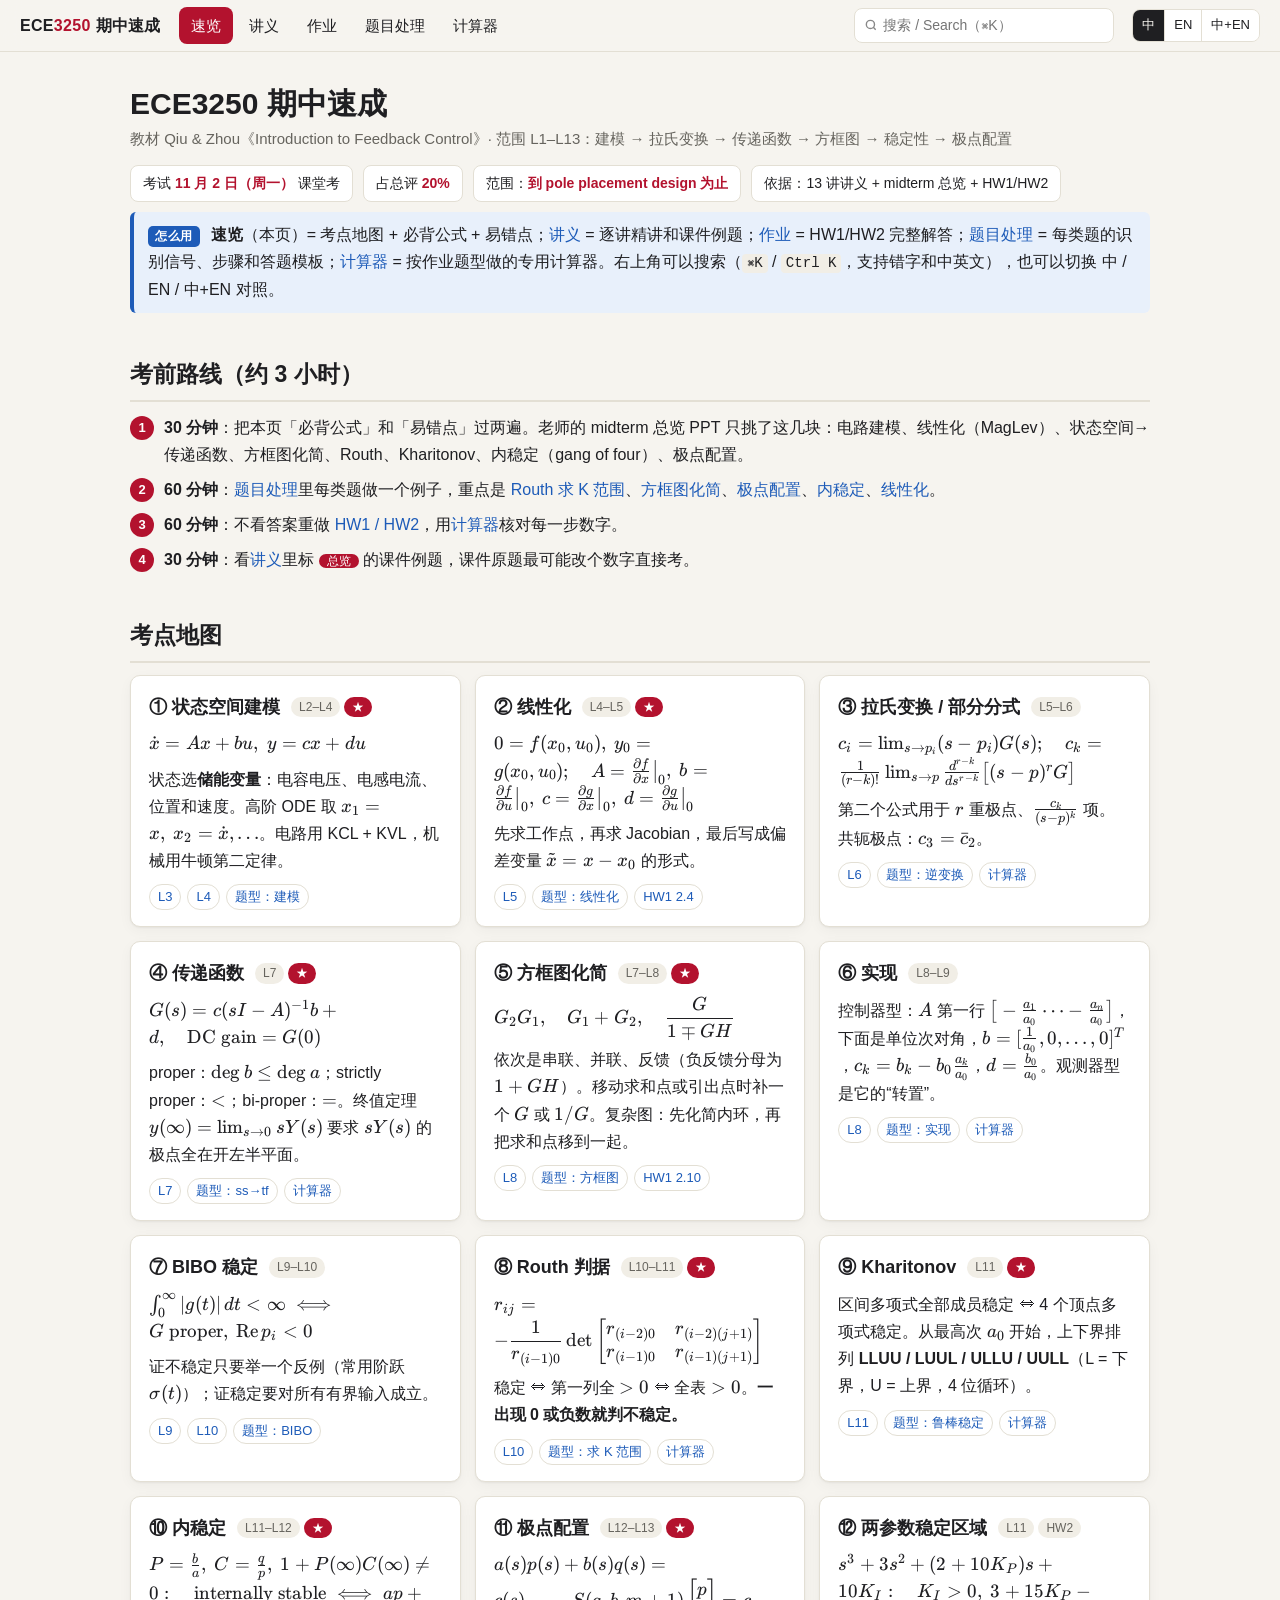
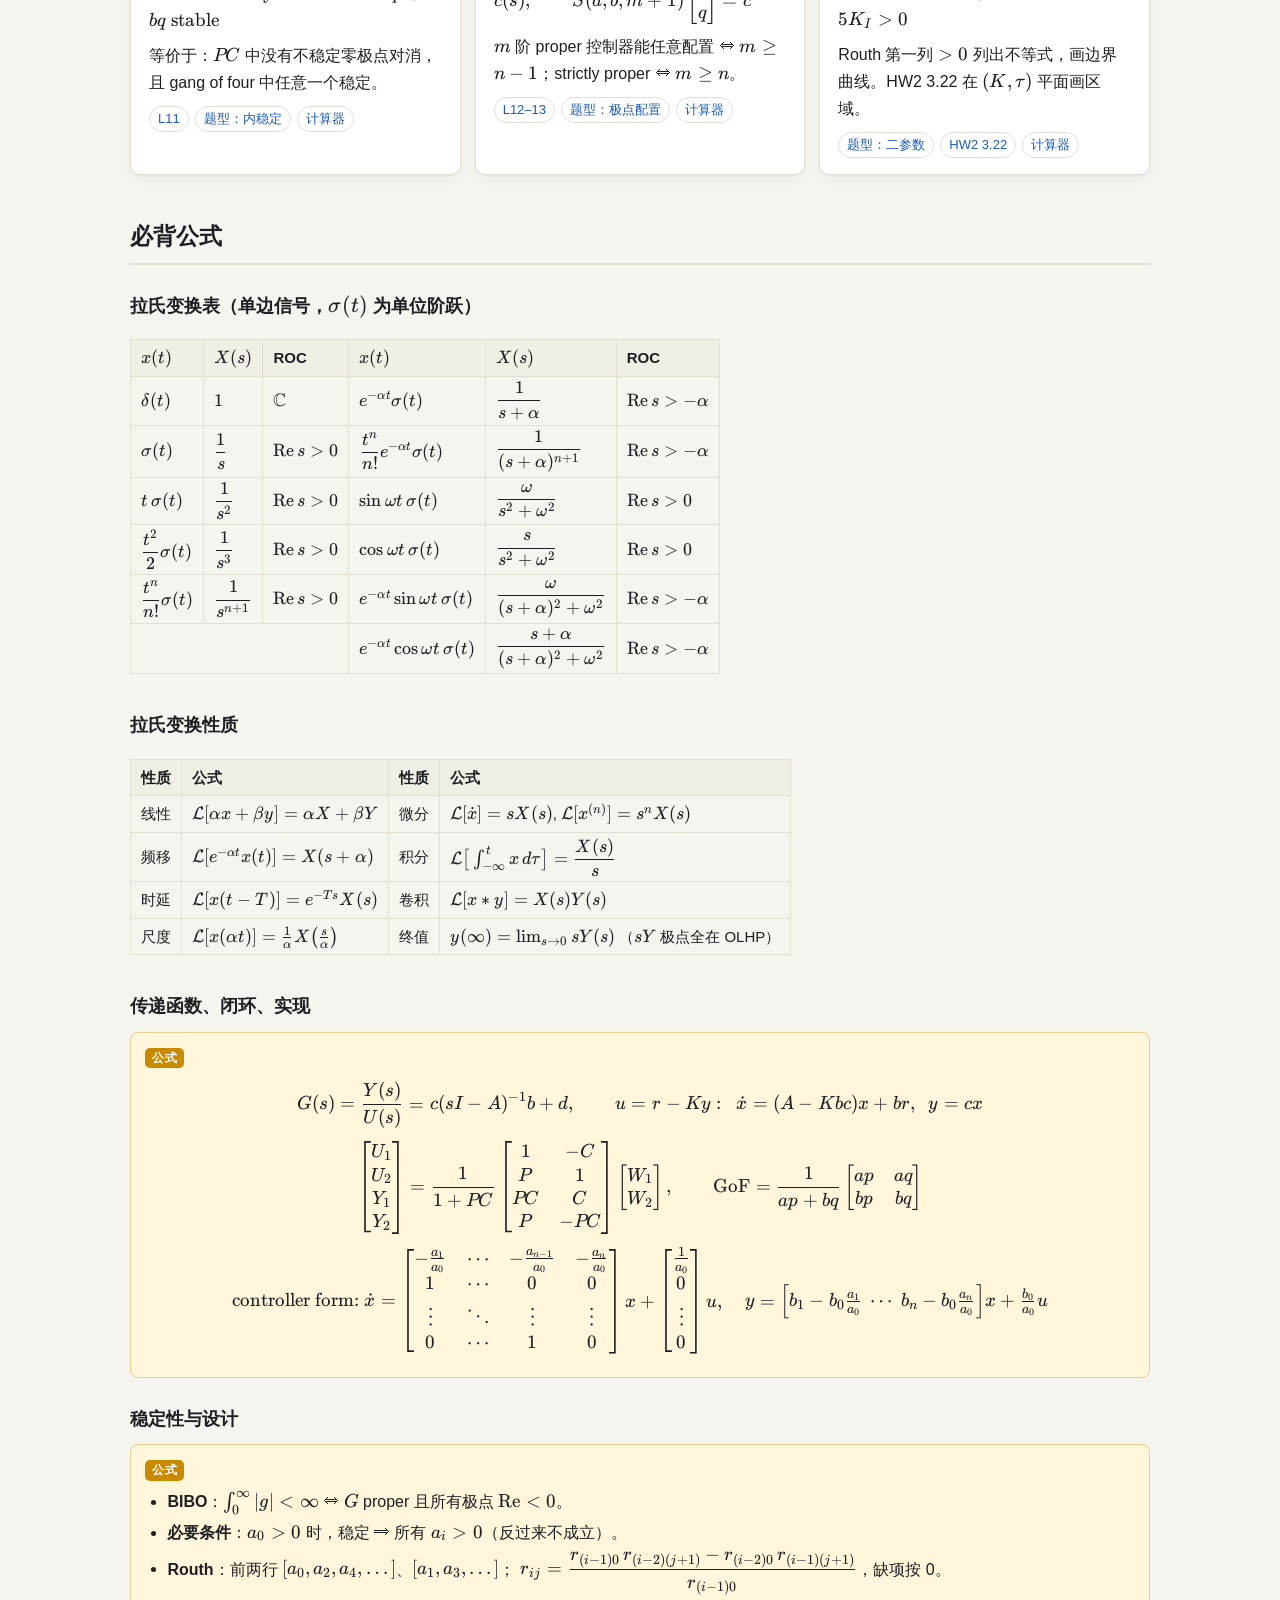
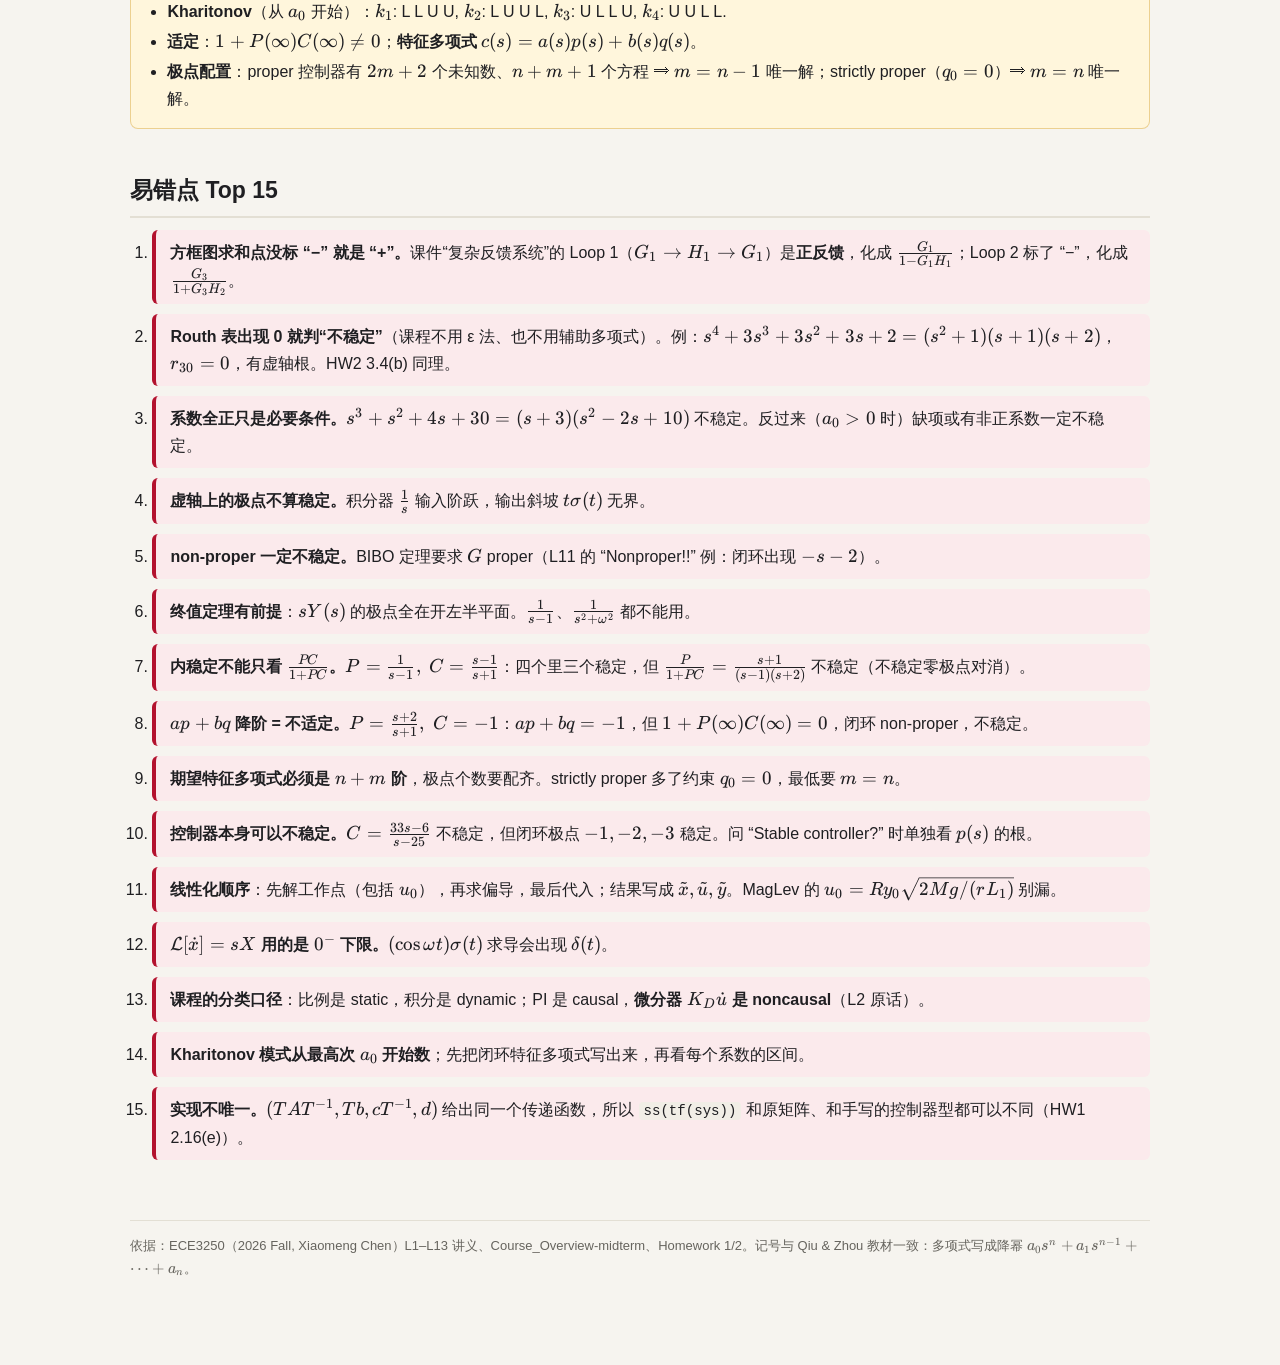
<file: index.html>
<!doctype html>
<html lang="zh-CN">
<head>
<meta charset="utf-8">
<meta name="viewport" content="width=device-width, initial-scale=1">
<title>速览 Overview · ECE3250 期中速成</title>
<script>try{document.documentElement.className='L-'+(localStorage.getItem('ece3250-lang')||'zh')}catch(e){}</script>
<link rel="stylesheet" href="assets/vendor/katex/katex.min.css">
<link rel="stylesheet" href="assets/style.css?v=4">
<script defer src="assets/vendor/katex/katex.min.js"></script>
<script defer src="assets/vendor/katex/auto-render.min.js"></script>
<script defer src="assets/search-index.js?v=4"></script>
<script defer src="assets/ui.js?v=4"></script>
</head>
<body>
<header id="topnav"></header>
<main class="wrap">

<h1><span class="zh">ECE3250 期中速成</span><span class="en">ECE3250 Midterm Crash Review</span>
<small><span class="zh">教材 Qiu &amp; Zhou《Introduction to Feedback Control》· 范围 L1–L13：建模 → 拉氏变换 → 传递函数 → 方框图 → 稳定性 → 极点配置</span><span class="en">Textbook: Qiu &amp; Zhou, <i>Introduction to Feedback Control</i> · Scope L1–L13: modeling → Laplace → transfer functions → block diagrams → stability → pole placement</span></small></h1>
<div class="hero"><div class="facts">
  <span class="fact"><span class="zh">考试 <b>11 月 2 日（周一）</b> 课堂考</span><span class="en">In-class exam <b>Mon, Nov 2</b></span></span>
  <span class="fact"><span class="zh">占总评 <b>20%</b></span><span class="en">Weight <b>20%</b></span></span>
  <span class="fact"><span class="zh">范围：<b>到 pole placement design 为止</b></span><span class="en">Covers <b>everything up to pole placement design</b></span></span>
  <span class="fact"><span class="zh">依据：13 讲讲义 + midterm 总览 + HW1/HW2</span><span class="en">Sources: L1–L13 slides, midterm overview deck, HW1/HW2</span></span>
</div></div>

<div class="tip"><span class="lbl"><span class="zh">怎么用</span><span class="en">How to use</span></span>
<span class="zh"><b>速览</b>（本页）= 考点地图 + 必背公式 + 易错点；<a href="lectures.html">讲义</a> = 逐讲精讲和课件例题；<a href="homework.html">作业</a> = HW1/HW2 完整解答；<a href="methods.html">题目处理</a> = 每类题的识别信号、步骤和答题模板；<a href="calc.html">计算器</a> = 按作业题型做的专用计算器。右上角可以搜索（<kbd>⌘K</kbd> / <kbd>Ctrl K</kbd>，支持错字和中英文），也可以切换 中 / EN / 中+EN 对照。</span>
<span class="en"><b>Overview</b> (this page) = topic map + must-know formulas + common traps; <a href="lectures.html">Lectures</a> = lecture-by-lecture notes with slide examples; <a href="homework.html">Homework</a> = full HW1/HW2 solutions; <a href="methods.html">Problem types</a> = how to recognize and solve each problem type; <a href="calc.html">Calculators</a> = calculators for the homework problem types. Use the search box (<kbd>⌘K</kbd> / <kbd>Ctrl K</kbd>, typo-tolerant, English or Chinese) and the 中 / EN / 中+EN switch at the top right.</span>
</div>

<h2 id="plan" data-kw="plan schedule 复习计划 路线"><span class="zh">考前路线（约 3 小时）</span><span class="en">Last-day plan (~3 hours)</span></h2>
<ol class="steps">
  <li><span class="zh"><b>30 分钟</b>：把本页「必背公式」和「易错点」过两遍。老师的 midterm 总览 PPT 只挑了这几块：电路建模、线性化（MagLev）、状态空间→传递函数、方框图化简、Routh、Kharitonov、内稳定（gang of four）、极点配置。</span><span class="en"><b>30 min</b>: read the must-know formulas and the traps on this page twice. The instructor's midterm overview deck covers exactly: circuit modeling, linearization (MagLev), state space → transfer function, block-diagram reduction, Routh, Kharitonov, internal stability (gang of four), and pole placement.</span></li>
  <li><span class="zh"><b>60 分钟</b>：<a href="methods.html">题目处理</a>里每类题做一个例子，重点是 <a href="methods.html#t-routh-k">Routh 求 K 范围</a>、<a href="methods.html#t-block">方框图化简</a>、<a href="methods.html#t-pole">极点配置</a>、<a href="methods.html#t-internal">内稳定</a>、<a href="methods.html#t-linear">线性化</a>。</span><span class="en"><b>60 min</b>: do one example of each <a href="methods.html">problem type</a>, especially <a href="methods.html#t-routh-k">Routh K-range</a>, <a href="methods.html#t-block">block diagrams</a>, <a href="methods.html#t-pole">pole placement</a>, <a href="methods.html#t-internal">internal stability</a> and <a href="methods.html#t-linear">linearization</a>.</span></li>
  <li><span class="zh"><b>60 分钟</b>：不看答案重做 <a href="homework.html">HW1 / HW2</a>，用<a href="calc.html">计算器</a>核对每一步数字。</span><span class="en"><b>60 min</b>: redo <a href="homework.html">HW1 / HW2</a> without looking, then check every number with the <a href="calc.html">calculators</a>.</span></li>
  <li><span class="zh"><b>30 分钟</b>：看<a href="lectures.html">讲义</a>里标 <span class="tag hot">总览</span> 的课件例题，课件原题最可能改个数字直接考。</span><span class="en"><b>30 min</b>: review the slide examples tagged <span class="tag hot">overview</span> in the <a href="lectures.html">lectures</a> — they are the likeliest to reappear with new numbers.</span></li>
</ol>

<h2 id="map" data-kw="topic map 考点 地图"><span class="zh">考点地图</span><span class="en">Topic map</span></h2>
<div class="grid">
  <div class="card">
    <h3><span class="zh">① 状态空间建模</span><span class="en">① State-space modeling</span> <span class="tags"><span class="tag">L2–L4</span><span class="tag hot">★</span></span></h3>
    <p>$\dot x = Ax+bu,\ y=cx+du$</p>
    <p class="zh">状态选<b>储能变量</b>：电容电压、电感电流、位置和速度。高阶 ODE 取 $x_1=x,\ x_2=\dot x,\dots$。电路用 KCL + KVL，机械用牛顿第二定律。</p>
    <p class="en">Choose <b>energy-storage variables</b> as states: capacitor voltages, inductor currents, positions and velocities. For an $n$-th order ODE take $x_1=x,\ x_2=\dot x,\dots$. Circuits: KCL + KVL; mechanics: Newton's second law.</p>
    <div class="links"><a href="lectures.html#L3">L3</a><a href="lectures.html#L4">L4</a><a href="methods.html#t-model"><span class="zh">题型：建模</span><span class="en">Type: modeling</span></a></div>
  </div>
  <div class="card">
    <h3><span class="zh">② 线性化</span><span class="en">② Linearization</span> <span class="tags"><span class="tag">L4–L5</span><span class="tag hot">★</span></span></h3>
    <p>$0=f(x_0,u_0),\ y_0=g(x_0,u_0);\quad A=\frac{\partial f}{\partial x}\big|_0,\ b=\frac{\partial f}{\partial u}\big|_0,\ c=\frac{\partial g}{\partial x}\big|_0,\ d=\frac{\partial g}{\partial u}\big|_0$</p>
    <p class="zh">先求工作点，再求 Jacobian，最后写成偏差变量 $\tilde x=x-x_0$ 的形式。</p>
    <p class="en">Find the operating point first, then the Jacobians, and write the model in deviation variables $\tilde x=x-x_0$.</p>
    <div class="links"><a href="lectures.html#L5">L5</a><a href="methods.html#t-linear"><span class="zh">题型：线性化</span><span class="en">Type: linearization</span></a><a href="homework.html#hw1-24">HW1 2.4</a></div>
  </div>
  <div class="card">
    <h3><span class="zh">③ 拉氏变换 / 部分分式</span><span class="en">③ Laplace / partial fractions</span> <span class="tags"><span class="tag">L5–L6</span></span></h3>
    <p>$c_i=\lim_{s\to p_i}(s-p_i)G(s);\quad c_k=\frac{1}{(r-k)!}\lim_{s\to p}\frac{d^{r-k}}{ds^{r-k}}\big[(s-p)^rG\big]$</p>
    <p class="zh">第二个公式用于 $r$ 重极点、$\frac{c_k}{(s-p)^k}$ 项。共轭极点：$c_3=\bar c_2$。</p>
    <p class="en">The second formula is for an $r$-fold pole (coefficient of $\frac{1}{(s-p)^k}$). Conjugate poles: $c_3=\bar c_2$.</p>
    <div class="links"><a href="lectures.html#L6">L6</a><a href="methods.html#t-pf"><span class="zh">题型：逆变换</span><span class="en">Type: inverse Laplace</span></a><a href="calc.html#pf"><span class="zh">计算器</span><span class="en">Calculator</span></a></div>
  </div>
  <div class="card">
    <h3><span class="zh">④ 传递函数</span><span class="en">④ Transfer functions</span> <span class="tags"><span class="tag">L7</span><span class="tag hot">★</span></span></h3>
    <p>$G(s)=c(sI-A)^{-1}b+d,\quad \text{DC gain}=G(0)$</p>
    <p class="zh">proper：$\deg b\le\deg a$；strictly proper：$\lt $；bi-proper：$=$。终值定理 $y(\infty)=\lim_{s\to0}sY(s)$ 要求 $sY(s)$ 的极点全在开左半平面。</p>
    <p class="en">Proper: $\deg b\le\deg a$; strictly proper: $\lt $; bi-proper: $=$. FVT $y(\infty)=\lim_{s\to0}sY(s)$ needs all poles of $sY(s)$ in the open left half-plane.</p>
    <div class="links"><a href="lectures.html#L7">L7</a><a href="methods.html#t-ss2tf"><span class="zh">题型：ss→tf</span><span class="en">Type: ss→tf</span></a><a href="calc.html#ss"><span class="zh">计算器</span><span class="en">Calculator</span></a></div>
  </div>
  <div class="card">
    <h3><span class="zh">⑤ 方框图化简</span><span class="en">⑤ Block-diagram reduction</span> <span class="tags"><span class="tag">L7–L8</span><span class="tag hot">★</span></span></h3>
    <p>$G_2G_1,\quad G_1+G_2,\quad \dfrac{G}{1\mp GH}$</p>
    <p class="zh">依次是串联、并联、反馈（负反馈分母为 $1+GH$）。移动求和点或引出点时补一个 $G$ 或 $1/G$。复杂图：先化简内环，再把求和点移到一起。</p>
    <p class="en">Series, parallel, feedback (negative feedback → denominator $1+GH$). Moving a summing or pickoff point inserts a $G$ or $1/G$. For big diagrams: close inner loops first, then merge summing junctions.</p>
    <div class="links"><a href="lectures.html#L8">L8</a><a href="methods.html#t-block"><span class="zh">题型：方框图</span><span class="en">Type: block diagram</span></a><a href="homework.html#hw1-210">HW1 2.10</a></div>
  </div>
  <div class="card">
    <h3><span class="zh">⑥ 实现</span><span class="en">⑥ Realization</span> <span class="tags"><span class="tag">L8–L9</span></span></h3>
    <p class="zh">控制器型：$A$ 第一行 $\big[-\tfrac{a_1}{a_0}\cdots-\tfrac{a_n}{a_0}\big]$，下面是单位次对角，$b=[\tfrac1{a_0},0,\dots,0]^T$，$c_k=b_k-b_0\tfrac{a_k}{a_0}$，$d=\tfrac{b_0}{a_0}$。观测器型是它的“转置”。</p>
    <p class="en">Controller form: first row of $A$ is $\big[-\tfrac{a_1}{a_0}\cdots-\tfrac{a_n}{a_0}\big]$, ones on the subdiagonal, $b=[\tfrac1{a_0},0,\dots,0]^T$, $c_k=b_k-b_0\tfrac{a_k}{a_0}$, $d=\tfrac{b_0}{a_0}$. Observer form is its “transpose”.</p>
    <div class="links"><a href="lectures.html#L8-real">L8</a><a href="methods.html#t-real"><span class="zh">题型：实现</span><span class="en">Type: realization</span></a><a href="calc.html#ss"><span class="zh">计算器</span><span class="en">Calculator</span></a></div>
  </div>
  <div class="card">
    <h3><span class="zh">⑦ BIBO 稳定</span><span class="en">⑦ BIBO stability</span> <span class="tags"><span class="tag">L9–L10</span></span></h3>
    <p>$\int_0^\infty|g(t)|\,dt\lt \infty\iff G\text{ proper},\ \operatorname{Re}p_i\lt 0$</p>
    <p class="zh">证不稳定只要举一个反例（常用阶跃 $\sigma(t)$）；证稳定要对所有有界输入成立。</p>
    <p class="en">To show instability give one counterexample (usually the step $\sigma(t)$); stability must hold for every bounded input.</p>
    <div class="links"><a href="lectures.html#L9">L9</a><a href="lectures.html#L10">L10</a><a href="methods.html#t-bibo"><span class="zh">题型：BIBO</span><span class="en">Type: BIBO</span></a></div>
  </div>
  <div class="card">
    <h3><span class="zh">⑧ Routh 判据</span><span class="en">⑧ Routh criterion</span> <span class="tags"><span class="tag">L10–L11</span><span class="tag hot">★</span></span></h3>
    <p>$r_{ij}=-\dfrac{1}{r_{(i-1)0}}\det\begin{bmatrix}r_{(i-2)0}&r_{(i-2)(j+1)}\\ r_{(i-1)0}&r_{(i-1)(j+1)}\end{bmatrix}$</p>
    <p class="zh">稳定 ⟺ 第一列全 $>0$ ⟺ 全表 $>0$。<b>一出现 0 或负数就判不稳定。</b></p>
    <p class="en">Stable ⟺ first column all $>0$ ⟺ whole table $>0$. <b>Any zero or negative entry ⟹ not stable.</b></p>
    <div class="links"><a href="lectures.html#L10">L10</a><a href="methods.html#t-routh-k"><span class="zh">题型：求 K 范围</span><span class="en">Type: K range</span></a><a href="calc.html#routh"><span class="zh">计算器</span><span class="en">Calculator</span></a></div>
  </div>
  <div class="card">
    <h3><span class="zh">⑨ Kharitonov</span><span class="en">⑨ Kharitonov</span> <span class="tags"><span class="tag">L11</span><span class="tag hot">★</span></span></h3>
    <p class="zh">区间多项式全部成员稳定 ⟺ 4 个顶点多项式稳定。从最高次 $a_0$ 开始，上下界排列 <b>LLUU / LUUL / ULLU / UULL</b>（L = 下界，U = 上界，4 位循环）。</p>
    <p class="en">Every member of an interval polynomial is stable ⟺ four vertex polynomials are stable. Starting from $a_0$, bounds follow <b>LLUU / LUUL / ULLU / UULL</b> (L = lower, U = upper, period 4).</p>
    <div class="links"><a href="lectures.html#L11-kh">L11</a><a href="methods.html#t-khar"><span class="zh">题型：鲁棒稳定</span><span class="en">Type: robust stability</span></a><a href="calc.html#khar"><span class="zh">计算器</span><span class="en">Calculator</span></a></div>
  </div>
  <div class="card">
    <h3><span class="zh">⑩ 内稳定</span><span class="en">⑩ Internal stability</span> <span class="tags"><span class="tag">L11–L12</span><span class="tag hot">★</span></span></h3>
    <p>$P=\tfrac{b}{a},\ C=\tfrac{q}{p},\ 1+P(\infty)C(\infty)\ne0:\quad \text{internally stable}\iff ap+bq \text{ stable}$</p>
    <p class="zh">等价于：$PC$ 中没有不稳定零极点对消，且 gang of four 中任意一个稳定。</p>
    <p class="en">Equivalently: no unstable pole/zero cancellation in $PC$ and any one of the gang of four is stable.</p>
    <div class="links"><a href="lectures.html#L11-int">L11</a><a href="methods.html#t-internal"><span class="zh">题型：内稳定</span><span class="en">Type: internal stability</span></a><a href="calc.html#internal"><span class="zh">计算器</span><span class="en">Calculator</span></a></div>
  </div>
  <div class="card">
    <h3><span class="zh">⑪ 极点配置</span><span class="en">⑪ Pole placement</span> <span class="tags"><span class="tag">L12–L13</span><span class="tag hot">★</span></span></h3>
    <p>$a(s)p(s)+b(s)q(s)=c(s),\qquad S(a,b,m+1)\begin{bmatrix}p\\q\end{bmatrix}=c$</p>
    <p class="zh">$m$ 阶 proper 控制器能任意配置 ⟺ $m\ge n-1$；strictly proper ⟺ $m\ge n$。</p>
    <p class="en">An $m$-th order proper controller can assign all closed-loop poles ⟺ $m\ge n-1$; strictly proper ⟺ $m\ge n$.</p>
    <div class="links"><a href="lectures.html#L12">L12–13</a><a href="methods.html#t-pole"><span class="zh">题型：极点配置</span><span class="en">Type: pole placement</span></a><a href="calc.html#pole"><span class="zh">计算器</span><span class="en">Calculator</span></a></div>
  </div>
  <div class="card">
    <h3><span class="zh">⑫ 两参数稳定区域</span><span class="en">⑫ Two-parameter stability region</span> <span class="tags"><span class="tag">L11</span><span class="tag">HW2</span></span></h3>
    <p>$s^3+3s^2+(2+10K_P)s+10K_I:\quad K_I>0,\ 3+15K_P-5K_I>0$</p>
    <p class="zh">Routh 第一列 $>0$ 列出不等式，画边界曲线。HW2 3.22 在 $(K,\tau)$ 平面画区域。</p>
    <p class="en">Write the Routh first-column inequalities and draw the boundary curves. HW2 3.22 asks for the region in the $(K,\tau)$ plane.</p>
    <div class="links"><a href="methods.html#t-region"><span class="zh">题型：二参数</span><span class="en">Type: 2-parameter</span></a><a href="homework.html#hw2-322">HW2 3.22</a><a href="calc.html#region"><span class="zh">计算器</span><span class="en">Calculator</span></a></div>
  </div>
</div>

<h2 id="formulas" data-kw="formula sheet cheat sheet 公式 拉氏变换表 laplace table properties"><span class="zh">必背公式</span><span class="en">Must-know formulas</span></h2>

<h3 id="f-laplace" data-kw="laplace table 拉普拉斯 变换表"><span class="zh">拉氏变换表（单边信号，$\sigma(t)$ 为单位阶跃）</span><span class="en">Laplace transform table (one-sided signals, $\sigma(t)$ = unit step)</span></h3>
<div class="tbl-wrap"><table>
<tr><th>$x(t)$</th><th>$X(s)$</th><th>ROC</th><th>$x(t)$</th><th>$X(s)$</th><th>ROC</th></tr>
<tr><td>$\delta(t)$</td><td>$1$</td><td>$\mathbb C$</td><td>$e^{-\alpha t}\sigma(t)$</td><td>$\dfrac{1}{s+\alpha}$</td><td>$\operatorname{Re}s>-\alpha$</td></tr>
<tr><td>$\sigma(t)$</td><td>$\dfrac1s$</td><td>$\operatorname{Re}s>0$</td><td>$\dfrac{t^n}{n!}e^{-\alpha t}\sigma(t)$</td><td>$\dfrac{1}{(s+\alpha)^{n+1}}$</td><td>$\operatorname{Re}s>-\alpha$</td></tr>
<tr><td>$t\,\sigma(t)$</td><td>$\dfrac1{s^2}$</td><td>$\operatorname{Re}s>0$</td><td>$\sin\omega t\,\sigma(t)$</td><td>$\dfrac{\omega}{s^2+\omega^2}$</td><td>$\operatorname{Re}s>0$</td></tr>
<tr><td>$\dfrac{t^2}{2}\sigma(t)$</td><td>$\dfrac1{s^3}$</td><td>$\operatorname{Re}s>0$</td><td>$\cos\omega t\,\sigma(t)$</td><td>$\dfrac{s}{s^2+\omega^2}$</td><td>$\operatorname{Re}s>0$</td></tr>
<tr><td>$\dfrac{t^n}{n!}\sigma(t)$</td><td>$\dfrac1{s^{n+1}}$</td><td>$\operatorname{Re}s>0$</td><td>$e^{-\alpha t}\sin\omega t\,\sigma(t)$</td><td>$\dfrac{\omega}{(s+\alpha)^2+\omega^2}$</td><td>$\operatorname{Re}s>-\alpha$</td></tr>
<tr><td colspan="3"></td><td>$e^{-\alpha t}\cos\omega t\,\sigma(t)$</td><td>$\dfrac{s+\alpha}{(s+\alpha)^2+\omega^2}$</td><td>$\operatorname{Re}s>-\alpha$</td></tr>
</table></div>

<h3 id="f-props" data-kw="laplace properties 性质 微分 积分 卷积 时延 频移 final value"><span class="zh">拉氏变换性质</span><span class="en">Laplace transform properties</span></h3>
<div class="tbl-wrap"><table>
<tr><th><span class="zh">性质</span><span class="en">Property</span></th><th><span class="zh">公式</span><span class="en">Formula</span></th><th><span class="zh">性质</span><span class="en">Property</span></th><th><span class="zh">公式</span><span class="en">Formula</span></th></tr>
<tr><td><span class="zh">线性</span><span class="en">Linearity</span></td><td>$\L[\alpha x+\beta y]=\alpha X+\beta Y$</td><td><span class="zh">微分</span><span class="en">Derivative</span></td><td>$\L[\dot x]=sX(s)$, $\L[x^{(n)}]=s^nX(s)$</td></tr>
<tr><td><span class="zh">频移</span><span class="en">Frequency shift</span></td><td>$\L[e^{-\alpha t}x(t)]=X(s+\alpha)$</td><td><span class="zh">积分</span><span class="en">Integration</span></td><td>$\L\big[\int_{-\infty}^t x\,d\tau\big]=\dfrac{X(s)}{s}$</td></tr>
<tr><td><span class="zh">时延</span><span class="en">Time delay</span></td><td>$\L[x(t-T)]=e^{-Ts}X(s)$</td><td><span class="zh">卷积</span><span class="en">Convolution</span></td><td>$\L[x*y]=X(s)Y(s)$</td></tr>
<tr><td><span class="zh">尺度</span><span class="en">Scaling</span></td><td>$\L[x(\alpha t)]=\frac1\alpha X\!\left(\frac s\alpha\right)$</td><td><span class="zh">终值</span><span class="en">Final value</span></td><td>$y(\infty)=\lim_{s\to0}sY(s)$ <span class="zh">（$sY$ 极点全在 OLHP）</span><span class="en">(poles of $sY$ in OLHP)</span></td></tr>
</table></div>

<h3 id="f-tf" data-kw="transfer function closed loop gang of four controller form 闭环 传递函数 实现"><span class="zh">传递函数、闭环、实现</span><span class="en">Transfer functions, closed loop, realization</span></h3>
<div class="key"><span class="lbl"><span class="zh">公式</span><span class="en">Formula</span></span>
$$G(s)=\frac{Y(s)}{U(s)}=c(sI-A)^{-1}b+d,\qquad u=r-Ky:\ \ \dot x=(A-Kbc)x+br,\ \ y=cx$$
$$\begin{bmatrix}U_1\\U_2\\Y_1\\Y_2\end{bmatrix}=\frac{1}{1+PC}\begin{bmatrix}1&-C\\P&1\\PC&C\\P&-PC\end{bmatrix}\begin{bmatrix}W_1\\W_2\end{bmatrix},\qquad
\text{GoF}=\frac{1}{ap+bq}\begin{bmatrix}ap&aq\\bp&bq\end{bmatrix}$$
$$\text{controller form: }\dot x=\begin{bmatrix}-\frac{a_1}{a_0}&\cdots&-\frac{a_{n-1}}{a_0}&-\frac{a_n}{a_0}\\1&\cdots&0&0\\ \vdots&\ddots&\vdots&\vdots\\0&\cdots&1&0\end{bmatrix}x+\begin{bmatrix}\frac1{a_0}\\0\\ \vdots\\0\end{bmatrix}u,\quad y=\Big[b_1-b_0\tfrac{a_1}{a_0}\ \cdots\ b_n-b_0\tfrac{a_n}{a_0}\Big]x+\tfrac{b_0}{a_0}u$$
</div>

<h3 id="f-stab" data-kw="stability routh kharitonov pole placement well posed 稳定 判据"><span class="zh">稳定性与设计</span><span class="en">Stability and design</span></h3>
<div class="key"><span class="lbl"><span class="zh">公式</span><span class="en">Formula</span></span>
<ul>
<li><span class="zh"><b>BIBO</b>：$\int_0^\infty|g|\lt \infty$ ⟺ $G$ proper 且所有极点 $\operatorname{Re}\lt 0$。</span><span class="en"><b>BIBO</b>: $\int_0^\infty|g|\lt \infty$ ⟺ $G$ proper and all poles have $\operatorname{Re}\lt 0$.</span></li>
<li><span class="zh"><b>必要条件</b>：$a_0>0$ 时，稳定 ⟹ 所有 $a_i>0$（反过来不成立）。</span><span class="en"><b>Necessary condition</b>: with $a_0>0$, stable ⟹ all $a_i>0$ (not conversely).</span></li>
<li><span class="zh"><b>Routh</b>：前两行 $[a_0,a_2,a_4,\dots]$、$[a_1,a_3,\dots]$；</span><span class="en"><b>Routh</b>: first rows $[a_0,a_2,a_4,\dots]$, $[a_1,a_3,\dots]$;</span> $r_{ij}=\dfrac{r_{(i-1)0}\,r_{(i-2)(j+1)}-r_{(i-2)0}\,r_{(i-1)(j+1)}}{r_{(i-1)0}}$<span class="zh">，缺项按 0。</span><span class="en">, missing entries = 0.</span></li>
<li><span class="zh"><b>Kharitonov</b>（从 $a_0$ 开始）：</span><span class="en"><b>Kharitonov</b> (from $a_0$): </span>$k_1$: L L U U, $k_2$: L U U L, $k_3$: U L L U, $k_4$: U U L L.</li>
<li><span class="zh"><b>适定</b>：$1+P(\infty)C(\infty)\neq0$；<b>特征多项式</b> $c(s)=a(s)p(s)+b(s)q(s)$。</span><span class="en"><b>Well-posed</b>: $1+P(\infty)C(\infty)\neq0$; <b>characteristic polynomial</b> $c(s)=a(s)p(s)+b(s)q(s)$.</span></li>
<li><span class="zh"><b>极点配置</b>：proper 控制器有 $2m+2$ 个未知数、$n+m+1$ 个方程 ⟹ $m=n-1$ 唯一解；strictly proper（$q_0=0$）⟹ $m=n$ 唯一解。</span><span class="en"><b>Pole placement</b>: a proper controller has $2m+2$ unknowns and $n+m+1$ equations ⟹ unique solution at $m=n-1$; strictly proper ($q_0=0$) ⟹ unique at $m=n$.</span></li>
</ul>
</div>

<h2 id="traps" data-kw="traps pitfalls mistakes 易错 陷阱 注意"><span class="zh">易错点 Top 15</span><span class="en">Top 15 traps</span></h2>
<ol>
<li class="trap"><span class="zh"><b>方框图求和点没标 “−” 就是 “+”。</b>课件“复杂反馈系统”的 Loop 1（$G_1\to H_1\to G_1$）是<b>正反馈</b>，化成 $\frac{G_1}{1-G_1H_1}$；Loop 2 标了 “−”，化成 $\frac{G_3}{1+G_3H_2}$。</span><span class="en"><b>An unmarked summing input is “+”.</b> In the slide's “complicated feedback system”, Loop 1 ($G_1\to H_1\to G_1$) is <b>positive feedback</b>: $\frac{G_1}{1-G_1H_1}$; Loop 2 has a “−”: $\frac{G_3}{1+G_3H_2}$.</span></li>
<li class="trap"><span class="zh"><b>Routh 表出现 0 就判“不稳定”</b>（课程不用 ε 法、也不用辅助多项式）。例：$s^4+3s^3+3s^2+3s+2=(s^2+1)(s+1)(s+2)$，$r_{30}=0$，有虚轴根。HW2 3.4(b) 同理。</span><span class="en"><b>A zero in the Routh table means “not stable”</b> (no ε-trick or auxiliary polynomial in this course). E.g. $s^4+3s^3+3s^2+3s+2=(s^2+1)(s+1)(s+2)$ gives $r_{30}=0$: imaginary-axis roots. Same for HW2 3.4(b).</span></li>
<li class="trap"><span class="zh"><b>系数全正只是必要条件。</b>$s^3+s^2+4s+30=(s+3)(s^2-2s+10)$ 不稳定。反过来（$a_0>0$ 时）缺项或有非正系数一定不稳定。</span><span class="en"><b>All-positive coefficients are only necessary.</b> $s^3+s^2+4s+30=(s+3)(s^2-2s+10)$ is unstable. Conversely (with $a_0>0$) a missing or non-positive coefficient guarantees instability.</span></li>
<li class="trap"><span class="zh"><b>虚轴上的极点不算稳定。</b>积分器 $\frac1s$ 输入阶跃，输出斜坡 $t\sigma(t)$ 无界。</span><span class="en"><b>Poles on the imaginary axis are not stable.</b> The integrator $\frac1s$ maps a step to the unbounded ramp $t\sigma(t)$.</span></li>
<li class="trap"><span class="zh"><b>non-proper 一定不稳定。</b>BIBO 定理要求 $G$ proper（L11 的 “Nonproper!!” 例：闭环出现 $-s-2$）。</span><span class="en"><b>Non-proper means unstable.</b> The BIBO theorem requires $G$ proper (L11 “Nonproper!!” example: closed loop $-s-2$).</span></li>
<li class="trap"><span class="zh"><b>终值定理有前提</b>：$sY(s)$ 的极点全在开左半平面。$\frac1{s-1}$、$\frac{1}{s^2+\omega^2}$ 都不能用。</span><span class="en"><b>FVT has a precondition</b>: all poles of $sY(s)$ in the OLHP. It fails for $\frac1{s-1}$ and $\frac{1}{s^2+\omega^2}$.</span></li>
<li class="trap"><span class="zh"><b>内稳定不能只看 $\frac{PC}{1+PC}$。</b>$P=\frac1{s-1},\ C=\frac{s-1}{s+1}$：四个里三个稳定，但 $\frac{P}{1+PC}=\frac{s+1}{(s-1)(s+2)}$ 不稳定（不稳定零极点对消）。</span><span class="en"><b>Don't check only $\frac{PC}{1+PC}$.</b> $P=\frac1{s-1},\ C=\frac{s-1}{s+1}$: three of four are stable but $\frac{P}{1+PC}=\frac{s+1}{(s-1)(s+2)}$ is not (unstable pole/zero cancellation).</span></li>
<li class="trap"><span class="zh"><b>$ap+bq$ 降阶 = 不适定。</b>$P=\frac{s+2}{s+1},\ C=-1$：$ap+bq=-1$，但 $1+P(\infty)C(\infty)=0$，闭环 non-proper，不稳定。</span><span class="en"><b>Degree drop in $ap+bq$ = ill-posed.</b> $P=\frac{s+2}{s+1},\ C=-1$: $ap+bq=-1$ but $1+P(\infty)C(\infty)=0$, closed loop non-proper, unstable.</span></li>
<li class="trap"><span class="zh"><b>期望特征多项式必须是 $n+m$ 阶</b>，极点个数要配齐。strictly proper 多了约束 $q_0=0$，最低要 $m=n$。</span><span class="en"><b>The desired polynomial must have degree $n+m$</b> (count the poles). Strictly proper adds $q_0=0$, so the minimum is $m=n$.</span></li>
<li class="trap"><span class="zh"><b>控制器本身可以不稳定。</b>$C=\frac{33s-6}{s-25}$ 不稳定，但闭环极点 $-1,-2,-3$ 稳定。问 “Stable controller?” 时单独看 $p(s)$ 的根。</span><span class="en"><b>The controller itself may be unstable.</b> $C=\frac{33s-6}{s-25}$ is unstable while the closed loop ($-1,-2,-3$) is stable. For “Stable controller?” check the roots of $p(s)$.</span></li>
<li class="trap"><span class="zh"><b>线性化顺序</b>：先解工作点（包括 $u_0$），再求偏导，最后代入；结果写成 $\tilde x,\tilde u,\tilde y$。MagLev 的 $u_0=Ry_0\sqrt{2Mg/(rL_1)}$ 别漏。</span><span class="en"><b>Linearization order</b>: solve the operating point (including $u_0$), differentiate, then substitute; write the result in $\tilde x,\tilde u,\tilde y$. Don't forget $u_0=Ry_0\sqrt{2Mg/(rL_1)}$ for MagLev.</span></li>
<li class="trap"><span class="zh"><b>$\L[\dot x]=sX$ 用的是 $0^-$ 下限。</b>$(\cos\omega t)\sigma(t)$ 求导会出现 $\delta(t)$。</span><span class="en"><b>$\L[\dot x]=sX$ uses the $0^-$ lower limit.</b> Differentiating $(\cos\omega t)\sigma(t)$ produces a $\delta(t)$.</span></li>
<li class="trap"><span class="zh"><b>课程的分类口径</b>：比例是 static，积分是 dynamic；PI 是 causal，<b>微分器 $K_D\dot u$ 是 noncausal</b>（L2 原话）。</span><span class="en"><b>Course conventions</b>: proportional = static, integral = dynamic; PI is causal, <b>the differentiator $K_D\dot u$ is noncausal</b> (as stated in L2).</span></li>
<li class="trap"><span class="zh"><b>Kharitonov 模式从最高次 $a_0$ 开始数</b>；先把闭环特征多项式写出来，再看每个系数的区间。</span><span class="en"><b>Kharitonov patterns start at the leading coefficient $a_0$</b>; write the closed-loop characteristic polynomial first, then read each coefficient's interval.</span></li>
<li class="trap"><span class="zh"><b>实现不唯一。</b>$(TAT^{-1},Tb,cT^{-1},d)$ 给出同一个传递函数，所以 <code>ss(tf(sys))</code> 和原矩阵、和手写的控制器型都可以不同（HW1 2.16(e)）。</span><span class="en"><b>Realizations are not unique.</b> $(TAT^{-1},Tb,cT^{-1},d)$ has the same transfer function, so <code>ss(tf(sys))</code>, the original matrices and your controller form can all differ (HW1 2.16(e)).</span></li>
</ol>

<div class="foot"><span class="zh">依据：ECE3250（2026 Fall, Xiaomeng Chen）L1–L13 讲义、Course_Overview-midterm、Homework 1/2。记号与 Qiu &amp; Zhou 教材一致：多项式写成降幂 $a_0s^n+a_1s^{n-1}+\dots+a_n$。</span><span class="en">Sources: ECE3250 (Fall 2026, Xiaomeng Chen) slides L1–L13, Course_Overview-midterm, Homework 1/2. Notation follows Qiu &amp; Zhou: polynomials in descending powers $a_0s^n+a_1s^{n-1}+\dots+a_n$.</span></div>
</main>
</body>
</html>
</file>
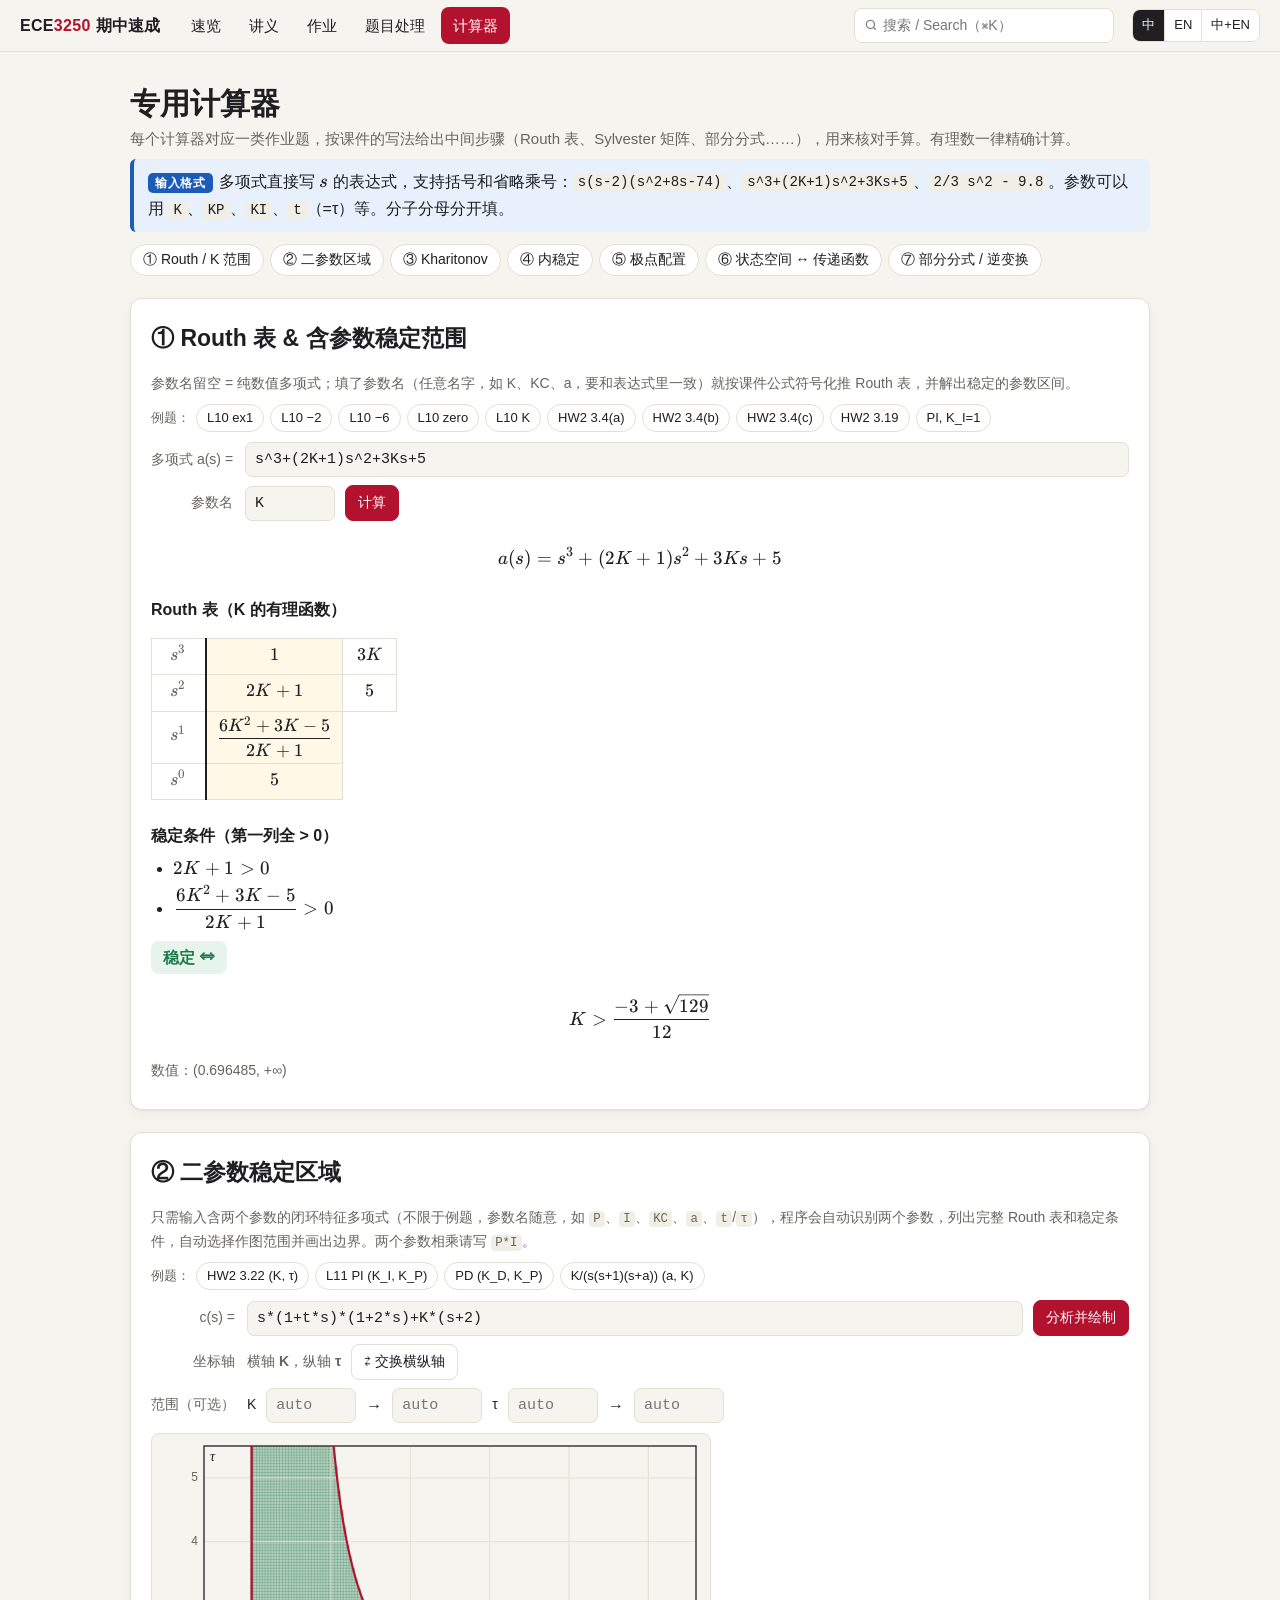
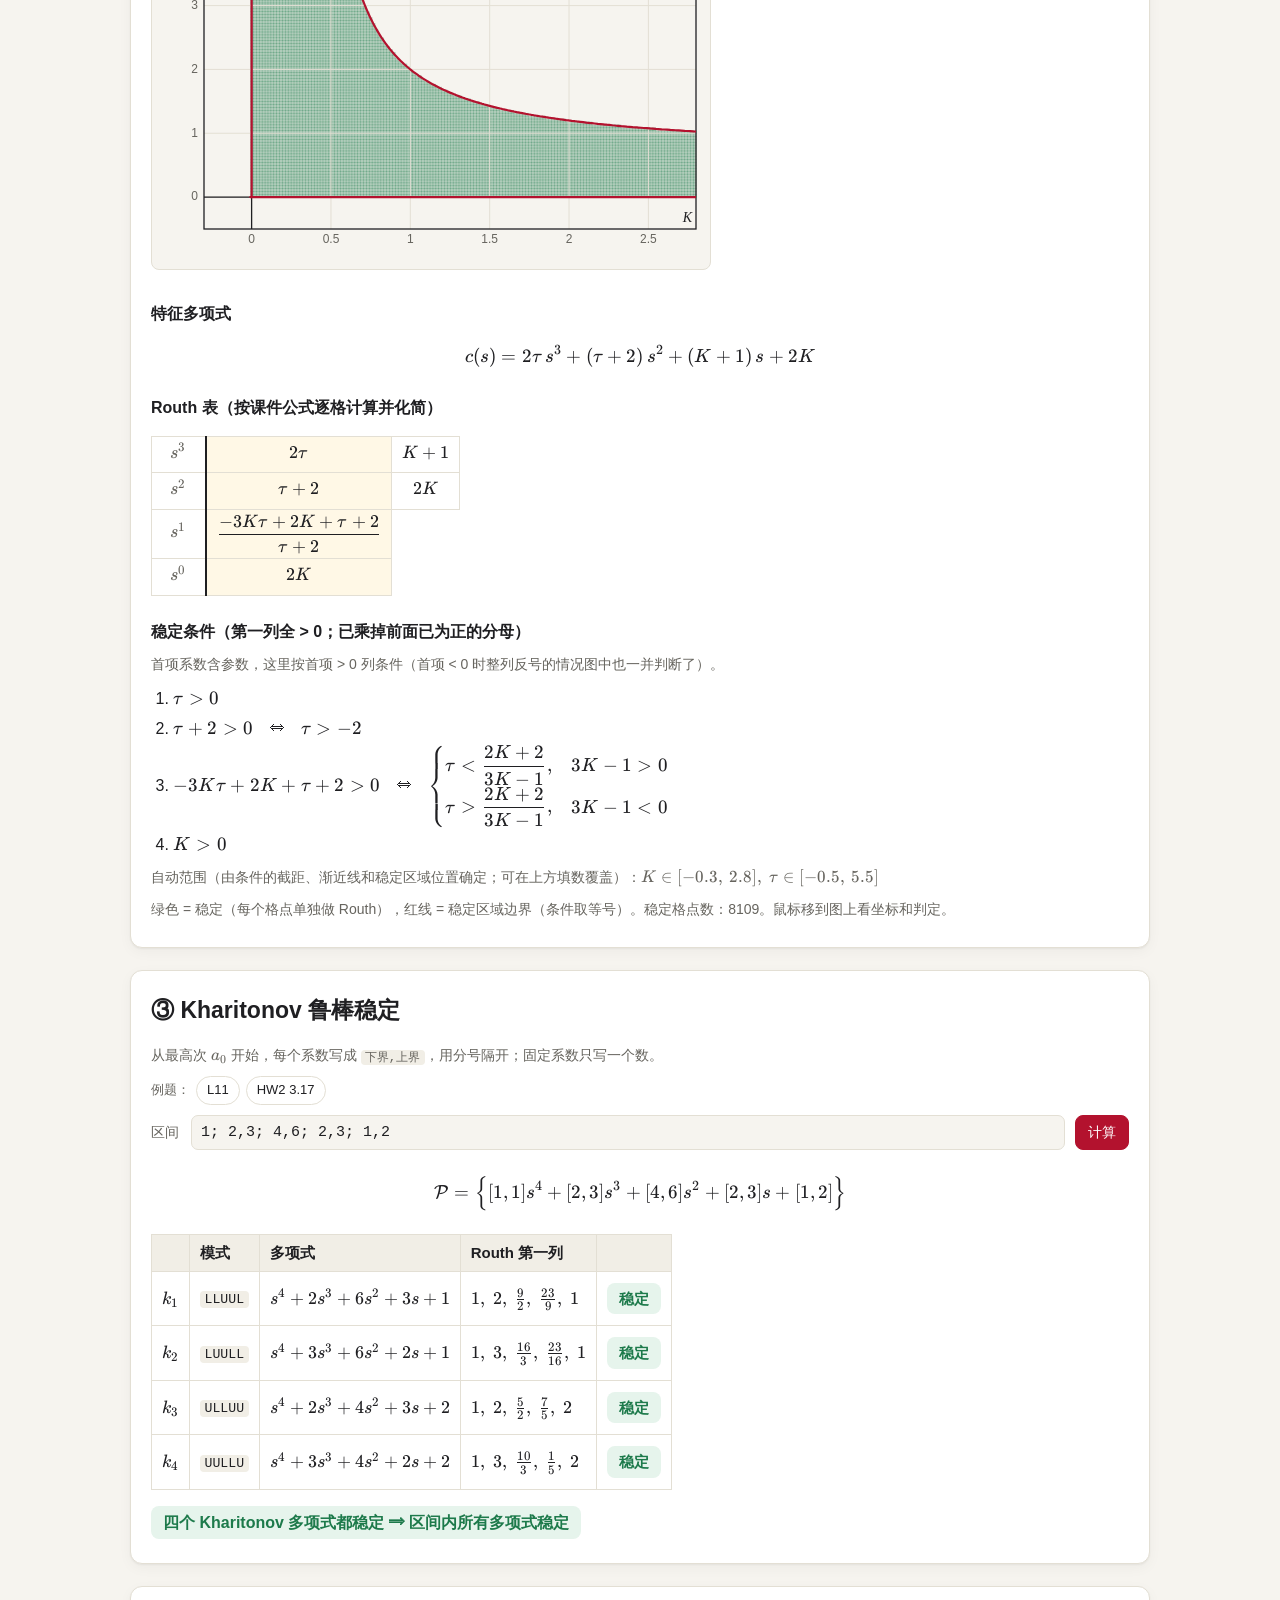
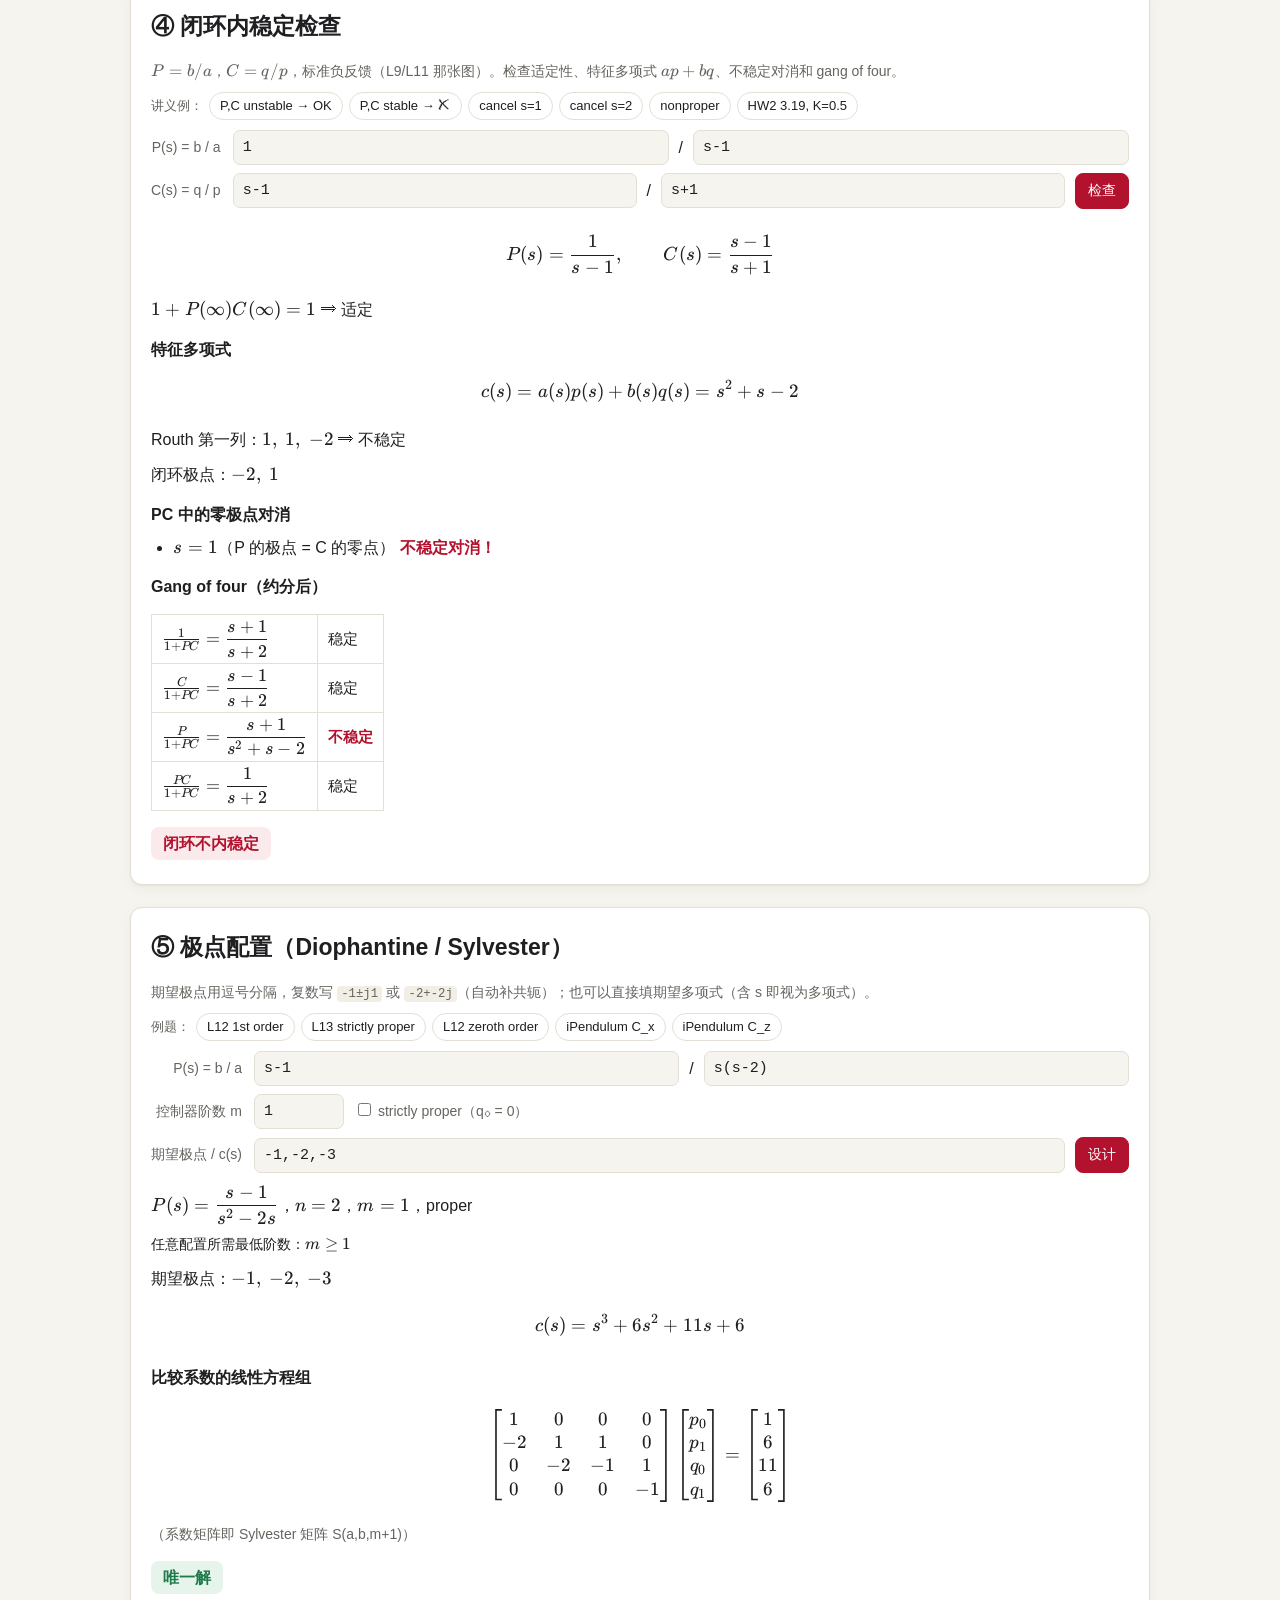
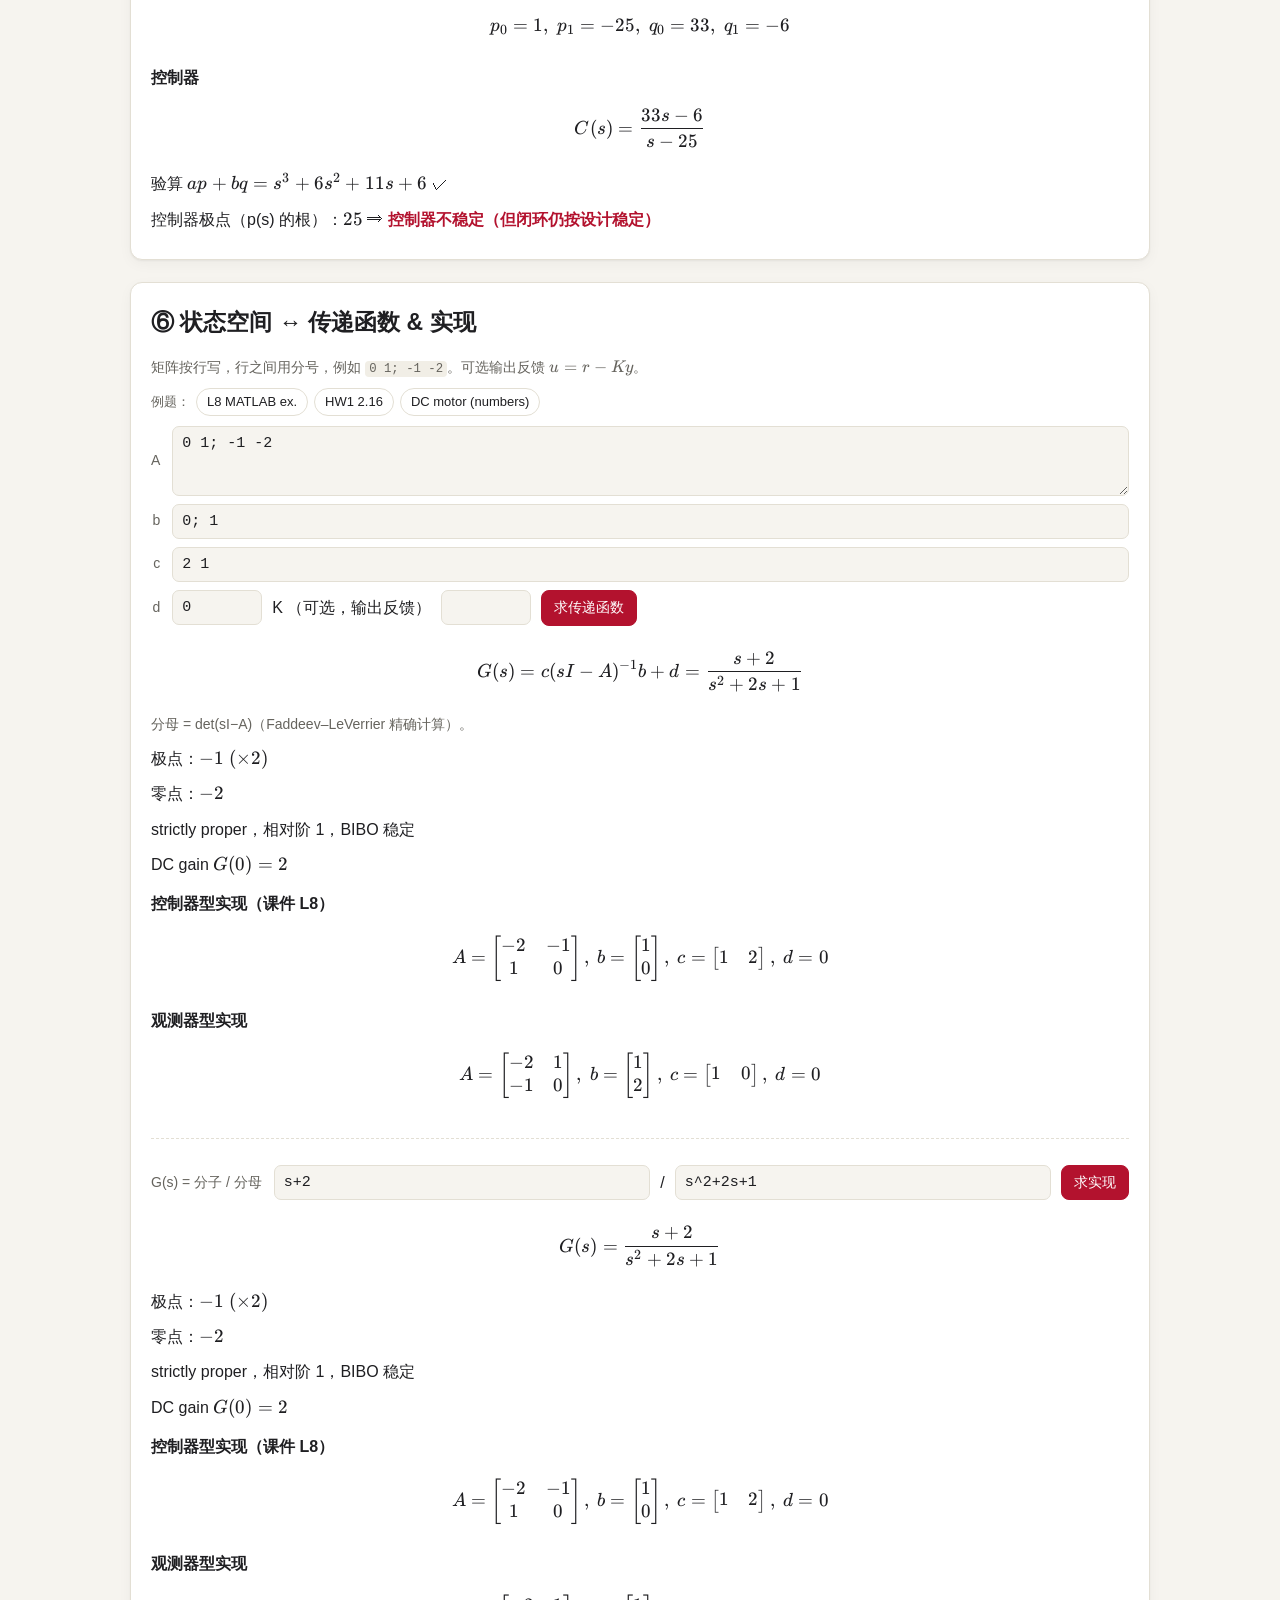
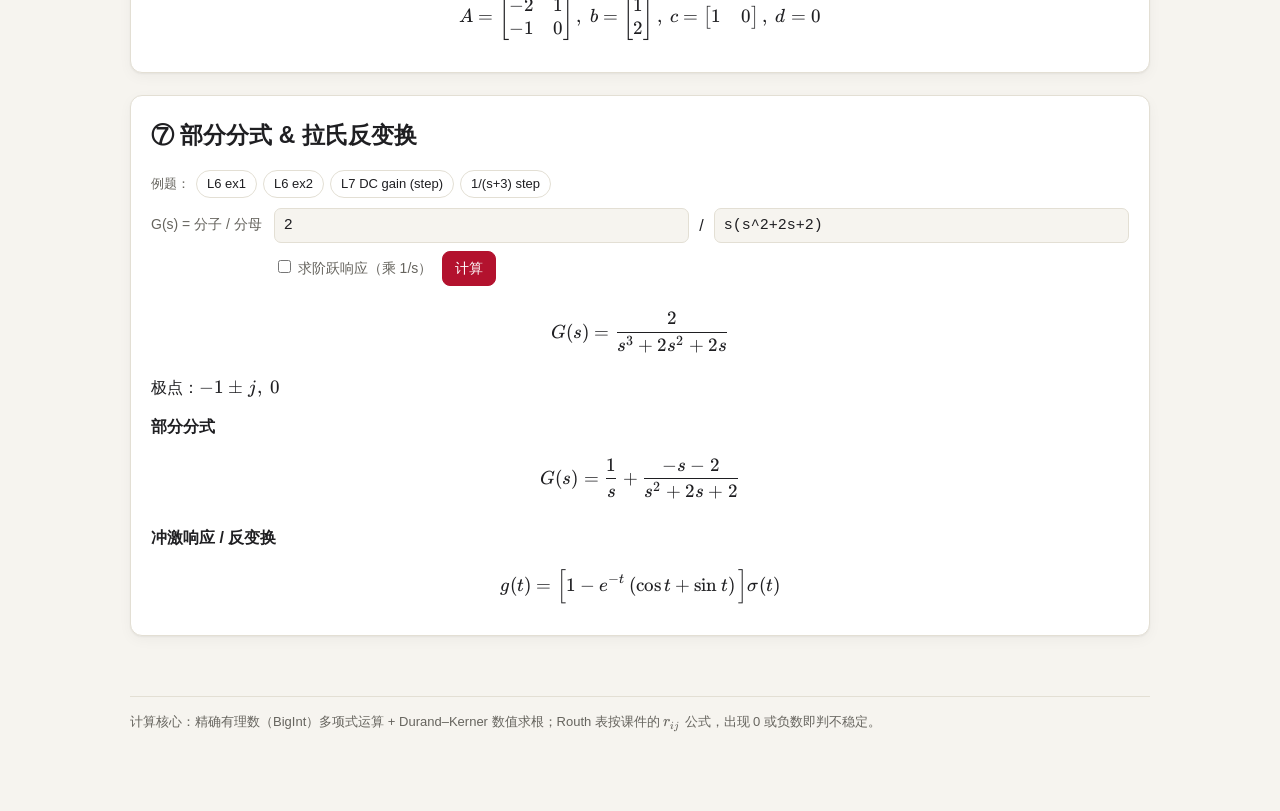
<file: calc.html>
<!doctype html>
<html lang="zh-CN">
<head>
<meta charset="utf-8">
<meta name="viewport" content="width=device-width, initial-scale=1">
<title>计算器 Calculators · ECE3250 期中速成</title>
<script>try{document.documentElement.className='L-'+(localStorage.getItem('ece3250-lang')||'zh')}catch(e){}</script>
<link rel="stylesheet" href="assets/vendor/katex/katex.min.css">
<link rel="stylesheet" href="assets/style.css?v=4">
<script defer src="assets/vendor/katex/katex.min.js"></script>
<script defer src="assets/vendor/katex/auto-render.min.js"></script>
<script defer src="assets/search-index.js?v=4"></script>
<script defer src="assets/cmath.js?v=4"></script>
<script defer src="assets/ui.js?v=4"></script>
<script defer src="assets/calc.js?v=5"></script>
</head>
<body>
<header id="topnav"></header>
<main class="wrap">
<h1><span class="zh">专用计算器</span><span class="en">Problem-type calculators</span>
<small><span class="zh">每个计算器对应一类作业题，按课件的写法给出中间步骤（Routh 表、Sylvester 矩阵、部分分式……），用来核对手算。有理数一律精确计算。</span><span class="en">Each calculator matches one homework problem type and shows the intermediate steps in the slides' notation (Routh table, Sylvester matrix, partial fractions…) so you can check hand calculations. Rational arithmetic is exact.</span></small></h1>
<div class="tip"><span class="lbl"><span class="zh">输入格式</span><span class="en">Input syntax</span></span><span class="zh">多项式直接写 $s$ 的表达式，支持括号和省略乘号：<code>s(s-2)(s^2+8s-74)</code>、<code>s^3+(2K+1)s^2+3Ks+5</code>、<code>2/3 s^2 - 9.8</code>。参数可以用 <code>K</code>、<code>KP</code>、<code>KI</code>、<code>t</code>（=τ）等。分子分母分开填。</span><span class="en">Type polynomials as expressions in $s$ with parentheses and implicit multiplication: <code>s(s-2)(s^2+8s-74)</code>, <code>s^3+(2K+1)s^2+3Ks+5</code>, <code>2/3 s^2 - 9.8</code>. Parameters may be <code>K</code>, <code>KP</code>, <code>KI</code>, <code>t</code> (=τ), etc. Enter numerators and denominators separately.</span></div>
<nav class="calc-nav">
  <a href="#routh">① Routh / <span class="zh">K 范围</span><span class="en">K range</span></a>
  <a href="#region">② <span class="zh">二参数区域</span><span class="en">2-param region</span></a>
  <a href="#khar">③ Kharitonov</a>
  <a href="#internal">④ <span class="zh">内稳定</span><span class="en">Internal stability</span></a>
  <a href="#pole">⑤ <span class="zh">极点配置</span><span class="en">Pole placement</span></a>
  <a href="#ss">⑥ <span class="zh">状态空间 ↔ 传递函数</span><span class="en">SS ↔ TF</span></a>
  <a href="#pf">⑦ <span class="zh">部分分式 / 逆变换</span><span class="en">Partial fractions</span></a>
</nav>

<!-- ① Routh -->
<section class="calc" id="routh-sec">
<h2 id="routh" data-kw="routh table calculator parameter K range stability polynomial">① <span class="zh">Routh 表 &amp; 含参数稳定范围</span><span class="en">Routh table &amp; parametric stability range</span></h2>
<p class="muted small"><span class="zh">参数名留空 = 纯数值多项式；填了参数名（任意名字，如 K、KC、a，要和表达式里一致）就按课件公式符号化推 Routh 表，并解出稳定的参数区间。</span><span class="en">Leave the parameter blank for a numeric polynomial; with a parameter name (any name such as K, KC or a, matching the expression) the table is built symbolically and the stable parameter intervals are solved.</span></p>
<div class="presets"><span><span class="zh">例题：</span><span class="en">Examples:</span></span>
<button data-routh="s^4+10s^3+35s^2+50s+24|">L10 ex1</button>
<button data-routh="s^3+2s^2+3s+10|">L10 −2</button>
<button data-routh="s^5+10s^4+35s^3+50s^2+24s+300|">L10 −6</button>
<button data-routh="s^4+3s^3+3s^2+3s+2|">L10 zero</button>
<button data-routh="s^4+2s^3+4s^2+4s+K|K">L10 K</button>
<button data-routh="s^4+2s^3+9s^2+2s+5|">HW2 3.4(a)</button>
<button data-routh="s^5+5s^4+12s^3+24s^2+32s+16|">HW2 3.4(b)</button>
<button data-routh="s^3+(2K+1)s^2+3Ks+5|K">HW2 3.4(c)</button>
<button data-routh="s^3+s^2+10s+5+K(s^2+15)|K">HW2 3.19</button>
<button data-routh="s^3+3s^2+(2+10KP)s+10|KP">PI, K_I=1</button>
</div>
<div class="form">
<label for="routh-in"><span class="zh">多项式</span><span class="en">Polynomial</span> a(s) =</label><input type="text" id="routh-in" value="s^3+(2K+1)s^2+3Ks+5">
<label for="routh-param"><span class="zh">参数名</span><span class="en">Parameter</span></label><div class="row"><input type="text" id="routh-param" class="short" value="K"><button class="primary" id="routh-go"><span class="zh">计算</span><span class="en">Compute</span></button></div>
</div>
<div class="out" id="routh-out"></div>
</section>

<!-- ② region -->
<section class="calc" id="region-sec">
<h2 id="region" data-kw="two parameter stability region plot pi controller tau K plane">② <span class="zh">二参数稳定区域</span><span class="en">Two-parameter stability region</span></h2>
<p class="muted small"><span class="zh">只需输入含两个参数的闭环特征多项式（不限于例题，参数名随意，如 <code>P</code>、<code>I</code>、<code>KC</code>、<code>a</code>、<code>t</code>/<code>τ</code>），程序会自动识别两个参数，列出完整 Routh 表和稳定条件，自动选择作图范围并画出边界。两个参数相乘请写 <code>P*I</code>。</span><span class="en">Just type the closed-loop characteristic polynomial with two parameters (any names such as <code>P</code>, <code>I</code>, <code>KC</code>, <code>a</code>, <code>t</code>/<code>τ</code>). The parameters are detected automatically; the full Routh table, the stability conditions, the plot range and the boundary are all derived for you. Write products of two parameters as <code>P*I</code>.</span></p>
<div class="presets"><span><span class="zh">例题：</span><span class="en">Examples:</span></span><button data-region="hw322">HW2 3.22 (K, τ)</button><button data-region="pi">L11 PI (K_I, K_P)</button><button data-region="pd">PD (K_D, K_P)</button><button data-region="ka">K/(s(s+1)(s+a)) (a, K)</button></div>
<div class="form">
<label for="rg-in">c(s) =</label><div class="row"><input type="text" id="rg-in" value="s*(1+t*s)*(1+2*s)+K*(s+2)"><button class="primary" id="rg-go"><span class="zh">分析并绘制</span><span class="en">Analyze &amp; plot</span></button></div>
<label><span class="zh">坐标轴</span><span class="en">Axes</span></label><div class="row"><span id="rg-axes" class="muted small"><span class="zh">（自动识别）</span><span class="en">(auto)</span></span><button id="rg-swap"><span class="zh">⇄ 交换横纵轴</span><span class="en">⇄ Swap axes</span></button></div>
<label><span class="zh">范围（可选）</span><span class="en">Range (optional)</span></label><div class="row"><span id="rg-xl" class="small">x</span><input type="text" id="rg-x0" class="short" placeholder="auto"><span>→</span><input type="text" id="rg-x1" class="short" placeholder="auto"><span id="rg-yl" class="small">y</span><input type="text" id="rg-y0" class="short" placeholder="auto"><span>→</span><input type="text" id="rg-y1" class="short" placeholder="auto"></div>
</div>
<canvas class="region" id="rg-canvas"></canvas>
<div class="readout" id="rg-read"></div>
<div class="out" id="rg-out"></div>
</section>

<!-- ③ Kharitonov -->
<section class="calc" id="khar-sec">
<h2 id="khar" data-kw="kharitonov interval polynomial robust stability calculator">③ <span class="zh">Kharitonov 鲁棒稳定</span><span class="en">Kharitonov robust stability</span></h2>
<p class="muted small"><span class="zh">从最高次 $a_0$ 开始，每个系数写成 <code>下界,上界</code>，用分号隔开；固定系数只写一个数。</span><span class="en">From the leading coefficient $a_0$, write each coefficient as <code>lower,upper</code> separated by semicolons; a fixed coefficient is a single number.</span></p>
<div class="presets"><span><span class="zh">例题：</span><span class="en">Examples:</span></span><button data-kh="1; 3,4; 3,4; 2,3; 0.5,1">L11</button><button data-kh="1; 2,3; 4,6; 2,3; 1,2">HW2 3.17</button></div>
<div class="form">
<label for="kh-in"><span class="zh">区间</span><span class="en">Intervals</span></label><div class="row"><input type="text" id="kh-in" value="1; 2,3; 4,6; 2,3; 1,2"><button class="primary" id="kh-go"><span class="zh">计算</span><span class="en">Compute</span></button></div>
</div>
<div class="out" id="kh-out"></div>
</section>

<!-- ④ internal -->
<section class="calc" id="internal-sec">
<h2 id="internal" data-kw="internal stability gang of four characteristic polynomial pole zero cancellation well posed calculator">④ <span class="zh">闭环内稳定检查</span><span class="en">Internal stability check</span></h2>
<p class="muted small"><span class="zh">$P=b/a$，$C=q/p$，标准负反馈（L9/L11 那张图）。检查适定性、特征多项式 $ap+bq$、不稳定对消和 gang of four。</span><span class="en">$P=b/a$, $C=q/p$ in the standard negative-feedback loop (L9/L11). Checks well-posedness, $ap+bq$, unstable cancellations and the gang of four.</span></p>
<div class="presets"><span><span class="zh">讲义例：</span><span class="en">Slide examples:</span></span>
<button data-int="s-1|s(s-2)|33s-6|s-25">P,C unstable → OK</button>
<button data-int="1|(s+1)^3|10|1">P,C stable → ✗</button>
<button data-int="1|s-1|s-1|s+1">cancel s=1</button>
<button data-int="s-2|s+1|1|s-2">cancel s=2</button>
<button data-int="s+2|s+1|-1|1">nonproper</button>
<button data-int="s^2+15|s^3+s^2+10s+5|0.5|1">HW2 3.19, K=0.5</button>
</div>
<div class="form">
<label>P(s) = b / a</label><div class="row"><input type="text" id="int-b" value="1"><span>/</span><input type="text" id="int-a" value="s-1"></div>
<label>C(s) = q / p</label><div class="row"><input type="text" id="int-q" value="s-1"><span>/</span><input type="text" id="int-p" value="s+1"><button class="primary" id="int-go"><span class="zh">检查</span><span class="en">Check</span></button></div>
</div>
<div class="out" id="int-out"></div>
</section>

<!-- ⑤ pole placement -->
<section class="calc" id="pole-sec">
<h2 id="pole" data-kw="pole placement diophantine sylvester controller design calculator desired poles">⑤ <span class="zh">极点配置（Diophantine / Sylvester）</span><span class="en">Pole placement (Diophantine / Sylvester)</span></h2>
<p class="muted small"><span class="zh">期望极点用逗号分隔，复数写 <code>-1±j1</code> 或 <code>-2+-2j</code>（自动补共轭）；也可以直接填期望多项式（含 s 即视为多项式）。</span><span class="en">Desired poles separated by commas; complex pairs as <code>-1±j1</code> or <code>-2+-2j</code> (conjugate added); or type the desired polynomial directly (anything containing s).</span></p>
<div class="presets"><span><span class="zh">例题：</span><span class="en">Examples:</span></span>
<button data-pole="s-1|s(s-2)|1|0|-1,-2,-3">L12 1st order</button>
<button data-pole="s-1|s(s-2)|2|1|-1±j1, -2±j2">L13 strictly proper</button>
<button data-pole="1|s(s+2)|0|0|-1,-1">L12 zeroth order</button>
<button data-pole="2/3 s^2-9.8|s^2(s^2-3*9.8)|3|0|-6, -0.5±j4, -2±j2.5, -8.5±j4.5">iPendulum C_x</button>
<button data-pole="-(1/3 s^2+9.8)|s^2(s^2-3*9.8)|3|0|-6, -0.5±j4, -2±j2.5, -8.5±j4.5">iPendulum C_z</button>
</div>
<div class="form">
<label>P(s) = b / a</label><div class="row"><input type="text" id="pp-b" value="s-1"><span>/</span><input type="text" id="pp-a" value="s(s-2)"></div>
<label><span class="zh">控制器阶数</span><span class="en">Controller order</span> m</label><div class="row"><input type="text" id="pp-m" class="short" value="1"><label style="text-align:left"><input type="checkbox" id="pp-strict"> strictly proper（q₀ = 0）</label></div>
<label><span class="zh">期望极点 / c(s)</span><span class="en">Desired poles / c(s)</span></label><div class="row"><input type="text" id="pp-c" value="-1,-2,-3"><button class="primary" id="pp-go"><span class="zh">设计</span><span class="en">Design</span></button></div>
</div>
<div class="out" id="pp-out"></div>
</section>

<!-- ⑥ SS <-> TF -->
<section class="calc" id="ss-sec">
<h2 id="ss" data-kw="state space transfer function ss2tf realization controller form observer form poles zeros dc gain matlab calculator">⑥ <span class="zh">状态空间 ↔ 传递函数 &amp; 实现</span><span class="en">State space ↔ transfer function &amp; realizations</span></h2>
<p class="muted small"><span class="zh">矩阵按行写，行之间用分号，例如 <code>0 1; -1 -2</code>。可选输出反馈 $u=r-Ky$。</span><span class="en">Matrices row by row, rows separated by semicolons, e.g. <code>0 1; -1 -2</code>. Optional output feedback $u=r-Ky$.</span></p>
<div class="presets"><span><span class="zh">例题：</span><span class="en">Examples:</span></span><button data-ss="L8">L8 MATLAB ex.</button><button data-ss="hw216">HW1 2.16</button><button data-ss="motor">DC motor (numbers)</button></div>
<div class="form">
<label>A</label><textarea id="ss-A">0 1; -1 -2</textarea>
<label>b</label><input type="text" id="ss-B" value="0; 1">
<label>c</label><input type="text" id="ss-C" value="2 1">
<label>d</label><div class="row"><input type="text" id="ss-D" class="short" value="0"><span>K <span class="zh">（可选，输出反馈）</span><span class="en">(optional, output feedback)</span></span><input type="text" id="ss-K" class="short" value=""><button class="primary" id="ss-go"><span class="zh">求传递函数</span><span class="en">To TF</span></button></div>
</div>
<div class="out" id="ss-out"></div>
<hr>
<div class="form">
<label>G(s) = <span class="zh">分子 / 分母</span><span class="en">num / den</span></label><div class="row"><input type="text" id="tf-n" value="s+2"><span>/</span><input type="text" id="tf-d" value="s^2+2s+1"><button class="primary" id="tf-go"><span class="zh">求实现</span><span class="en">Realize</span></button></div>
</div>
<div class="out" id="tf-out"></div>
</section>

<!-- ⑦ partial fractions -->
<section class="calc" id="pf-sec">
<h2 id="pf" data-kw="partial fraction inverse laplace transform impulse response step response residue final value dc gain calculator">⑦ <span class="zh">部分分式 &amp; 拉氏反变换</span><span class="en">Partial fractions &amp; inverse Laplace</span></h2>
<div class="presets"><span><span class="zh">例题：</span><span class="en">Examples:</span></span>
<button data-pf="2|s(s^2+2s+2)|0">L6 ex1</button>
<button data-pf="1|(s+1)^2 s^3|0">L6 ex2</button>
<button data-pf="s^2+5s+3|s^3+4s^2+2s+5|1">L7 DC gain (step)</button>
<button data-pf="1|s+3|1">1/(s+3) step</button>
</div>
<div class="form">
<label>G(s) = <span class="zh">分子 / 分母</span><span class="en">num / den</span></label><div class="row"><input type="text" id="pf-n" value="2"><span>/</span><input type="text" id="pf-d" value="s(s^2+2s+2)"></div>
<label></label><div class="row"><label style="text-align:left"><input type="checkbox" id="pf-step"> <span class="zh">求阶跃响应（乘 1/s）</span><span class="en">Step response (multiply by 1/s)</span></label><button class="primary" id="pf-go"><span class="zh">计算</span><span class="en">Compute</span></button></div>
</div>
<div class="out" id="pf-out"></div>
</section>

<div class="foot"><span class="zh">计算核心：精确有理数（BigInt）多项式运算 + Durand–Kerner 数值求根；Routh 表按课件的 $r_{ij}$ 公式，出现 0 或负数即判不稳定。</span><span class="en">Engine: exact rational (BigInt) polynomial arithmetic + Durand–Kerner root finding; Routh follows the slides' $r_{ij}$ formula and stops at the first zero or negative entry.</span></div>
</main>
</body>
</html>
</file>
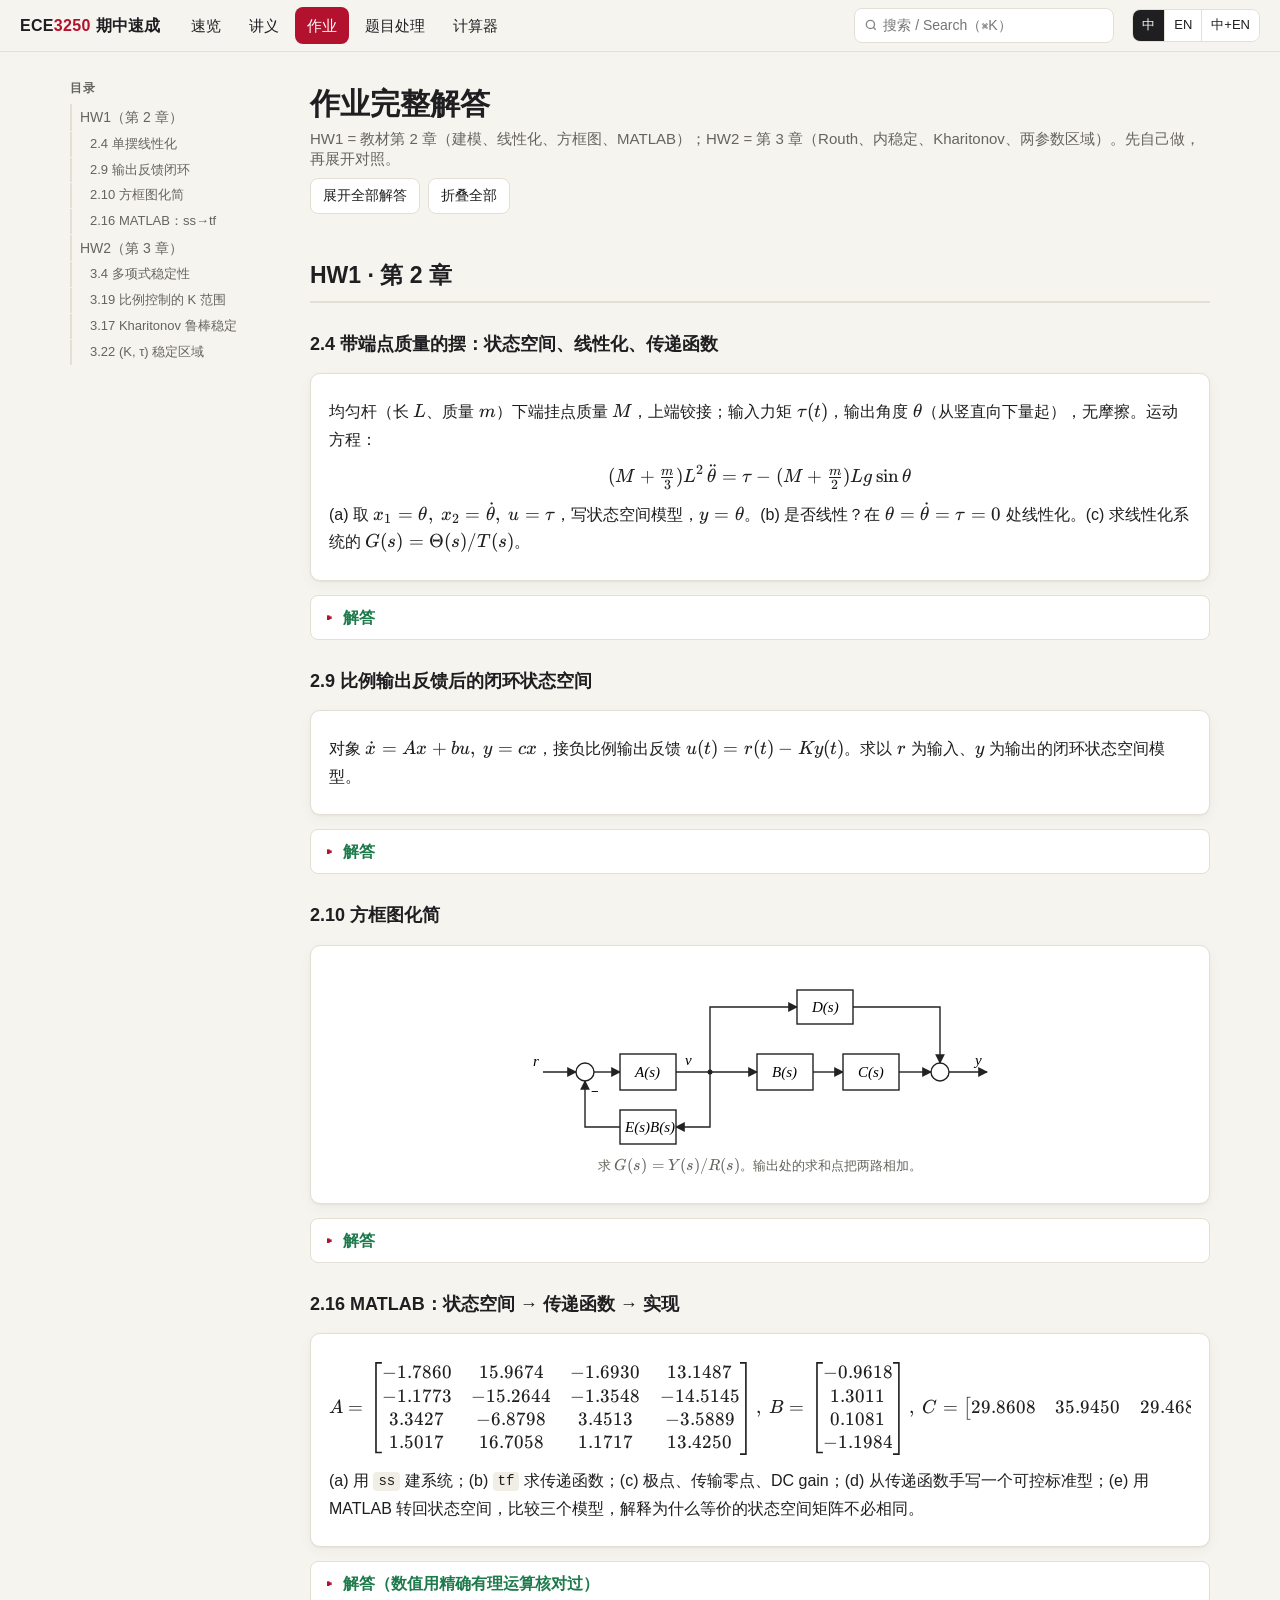
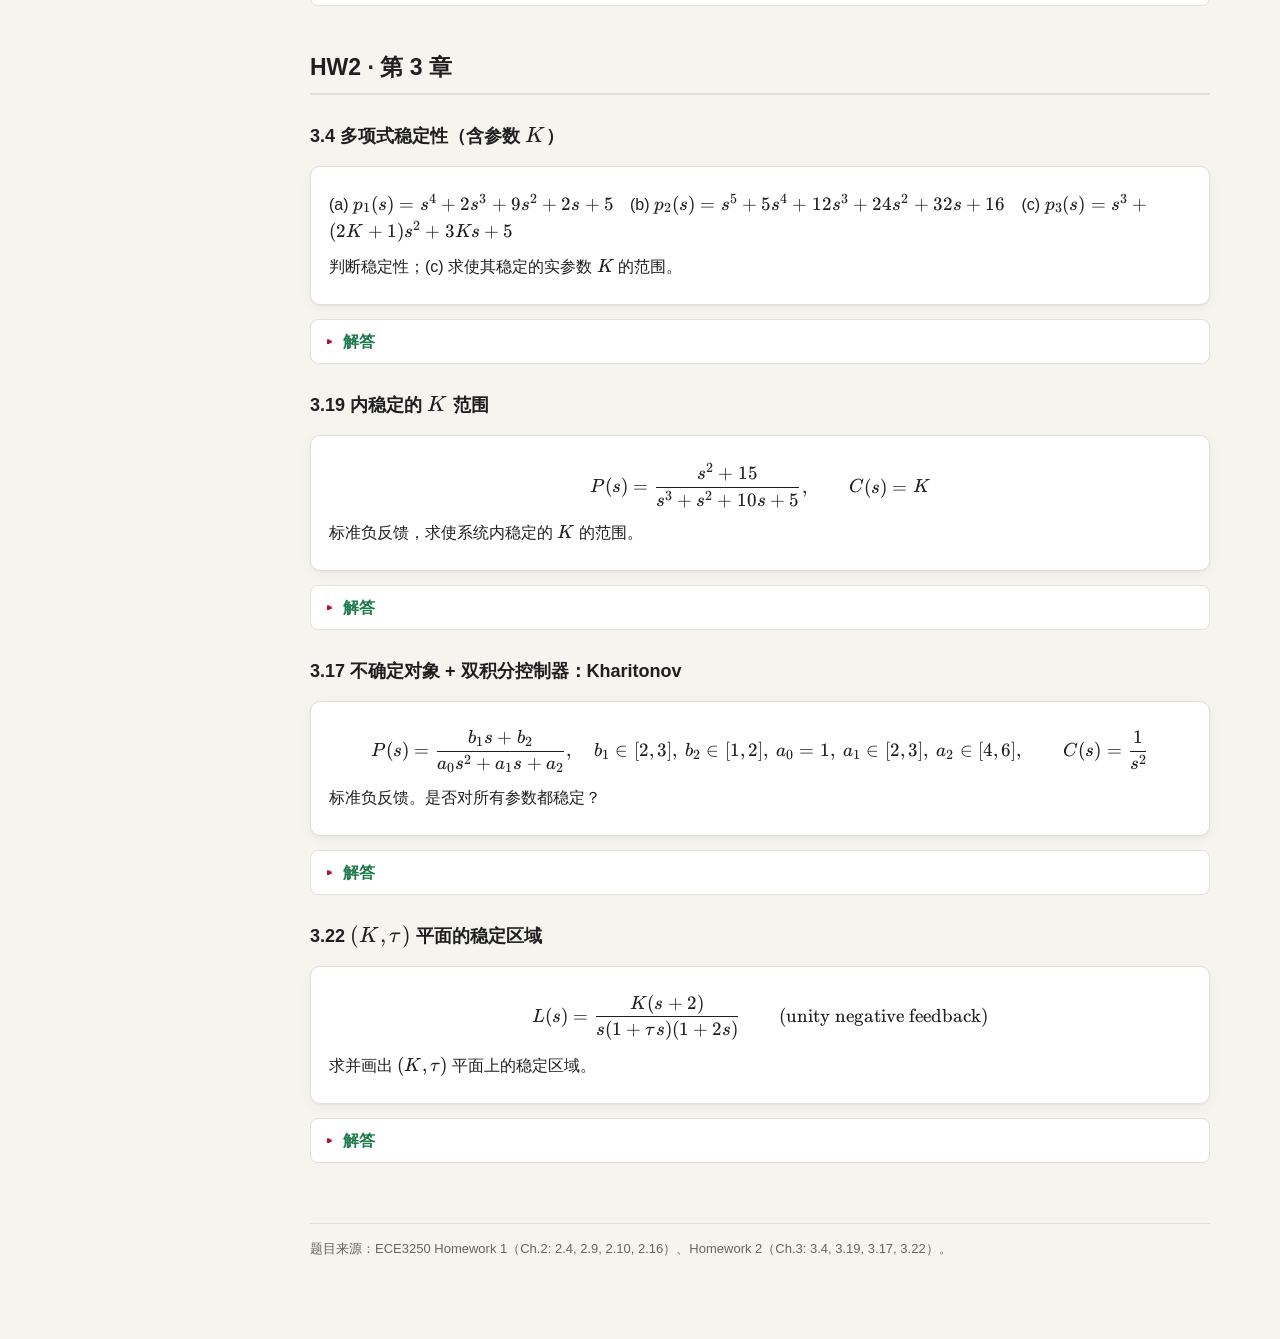
<file: homework.html>
<!doctype html>
<html lang="zh-CN">
<head>
<meta charset="utf-8">
<meta name="viewport" content="width=device-width, initial-scale=1">
<title>作业 Homework · ECE3250 期中速成</title>
<script>try{document.documentElement.className='L-'+(localStorage.getItem('ece3250-lang')||'zh')}catch(e){}</script>
<link rel="stylesheet" href="assets/vendor/katex/katex.min.css">
<link rel="stylesheet" href="assets/style.css?v=4">
<script defer src="assets/vendor/katex/katex.min.js"></script>
<script defer src="assets/vendor/katex/auto-render.min.js"></script>
<script defer src="assets/search-index.js?v=4"></script>
<script defer src="assets/cmath.js?v=4"></script>
<script defer src="assets/ui.js?v=4"></script>
</head>
<body>
<header id="topnav"></header>
<div class="wrap with-toc">
<aside class="toc" data-auto></aside>
<main>
<h1><span class="zh">作业完整解答</span><span class="en">Homework solutions</span>
<small><span class="zh">HW1 = 教材第 2 章（建模、线性化、方框图、MATLAB）；HW2 = 第 3 章（Routh、内稳定、Kharitonov、两参数区域）。先自己做，再展开对照。</span><span class="en">HW1 = Chapter 2 (modeling, linearization, block diagrams, MATLAB); HW2 = Chapter 3 (Routh, internal stability, Kharitonov, 2-parameter regions). Try first, then expand the solutions.</span></small></h1>
<div class="toolbar"><button data-expand="open"><span class="zh">展开全部解答</span><span class="en">Expand all</span></button><button data-expand="close"><span class="zh">折叠全部</span><span class="en">Collapse all</span></button></div>

<!-- ================= HW1 ================= -->
<h2 id="hw1" data-zh="HW1（第 2 章）" data-en="HW1 (Ch. 2)" data-kw="homework 1 chapter 2"><span class="zh">HW1 · 第 2 章</span><span class="en">HW1 · Chapter 2</span></h2>

<h3 id="hw1-24" data-toc data-zh="2.4 单摆线性化" data-en="2.4 Pendulum linearization" data-kw="pendulum linearization state space transfer function rod point mass torque">2.4 <span class="zh">带端点质量的摆：状态空间、线性化、传递函数</span><span class="en">Pendulum with a tip mass: state space, linearization, transfer function</span></h3>
<div class="card">
<p class="zh">均匀杆（长 $L$、质量 $m$）下端挂点质量 $M$，上端铰接；输入力矩 $\tau(t)$，输出角度 $\theta$（从竖直向下量起），无摩擦。运动方程：</p>
<p class="en">A uniform rod (length $L$, mass $m$) with a point mass $M$ at its lower end, pivoted at the top; input torque $\tau(t)$, output angle $\theta$ measured from the downward vertical, no friction:</p>
$$(M+\tfrac m3)L^2\,\ddot\theta=\tau-(M+\tfrac m2)Lg\sin\theta$$
<p class="zh">(a) 取 $x_1=\theta,\ x_2=\dot\theta,\ u=\tau$，写状态空间模型，$y=\theta$。(b) 是否线性？在 $\theta=\dot\theta=\tau=0$ 处线性化。(c) 求线性化系统的 $G(s)=\Theta(s)/T(s)$。</p>
<p class="en">(a) With $x_1=\theta,\ x_2=\dot\theta,\ u=\tau$, write a state-space model with $y=\theta$. (b) Is it linear? Linearize about $\theta=\dot\theta=\tau=0$. (c) Find $G(s)=\Theta(s)/T(s)$ of the linearized system.</p>
</div>
<details class="sol"><summary><span class="zh">解答</span><span class="en">Solution</span></summary><div class="body">
<p><b>(a)</b></p>
$$\dot x_1=x_2,\qquad \dot x_2=\frac{u-(M+\frac m2)Lg\sin x_1}{(M+\frac m3)L^2},\qquad y=x_1$$
<p><b>(b)</b> <span class="zh">因为有 $\sin x_1$，所以<b>不是线性系统</b>。检查工作点：$f(0,0)=\big[0,\ 0\big]^T$，$(x_0,u_0)=(0,0)$ 是平衡点。求 Jacobian：</span><span class="en">Because of $\sin x_1$ the system is <b>nonlinear</b>. Check the operating point: $f(0,0)=[0,\ 0]^T$, so $(x_0,u_0)=(0,0)$ is an equilibrium. Jacobians:</span></p>
$$\frac{\partial f_2}{\partial x_1}=-\frac{(M+\frac m2)g\cos x_1}{(M+\frac m3)L}\Big|_0=-\frac{(M+\frac m2)g}{(M+\frac m3)L},\qquad \frac{\partial f_2}{\partial x_2}=0,\qquad \frac{\partial f_2}{\partial u}=\frac{1}{(M+\frac m3)L^2}$$
$$\dot{\tilde x}=\underbrace{\begin{bmatrix}0&1\\-\omega_0^2&0\end{bmatrix}}_{A}\tilde x+\underbrace{\begin{bmatrix}0\\ \frac{1}{(M+\frac m3)L^2}\end{bmatrix}}_{b}\tilde u,\qquad \tilde y=\underbrace{[1\ \ 0]}_{c}\tilde x,\ d=0,\qquad \omega_0^2=\frac{(M+\frac m2)g}{(M+\frac m3)L}=\frac{3(2M+m)g}{2(3M+m)L}$$
<p><b>(c)</b></p>
$$G(s)=c(sI-A)^{-1}b=\frac{1/[(M+\frac m3)L^2]}{s^2+\omega_0^2}=\frac{1}{(M+\frac m3)L^2s^2+(M+\frac m2)gL}$$
<p class="zh small muted">自检：$m=0$ 时退化成点质量摆 $\frac{1}{ML^2s^2+MgL}$；极点 $\pm j\omega_0$ 在虚轴上（无摩擦，临界，不是 BIBO 稳定）。</p>
<p class="en small muted">Sanity check: $m=0$ gives the point-mass pendulum $\frac{1}{ML^2s^2+MgL}$; poles $\pm j\omega_0$ lie on the imaginary axis (frictionless, not BIBO stable).</p>
</div></details>

<h3 id="hw1-29" data-toc data-zh="2.9 输出反馈闭环" data-en="2.9 Output feedback" data-kw="output feedback closed loop state space proportional gain">2.9 <span class="zh">比例输出反馈后的闭环状态空间</span><span class="en">Closed-loop state space under proportional output feedback</span></h3>
<div class="card">
<p class="zh">对象 $\dot x=Ax+bu,\ y=cx$，接负比例输出反馈 $u(t)=r(t)-Ky(t)$。求以 $r$ 为输入、$y$ 为输出的闭环状态空间模型。</p>
<p class="en">The plant $\dot x=Ax+bu,\ y=cx$ is connected in negative proportional output feedback $u(t)=r(t)-Ky(t)$. Obtain the closed-loop state-space model from $r$ to $y$.</p>
</div>
<details class="sol"><summary><span class="zh">解答</span><span class="en">Solution</span></summary><div class="body">
<p class="zh">把 $u=r-Kcx$ 代入状态方程：</p><p class="en">Substitute $u=r-Kcx$ into the state equation:</p>
$$\dot x=Ax+b(r-Kcx)=(A-Kbc)\,x+b\,r,\qquad y=cx$$
<p class="zh">即闭环矩阵 $(A_{cl},b_{cl},c_{cl},d_{cl})=(A-Kbc,\ b,\ c,\ 0)$。传递函数验证：$c(sI-A+Kbc)^{-1}b=\dfrac{G}{1+KG}$，其中 $G=c(sI-A)^{-1}b$，和方框图公式一致。</p>
<p class="en">So $(A_{cl},b_{cl},c_{cl},d_{cl})=(A-Kbc,\ b,\ c,\ 0)$. Check with transfer functions: $c(sI-A+Kbc)^{-1}b=\dfrac{G}{1+KG}$ with $G=c(sI-A)^{-1}b$, matching the block-diagram formula.</p>
<div class="tip"><span class="lbl"><span class="zh">变形</span><span class="en">Variant</span></span><span class="zh">若 $y=cx+du$ 且 $d\ne0$：$u=\frac{r-Kcx}{1+Kd}$ ⟹ $A_{cl}=A-\frac{K}{1+Kd}bc$，$b_{cl}=\frac{b}{1+Kd}$，$c_{cl}=\frac{c}{1+Kd}$，$d_{cl}=\frac{d}{1+Kd}$（需要 $1+Kd\ne0$，即适定）。</span><span class="en">If $y=cx+du$ with $d\ne0$: $u=\frac{r-Kcx}{1+Kd}$ ⟹ $A_{cl}=A-\frac{K}{1+Kd}bc$, $b_{cl}=\frac{b}{1+Kd}$, $c_{cl}=\frac{c}{1+Kd}$, $d_{cl}=\frac{d}{1+Kd}$ (requires $1+Kd\ne0$, i.e. well-posedness).</span></div>
</div></details>

<h3 id="hw1-210" data-toc data-zh="2.10 方框图化简" data-en="2.10 Block diagram" data-kw="block diagram reduction closed loop transfer function algebraic elimination">2.10 <span class="zh">方框图化简</span><span class="en">Block-diagram reduction</span></h3>
<div class="card">
<figure>
<svg class="bd" viewBox="0 0 470 175" width="470">
<defs><marker id="arw" viewBox="0 0 10 10" refX="9" refY="5" markerWidth="7" markerHeight="7" orient="auto-start-reverse"><path d="M0,0 L10,5 L0,10 z" fill="#222"/></marker></defs>
<text x="8" y="94">r</text><path class="w" d="M18,100 H51"/>
<circle class="sum" cx="60" cy="100" r="9"/>
<path class="w" d="M69,100 H95"/><rect class="blk" x="95" y="82" width="56" height="36"/><text x="110" y="105">A(s)</text>
<path class="w" d="M151,100 H232"/><circle class="dot" cx="185" cy="100" r="2.5"/><text x="160" y="93">v</text>
<rect class="blk" x="232" y="82" width="56" height="36"/><text x="247" y="105">B(s)</text>
<path class="w" d="M288,100 H318"/><rect class="blk" x="318" y="82" width="56" height="36"/><text x="333" y="105">C(s)</text>
<path class="w" d="M374,100 H406"/><circle class="sum" cx="415" cy="100" r="9"/><path class="w" d="M424,100 H462"/><text x="450" y="93">y</text>
<path class="w" d="M185,100 V35 H272"/><rect class="blk" x="272" y="18" width="56" height="34"/><text x="287" y="40">D(s)</text>
<path class="w" d="M328,35 H415 V91"/>
<path class="w" d="M185,100 V155 H151"/><rect class="blk" x="95" y="138" width="56" height="34"/><text x="100" y="160">E(s)B(s)</text>
<path class="w" d="M95,155 H60 V109"/><text class="up" x="66" y="124">−</text>
</svg>
<figcaption><span class="zh">求 $G(s)=Y(s)/R(s)$。输出处的求和点把两路相加。</span><span class="en">Find $G(s)=Y(s)/R(s)$. The output summing junction adds its two inputs.</span></figcaption>
</figure>
</div>
<details class="sol"><summary><span class="zh">解答</span><span class="en">Solution</span></summary><div class="body">
<p class="zh"><b>代数消元</b>：设 $A$ 的输出（引出点）为 $v$。</p><p class="en"><b>Algebraic elimination</b>: let $v$ be the output of $A$ (the pickoff point).</p>
$$v=A\,(r-EBv)\ \Rightarrow\ v=\frac{A}{1+ABE}\,r,\qquad y=BCv+Dv=(BC+D)\,v$$
$$\boxed{G(s)=\frac{Y}{R}=\frac{A(s)\big[B(s)C(s)+D(s)\big]}{1+A(s)B(s)E(s)}}$$
<p class="zh"><b>方框图化简</b>：(1) 内环：前向 $A$，反馈 $EB$，负反馈 ⟹ $\frac{A}{1+AEB}$；(2) 引出点之后的两条支路 $BC$ 和 $D$ 并联 ⟹ $BC+D$；(3) 两者串联。</p>
<p class="en"><b>Diagram reduction</b>: (1) inner loop, forward $A$, feedback $EB$, negative ⟹ $\frac{A}{1+AEB}$; (2) after the pickoff, branches $BC$ and $D$ are in parallel ⟹ $BC+D$; (3) cascade the two.</p>
<div class="trap"><span class="lbl"><span class="zh">注意</span><span class="en">Watch out</span></span><span class="zh">反馈通路是 $E(s)B(s)$，不是 $E(s)$；引出点在 $A$ 后、$B$ 前，所以 $D$ 支路不经过 $B$。</span><span class="en">The feedback path is $E(s)B(s)$, not $E(s)$; the pickoff is after $A$ and before $B$, so the $D$ branch bypasses $B$.</span></div>
</div></details>

<h3 id="hw1-216" data-toc data-zh="2.16 MATLAB：ss→tf" data-en="2.16 MATLAB ss→tf" data-kw="matlab ss tf zpk pole zero dcgain controllable canonical form realization similarity transformation">2.16 <span class="zh">MATLAB：状态空间 → 传递函数 → 实现</span><span class="en">MATLAB: state space → transfer function → realization</span></h3>
<div class="card">
$$A=\begin{bmatrix}-1.7860&15.9674&-1.6930&13.1487\\-1.1773&-15.2644&-1.3548&-14.5145\\3.3427&-6.8798&3.4513&-3.5889\\1.5017&16.7058&1.1717&13.4250\end{bmatrix},\ B=\begin{bmatrix}-0.9618\\1.3011\\0.1081\\-1.1984\end{bmatrix},\ C=\begin{bmatrix}29.8608&35.9450&29.4689&17.7162\end{bmatrix},\ D=0$$
<p class="zh">(a) 用 <code>ss</code> 建系统；(b) <code>tf</code> 求传递函数；(c) 极点、传输零点、DC gain；(d) 从传递函数手写一个可控标准型；(e) 用 MATLAB 转回状态空间，比较三个模型，解释为什么等价的状态空间矩阵不必相同。</p>
<p class="en">(a) Build the system with <code>ss</code>; (b) get the transfer function with <code>tf</code>; (c) poles, transmission zeros, DC gain; (d) write a controllable canonical realization from the TF; (e) convert back with MATLAB, compare the three models and explain why equivalent state-space matrices need not be identical.</p>
</div>
<details class="sol"><summary><span class="zh">解答（数值用精确有理运算核对过）</span><span class="en">Solution (numbers verified with exact rational arithmetic)</span></summary><div class="body">
<pre><code>A=[-1.7860 15.9674 -1.6930 13.1487; -1.1773 -15.2644 -1.3548 -14.5145;
    3.3427 -6.8798 3.4513 -3.5889;  1.5017 16.7058 1.1717 13.4250];
B=[-0.9618; 1.3011; 0.1081; -1.1984];  C=[29.8608 35.9450 29.4689 17.7162];  D=0;
sys=ss(A,B,C,D);  G=tf(sys)
pole(sys), zero(sys), dcgain(sys), zpk(sys)
sys2=ss(G)</code></pre>
<p><b>(b)</b></p>
$$G(s)=\frac{0.002416s^3-1.634s^2+0.2485s+43.98}{s^4+0.1741s^3+27.92s^2+0.02582s+0.002138}$$
<p><b>(c)</b> <span class="zh">极点</span><span class="en">Poles</span>：$-0.08659\pm5.2833j,\ \ -0.000462\pm0.008739j$；<span class="zh">零点</span><span class="en">zeros</span>：$676.1,\ 5.2856,\ -5.0936$；DC gain $=\dfrac{43.978}{0.0021384}\approx2.0566\times10^{4}$.</p>
<p class="zh small muted">分子 $s^3$ 系数只有 0.0024，所以出现一个很远的零点 676，这很可能是题目矩阵只保留 4 位小数造成的；考试只需照 MATLAB 结果写。四个极点都在左半平面（但很靠近虚轴），所以 DC gain 有意义。</p>
<p class="en small muted">The $s^3$ numerator coefficient is only 0.0024, which creates the far-away zero at 676 — probably an artifact of the 4-decimal matrix entries; just report MATLAB's numbers. All poles are in the LHP (barely), so the DC gain is meaningful.</p>
<p><b>(d)</b> <span class="zh">按课件的控制器型（$a_0=1$，$b_0=0$）：</span><span class="en">Controller (controllable canonical) form from the slides ($a_0=1$, $b_0=0$):</span></p>
$$A_c=\begin{bmatrix}-0.1741&-27.92&-0.02582&-0.002138\\1&0&0&0\\0&1&0&0\\0&0&1&0\end{bmatrix},\ b_c=\begin{bmatrix}1\\0\\0\\0\end{bmatrix},\ c_c=\begin{bmatrix}0.002416&-1.634&0.2485&43.98\end{bmatrix},\ d_c=0$$
<p><b>(e)</b> <span class="zh"><code>ss(G)</code> 也给出一种伴随型实现，但 MATLAB 会做数值缩放，所以元素和 (d) 不一样，和原来的 $A,B,C$ 更不一样。原因：对任意可逆矩阵 $T$，令 $\hat x=Tx$，则 $(TAT^{-1},\,TB,\,CT^{-1},\,D)$ 的传递函数是</span><span class="en"><code>ss(G)</code> also returns a companion-type realization, but MATLAB scales it numerically, so its entries differ from (d) and even more from the original $A,B,C$. Reason: for any invertible $T$ with $\hat x=Tx$, the model $(TAT^{-1},\,TB,\,CT^{-1},\,D)$ has transfer function</span></p>
$$CT^{-1}(sI-TAT^{-1})^{-1}TB+D=C(sI-A)^{-1}B+D$$
<p class="zh">传递函数只描述输入输出关系；状态坐标的选择不唯一，所以等价的状态空间矩阵不必相同（相似变换），极点（$A$ 的特征值）和传递函数不变。</p>
<p class="en">The transfer function only captures the input–output map; the choice of state coordinates is not unique, so equivalent realizations differ by a similarity transform while poles (eigenvalues of $A$) and the TF stay the same.</p>
<a class="btn calc" href="calc.html?preset=hw216#ss"><span class="zh">计算器复算</span><span class="en">Recompute</span></a>
</div></details>

<!-- ================= HW2 ================= -->
<h2 id="hw2" data-zh="HW2（第 3 章）" data-en="HW2 (Ch. 3)" data-kw="homework 2 chapter 3 stability"><span class="zh">HW2 · 第 3 章</span><span class="en">HW2 · Chapter 3</span></h2>

<h3 id="hw2-34" data-toc data-zh="3.4 多项式稳定性" data-en="3.4 Polynomial stability" data-kw="routh polynomial stability parameter K range">3.4 <span class="zh">多项式稳定性（含参数 $K$）</span><span class="en">Polynomial stability (with parameter $K$)</span></h3>
<div class="card">
<p>(a) $p_1(s)=s^4+2s^3+9s^2+2s+5$　(b) $p_2(s)=s^5+5s^4+12s^3+24s^2+32s+16$　(c) $p_3(s)=s^3+(2K+1)s^2+3Ks+5$</p>
<p class="zh">判断稳定性；(c) 求使其稳定的实参数 $K$ 的范围。</p><p class="en">Check stability; for (c) find the range of real $K$ for which it is stable.</p>
</div>
<details class="sol"><summary><span class="zh">解答</span><span class="en">Solution</span></summary><div class="body">
<p><b>(a)</b></p>
<div class="tbl-wrap"><table class="routh"><tr><td class="row-h">$s^4$</td><td>1</td><td>9</td><td>5</td></tr><tr><td class="row-h">$s^3$</td><td>2</td><td>2</td><td></td></tr><tr><td class="row-h">$s^2$</td><td>$\frac{2\cdot9-1\cdot2}{2}=8$</td><td>$\frac{2\cdot5-0}{2}=5$</td><td></td></tr><tr><td class="row-h">$s^1$</td><td>$\frac{8\cdot2-2\cdot5}{8}=\frac34$</td><td></td><td></td></tr><tr><td class="row-h">$s^0$</td><td>5</td><td></td><td></td></tr></table></div>
<p class="zh">第一列 $1,2,8,\frac34,5$ 全正 ⟹ <b>稳定</b>。</p><p class="en">First column $1,2,8,\frac34,5$ all positive ⟹ <b>stable</b>.</p>
<p><b>(b)</b></p>
<div class="tbl-wrap"><table class="routh"><tr><td class="row-h">$s^5$</td><td>1</td><td>12</td><td>32</td></tr><tr><td class="row-h">$s^4$</td><td>5</td><td>24</td><td>16</td></tr><tr><td class="row-h">$s^3$</td><td>$\frac{60-24}{5}=\frac{36}{5}$</td><td>$\frac{160-16}{5}=\frac{144}{5}$</td><td></td></tr><tr><td class="row-h">$s^2$</td><td>$\frac{\frac{36}5\cdot24-5\cdot\frac{144}5}{\frac{36}5}=4$</td><td>$16$</td><td></td></tr><tr><td class="row-h">$s^1$</td><td class="badcell">$\frac{4\cdot\frac{144}5-\frac{36}5\cdot16}{4}=0$</td><td></td><td></td></tr></table></div>
<p class="zh">出现 0，$s^0$ 行无法计算 ⟹ <b>不稳定</b>。实际上 $p_2=(s^2+4)(s+1)(s+2)^2$，有虚轴根 $\pm2j$。</p>
<p class="en">A zero appears and the $s^0$ row cannot be computed ⟹ <b>not stable</b>. Indeed $p_2=(s^2+4)(s+1)(s+2)^2$ has roots $\pm2j$ on the imaginary axis.</p>
<p><b>(c)</b></p>
<div class="tbl-wrap"><table class="routh"><tr><td class="row-h">$s^3$</td><td>1</td><td>$3K$</td></tr><tr><td class="row-h">$s^2$</td><td>$2K+1$</td><td>5</td></tr><tr><td class="row-h">$s^1$</td><td>$\dfrac{3K(2K+1)-5}{2K+1}=\dfrac{6K^2+3K-5}{2K+1}$</td><td></td></tr><tr><td class="row-h">$s^0$</td><td>5</td><td></td></tr></table></div>
<p class="zh">需要 $2K+1>0$ 且 $6K^2+3K-5>0$。后者的根 $K=\frac{-3\pm\sqrt{129}}{12}$，即 $K\lt -1.1965$ 或 $K>0.6965$。与 $K>-\frac12$ 取交集：</p>
<p class="en">Need $2K+1>0$ and $6K^2+3K-5>0$. The roots of the latter are $K=\frac{-3\pm\sqrt{129}}{12}$, i.e. $K\lt -1.1965$ or $K>0.6965$. Intersect with $K>-\frac12$:</p>
$$\boxed{K>\frac{-3+\sqrt{129}}{12}\approx0.6965}$$
<a class="btn calc" href="calc.html?routh=s%5E3%2B(2K%2B1)s%5E2%2B3Ks%2B5&param=K#routh"><span class="zh">计算器：含参 Routh</span><span class="en">Calculator: parametric Routh</span></a>
</div></details>

<h3 id="hw2-319" data-toc data-zh="3.19 比例控制的 K 范围" data-en="3.19 Range of K" data-kw="internal stability proportional controller gain range routh feedback">3.19 <span class="zh">内稳定的 $K$ 范围</span><span class="en">Range of $K$ for internal stability</span></h3>
<div class="card">
$$P(s)=\frac{s^2+15}{s^3+s^2+10s+5},\qquad C(s)=K$$
<p class="zh">标准负反馈，求使系统内稳定的 $K$ 的范围。</p><p class="en">Standard negative feedback; find the range of $K$ for internal stability.</p>
</div>
<details class="sol"><summary><span class="zh">解答</span><span class="en">Solution</span></summary><div class="body">
<ol class="steps">
<li><span class="zh"><b>前提</b>：$P$ strictly proper，$C$ proper ⟹ $1+P(\infty)C(\infty)=1\ne0$，适定。$b=s^2+15$ 的根 $\pm j\sqrt{15}$ 代入 $a(s)$ 得 $-10-5\sqrt{15}j\ne0$ ⟹ $a,b$ 互质。</span><span class="en"><b>Preconditions</b>: $P$ strictly proper, $C$ proper ⟹ $1+P(\infty)C(\infty)=1\ne0$, well-posed. Plugging the roots $\pm j\sqrt{15}$ of $b$ into $a$ gives $-10-5\sqrt{15}j\ne0$ ⟹ $a,b$ coprime.</span></li>
<li><span class="zh"><b>特征多项式</b>（$p=1,\ q=K$）：</span><span class="en"><b>Characteristic polynomial</b> ($p=1,\ q=K$):</span> $c(s)=s^3+s^2+10s+5+K(s^2+15)=s^3+(1+K)s^2+10s+(5+15K)$</li>
<li><b>Routh</b>：$s^3$: $1,\ 10$；$s^2$: $1+K,\ 5+15K$；$s^1$: $\dfrac{10(1+K)-(5+15K)}{1+K}=\dfrac{5(1-K)}{1+K}$；$s^0$: $5+15K$。</li>
<li><span class="zh"><b>条件</b>：$1+K>0$，$1-K>0$，$5+15K>0$ ⟹</span><span class="en"><b>Conditions</b>: $1+K>0$, $1-K>0$, $5+15K>0$ ⟹</span> $$\boxed{-\tfrac13\lt K\lt 1}$$</li>
</ol>
<a class="btn calc" href="calc.html?routh=s%5E3%2Bs%5E2%2B10s%2B5%2BK(s%5E2%2B15)&param=K#routh"><span class="zh">计算器验证</span><span class="en">Verify</span></a>
</div></details>

<h3 id="hw2-317" data-toc data-zh="3.17 Kharitonov 鲁棒稳定" data-en="3.17 Kharitonov" data-kw="kharitonov robust stability interval polynomial uncertain plant double integrator">3.17 <span class="zh">不确定对象 + 双积分控制器：Kharitonov</span><span class="en">Uncertain plant + double integrator: Kharitonov</span></h3>
<div class="card">
$$P(s)=\frac{b_1s+b_2}{a_0s^2+a_1s+a_2},\quad b_1\in[2,3],\ b_2\in[1,2],\ a_0=1,\ a_1\in[2,3],\ a_2\in[4,6],\qquad C(s)=\frac1{s^2}$$
<p class="zh">标准负反馈。是否对所有参数都稳定？</p><p class="en">Standard negative feedback. Is the system stable for all plant parameters?</p>
</div>
<details class="sol"><summary><span class="zh">解答</span><span class="en">Solution</span></summary><div class="body">
<p class="zh"><b>闭环特征多项式</b>（$p=s^2$，$q=1$）：</p><p class="en"><b>Closed-loop characteristic polynomial</b> ($p=s^2$, $q=1$):</p>
$$c(s)=s^2(s^2+a_1s+a_2)+b_1s+b_2=s^4+a_1s^3+a_2s^2+b_1s+b_2$$
<p class="zh">各系数独立变化，是区间多项式：$[1,1],[2,3],[4,6],[2,3],[1,2]$。Kharitonov 四个多项式（从 $s^4$ 开始，LLUU / LUUL / ULLU / UULL）：</p>
<p class="en">The coefficients vary independently, so this is an interval polynomial: $[1,1],[2,3],[4,6],[2,3],[1,2]$. The four Kharitonov polynomials (from $s^4$, LLUU / LUUL / ULLU / UULL):</p>
<div class="tbl-wrap"><table>
<tr><th></th><th><span class="zh">多项式</span><span class="en">Polynomial</span></th><th><span class="zh">Routh 第一列</span><span class="en">Routh first column</span></th></tr>
<tr><td>$k_1$</td><td>$s^4+2s^3+6s^2+3s+1$</td><td>$1,\ 2,\ \tfrac92,\ \tfrac{23}9,\ 1$</td></tr>
<tr><td>$k_2$</td><td>$s^4+3s^3+6s^2+2s+1$</td><td>$1,\ 3,\ \tfrac{16}3,\ \tfrac{23}{16},\ 1$</td></tr>
<tr><td>$k_3$</td><td>$s^4+2s^3+4s^2+3s+2$</td><td>$1,\ 2,\ \tfrac52,\ \tfrac75,\ 2$</td></tr>
<tr><td>$k_4$</td><td>$s^4+3s^3+4s^2+2s+2$</td><td>$1,\ 3,\ \tfrac{10}3,\ \tfrac15,\ 2$</td></tr>
</table></div>
<p class="zh">四个都稳定 ⟹ 特征多项式对所有参数稳定。再检查没有不稳定对消：$C$ 的极点在 0，而 $P$ 的零点 $-b_2/b_1\in[-1,-\frac13]$；$P$ 的极点是 $s^2+a_1s+a_2$ 的根，在左半平面。$P$ proper、$C$ strictly proper ⟹ 适定。<b>结论：对所有参数都（内）稳定。</b></p>
<p class="en">All four are stable ⟹ the characteristic polynomial is stable for every parameter. No unstable cancellation: $C$ has poles at 0 while the zero of $P$ is $-b_2/b_1\in[-1,-\frac13]$, and the poles of $P$ (roots of $s^2+a_1s+a_2$) are in the LHP. $P$ proper, $C$ strictly proper ⟹ well-posed. <b>Answer: yes, (internally) stable for all parameters.</b></p>
<div class="trap"><span class="lbl"><span class="zh">易错</span><span class="en">Trap</span></span><span class="zh">$k_4$ 的 $s^1$ 行只有 $\frac15$，比较小，算错一个数就会得出错误结论，Routh 最好写成分数算。</span><span class="en">The $s^1$ entry of $k_4$ is only $\frac15$ — one arithmetic slip flips the conclusion, so keep fractions exact.</span></div>
<a class="btn calc" href="calc.html?kh=1,1;2,3;4,6;2,3;1,2#khar"><span class="zh">计算器验证</span><span class="en">Verify</span></a>
</div></details>

<h3 id="hw2-322" data-toc data-zh="3.22 (K, τ) 稳定区域" data-en="3.22 (K, τ) region" data-kw="stability region two parameters K tau plane unity feedback plot">3.22 <span class="zh">$(K,\tau)$ 平面的稳定区域</span><span class="en">Stability region in the $(K,\tau)$ plane</span></h3>
<div class="card">
$$L(s)=\frac{K(s+2)}{s(1+\tau s)(1+2s)}\qquad(\text{unity negative feedback})$$
<p class="zh">求并画出 $(K,\tau)$ 平面上的稳定区域。</p><p class="en">Determine and plot the region of stability in the $(K,\tau)$ plane.</p>
</div>
<details class="sol"><summary><span class="zh">解答</span><span class="en">Solution</span></summary><div class="body">
<p class="zh"><b>特征多项式</b>：$s(1+\tau s)(1+2s)+K(s+2)=0$，展开 $s(1+\tau s)(1+2s)=2\tau s^3+(\tau+2)s^2+s$：</p>
<p class="en"><b>Characteristic polynomial</b>: $s(1+\tau s)(1+2s)+K(s+2)=0$ with $s(1+\tau s)(1+2s)=2\tau s^3+(\tau+2)s^2+s$:</p>
$$c(s)=2\tau s^3+(\tau+2)s^2+(1+K)s+2K$$
<div class="tbl-wrap"><table class="routh"><tr><td class="row-h">$s^3$</td><td>$2\tau$</td><td>$1+K$</td></tr><tr><td class="row-h">$s^2$</td><td>$\tau+2$</td><td>$2K$</td></tr><tr><td class="row-h">$s^1$</td><td>$\dfrac{(\tau+2)(1+K)-4\tau K}{\tau+2}$</td><td></td></tr><tr><td class="row-h">$s^0$</td><td>$2K$</td><td></td></tr></table></div>
<p class="zh">（$\tau$ 是时间常数，取 $\tau>0$；可以验证 $\tau\lt 0$ 时第一列不可能同号。）条件：</p>
<p class="en">($\tau$ is a time constant, so $\tau>0$; one can check that for $\tau\lt 0$ the first column can never have a single sign.) Conditions:</p>
$$\tau>0,\qquad K>0,\qquad (\tau+2)(1+K)-4\tau K>0\iff \tau(1-3K)+2(1+K)>0$$
<ul>
<li class="zh">$0\lt K\le\frac13$：对所有 $\tau>0$ 都稳定。</li><li class="en">$0\lt K\le\frac13$: stable for every $\tau>0$.</li>
<li class="zh">$K>\frac13$：$\tau\lt \dfrac{2(1+K)}{3K-1}$。边界曲线过 $(1,2)$、$(2,1.2)$、$(3,1)$，$K\to\frac13^+$ 时 $\tau\to\infty$，$K\to\infty$ 时 $\tau\to\frac23$。</li>
<li class="en">$K>\frac13$: $\tau\lt \dfrac{2(1+K)}{3K-1}$. The boundary passes through $(1,2)$, $(2,1.2)$, $(3,1)$, with $\tau\to\infty$ as $K\to\frac13^+$ and $\tau\to\frac23$ as $K\to\infty$.</li>
<li class="zh">等价写法：$\tau\le\frac23$ 时只需 $K>0$；$\tau>\frac23$ 时 $0\lt K\lt \dfrac{\tau+2}{3\tau-2}$。</li>
<li class="en">Equivalently: for $\tau\le\frac23$ only $K>0$ is needed; for $\tau>\frac23$, $0\lt K\lt \dfrac{\tau+2}{3\tau-2}$.</li>
</ul>
<canvas class="region" id="hw322plot"></canvas>
<div class="readout" id="hw322read"></div>
<p class="small muted"><span class="zh">绿色 = 稳定（逐点用 Routh 判定）；红色虚线 = 解析边界 $\tau=\frac{2(1+K)}{3K-1}$。鼠标移到图上看坐标。</span><span class="en">Green = stable (Routh test at each grid point); red dashed = analytic boundary $\tau=\frac{2(1+K)}{3K-1}$. Hover to read coordinates.</span></p>
<a class="btn calc" href="calc.html?preset=hw322#region"><span class="zh">在计算器中调整</span><span class="en">Open in calculator</span></a>
</div></details>

<div class="foot"><span class="zh">题目来源：ECE3250 Homework 1（Ch.2: 2.4, 2.9, 2.10, 2.16）、Homework 2（Ch.3: 3.4, 3.19, 3.17, 3.22）。</span><span class="en">Problems: ECE3250 Homework 1 (Ch. 2: 2.4, 2.9, 2.10, 2.16) and Homework 2 (Ch. 3: 3.4, 3.19, 3.17, 3.22).</span></div>
</main>
</div>
<script>
document.addEventListener('DOMContentLoaded', () => {
  const cv = document.getElementById('hw322plot');
  const draw = () => {
    if (!cv.offsetParent) return;
    const sys = CM.compileNum('s*(1+t*s)*(1+2*s)+K*(s+2)', ['K', 't']);
    UI.regionPlot(cv, {
      xr: [0, 5], yr: [0, 6], xl: 'K', yl: 'τ', readout: document.getElementById('hw322read'),
      f: (K, t) => t > 0 && CM.routhFloat(sys.f({ K, t })),
      curves: [{ f: (K) => (K > 1 / 3 ? 2 * (1 + K) / (3 * K - 1) : NaN) }],
    });
  };
  const det = cv.closest('details');
  det.addEventListener('toggle', draw);
  window.addEventListener('resize', draw);
  draw();
});
</script>
</body>
</html>
</file>
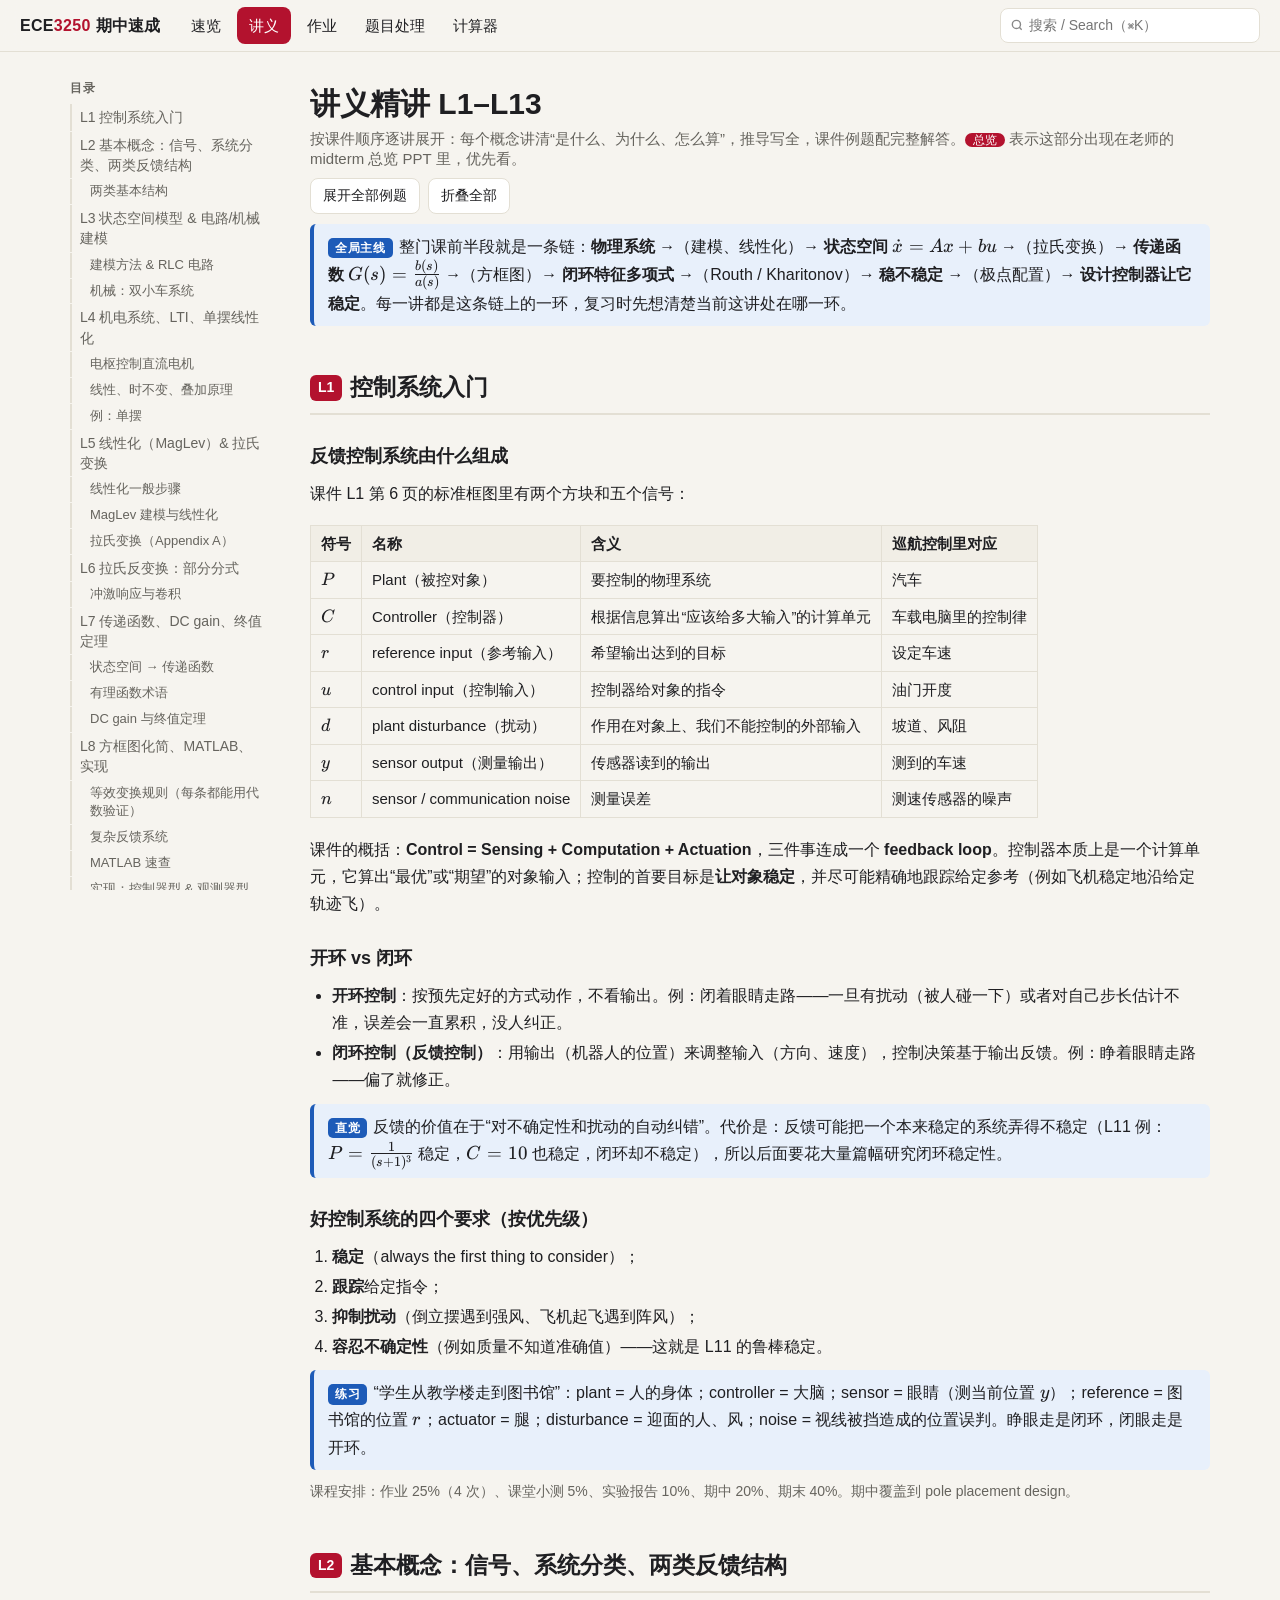
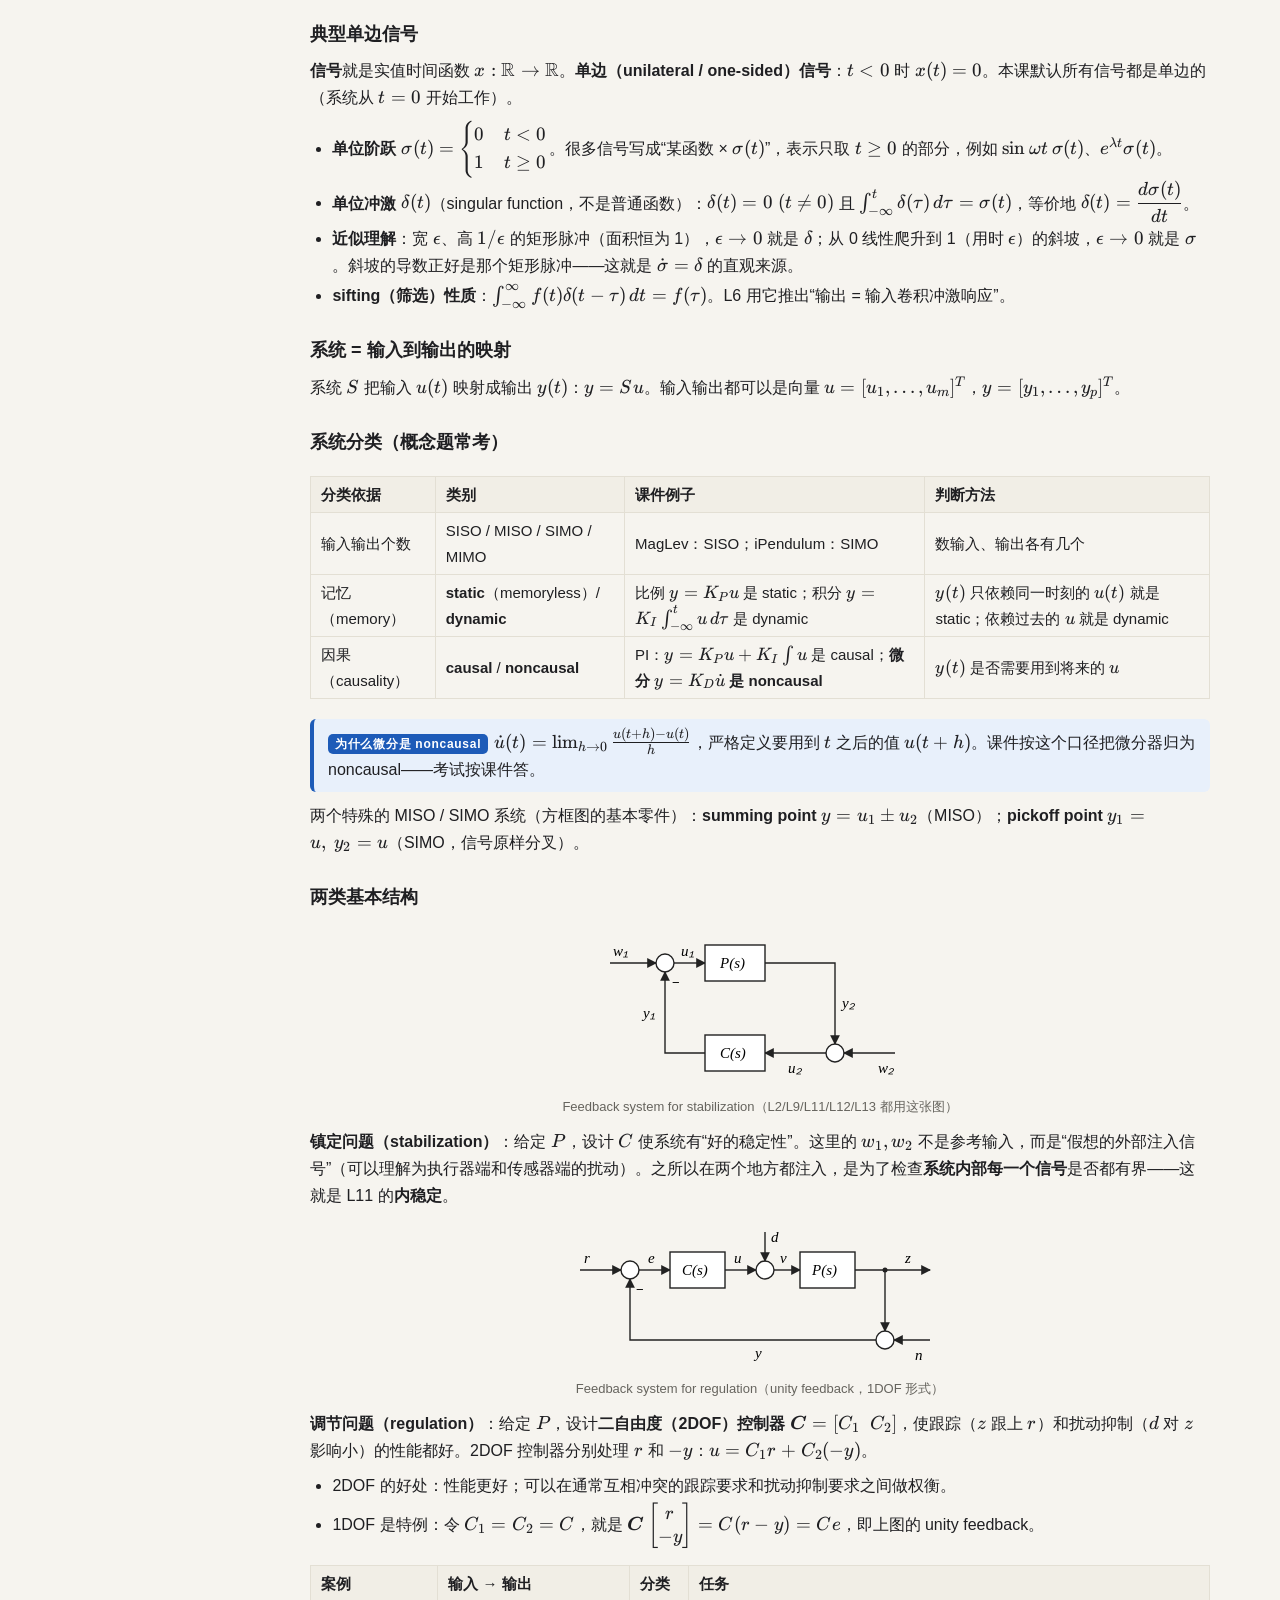
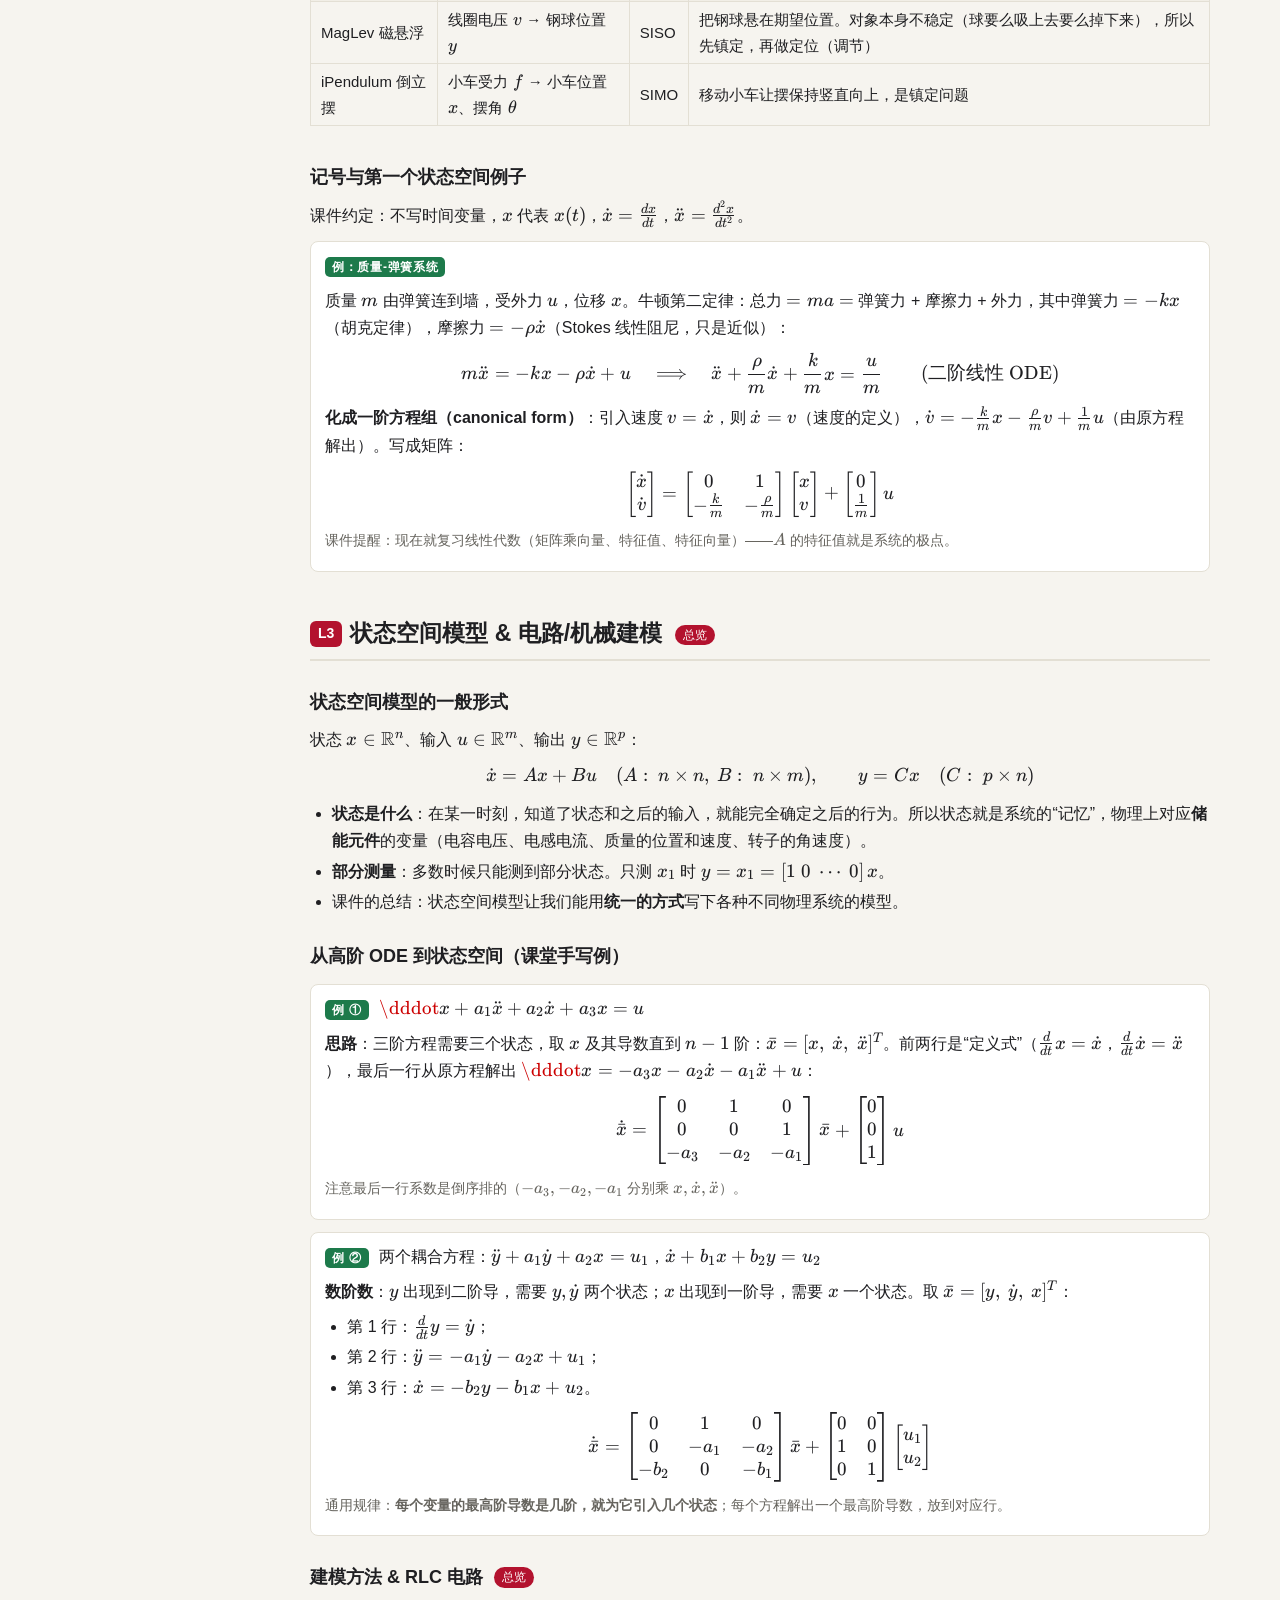
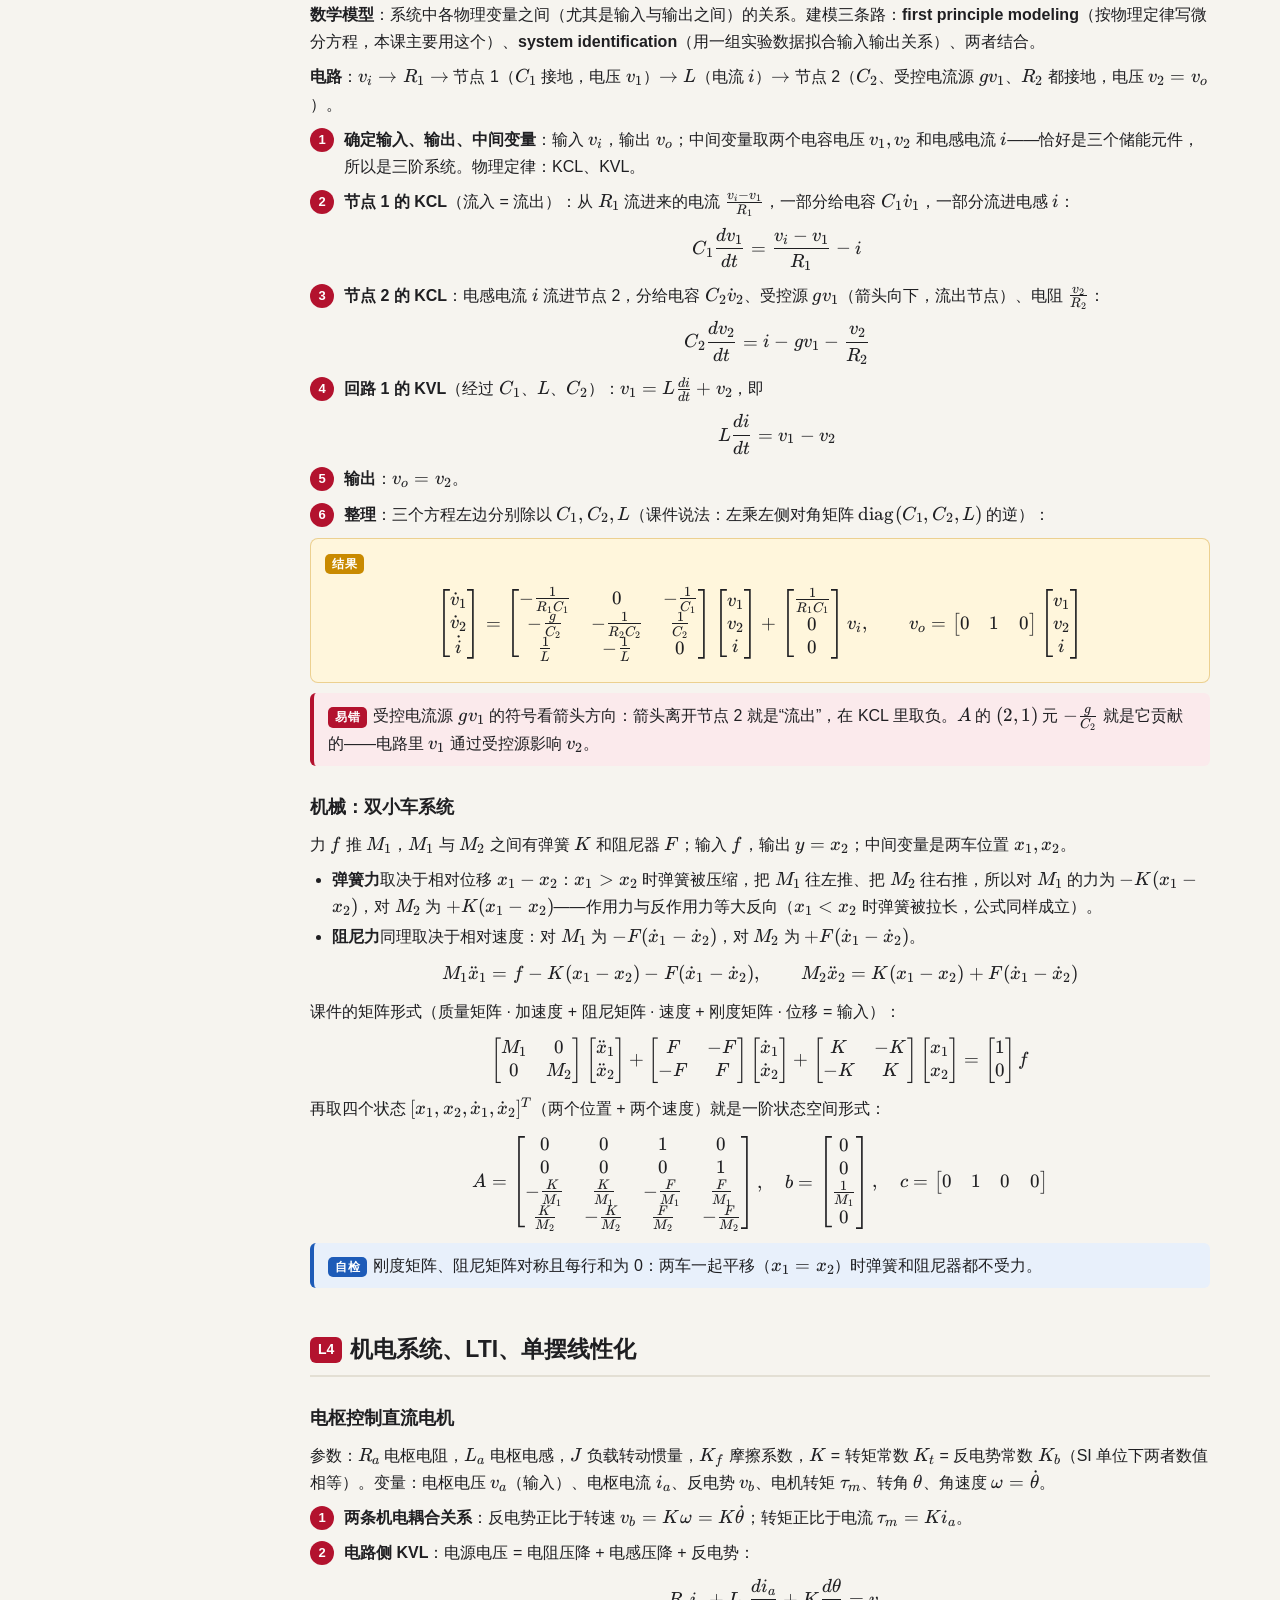
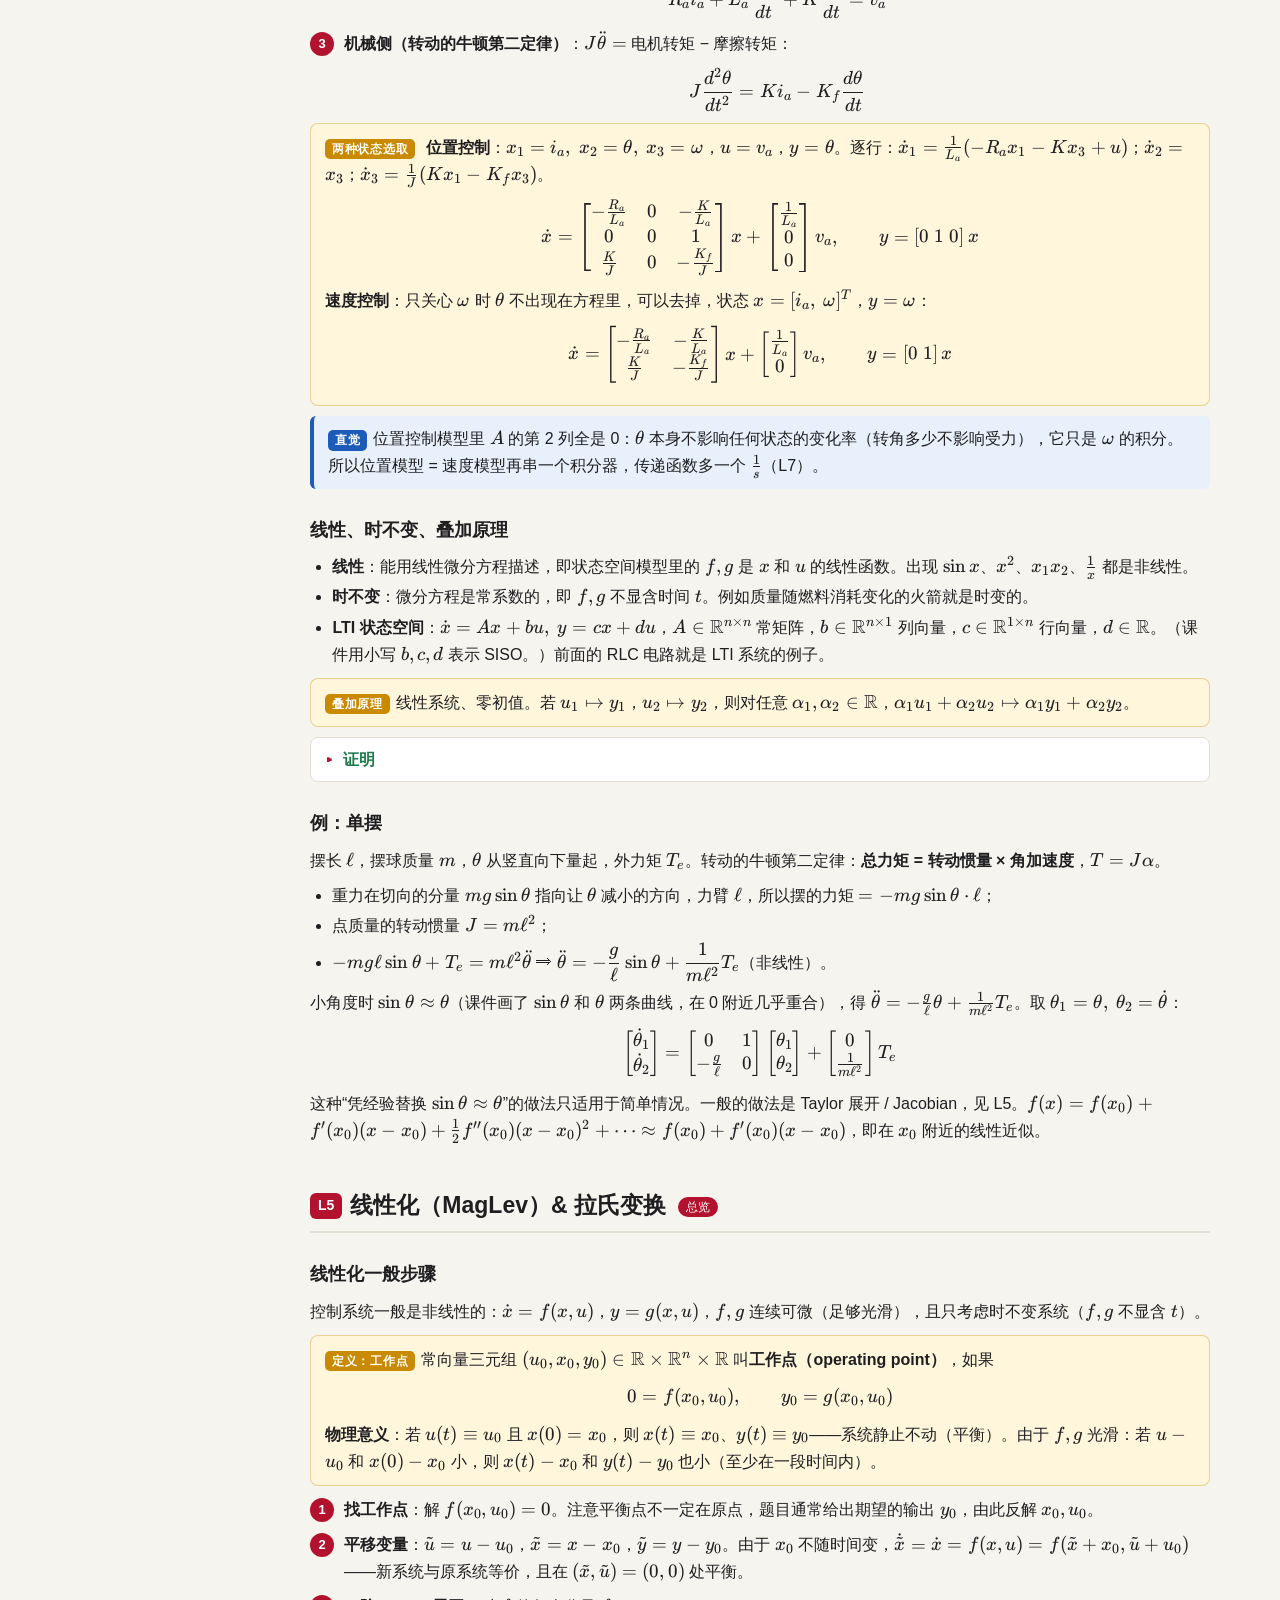
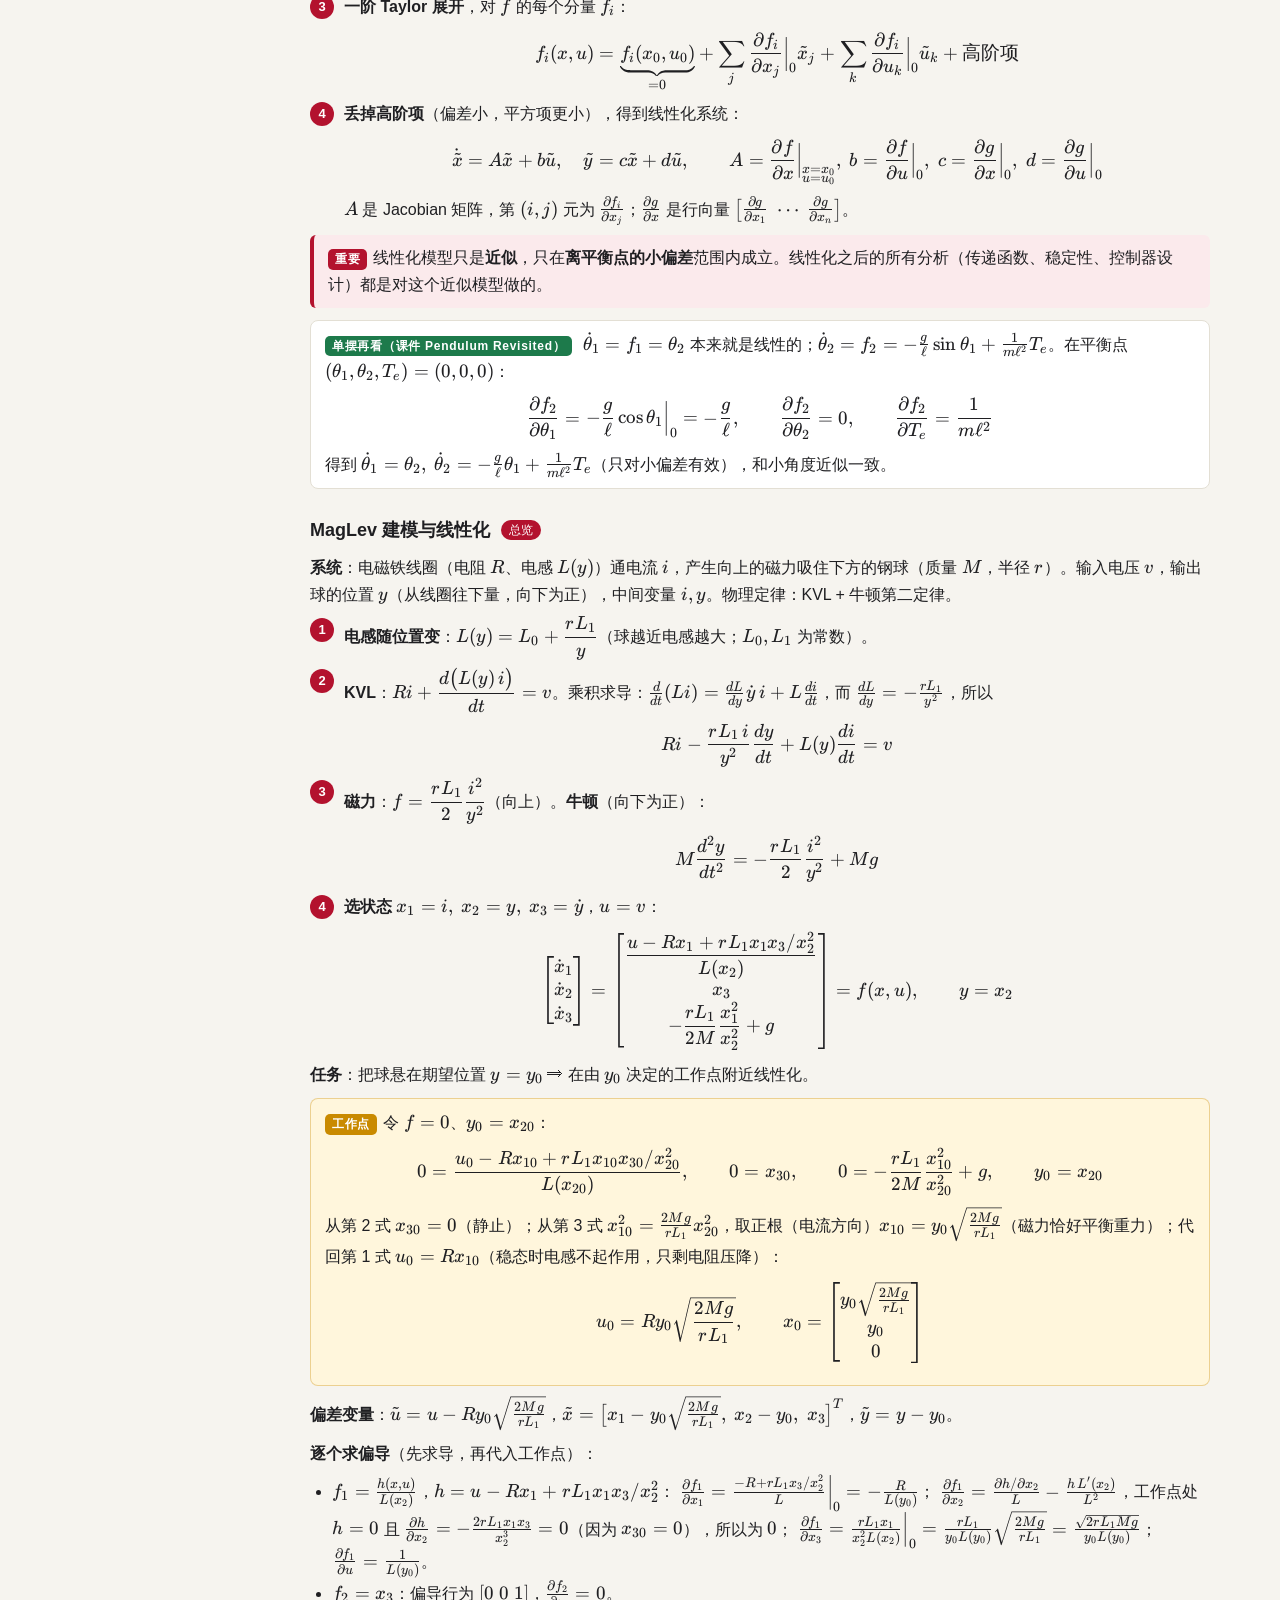
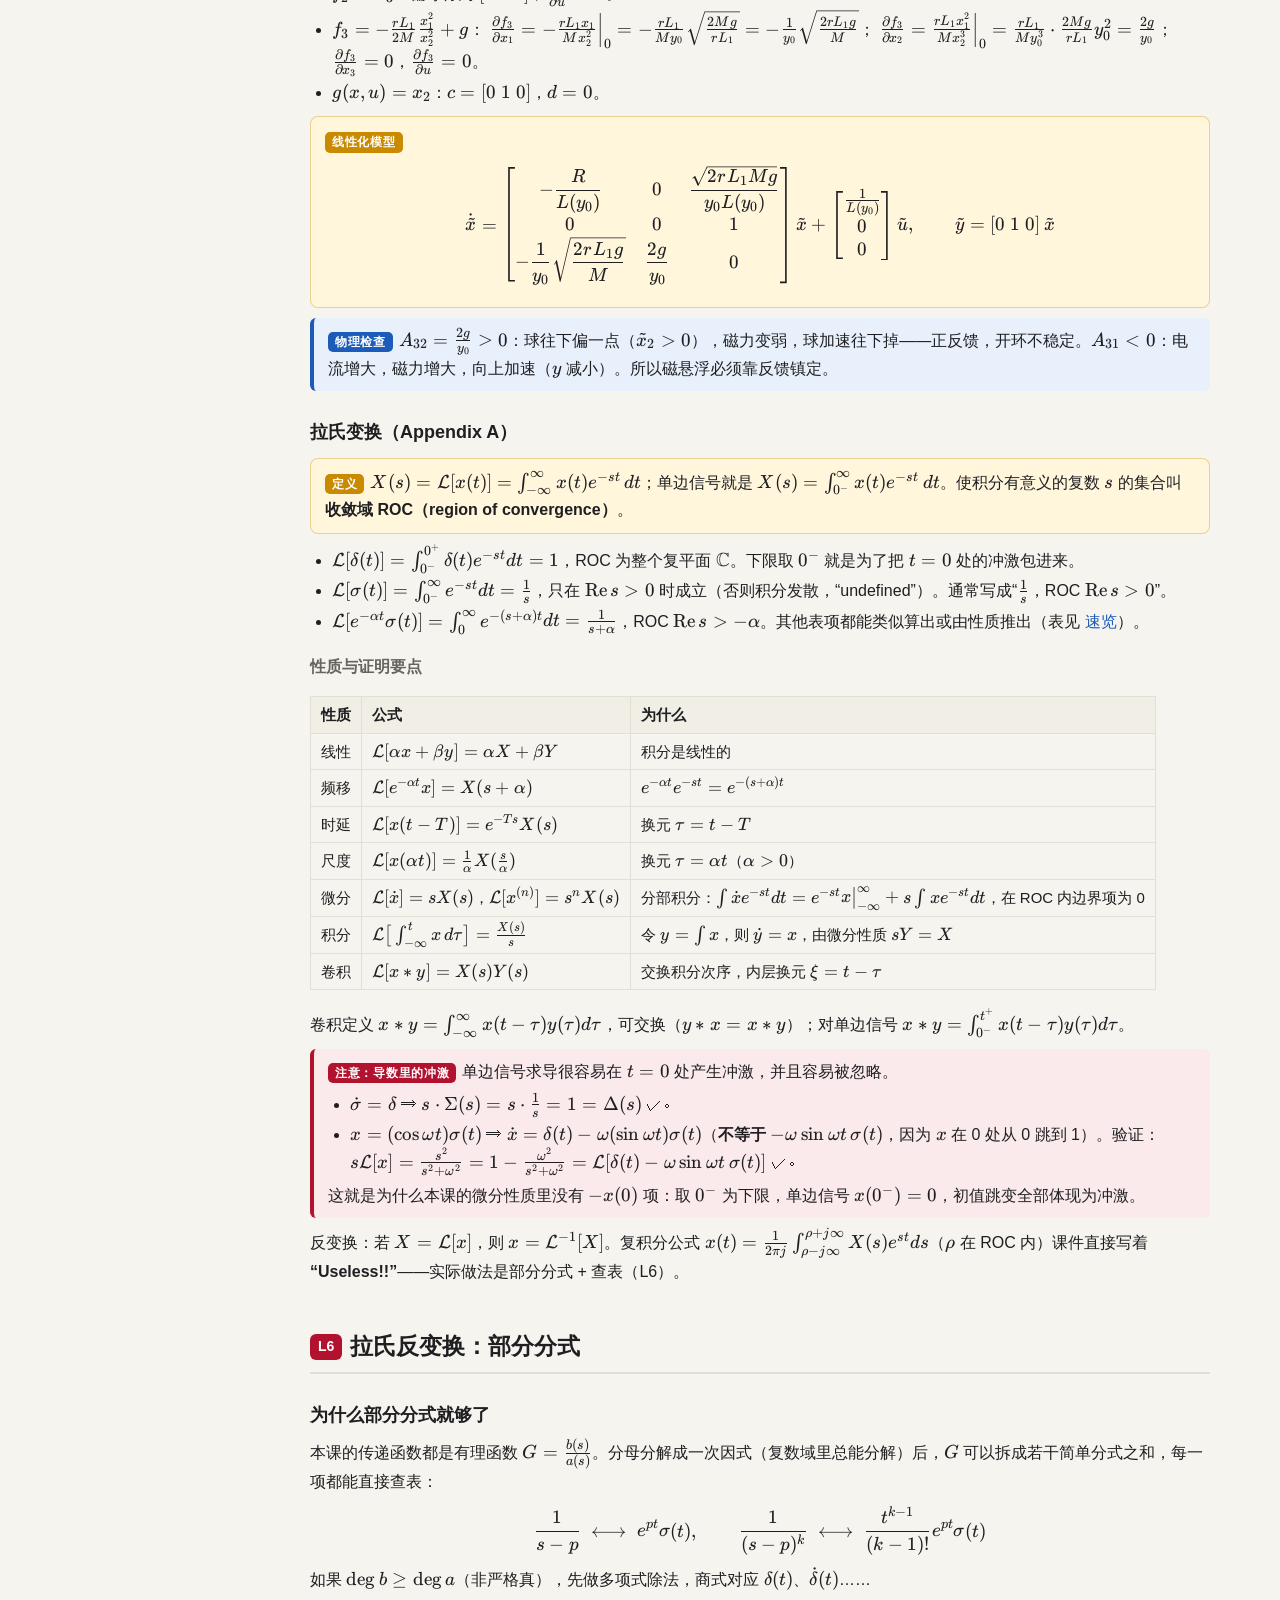
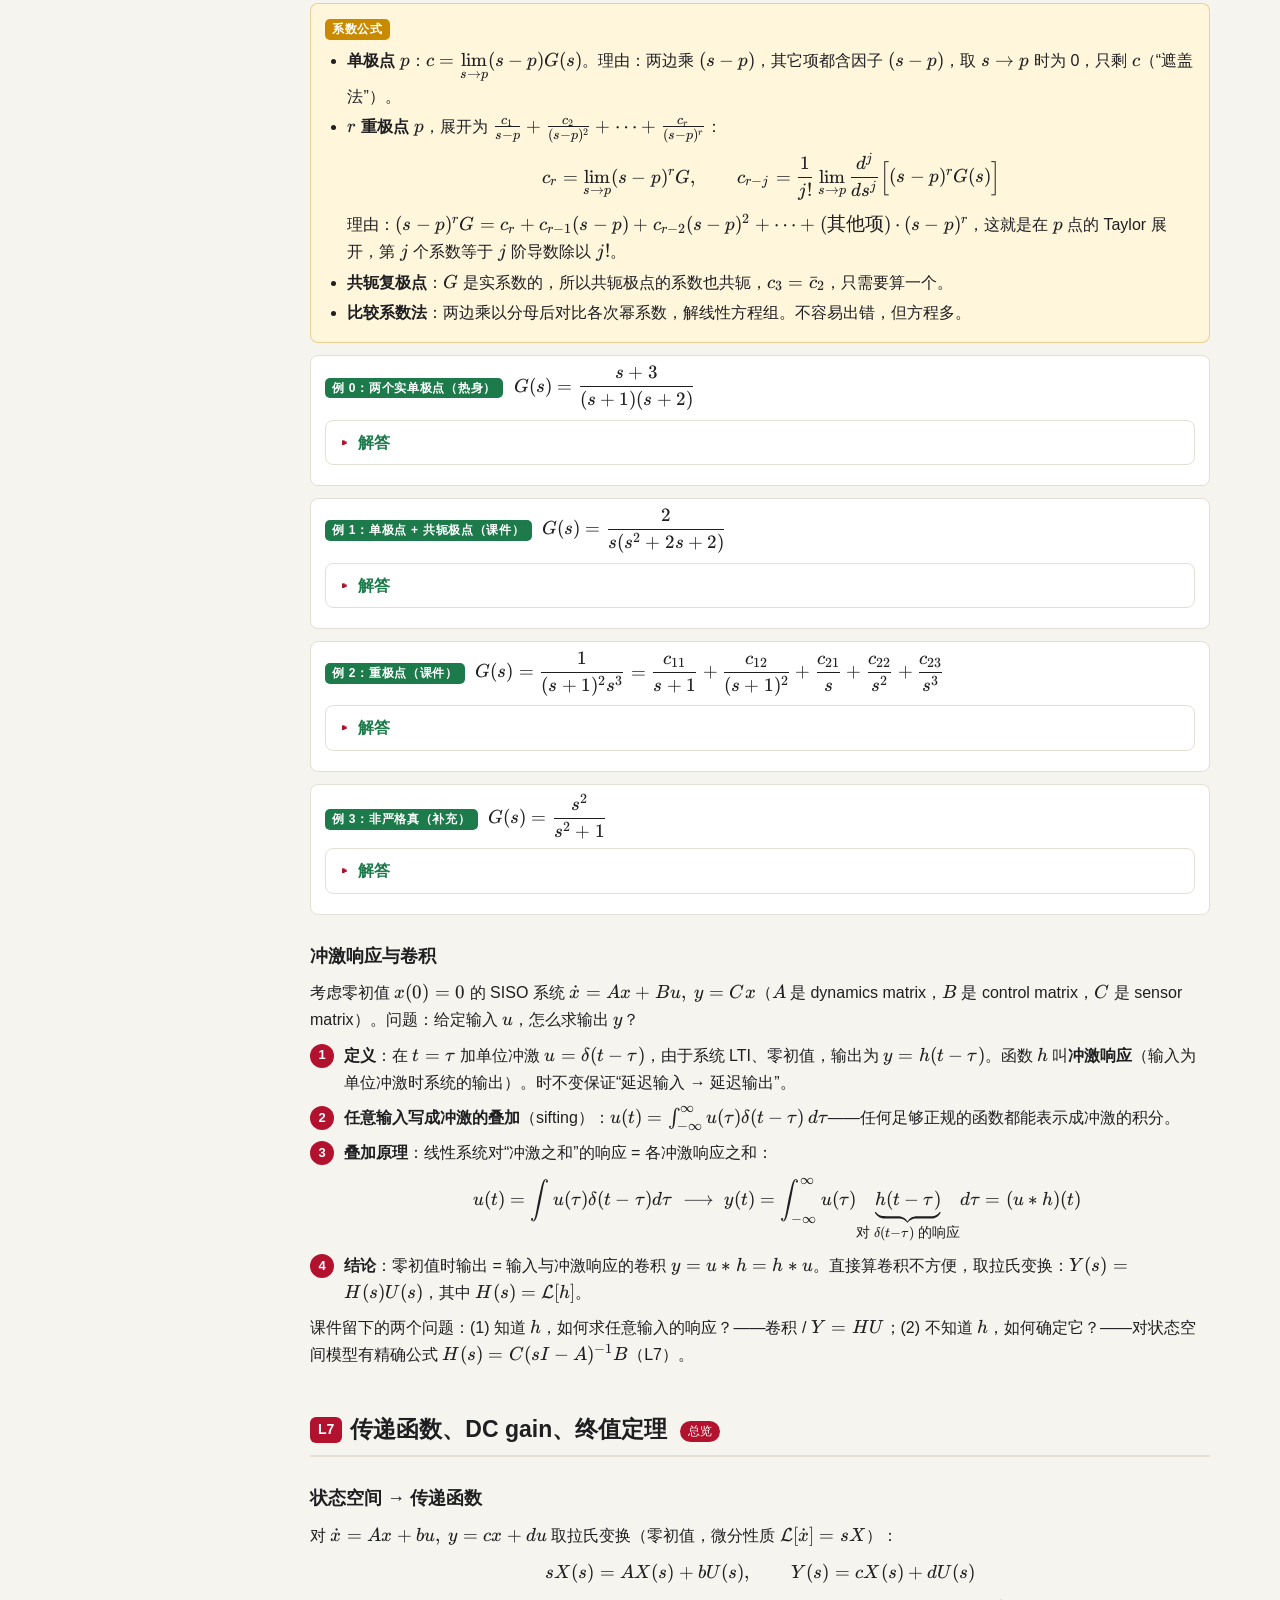
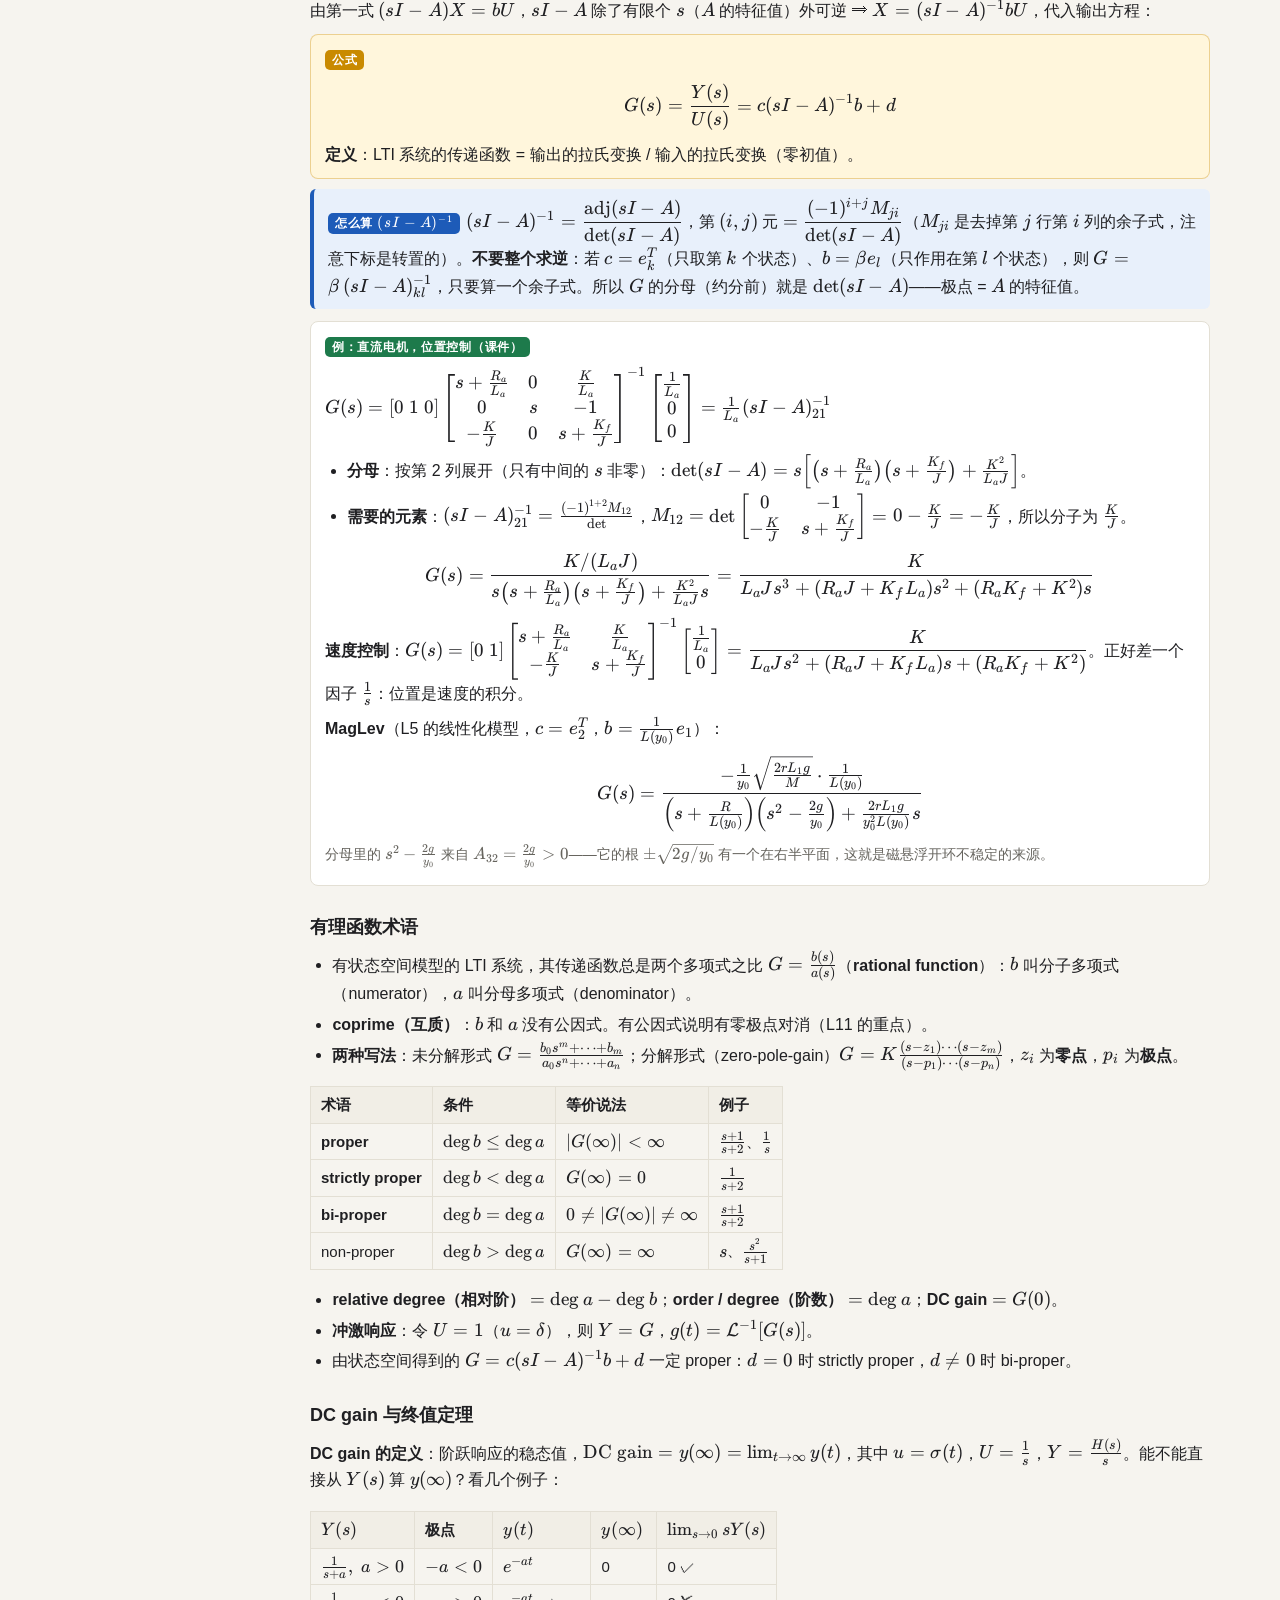
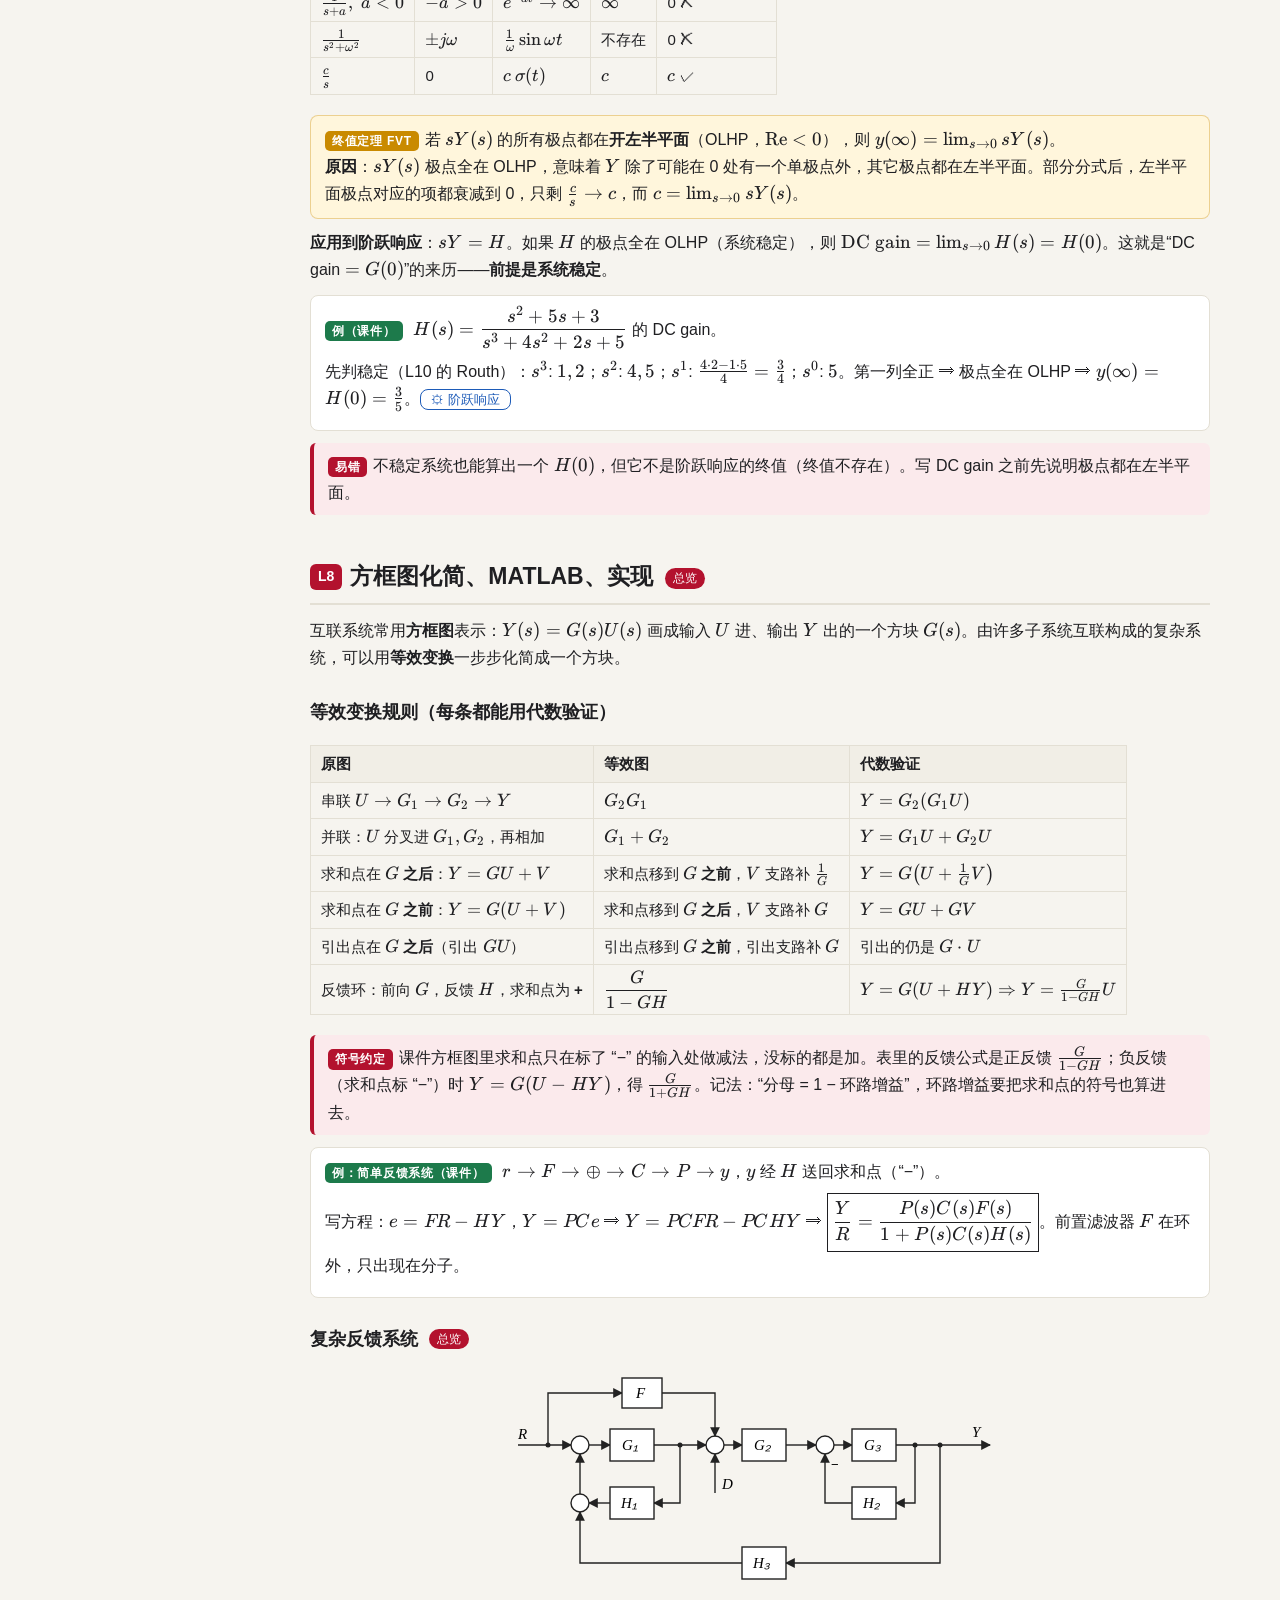
<file: lectures.html>
<!doctype html>
<html lang="zh-CN">
<head>
<meta charset="utf-8">
<meta name="viewport" content="width=device-width, initial-scale=1">
<title>讲义 · ECE3250 期中速成</title>
<script>try{document.documentElement.className='L-'+(localStorage.getItem('ece3250-lang')||'zh')}catch(e){}</script>
<link rel="stylesheet" href="assets/vendor/katex/katex.min.css">
<link rel="stylesheet" href="assets/style.css?v=4">
<script defer src="assets/vendor/katex/katex.min.js"></script>
<script defer src="assets/vendor/katex/auto-render.min.js"></script>
<script defer src="assets/search-index.js?v=4"></script>
<script defer src="assets/ui.js?v=4"></script>
</head>
<body data-zh-only>
<header id="topnav"></header>
<div class="wrap with-toc">
<aside class="toc" data-auto></aside>
<main>
<h1>讲义精讲 L1–L13 <small>按课件顺序逐讲展开：每个概念讲清“是什么、为什么、怎么算”，推导写全，课件例题配完整解答。<span class="tag hot">总览</span> 表示这部分出现在老师的 midterm 总览 PPT 里，优先看。</small></h1>
<div class="toolbar"><button data-expand="open">展开全部例题</button><button data-expand="close">折叠全部</button></div>

<div class="tip"><span class="lbl">全局主线</span>整门课前半段就是一条链：<b>物理系统</b> →（建模、线性化）→ <b>状态空间 $\dot x=Ax+bu$</b> →（拉氏变换）→ <b>传递函数 $G(s)=\frac{b(s)}{a(s)}$</b> →（方框图）→ <b>闭环特征多项式</b> →（Routh / Kharitonov）→ <b>稳不稳定</b> →（极点配置）→ <b>设计控制器让它稳定</b>。每一讲都是这条链上的一环，复习时先想清楚当前这讲处在哪一环。</div>

<!-- ============ L1 ============ -->
<h2 id="L1" data-kw="introduction feedback control system plant controller reference disturbance noise open loop closed loop"><span class="lno">L1</span>控制系统入门</h2>
<h3>反馈控制系统由什么组成</h3>
<p>课件 L1 第 6 页的标准框图里有两个方块和五个信号：</p>
<div class="tbl-wrap"><table>
<tr><th>符号</th><th>名称</th><th>含义</th><th>巡航控制里对应</th></tr>
<tr><td>$P$</td><td>Plant（被控对象）</td><td>要控制的物理系统</td><td>汽车</td></tr>
<tr><td>$C$</td><td>Controller（控制器）</td><td>根据信息算出“应该给多大输入”的计算单元</td><td>车载电脑里的控制律</td></tr>
<tr><td>$r$</td><td>reference input（参考输入）</td><td>希望输出达到的目标</td><td>设定车速</td></tr>
<tr><td>$u$</td><td>control input（控制输入）</td><td>控制器给对象的指令</td><td>油门开度</td></tr>
<tr><td>$d$</td><td>plant disturbance（扰动）</td><td>作用在对象上、我们不能控制的外部输入</td><td>坡道、风阻</td></tr>
<tr><td>$y$</td><td>sensor output（测量输出）</td><td>传感器读到的输出</td><td>测到的车速</td></tr>
<tr><td>$n$</td><td>sensor / communication noise</td><td>测量误差</td><td>测速传感器的噪声</td></tr>
</table></div>
<p>课件的概括：<b>Control = Sensing + Computation + Actuation</b>，三件事连成一个 <b>feedback loop</b>。控制器本质上是一个计算单元，它算出“最优”或“期望”的对象输入；控制的首要目标是<b>让对象稳定</b>，并尽可能精确地跟踪给定参考（例如飞机稳定地沿给定轨迹飞）。</p>
<h3>开环 vs 闭环</h3>
<ul>
<li><b>开环控制</b>：按预先定好的方式动作，不看输出。例：闭着眼睛走路——一旦有扰动（被人碰一下）或者对自己步长估计不准，误差会一直累积，没人纠正。</li>
<li><b>闭环控制（反馈控制）</b>：用输出（机器人的位置）来调整输入（方向、速度），控制决策基于输出反馈。例：睁着眼睛走路——偏了就修正。</li>
</ul>
<div class="tip"><span class="lbl">直觉</span>反馈的价值在于“对不确定性和扰动的自动纠错”。代价是：反馈可能把一个本来稳定的系统弄得不稳定（L11 例：$P=\frac1{(s+1)^3}$ 稳定，$C=10$ 也稳定，闭环却不稳定），所以后面要花大量篇幅研究闭环稳定性。</div>
<h3>好控制系统的四个要求（按优先级）</h3>
<ol>
<li><b>稳定</b>（always the first thing to consider）；</li>
<li><b>跟踪</b>给定指令；</li>
<li><b>抑制扰动</b>（倒立摆遇到强风、飞机起飞遇到阵风）；</li>
<li><b>容忍不确定性</b>（例如质量不知道准确值）——这就是 L11 的鲁棒稳定。</li>
</ol>
<div class="tip"><span class="lbl">练习</span>“学生从教学楼走到图书馆”：plant = 人的身体；controller = 大脑；sensor = 眼睛（测当前位置 $y$）；reference = 图书馆的位置 $r$；actuator = 腿；disturbance = 迎面的人、风；noise = 视线被挡造成的位置误判。睁眼走是闭环，闭眼走是开环。</div>
<p class="small muted">课程安排：作业 25%（4 次）、课堂小测 5%、实验报告 10%、期中 20%、期末 40%。期中覆盖到 pole placement design。</p>

<!-- ============ L2 ============ -->
<h2 id="L2" data-kw="basic concepts unilateral signals unit step impulse system classification siso miso simo mimo static dynamic causal noncausal maglev ipendulum"><span class="lno">L2</span>基本概念：信号、系统分类、两类反馈结构</h2>
<h3>典型单边信号</h3>
<p><b>信号</b>就是实值时间函数 $x:\R\to\R$。<b>单边（unilateral / one-sided）信号</b>：$t\lt 0$ 时 $x(t)=0$。本课默认所有信号都是单边的（系统从 $t=0$ 开始工作）。</p>
<ul>
<li><b>单位阶跃</b> $\sigma(t)=\begin{cases}0&t\lt 0\\1&t\ge0\end{cases}$。很多信号写成“某函数 × $\sigma(t)$”，表示只取 $t\ge0$ 的部分，例如 $\sin\omega t\,\sigma(t)$、$e^{\lambda t}\sigma(t)$。</li>
<li><b>单位冲激</b> $\delta(t)$（singular function，不是普通函数）：$\delta(t)=0\ (t\ne0)$ 且 $\int_{-\infty}^t\delta(\tau)\,d\tau=\sigma(t)$，等价地 $\delta(t)=\dfrac{d\sigma(t)}{dt}$。</li>
<li><b>近似理解</b>：宽 $\epsilon$、高 $1/\epsilon$ 的矩形脉冲（面积恒为 1），$\epsilon\to0$ 就是 $\delta$；从 0 线性爬升到 1（用时 $\epsilon$）的斜坡，$\epsilon\to0$ 就是 $\sigma$。斜坡的导数正好是那个矩形脉冲——这就是 $\dot\sigma=\delta$ 的直观来源。</li>
<li><b>sifting（筛选）性质</b>：$\int_{-\infty}^{\infty}f(t)\delta(t-\tau)\,dt=f(\tau)$。L6 用它推出“输出 = 输入卷积冲激响应”。</li>
</ul>
<h3>系统 = 输入到输出的映射</h3>
<p>系统 $S$ 把输入 $u(t)$ 映射成输出 $y(t)$：$y=Su$。输入输出都可以是向量 $u=[u_1,\dots,u_m]^T$，$y=[y_1,\dots,y_p]^T$。</p>
<h3>系统分类（概念题常考）</h3>
<div class="tbl-wrap"><table>
<tr><th>分类依据</th><th>类别</th><th>课件例子</th><th>判断方法</th></tr>
<tr><td>输入输出个数</td><td>SISO / MISO / SIMO / MIMO</td><td>MagLev：SISO；iPendulum：SIMO</td><td>数输入、输出各有几个</td></tr>
<tr><td>记忆（memory）</td><td><b>static</b>（memoryless）/ <b>dynamic</b></td><td>比例 $y=K_Pu$ 是 static；积分 $y=K_I\int_{-\infty}^tu\,d\tau$ 是 dynamic</td><td>$y(t)$ 只依赖同一时刻的 $u(t)$ 就是 static；依赖过去的 $u$ 就是 dynamic</td></tr>
<tr><td>因果（causality）</td><td><b>causal</b> / <b>noncausal</b></td><td>PI：$y=K_Pu+K_I\int u$ 是 causal；<b>微分 $y=K_D\dot u$ 是 noncausal</b></td><td>$y(t)$ 是否需要用到将来的 $u$</td></tr>
</table></div>
<div class="tip"><span class="lbl">为什么微分是 noncausal</span>$\dot u(t)=\lim_{h\to0}\frac{u(t+h)-u(t)}{h}$，严格定义要用到 $t$ 之后的值 $u(t+h)$。课件按这个口径把微分器归为 noncausal——考试按课件答。</div>
<p>两个特殊的 MISO / SIMO 系统（方框图的基本零件）：<b>summing point</b> $y=u_1\pm u_2$（MISO）；<b>pickoff point</b> $y_1=u,\ y_2=u$（SIMO，信号原样分叉）。</p>

<h3 id="L2-struct" data-toc data-short="两类基本结构" data-kw="stabilization regulation 2dof controller unity feedback structure">两类基本结构</h3>
<figure>
<svg class="bd" viewBox="0 0 330 165" width="330">
<defs><marker id="arw" viewBox="0 0 10 10" refX="9" refY="5" markerWidth="7" markerHeight="7" orient="auto-start-reverse"><path d="M0,0 L10,5 L0,10 z" fill="#222"/></marker></defs>
<path class="w" d="M15,40 H61"/><text x="18" y="33">w₁</text>
<circle class="sum" cx="70" cy="40" r="9"/>
<path class="w" d="M79,40 H110"/><text x="86" y="33">u₁</text>
<rect class="blk" x="110" y="22" width="60" height="36"/><text x="125" y="45">P(s)</text>
<path class="w" d="M170,40 H240 V121"/><text x="247" y="85">y₂</text>
<circle class="sum" cx="240" cy="130" r="9"/>
<path class="w" d="M300,130 H249"/><text x="283" y="150">w₂</text>
<path class="w" d="M231,130 H170"/><text x="193" y="150">u₂</text>
<rect class="blk" x="110" y="112" width="60" height="36"/><text x="125" y="135">C(s)</text>
<path class="w" d="M110,130 H70 V49"/><text x="48" y="95">y₁</text><text class="up" x="77" y="64">−</text>
</svg>
<figcaption>Feedback system for stabilization（L2/L9/L11/L12/L13 都用这张图）</figcaption>
</figure>
<p><b>镇定问题（stabilization）</b>：给定 $P$，设计 $C$ 使系统有“好的稳定性”。这里的 $w_1,w_2$ 不是参考输入，而是“假想的外部注入信号”（可以理解为执行器端和传感器端的扰动）。之所以在两个地方都注入，是为了检查<b>系统内部每一个信号</b>是否都有界——这就是 L11 的<b>内稳定</b>。</p>
<figure>
<svg class="bd" viewBox="0 0 380 150" width="380">
<defs><marker id="arw" viewBox="0 0 10 10" refX="9" refY="5" markerWidth="7" markerHeight="7" orient="auto-start-reverse"><path d="M0,0 L10,5 L0,10 z" fill="#222"/></marker></defs>
<path class="w" d="M10,50 H51"/><text x="14" y="43">r</text>
<circle class="sum" cx="60" cy="50" r="9"/>
<path class="w" d="M69,50 H100"/><text x="78" y="43">e</text>
<rect class="blk" x="100" y="32" width="55" height="36"/><text x="112" y="55">C(s)</text>
<path class="w" d="M155,50 H186"/><text x="164" y="43">u</text>
<circle class="sum" cx="195" cy="50" r="9"/>
<path class="w" d="M195,12 V41"/><text x="201" y="22">d</text>
<path class="w" d="M204,50 H230"/><text x="210" y="43">v</text>
<rect class="blk" x="230" y="32" width="55" height="36"/><text x="242" y="55">P(s)</text>
<path class="w" d="M285,50 H360"/><text x="335" y="43">z</text><circle class="dot" cx="315" cy="50" r="2.5"/>
<path class="w" d="M315,50 V111"/>
<circle class="sum" cx="315" cy="120" r="9"/>
<path class="w" d="M360,120 H324"/><text x="345" y="140">n</text>
<path class="w" d="M306,120 H60 V59"/><text x="185" y="138">y</text><text class="up" x="66" y="74">−</text>
</svg>
<figcaption>Feedback system for regulation（unity feedback，1DOF 形式）</figcaption>
</figure>
<p><b>调节问题（regulation）</b>：给定 $P$，设计<b>二自由度（2DOF）控制器</b> $\boldsymbol C=[C_1\ \ C_2]$，使跟踪（$z$ 跟上 $r$）和扰动抑制（$d$ 对 $z$ 影响小）的性能都好。2DOF 控制器分别处理 $r$ 和 $-y$：$u=C_1r+C_2(-y)$。</p>
<ul>
<li>2DOF 的好处：性能更好；可以在通常互相冲突的跟踪要求和扰动抑制要求之间做权衡。</li>
<li>1DOF 是特例：令 $C_1=C_2=C$，就是 $\boldsymbol C\begin{bmatrix}r\\-y\end{bmatrix}=C(r-y)=Ce$，即上图的 unity feedback。</li>
</ul>
<div class="tbl-wrap"><table>
<tr><th>案例</th><th>输入 → 输出</th><th>分类</th><th>任务</th></tr>
<tr><td>MagLev 磁悬浮</td><td>线圈电压 $v$ → 钢球位置 $y$</td><td>SISO</td><td>把钢球悬在期望位置。对象本身不稳定（球要么吸上去要么掉下来），所以先镇定，再做定位（调节）</td></tr>
<tr><td>iPendulum 倒立摆</td><td>小车受力 $f$ → 小车位置 $x$、摆角 $\theta$</td><td>SIMO</td><td>移动小车让摆保持竖直向上，是镇定问题</td></tr>
</table></div>
<h3>记号与第一个状态空间例子</h3>
<p>课件约定：不写时间变量，$x$ 代表 $x(t)$，$\dot x=\frac{dx}{dt}$，$\ddot x=\frac{d^2x}{dt^2}$。</p>
<div class="ex"><span class="lbl">例：质量-弹簧系统</span>
<p>质量 $m$ 由弹簧连到墙，受外力 $u$，位移 $x$。牛顿第二定律：总力 $=ma=$ 弹簧力 + 摩擦力 + 外力，其中弹簧力 $=-kx$（胡克定律），摩擦力 $=-\rho\dot x$（Stokes 线性阻尼，只是近似）：</p>
$$m\ddot x=-kx-\rho\dot x+u\quad\Longrightarrow\quad \ddot x+\frac{\rho}{m}\dot x+\frac km x=\frac um\qquad(\text{二阶线性 ODE})$$
<p><b>化成一阶方程组（canonical form）</b>：引入速度 $v=\dot x$，则 $\dot x=v$（速度的定义），$\dot v=-\frac km x-\frac\rho m v+\frac1m u$（由原方程解出）。写成矩阵：</p>
$$\begin{bmatrix}\dot x\\ \dot v\end{bmatrix}=\begin{bmatrix}0&1\\-\frac km&-\frac\rho m\end{bmatrix}\begin{bmatrix}x\\ v\end{bmatrix}+\begin{bmatrix}0\\ \frac1m\end{bmatrix}u$$
<p class="small muted">课件提醒：现在就复习线性代数（矩阵乘向量、特征值、特征向量）——$A$ 的特征值就是系统的极点。</p></div>

<!-- ============ L3 ============ -->
<h2 id="L3" data-kw="state space model modeling first principle system identification"><span class="lno">L3</span>状态空间模型 &amp; 电路/机械建模 <span class="tags"><span class="tag hot">总览</span></span></h2>
<h3>状态空间模型的一般形式</h3>
<p>状态 $x\in\R^n$、输入 $u\in\R^m$、输出 $y\in\R^p$：</p>
$$\dot x=Ax+Bu\quad(A:\ n\times n,\ B:\ n\times m),\qquad y=Cx\quad(C:\ p\times n)$$
<ul>
<li><b>状态是什么</b>：在某一时刻，知道了状态和之后的输入，就能完全确定之后的行为。所以状态就是系统的“记忆”，物理上对应<b>储能元件</b>的变量（电容电压、电感电流、质量的位置和速度、转子的角速度）。</li>
<li><b>部分测量</b>：多数时候只能测到部分状态。只测 $x_1$ 时 $y=x_1=[1\ 0\ \cdots\ 0]\,x$。</li>
<li>课件的总结：状态空间模型让我们能用<b>统一的方式</b>写下各种不同物理系统的模型。</li>
</ul>
<h3>从高阶 ODE 到状态空间（课堂手写例）</h3>
<div class="ex"><span class="lbl">例 ①</span> $\dddot x+a_1\ddot x+a_2\dot x+a_3x=u$
<p><b>思路</b>：三阶方程需要三个状态，取 $x$ 及其导数直到 $n-1$ 阶：$\bar x=[x,\ \dot x,\ \ddot x]^T$。前两行是“定义式”（$\frac{d}{dt}x=\dot x$，$\frac{d}{dt}\dot x=\ddot x$），最后一行从原方程解出 $\dddot x=-a_3x-a_2\dot x-a_1\ddot x+u$：</p>
$$\dot{\bar x}=\begin{bmatrix}0&1&0\\0&0&1\\-a_3&-a_2&-a_1\end{bmatrix}\bar x+\begin{bmatrix}0\\0\\1\end{bmatrix}u$$
<p class="small muted">注意最后一行系数是倒序排的（$-a_3,-a_2,-a_1$ 分别乘 $x,\dot x,\ddot x$）。</p></div>
<div class="ex"><span class="lbl">例 ②</span> 两个耦合方程：$\ddot y+a_1\dot y+a_2x=u_1$，$\dot x+b_1x+b_2y=u_2$
<p><b>数阶数</b>：$y$ 出现到二阶导，需要 $y,\dot y$ 两个状态；$x$ 出现到一阶导，需要 $x$ 一个状态。取 $\bar x=[y,\ \dot y,\ x]^T$：</p>
<ul><li>第 1 行：$\frac{d}{dt}y=\dot y$；</li><li>第 2 行：$\ddot y=-a_1\dot y-a_2x+u_1$；</li><li>第 3 行：$\dot x=-b_2y-b_1x+u_2$。</li></ul>
$$\dot{\bar x}=\begin{bmatrix}0&1&0\\0&-a_1&-a_2\\-b_2&0&-b_1\end{bmatrix}\bar x+\begin{bmatrix}0&0\\1&0\\0&1\end{bmatrix}\begin{bmatrix}u_1\\u_2\end{bmatrix}$$
<p class="small muted">通用规律：<b>每个变量的最高阶导数是几阶，就为它引入几个状态</b>；每个方程解出一个最高阶导数，放到对应行。</p></div>

<h3 id="L3-rlc" data-toc data-short="RLC 电路（总览）" data-kw="rlc circuit kcl kvl electrical system capacitor inductor">建模方法 &amp; RLC 电路 <span class="tags"><span class="tag hot">总览</span></span></h3>
<p><b>数学模型</b>：系统中各物理变量之间（尤其是输入与输出之间）的关系。建模三条路：<b>first principle modeling</b>（按物理定律写微分方程，本课主要用这个）、<b>system identification</b>（用一组实验数据拟合输入输出关系）、两者结合。</p>
<p><b>电路</b>：$v_i\to R_1\to$ 节点 1（$C_1$ 接地，电压 $v_1$）$\to L$（电流 $i$）$\to$ 节点 2（$C_2$、受控电流源 $gv_1$、$R_2$ 都接地，电压 $v_2=v_o$）。</p>
<ol class="steps">
<li><b>确定输入、输出、中间变量</b>：输入 $v_i$，输出 $v_o$；中间变量取两个电容电压 $v_1,v_2$ 和电感电流 $i$——恰好是三个储能元件，所以是三阶系统。物理定律：KCL、KVL。</li>
<li><b>节点 1 的 KCL</b>（流入 = 流出）：从 $R_1$ 流进来的电流 $\frac{v_i-v_1}{R_1}$，一部分给电容 $C_1\dot v_1$，一部分流进电感 $i$：
$$C_1\frac{dv_1}{dt}=\frac{v_i-v_1}{R_1}-i$$</li>
<li><b>节点 2 的 KCL</b>：电感电流 $i$ 流进节点 2，分给电容 $C_2\dot v_2$、受控源 $gv_1$（箭头向下，流出节点）、电阻 $\frac{v_2}{R_2}$：
$$C_2\frac{dv_2}{dt}=i-gv_1-\frac{v_2}{R_2}$$</li>
<li><b>回路 1 的 KVL</b>（经过 $C_1$、$L$、$C_2$）：$v_1=L\frac{di}{dt}+v_2$，即
$$L\frac{di}{dt}=v_1-v_2$$</li>
<li><b>输出</b>：$v_o=v_2$。</li>
<li><b>整理</b>：三个方程左边分别除以 $C_1,C_2,L$（课件说法：左乘左侧对角矩阵 $\operatorname{diag}(C_1,C_2,L)$ 的逆）：</li>
</ol>
<div class="key"><span class="lbl">结果</span>
$$\begin{bmatrix}\dot v_1\\ \dot v_2\\ \dot i\end{bmatrix}=\begin{bmatrix}-\frac1{R_1C_1}&0&-\frac1{C_1}\\-\frac g{C_2}&-\frac1{R_2C_2}&\frac1{C_2}\\ \frac1L&-\frac1L&0\end{bmatrix}\begin{bmatrix}v_1\\v_2\\i\end{bmatrix}+\begin{bmatrix}\frac1{R_1C_1}\\0\\0\end{bmatrix}v_i,\qquad v_o=\begin{bmatrix}0&1&0\end{bmatrix}\begin{bmatrix}v_1\\v_2\\i\end{bmatrix}$$</div>
<div class="trap"><span class="lbl">易错</span>受控电流源 $gv_1$ 的符号看箭头方向：箭头离开节点 2 就是“流出”，在 KCL 里取负。$A$ 的 $(2,1)$ 元 $-\frac{g}{C_2}$ 就是它贡献的——电路里 $v_1$ 通过受控源影响 $v_2$。</div>

<h3 id="L3-cart" data-toc data-short="双小车系统" data-kw="two cart mechanical system spring damper newton">机械：双小车系统</h3>
<p>力 $f$ 推 $M_1$，$M_1$ 与 $M_2$ 之间有弹簧 $K$ 和阻尼器 $F$；输入 $f$，输出 $y=x_2$；中间变量是两车位置 $x_1,x_2$。</p>
<ul>
<li><b>弹簧力</b>取决于相对位移 $x_1-x_2$：$x_1\gt x_2$ 时弹簧被压缩，把 $M_1$ 往左推、把 $M_2$ 往右推，所以对 $M_1$ 的力为 $-K(x_1-x_2)$，对 $M_2$ 为 $+K(x_1-x_2)$——作用力与反作用力等大反向（$x_1\lt x_2$ 时弹簧被拉长，公式同样成立）。</li>
<li><b>阻尼力</b>同理取决于相对速度：对 $M_1$ 为 $-F(\dot x_1-\dot x_2)$，对 $M_2$ 为 $+F(\dot x_1-\dot x_2)$。</li>
</ul>
$$M_1\ddot x_1=f-K(x_1-x_2)-F(\dot x_1-\dot x_2),\qquad M_2\ddot x_2=K(x_1-x_2)+F(\dot x_1-\dot x_2)$$
<p>课件的矩阵形式（质量矩阵 · 加速度 + 阻尼矩阵 · 速度 + 刚度矩阵 · 位移 = 输入）：</p>
$$\begin{bmatrix}M_1&0\\0&M_2\end{bmatrix}\begin{bmatrix}\ddot x_1\\ \ddot x_2\end{bmatrix}+\begin{bmatrix}F&-F\\-F&F\end{bmatrix}\begin{bmatrix}\dot x_1\\ \dot x_2\end{bmatrix}+\begin{bmatrix}K&-K\\-K&K\end{bmatrix}\begin{bmatrix}x_1\\x_2\end{bmatrix}=\begin{bmatrix}1\\0\end{bmatrix}f$$
<p>再取四个状态 $[x_1,x_2,\dot x_1,\dot x_2]^T$（两个位置 + 两个速度）就是一阶状态空间形式：</p>
$$A=\begin{bmatrix}0&0&1&0\\0&0&0&1\\-\frac K{M_1}&\frac K{M_1}&-\frac F{M_1}&\frac F{M_1}\\ \frac K{M_2}&-\frac K{M_2}&\frac F{M_2}&-\frac F{M_2}\end{bmatrix},\quad b=\begin{bmatrix}0\\0\\ \frac1{M_1}\\0\end{bmatrix},\quad c=\begin{bmatrix}0&1&0&0\end{bmatrix}$$
<div class="tip"><span class="lbl">自检</span>刚度矩阵、阻尼矩阵对称且每行和为 0：两车一起平移（$x_1=x_2$）时弹簧和阻尼器都不受力。</div>

<!-- ============ L4 ============ -->
<h2 id="L4" data-kw="electromechanical dc motor lti linear time invariant superposition pendulum"><span class="lno">L4</span>机电系统、LTI、单摆线性化</h2>
<h3 id="L4-motor" data-toc data-short="直流电机" data-kw="dc motor armature position speed control">电枢控制直流电机</h3>
<p>参数：$R_a$ 电枢电阻，$L_a$ 电枢电感，$J$ 负载转动惯量，$K_f$ 摩擦系数，$K$ = 转矩常数 $K_t$ = 反电势常数 $K_b$（SI 单位下两者数值相等）。变量：电枢电压 $v_a$（输入）、电枢电流 $i_a$、反电势 $v_b$、电机转矩 $\tau_m$、转角 $\theta$、角速度 $\omega=\dot\theta$。</p>
<ol class="steps">
<li><b>两条机电耦合关系</b>：反电势正比于转速 $v_b=K\omega=K\dot\theta$；转矩正比于电流 $\tau_m=Ki_a$。</li>
<li><b>电路侧 KVL</b>：电源电压 = 电阻压降 + 电感压降 + 反电势：
$$R_ai_a+L_a\frac{di_a}{dt}+K\frac{d\theta}{dt}=v_a$$</li>
<li><b>机械侧（转动的牛顿第二定律）</b>：$J\ddot\theta=$ 电机转矩 − 摩擦转矩：
$$J\frac{d^2\theta}{dt^2}=Ki_a-K_f\frac{d\theta}{dt}$$</li>
</ol>
<div class="key"><span class="lbl">两种状态选取</span>
<b>位置控制</b>：$x_1=i_a,\ x_2=\theta,\ x_3=\omega$，$u=v_a$，$y=\theta$。逐行：$\dot x_1=\frac{1}{L_a}(-R_ax_1-Kx_3+u)$；$\dot x_2=x_3$；$\dot x_3=\frac1J(Kx_1-K_fx_3)$。
$$\dot x=\begin{bmatrix}-\frac{R_a}{L_a}&0&-\frac K{L_a}\\0&0&1\\ \frac KJ&0&-\frac{K_f}J\end{bmatrix}x+\begin{bmatrix}\frac1{L_a}\\0\\0\end{bmatrix}v_a,\qquad y=[0\ 1\ 0]\,x$$
<b>速度控制</b>：只关心 $\omega$ 时 $\theta$ 不出现在方程里，可以去掉，状态 $x=[i_a,\ \omega]^T$，$y=\omega$：
$$\dot x=\begin{bmatrix}-\frac{R_a}{L_a}&-\frac K{L_a}\\ \frac KJ&-\frac{K_f}J\end{bmatrix}x+\begin{bmatrix}\frac1{L_a}\\0\end{bmatrix}v_a,\qquad y=[0\ 1]\,x$$
</div>
<div class="tip"><span class="lbl">直觉</span>位置控制模型里 $A$ 的第 2 列全是 0：$\theta$ 本身不影响任何状态的变化率（转角多少不影响受力），它只是 $\omega$ 的积分。所以位置模型 = 速度模型再串一个积分器，传递函数多一个 $\frac1s$（L7）。</div>

<h3 id="L4-lti" data-toc data-short="LTI 与叠加原理" data-kw="linear time invariant superposition principle">线性、时不变、叠加原理</h3>
<ul>
<li><b>线性</b>：能用线性微分方程描述，即状态空间模型里的 $f,g$ 是 $x$ 和 $u$ 的线性函数。出现 $\sin x$、$x^2$、$x_1x_2$、$\frac{1}{x}$ 都是非线性。</li>
<li><b>时不变</b>：微分方程是常系数的，即 $f,g$ 不显含时间 $t$。例如质量随燃料消耗变化的火箭就是时变的。</li>
<li><b>LTI 状态空间</b>：$\dot x=Ax+bu,\ y=cx+du$，$A\in\R^{n\times n}$ 常矩阵，$b\in\R^{n\times1}$ 列向量，$c\in\R^{1\times n}$ 行向量，$d\in\R$。（课件用小写 $b,c,d$ 表示 SISO。）前面的 RLC 电路就是 LTI 系统的例子。</li>
</ul>
<div class="key"><span class="lbl">叠加原理</span>线性系统、零初值。若 $u_1\mapsto y_1$，$u_2\mapsto y_2$，则对任意 $\alpha_1,\alpha_2\in\R$，$\alpha_1u_1+\alpha_2u_2\mapsto\alpha_1y_1+\alpha_2y_2$。</div>
<details class="sol"><summary>证明</summary><div class="body">
<p>零初值下存在 $x_1(t),x_2(t)$，$x_1(0)=x_2(0)=0$，满足 $\dot x_1=Ax_1+bu_1,\ y_1=cx_1+du_1$ 和 $\dot x_2=Ax_2+bu_2,\ y_2=cx_2+du_2$。令 $x=\alpha_1x_1+\alpha_2x_2$，则 $x(0)=0$，且</p>
$$\dot x=\alpha_1\dot x_1+\alpha_2\dot x_2=A(\alpha_1x_1+\alpha_2x_2)+b(\alpha_1u_1+\alpha_2u_2)=Ax+b(\alpha_1u_1+\alpha_2u_2)$$
<p>输出 $cx+d(\alpha_1u_1+\alpha_2u_2)=\alpha_1y_1+\alpha_2y_2$。由于给定初值和输入后解唯一，这就是输入 $\alpha_1u_1+\alpha_2u_2$ 的响应。注意零初值不能省：如果初值不为零，零输入响应会被重复计算。</p>
</div></details>

<h3 id="L4-pend" data-toc data-short="单摆" data-kw="pendulum small angle">例：单摆</h3>
<p>摆长 $\ell$，摆球质量 $m$，$\theta$ 从竖直向下量起，外力矩 $T_e$。转动的牛顿第二定律：<b>总力矩 = 转动惯量 × 角加速度</b>，$T=J\alpha$。</p>
<ul>
<li>重力在切向的分量 $mg\sin\theta$ 指向让 $\theta$ 减小的方向，力臂 $\ell$，所以摆的力矩 $=-mg\sin\theta\cdot\ell$；</li>
<li>点质量的转动惯量 $J=m\ell^2$；</li>
<li>$-mg\ell\sin\theta+T_e=m\ell^2\ddot\theta$ ⟹ $\displaystyle\ddot\theta=-\frac g\ell\sin\theta+\frac{1}{m\ell^2}T_e$（非线性）。</li>
</ul>
<p>小角度时 $\sin\theta\approx\theta$（课件画了 $\sin\theta$ 和 $\theta$ 两条曲线，在 0 附近几乎重合），得 $\ddot\theta=-\frac g\ell\theta+\frac{1}{m\ell^2}T_e$。取 $\theta_1=\theta,\ \theta_2=\dot\theta$：</p>
$$\begin{bmatrix}\dot\theta_1\\ \dot\theta_2\end{bmatrix}=\begin{bmatrix}0&1\\-\frac g\ell&0\end{bmatrix}\begin{bmatrix}\theta_1\\ \theta_2\end{bmatrix}+\begin{bmatrix}0\\ \frac1{m\ell^2}\end{bmatrix}T_e$$
<p>这种“凭经验替换 $\sin\theta\approx\theta$”的做法只适用于简单情况。一般的做法是 Taylor 展开 / Jacobian，见 L5。$f(x)=f(x_0)+f'(x_0)(x-x_0)+\frac12f''(x_0)(x-x_0)^2+\cdots\approx f(x_0)+f'(x_0)(x-x_0)$，即在 $x_0$ 附近的线性近似。</p>

<!-- ============ L5 ============ -->
<h2 id="L5" data-kw="linearization operating point maglev magnetic levitation laplace transform"><span class="lno">L5</span>线性化（MagLev）&amp; 拉氏变换 <span class="tags"><span class="tag hot">总览</span></span></h2>
<h3 id="L5-proc" data-toc data-short="线性化一般步骤" data-kw="linearization procedure jacobian operating point equilibrium deviation">线性化一般步骤</h3>
<p>控制系统一般是非线性的：$\dot x=f(x,u)$，$y=g(x,u)$，$f,g$ 连续可微（足够光滑），且只考虑时不变系统（$f,g$ 不显含 $t$）。</p>
<div class="key"><span class="lbl">定义：工作点</span>常向量三元组 $(u_0,x_0,y_0)\in\R\times\R^n\times\R$ 叫<b>工作点（operating point）</b>，如果
$$0=f(x_0,u_0),\qquad y_0=g(x_0,u_0)$$
<b>物理意义</b>：若 $u(t)\equiv u_0$ 且 $x(0)=x_0$，则 $x(t)\equiv x_0$、$y(t)\equiv y_0$——系统静止不动（平衡）。由于 $f,g$ 光滑：若 $u-u_0$ 和 $x(0)-x_0$ 小，则 $x(t)-x_0$ 和 $y(t)-y_0$ 也小（至少在一段时间内）。</div>
<ol class="steps">
<li><b>找工作点</b>：解 $f(x_0,u_0)=0$。注意平衡点不一定在原点，题目通常给出期望的输出 $y_0$，由此反解 $x_0,u_0$。</li>
<li><b>平移变量</b>：$\tilde u=u-u_0$，$\tilde x=x-x_0$，$\tilde y=y-y_0$。由于 $x_0$ 不随时间变，$\dot{\tilde x}=\dot x=f(x,u)=f(\tilde x+x_0,\tilde u+u_0)$——新系统与原系统等价，且在 $(\tilde x,\tilde u)=(0,0)$ 处平衡。</li>
<li><b>一阶 Taylor 展开</b>，对 $f$ 的每个分量 $f_i$：
$$f_i(x,u)=\underbrace{f_i(x_0,u_0)}_{=0}+\sum_j\frac{\partial f_i}{\partial x_j}\Big|_0\tilde x_j+\sum_k\frac{\partial f_i}{\partial u_k}\Big|_0\tilde u_k+\text{高阶项}$$</li>
<li><b>丢掉高阶项</b>（偏差小，平方项更小），得到线性化系统：
$$\dot{\tilde x}=A\tilde x+b\tilde u,\quad \tilde y=c\tilde x+d\tilde u,\qquad A=\frac{\partial f}{\partial x}\Big|_{\substack{x=x_0\\u=u_0}},\ b=\frac{\partial f}{\partial u}\Big|_0,\ c=\frac{\partial g}{\partial x}\Big|_0,\ d=\frac{\partial g}{\partial u}\Big|_0$$
$A$ 是 Jacobian 矩阵，第 $(i,j)$ 元为 $\frac{\partial f_i}{\partial x_j}$；$\frac{\partial g}{\partial x}$ 是行向量 $\big[\frac{\partial g}{\partial x_1}\ \cdots\ \frac{\partial g}{\partial x_n}\big]$。</li>
</ol>
<div class="trap"><span class="lbl">重要</span>线性化模型只是<b>近似</b>，只在<b>离平衡点的小偏差</b>范围内成立。线性化之后的所有分析（传递函数、稳定性、控制器设计）都是对这个近似模型做的。</div>
<div class="ex"><span class="lbl">单摆再看（课件 Pendulum Revisited）</span>
$\dot\theta_1=f_1=\theta_2$ 本来就是线性的；$\dot\theta_2=f_2=-\frac g\ell\sin\theta_1+\frac{1}{m\ell^2}T_e$。在平衡点 $(\theta_1,\theta_2,T_e)=(0,0,0)$：
$$\frac{\partial f_2}{\partial\theta_1}=-\frac g\ell\cos\theta_1\Big|_0=-\frac g\ell,\qquad\frac{\partial f_2}{\partial\theta_2}=0,\qquad\frac{\partial f_2}{\partial T_e}=\frac{1}{m\ell^2}$$
得到 $\dot\theta_1=\theta_2,\ \dot\theta_2=-\frac g\ell\theta_1+\frac{1}{m\ell^2}T_e$（只对小偏差有效），和小角度近似一致。</div>

<h3 id="L5-maglev" data-toc data-short="MagLev 线性化（总览）" data-kw="maglev magnetic levitation operating point linearized model">MagLev 建模与线性化 <span class="tags"><span class="tag hot">总览</span></span></h3>
<p><b>系统</b>：电磁铁线圈（电阻 $R$、电感 $L(y)$）通电流 $i$，产生向上的磁力吸住下方的钢球（质量 $M$，半径 $r$）。输入电压 $v$，输出球的位置 $y$（从线圈往下量，向下为正），中间变量 $i,y$。物理定律：KVL + 牛顿第二定律。</p>
<ol class="steps">
<li><b>电感随位置变</b>：$L(y)=L_0+\dfrac{rL_1}{y}$（球越近电感越大；$L_0,L_1$ 为常数）。</li>
<li><b>KVL</b>：$Ri+\dfrac{d\big(L(y)\,i\big)}{dt}=v$。乘积求导：$\frac{d}{dt}(Li)=\frac{dL}{dy}\dot y\,i+L\frac{di}{dt}$，而 $\frac{dL}{dy}=-\frac{rL_1}{y^2}$，所以
$$Ri-\frac{rL_1\,i}{y^2}\frac{dy}{dt}+L(y)\frac{di}{dt}=v$$</li>
<li><b>磁力</b>：$f=\dfrac{rL_1}{2}\dfrac{i^2}{y^2}$（向上）。<b>牛顿</b>（向下为正）：
$$M\frac{d^2y}{dt^2}=-\frac{rL_1}{2}\frac{i^2}{y^2}+Mg$$</li>
<li><b>选状态</b> $x_1=i,\ x_2=y,\ x_3=\dot y$，$u=v$：
$$\begin{bmatrix}\dot x_1\\ \dot x_2\\ \dot x_3\end{bmatrix}=\begin{bmatrix}\dfrac{u-Rx_1+rL_1x_1x_3/x_2^2}{L(x_2)}\\ x_3\\ -\dfrac{rL_1}{2M}\dfrac{x_1^2}{x_2^2}+g\end{bmatrix}=f(x,u),\qquad y=x_2$$</li>
</ol>
<p><b>任务</b>：把球悬在期望位置 $y=y_0$ ⟹ 在由 $y_0$ 决定的工作点附近线性化。</p>
<div class="key"><span class="lbl">工作点</span>令 $f=0$、$y_0=x_{20}$：
$$0=\frac{u_0-Rx_{10}+rL_1x_{10}x_{30}/x_{20}^2}{L(x_{20})},\qquad 0=x_{30},\qquad 0=-\frac{rL_1}{2M}\frac{x_{10}^2}{x_{20}^2}+g,\qquad y_0=x_{20}$$
从第 2 式 $x_{30}=0$（静止）；从第 3 式 $x_{10}^2=\frac{2Mg}{rL_1}x_{20}^2$，取正根（电流方向）$x_{10}=y_0\sqrt{\frac{2Mg}{rL_1}}$（磁力恰好平衡重力）；代回第 1 式 $u_0=Rx_{10}$（稳态时电感不起作用，只剩电阻压降）：
$$u_0=Ry_0\sqrt{\frac{2Mg}{rL_1}},\qquad x_0=\begin{bmatrix}y_0\sqrt{\frac{2Mg}{rL_1}}\\ y_0\\0\end{bmatrix}$$</div>
<p><b>偏差变量</b>：$\tilde u=u-Ry_0\sqrt{\frac{2Mg}{rL_1}}$，$\tilde x=\big[x_1-y_0\sqrt{\frac{2Mg}{rL_1}},\ x_2-y_0,\ x_3\big]^T$，$\tilde y=y-y_0$。</p>
<p><b>逐个求偏导</b>（先求导，再代入工作点）：</p>
<ul>
<li>$f_1=\frac{h(x,u)}{L(x_2)}$，$h=u-Rx_1+rL_1x_1x_3/x_2^2$：
$\frac{\partial f_1}{\partial x_1}=\frac{-R+rL_1x_3/x_2^2}{L}\Big|_0=-\frac{R}{L(y_0)}$；
$\frac{\partial f_1}{\partial x_2}=\frac{\partial h/\partial x_2}{L}-\frac{h\,L'(x_2)}{L^2}$，工作点处 $h=0$ 且 $\frac{\partial h}{\partial x_2}=-\frac{2rL_1x_1x_3}{x_2^3}=0$（因为 $x_{30}=0$），所以为 $0$；
$\frac{\partial f_1}{\partial x_3}=\frac{rL_1x_1}{x_2^2L(x_2)}\Big|_0=\frac{rL_1}{y_0L(y_0)}\sqrt{\frac{2Mg}{rL_1}}=\frac{\sqrt{2rL_1Mg}}{y_0L(y_0)}$；
$\frac{\partial f_1}{\partial u}=\frac{1}{L(y_0)}$。</li>
<li>$f_2=x_3$：偏导行为 $[0\ 0\ 1]$，$\frac{\partial f_2}{\partial u}=0$。</li>
<li>$f_3=-\frac{rL_1}{2M}\frac{x_1^2}{x_2^2}+g$：
$\frac{\partial f_3}{\partial x_1}=-\frac{rL_1x_1}{Mx_2^2}\Big|_0=-\frac{rL_1}{My_0}\sqrt{\frac{2Mg}{rL_1}}=-\frac1{y_0}\sqrt{\frac{2rL_1g}{M}}$；
$\frac{\partial f_3}{\partial x_2}=\frac{rL_1x_1^2}{Mx_2^3}\Big|_0=\frac{rL_1}{My_0^3}\cdot\frac{2Mg}{rL_1}y_0^2=\frac{2g}{y_0}$；
$\frac{\partial f_3}{\partial x_3}=0$，$\frac{\partial f_3}{\partial u}=0$。</li>
<li>$g(x,u)=x_2$：$c=[0\ 1\ 0]$，$d=0$。</li>
</ul>
<div class="key"><span class="lbl">线性化模型</span>
$$\dot{\tilde x}=\begin{bmatrix}-\dfrac{R}{L(y_0)}&0&\dfrac{\sqrt{2rL_1Mg}}{y_0L(y_0)}\\0&0&1\\-\dfrac1{y_0}\sqrt{\dfrac{2rL_1g}{M}}&\dfrac{2g}{y_0}&0\end{bmatrix}\tilde x+\begin{bmatrix}\frac1{L(y_0)}\\0\\0\end{bmatrix}\tilde u,\qquad \tilde y=[0\ 1\ 0]\,\tilde x$$</div>
<div class="tip"><span class="lbl">物理检查</span>$A_{32}=\frac{2g}{y_0}\gt 0$：球往下偏一点（$\tilde x_2\gt 0$），磁力变弱，球加速往下掉——正反馈，开环不稳定。$A_{31}\lt 0$：电流增大，磁力增大，向上加速（$y$ 减小）。所以磁悬浮必须靠反馈镇定。</div>

<h3 id="L5-lap" data-toc data-short="拉氏变换" data-kw="laplace transform roc region of convergence derivative integration convolution">拉氏变换（Appendix A）</h3>
<div class="key"><span class="lbl">定义</span>$X(s)=\L[x(t)]=\int_{-\infty}^{\infty}x(t)e^{-st}\,dt$；单边信号就是 $X(s)=\int_{0^-}^{\infty}x(t)e^{-st}\,dt$。使积分有意义的复数 $s$ 的集合叫<b>收敛域 ROC（region of convergence）</b>。</div>
<ul>
<li>$\L[\delta(t)]=\int_{0^-}^{0^+}\delta(t)e^{-st}dt=1$，ROC 为整个复平面 $\mathbb C$。下限取 $0^-$ 就是为了把 $t=0$ 处的冲激包进来。</li>
<li>$\L[\sigma(t)]=\int_{0^-}^\infty e^{-st}dt=\frac1s$，只在 $\operatorname{Re}s\gt 0$ 时成立（否则积分发散，“undefined”）。通常写成“$\frac1s$，ROC $\operatorname{Re}s\gt 0$”。</li>
<li>$\L[e^{-\alpha t}\sigma(t)]=\int_0^\infty e^{-(s+\alpha)t}dt=\frac{1}{s+\alpha}$，ROC $\operatorname{Re}s\gt -\alpha$。其他表项都能类似算出或由性质推出（表见 <a href="index.html#f-laplace">速览</a>）。</li>
</ul>
<h4>性质与证明要点</h4>
<div class="tbl-wrap"><table>
<tr><th>性质</th><th>公式</th><th>为什么</th></tr>
<tr><td>线性</td><td>$\L[\alpha x+\beta y]=\alpha X+\beta Y$</td><td>积分是线性的</td></tr>
<tr><td>频移</td><td>$\L[e^{-\alpha t}x]=X(s+\alpha)$</td><td>$e^{-\alpha t}e^{-st}=e^{-(s+\alpha)t}$</td></tr>
<tr><td>时延</td><td>$\L[x(t-T)]=e^{-Ts}X(s)$</td><td>换元 $\tau=t-T$</td></tr>
<tr><td>尺度</td><td>$\L[x(\alpha t)]=\frac1\alpha X(\frac s\alpha)$</td><td>换元 $\tau=\alpha t$（$\alpha\gt 0$）</td></tr>
<tr><td>微分</td><td>$\L[\dot x]=sX(s)$，$\L[x^{(n)}]=s^nX(s)$</td><td>分部积分：$\int\dot xe^{-st}dt=e^{-st}x\big|_{-\infty}^{\infty}+s\int xe^{-st}dt$，在 ROC 内边界项为 0</td></tr>
<tr><td>积分</td><td>$\L\big[\int_{-\infty}^tx\,d\tau\big]=\frac{X(s)}s$</td><td>令 $y=\int x$，则 $\dot y=x$，由微分性质 $sY=X$</td></tr>
<tr><td>卷积</td><td>$\L[x*y]=X(s)Y(s)$</td><td>交换积分次序，内层换元 $\xi=t-\tau$</td></tr>
</table></div>
<p>卷积定义 $x*y=\int_{-\infty}^{\infty}x(t-\tau)y(\tau)d\tau$，可交换（$y*x=x*y$）；对单边信号 $x*y=\int_{0^-}^{t^+}x(t-\tau)y(\tau)d\tau$。</p>
<div class="trap"><span class="lbl">注意：导数里的冲激</span>单边信号求导很容易在 $t=0$ 处产生冲激，并且容易被忽略。
<ul>
<li>$\dot\sigma=\delta$ ⟹ $s\cdot\Sigma(s)=s\cdot\frac1s=1=\Delta(s)$ ✓。</li>
<li>$x=(\cos\omega t)\sigma(t)$ ⟹ $\dot x=\delta(t)-\omega(\sin\omega t)\sigma(t)$（<b>不等于</b> $-\omega\sin\omega t\,\sigma(t)$，因为 $x$ 在 0 处从 0 跳到 1）。验证：$s\L[x]=\frac{s^2}{s^2+\omega^2}=1-\frac{\omega^2}{s^2+\omega^2}=\L[\delta(t)-\omega\sin\omega t\,\sigma(t)]$ ✓。</li>
</ul>
这就是为什么本课的微分性质里没有 $-x(0)$ 项：取 $0^-$ 为下限，单边信号 $x(0^-)=0$，初值跳变全部体现为冲激。</div>
<p>反变换：若 $X=\L[x]$，则 $x=\L^{-1}[X]$。复积分公式 $x(t)=\frac{1}{2\pi j}\int_{\rho-j\infty}^{\rho+j\infty}X(s)e^{st}ds$（$\rho$ 在 ROC 内）课件直接写着 <b>“Useless!!”</b>——实际做法是部分分式 + 查表（L6）。</p>

<!-- ============ L6 ============ -->
<h2 id="L6" data-kw="inverse laplace partial fraction expansion residue multiple poles repeated"><span class="lno">L6</span>拉氏反变换：部分分式</h2>
<h3>为什么部分分式就够了</h3>
<p>本课的传递函数都是有理函数 $G=\frac{b(s)}{a(s)}$。分母分解成一次因式（复数域里总能分解）后，$G$ 可以拆成若干简单分式之和，每一项都能直接查表：</p>
$$\frac{1}{s-p}\ \longleftrightarrow\ e^{pt}\sigma(t),\qquad \frac{1}{(s-p)^k}\ \longleftrightarrow\ \frac{t^{k-1}}{(k-1)!}e^{pt}\sigma(t)$$
<p>如果 $\deg b\ge\deg a$（非严格真），先做多项式除法，商式对应 $\delta(t)$、$\dot\delta(t)$……</p>
<div class="key"><span class="lbl">系数公式</span>
<ul>
<li><b>单极点</b> $p$：$\displaystyle c=\lim_{s\to p}(s-p)G(s)$。理由：两边乘 $(s-p)$，其它项都含因子 $(s-p)$，取 $s\to p$ 时为 0，只剩 $c$（“遮盖法”）。</li>
<li><b>$r$ 重极点</b> $p$，展开为 $\frac{c_1}{s-p}+\frac{c_2}{(s-p)^2}+\dots+\frac{c_r}{(s-p)^r}$：
$$c_r=\lim_{s\to p}(s-p)^rG,\qquad c_{r-j}=\frac{1}{j!}\lim_{s\to p}\frac{d^j}{ds^j}\Big[(s-p)^rG(s)\Big]$$
理由：$(s-p)^rG=c_r+c_{r-1}(s-p)+c_{r-2}(s-p)^2+\dots+(\text{其他项})\cdot(s-p)^r$，这就是在 $p$ 点的 Taylor 展开，第 $j$ 个系数等于 $j$ 阶导数除以 $j!$。</li>
<li><b>共轭复极点</b>：$G$ 是实系数的，所以共轭极点的系数也共轭，$c_3=\bar c_2$，只需要算一个。</li>
<li><b>比较系数法</b>：两边乘以分母后对比各次幂系数，解线性方程组。不容易出错，但方程多。</li>
</ul></div>
<div class="ex"><span class="lbl">例 0：两个实单极点（热身）</span> $G(s)=\dfrac{s+3}{(s+1)(s+2)}$
<details class="sol"><summary>解答</summary><div class="body">
<p>$c_1=\lim_{s\to-1}(s+1)G=\frac{-1+3}{-1+2}=2$，$c_2=\lim_{s\to-2}(s+2)G=\frac{-2+3}{-2+1}=-1$ ⟹ $G=\frac{2}{s+1}-\frac{1}{s+2}$ ⟹ $g(t)=(2e^{-t}-e^{-2t})\sigma(t)$。</p>
<p>检查：$g(0^+)=1$，而初值定理 $\lim_{s\to\infty}sG(s)=1$ ✓（相对阶为 1 的系统冲激响应初值 = 分子首项系数 / 分母首项系数）。</p>
</div></details></div>
<div class="ex"><span class="lbl">例 1：单极点 + 共轭极点（课件）</span> $G(s)=\dfrac{2}{s(s^2+2s+2)}$
<details class="sol"><summary>解答</summary><div class="body">
<p>$s^2+2s+2=(s+1)^2+1$，根为 $-1\pm j$，所以 $G=\dfrac{2}{s(s+1-j)(s+1+j)}=\dfrac{c_1}{s}+\dfrac{c_2}{s+1-j}+\dfrac{c_3}{s+1+j}$。</p>
<p><b>方法一（留数）</b>：$c_1=\lim_{s\to0}sG(s)=\frac{2}{2}=1$；$c_2=\lim_{s\to-1+j}(s+1-j)G(s)=\dfrac{2}{s(s+1+j)}\Big|_{s=-1+j}=\dfrac{2}{(-1+j)(2j)}=\dfrac{1}{j(-1+j)}=\dfrac{1}{-1-j}=-\tfrac12+\tfrac12j$；$c_3=\bar c_2=-\tfrac12-\tfrac12j$。</p>
<p><b>方法二（比较系数）</b>：两边乘 $s(s+1-j)(s+1+j)$：</p>
$$2=c_1(s+1-j)(s+1+j)+c_2s(s+1+j)+c_3s(s+1-j)=(c_1+c_2+c_3)s^2+[2c_1+(1+j)c_2+(1-j)c_3]s+2c_1$$
<p>⟹ $c_1+c_2+c_3=0$，$2c_1+(1+j)c_2+(1-j)c_3=0$，$2c_1=2$，解出同样结果。</p>
<p><b>反变换</b>：</p>
$$\L^{-1}[G]=\Big[1+\big(-\tfrac12+\tfrac12j\big)e^{(-1+j)t}+\big(-\tfrac12-\tfrac12j\big)e^{(-1-j)t}\Big]\sigma(t)=\Big[1+2e^{-t}\big(-\tfrac12\cos t-\tfrac12\sin t\big)\Big]\sigma(t)=\big[1-e^{-t}(\cos t+\sin t)\big]\sigma(t)$$
<p class="small muted">合并共轭项的公式：$p=\alpha+j\beta$，$c=x+jy$，则 $ce^{pt}+\bar ce^{\bar pt}=2\operatorname{Re}(ce^{pt})=2e^{\alpha t}(x\cos\beta t-y\sin\beta t)$。这里 $\alpha=-1,\beta=1,x=-\frac12,y=\frac12$。也可以不拆复数：$\frac{2}{s(s^2+2s+2)}=\frac1s-\frac{s+2}{(s+1)^2+1}=\frac1s-\frac{s+1}{(s+1)^2+1}-\frac{1}{(s+1)^2+1}$，直接查阻尼余弦、阻尼正弦两行表。</p>
<a class="btn calc" href="calc.html?pfn=2&pfd=s(s%5E2%2B2s%2B2)#pf">计算器验证</a>
</div></details></div>
<div class="ex"><span class="lbl">例 2：重极点（课件）</span> $G(s)=\dfrac{1}{(s+1)^2s^3}=\dfrac{c_{11}}{s+1}+\dfrac{c_{12}}{(s+1)^2}+\dfrac{c_{21}}{s}+\dfrac{c_{22}}{s^2}+\dfrac{c_{23}}{s^3}$
<details class="sol"><summary>解答</summary><div class="body">
<p><b>极点 $-1$（二重）</b>：两边乘 $(s+1)^2$：$(s+1)^2G=\frac1{s^3}=(s+1)c_{11}+c_{12}+(s+1)^2\big[\frac{c_{21}}s+\frac{c_{22}}{s^2}+\frac{c_{23}}{s^3}\big]$。</p>
$$c_{12}=\lim_{s\to-1}\frac{1}{s^3}=-1,\qquad c_{11}=\frac1{1!}\lim_{s\to-1}\frac{d}{ds}\frac{1}{s^3}=\lim_{s\to-1}\Big(-\frac{3}{s^4}\Big)=-3$$
<p class="small muted">为什么求导后其它项消失：$\frac{d}{ds}\big[(s+1)^2(\cdots)\big]=2(s+1)(\cdots)+(s+1)^2(\cdots)'$，在 $s=-1$ 处仍为 0。</p>
<p><b>极点 $0$（三重）</b>：$s^3G=\frac1{(s+1)^2}$。</p>
$$c_{23}=\frac1{(s+1)^2}\Big|_0=1,\quad c_{22}=\frac{1}{1!}\frac{d}{ds}\frac1{(s+1)^2}\Big|_0=-\frac{2}{(s+1)^3}\Big|_0=-2,\quad c_{21}=\frac1{2!}\frac{d^2}{ds^2}\frac1{(s+1)^2}\Big|_0=\frac12\cdot\frac{6}{(s+1)^4}\Big|_0=3$$
<p><b>比较系数验算</b>：$1=c_{11}(s+1)s^3+c_{12}s^3+c_{21}(s+1)^2s^2+c_{22}(s+1)^2s+c_{23}(s+1)^2$，即</p>
$$c_{11}+c_{21}=0,\ \ c_{11}+c_{12}+2c_{21}+c_{22}=0,\ \ c_{21}+2c_{22}+c_{23}=0,\ \ c_{22}+2c_{23}=0,\ \ c_{23}=1$$
<p>从最后一个往上解：$c_{23}=1,\ c_{22}=-2,\ c_{21}=3,\ c_{11}=-3,\ c_{12}=-1$ ✓。</p>
$$G=\frac{-3}{s+1}+\frac{-1}{(s+1)^2}+\frac3s+\frac{-2}{s^2}+\frac{1}{s^3}\ \Longrightarrow\ \L^{-1}[G]=\Big[-(3+t)e^{-t}+3-2t+\tfrac12t^2\Big]\sigma(t)$$
<a class="btn calc" href="calc.html?pfn=1&pfd=(s%2B1)%5E2%20s%5E3#pf">计算器验证</a>
</div></details></div>
<div class="ex"><span class="lbl">例 3：非严格真（补充）</span> $G(s)=\dfrac{s^2}{s^2+1}$
<details class="sol"><summary>解答</summary><div class="body">
<p>先做除法：$\frac{s^2}{s^2+1}=1-\frac{1}{s^2+1}$ ⟹ $g(t)=\delta(t)-\sin t\,\sigma(t)$。bi-proper 系统的冲激响应含冲激项，系数是 $G(\infty)=1$。</p>
</div></details></div>

<h3 id="L6-imp" data-toc data-short="冲激响应与卷积" data-kw="impulse response convolution">冲激响应与卷积</h3>
<p>考虑零初值 $x(0)=0$ 的 SISO 系统 $\dot x=Ax+Bu,\ y=Cx$（$A$ 是 dynamics matrix，$B$ 是 control matrix，$C$ 是 sensor matrix）。问题：给定输入 $u$，怎么求输出 $y$？</p>
<ol class="steps">
<li><b>定义</b>：在 $t=\tau$ 加单位冲激 $u=\delta(t-\tau)$，由于系统 LTI、零初值，输出为 $y=h(t-\tau)$。函数 $h$ 叫<b>冲激响应</b>（输入为单位冲激时系统的输出）。时不变保证“延迟输入 → 延迟输出”。</li>
<li><b>任意输入写成冲激的叠加</b>（sifting）：$u(t)=\int_{-\infty}^\infty u(\tau)\delta(t-\tau)\,d\tau$——任何足够正规的函数都能表示成冲激的积分。</li>
<li><b>叠加原理</b>：线性系统对“冲激之和”的响应 = 各冲激响应之和：
$$u(t)=\int u(\tau)\delta(t-\tau)d\tau\ \longrightarrow\ y(t)=\int_{-\infty}^\infty u(\tau)\underbrace{h(t-\tau)}_{\text{对 }\delta(t-\tau)\text{ 的响应}}d\tau=(u*h)(t)$$</li>
<li><b>结论</b>：零初值时输出 = 输入与冲激响应的卷积 $y=u*h=h*u$。直接算卷积不方便，取拉氏变换：$Y(s)=H(s)U(s)$，其中 $H(s)=\L[h]$。</li>
</ol>
<p>课件留下的两个问题：(1) 知道 $h$，如何求任意输入的响应？——卷积 / $Y=HU$；(2) 不知道 $h$，如何确定它？——对状态空间模型有精确公式 $H(s)=C(sI-A)^{-1}B$（L7）。</p>

<!-- ============ L7 ============ -->
<h2 id="L7" data-kw="transfer function dc gain final value theorem fvt"><span class="lno">L7</span>传递函数、DC gain、终值定理 <span class="tags"><span class="tag hot">总览</span></span></h2>
<h3 id="L7-ss2tf" data-toc data-short="状态空间 → 传递函数" data-kw="state space to transfer function dc motor maglev">状态空间 → 传递函数</h3>
<p>对 $\dot x=Ax+bu,\ y=cx+du$ 取拉氏变换（零初值，微分性质 $\L[\dot x]=sX$）：</p>
$$sX(s)=AX(s)+bU(s),\qquad Y(s)=cX(s)+dU(s)$$
<p>由第一式 $(sI-A)X=bU$，$sI-A$ 除了有限个 $s$（$A$ 的特征值）外可逆 ⟹ $X=(sI-A)^{-1}bU$，代入输出方程：</p>
<div class="key"><span class="lbl">公式</span> $$G(s)=\frac{Y(s)}{U(s)}=c(sI-A)^{-1}b+d$$
<b>定义</b>：LTI 系统的传递函数 = 输出的拉氏变换 / 输入的拉氏变换（零初值）。</div>
<div class="tip"><span class="lbl">怎么算 $(sI-A)^{-1}$</span>$(sI-A)^{-1}=\dfrac{\operatorname{adj}(sI-A)}{\det(sI-A)}$，第 $(i,j)$ 元 $=\dfrac{(-1)^{i+j}M_{ji}}{\det(sI-A)}$（$M_{ji}$ 是去掉第 $j$ 行第 $i$ 列的余子式，注意下标是转置的）。<b>不要整个求逆</b>：若 $c=e_k^T$（只取第 $k$ 个状态）、$b=\beta e_l$（只作用在第 $l$ 个状态），则 $G=\beta\,(sI-A)^{-1}_{kl}$，只要算一个余子式。所以 $G$ 的分母（约分前）就是 $\det(sI-A)$——极点 = $A$ 的特征值。</div>
<div class="ex"><span class="lbl">例：直流电机，位置控制（课件）</span>
<p>$G(s)=[0\ 1\ 0]\begin{bmatrix}s+\frac{R_a}{L_a}&0&\frac K{L_a}\\0&s&-1\\-\frac KJ&0&s+\frac{K_f}J\end{bmatrix}^{-1}\begin{bmatrix}\frac1{L_a}\\0\\0\end{bmatrix}=\frac1{L_a}(sI-A)^{-1}_{21}$</p>
<ul>
<li><b>分母</b>：按第 2 列展开（只有中间的 $s$ 非零）：$\det(sI-A)=s\Big[\big(s+\frac{R_a}{L_a}\big)\big(s+\frac{K_f}{J}\big)+\frac{K^2}{L_aJ}\Big]$。</li>
<li><b>需要的元素</b>：$(sI-A)^{-1}_{21}=\frac{(-1)^{1+2}M_{12}}{\det}$，$M_{12}=\det\begin{bmatrix}0&-1\\-\frac KJ&s+\frac{K_f}J\end{bmatrix}=0-\frac KJ=-\frac KJ$，所以分子为 $\frac KJ$。</li>
</ul>
$$G(s)=\frac{K/(L_aJ)}{s\big(s+\frac{R_a}{L_a}\big)\big(s+\frac{K_f}J\big)+\frac{K^2}{L_aJ}s}=\frac{K}{L_aJs^3+(R_aJ+K_fL_a)s^2+(R_aK_f+K^2)s}$$
<p><b>速度控制</b>：$G(s)=[0\ 1]\begin{bmatrix}s+\frac{R_a}{L_a}&\frac K{L_a}\\-\frac KJ&s+\frac{K_f}J\end{bmatrix}^{-1}\begin{bmatrix}\frac1{L_a}\\0\end{bmatrix}=\dfrac{K}{L_aJs^2+(R_aJ+K_fL_a)s+(R_aK_f+K^2)}$。正好差一个因子 $\frac1s$：位置是速度的积分。</p>
<p><b>MagLev</b>（L5 的线性化模型，$c=e_2^T$，$b=\frac1{L(y_0)}e_1$）：</p>
$$G(s)=\frac{-\frac1{y_0}\sqrt{\frac{2rL_1g}{M}}\cdot\frac1{L(y_0)}}{\Big(s+\frac{R}{L(y_0)}\Big)\Big(s^2-\frac{2g}{y_0}\Big)+\frac{2rL_1g}{y_0^2L(y_0)}s}$$
<p class="small muted">分母里的 $s^2-\frac{2g}{y_0}$ 来自 $A_{32}=\frac{2g}{y_0}\gt 0$——它的根 $\pm\sqrt{2g/y_0}$ 有一个在右半平面，这就是磁悬浮开环不稳定的来源。</p>
</div>

<h3 id="L7-defs" data-toc data-short="有理函数术语" data-kw="rational function proper strictly proper biproper relative degree zeros poles coprime">有理函数术语</h3>
<ul>
<li>有状态空间模型的 LTI 系统，其传递函数总是两个多项式之比 $G=\frac{b(s)}{a(s)}$（<b>rational function</b>）：$b$ 叫分子多项式（numerator），$a$ 叫分母多项式（denominator）。</li>
<li><b>coprime（互质）</b>：$b$ 和 $a$ 没有公因式。有公因式说明有零极点对消（L11 的重点）。</li>
<li><b>两种写法</b>：未分解形式 $G=\frac{b_0s^m+\dots+b_m}{a_0s^n+\dots+a_n}$；分解形式（zero-pole-gain）$G=K\frac{(s-z_1)\cdots(s-z_m)}{(s-p_1)\cdots(s-p_n)}$，$z_i$ 为<b>零点</b>，$p_i$ 为<b>极点</b>。</li>
</ul>
<div class="tbl-wrap"><table>
<tr><th>术语</th><th>条件</th><th>等价说法</th><th>例子</th></tr>
<tr><td><b>proper</b></td><td>$\deg b\le\deg a$</td><td>$\lvert G(\infty)\rvert\lt \infty$</td><td>$\frac{s+1}{s+2}$、$\frac1s$</td></tr>
<tr><td><b>strictly proper</b></td><td>$\deg b\lt \deg a$</td><td>$G(\infty)=0$</td><td>$\frac{1}{s+2}$</td></tr>
<tr><td><b>bi-proper</b></td><td>$\deg b=\deg a$</td><td>$0\ne\lvert G(\infty)\rvert\ne\infty$</td><td>$\frac{s+1}{s+2}$</td></tr>
<tr><td>non-proper</td><td>$\deg b\gt \deg a$</td><td>$G(\infty)=\infty$</td><td>$s$、$\frac{s^2}{s+1}$</td></tr>
</table></div>
<ul>
<li><b>relative degree（相对阶）</b> $=\deg a-\deg b$；<b>order / degree（阶数）</b> $=\deg a$；<b>DC gain</b> $=G(0)$。</li>
<li><b>冲激响应</b>：令 $U=1$（$u=\delta$），则 $Y=G$，$g(t)=\L^{-1}[G(s)]$。</li>
<li>由状态空间得到的 $G=c(sI-A)^{-1}b+d$ 一定 proper：$d=0$ 时 strictly proper，$d\ne0$ 时 bi-proper。</li>
</ul>

<h3 id="L7-fvt" data-toc data-short="DC gain 与终值定理" data-kw="dc gain final value theorem steady state step response">DC gain 与终值定理</h3>
<p><b>DC gain 的定义</b>：阶跃响应的稳态值，$\text{DC gain}=y(\infty)=\lim_{t\to\infty}y(t)$，其中 $u=\sigma(t)$，$U=\frac1s$，$Y=\frac{H(s)}{s}$。能不能直接从 $Y(s)$ 算 $y(\infty)$？看几个例子：</p>
<div class="tbl-wrap"><table>
<tr><th>$Y(s)$</th><th>极点</th><th>$y(t)$</th><th>$y(\infty)$</th><th>$\lim_{s\to0}sY(s)$</th></tr>
<tr><td>$\frac1{s+a},\ a\gt 0$</td><td>$-a\lt 0$</td><td>$e^{-at}$</td><td>0</td><td>0 ✓</td></tr>
<tr><td>$\frac1{s+a},\ a\lt 0$</td><td>$-a\gt 0$</td><td>$e^{-at}\to\infty$</td><td>$\infty$</td><td>0 ✗</td></tr>
<tr><td>$\frac{1}{s^2+\omega^2}$</td><td>$\pm j\omega$</td><td>$\frac1\omega\sin\omega t$</td><td>不存在</td><td>0 ✗</td></tr>
<tr><td>$\frac cs$</td><td>0</td><td>$c\,\sigma(t)$</td><td>$c$</td><td>$c$ ✓</td></tr>
</table></div>
<div class="key"><span class="lbl">终值定理 FVT</span>若 $sY(s)$ 的所有极点都在<b>开左半平面</b>（OLHP，$\operatorname{Re}\lt 0$），则 $y(\infty)=\lim_{s\to0}sY(s)$。
<br><b>原因</b>：$sY(s)$ 极点全在 OLHP，意味着 $Y$ 除了可能在 0 处有一个单极点外，其它极点都在左半平面。部分分式后，左半平面极点对应的项都衰减到 0，只剩 $\frac cs\to c$，而 $c=\lim_{s\to0}sY(s)$。</div>
<p><b>应用到阶跃响应</b>：$sY=H$。如果 $H$ 的极点全在 OLHP（系统稳定），则 $\text{DC gain}=\lim_{s\to0}H(s)=H(0)$。这就是“DC gain $=G(0)$”的来历——<b>前提是系统稳定</b>。</p>
<div class="ex"><span class="lbl">例（课件）</span> $H(s)=\dfrac{s^2+5s+3}{s^3+4s^2+2s+5}$ 的 DC gain。
<p>先判稳定（L10 的 Routh）：$s^3$: $1,2$；$s^2$: $4,5$；$s^1$: $\frac{4\cdot2-1\cdot5}{4}=\frac34$；$s^0$: $5$。第一列全正 ⟹ 极点全在 OLHP ⟹ $y(\infty)=H(0)=\frac35$。<a class="btn calc" href="calc.html?pfn=s%5E2%2B5s%2B3&pfd=s%5E3%2B4s%5E2%2B2s%2B5&step=1#pf">阶跃响应</a></p></div>
<div class="trap"><span class="lbl">易错</span>不稳定系统也能算出一个 $H(0)$，但它不是阶跃响应的终值（终值不存在）。写 DC gain 之前先说明极点都在左半平面。</div>

<!-- ============ L8 ============ -->
<h2 id="L8" data-kw="block diagram reduction simplification matlab realization"><span class="lno">L8</span>方框图化简、MATLAB、实现 <span class="tags"><span class="tag hot">总览</span></span></h2>
<p>互联系统常用<b>方框图</b>表示：$Y(s)=G(s)U(s)$ 画成输入 $U$ 进、输出 $Y$ 出的一个方块 $G(s)$。由许多子系统互联构成的复杂系统，可以用<b>等效变换</b>一步步化简成一个方块。</p>
<h3 id="L8-rules" data-toc data-short="等效变换规则" data-kw="equivalent block diagrams series parallel feedback moving summing junction pickoff">等效变换规则（每条都能用代数验证）</h3>
<div class="tbl-wrap"><table>
<tr><th>原图</th><th>等效图</th><th>代数验证</th></tr>
<tr><td>串联 $U\to G_1\to G_2\to Y$</td><td>$G_2G_1$</td><td>$Y=G_2(G_1U)$</td></tr>
<tr><td>并联：$U$ 分叉进 $G_1,G_2$，再相加</td><td>$G_1+G_2$</td><td>$Y=G_1U+G_2U$</td></tr>
<tr><td>求和点在 $G$ <b>之后</b>：$Y=GU+V$</td><td>求和点移到 $G$ <b>之前</b>，$V$ 支路补 $\frac1G$</td><td>$Y=G\big(U+\frac1GV\big)$</td></tr>
<tr><td>求和点在 $G$ <b>之前</b>：$Y=G(U+V)$</td><td>求和点移到 $G$ <b>之后</b>，$V$ 支路补 $G$</td><td>$Y=GU+GV$</td></tr>
<tr><td>引出点在 $G$ <b>之后</b>（引出 $GU$）</td><td>引出点移到 $G$ <b>之前</b>，引出支路补 $G$</td><td>引出的仍是 $G\cdot U$</td></tr>
<tr><td>反馈环：前向 $G$，反馈 $H$，求和点为 <b>+</b></td><td>$\dfrac{G}{1-GH}$</td><td>$Y=G(U+HY)\Rightarrow Y=\frac{G}{1-GH}U$</td></tr>
</table></div>
<div class="trap"><span class="lbl">符号约定</span>课件方框图里求和点只在标了 “−” 的输入处做减法，没标的都是加。表里的反馈公式是正反馈 $\frac{G}{1-GH}$；负反馈（求和点标 “−”）时 $Y=G(U-HY)$，得 $\frac{G}{1+GH}$。记法：“分母 = 1 − 环路增益”，环路增益要把求和点的符号也算进去。</div>
<div class="ex"><span class="lbl">例：简单反馈系统（课件）</span> $r\to F\to\oplus\to C\to P\to y$，$y$ 经 $H$ 送回求和点（“−”）。
<p>写方程：$e=FR-HY$，$Y=PCe$ ⟹ $Y=PCFR-PCHY$ ⟹ $\boxed{\dfrac{Y}{R}=\dfrac{P(s)C(s)F(s)}{1+P(s)C(s)H(s)}}$。前置滤波器 $F$ 在环外，只出现在分子。</p></div>

<h3 id="L8-big" data-toc data-short="复杂反馈系统（总览）" data-kw="complicated feedback system loop example">复杂反馈系统 <span class="tags"><span class="tag hot">总览</span></span></h3>
<figure>
<svg class="bd" viewBox="0 0 500 225" width="500">
<defs><marker id="arw" viewBox="0 0 10 10" refX="9" refY="5" markerWidth="7" markerHeight="7" orient="auto-start-reverse"><path d="M0,0 L10,5 L0,10 z" fill="#222"/></marker></defs>
<text x="8" y="74">R</text><path class="w" d="M8,80 H61"/><circle class="dot" cx="38" cy="80" r="2.5"/>
<circle class="sum" cx="70" cy="80" r="9"/>
<path class="w" d="M79,80 H100"/><rect class="blk" x="100" y="64" width="44" height="32"/><text x="112" y="85">G₁</text>
<path class="w" d="M144,80 H196"/><circle class="dot" cx="170" cy="80" r="2.5"/>
<circle class="sum" cx="205" cy="80" r="9"/>
<path class="w" d="M214,80 H232"/><rect class="blk" x="232" y="64" width="44" height="32"/><text x="244" y="85">G₂</text>
<path class="w" d="M276,80 H306"/><circle class="sum" cx="315" cy="80" r="9"/>
<path class="w" d="M324,80 H342"/><rect class="blk" x="342" y="64" width="44" height="32"/><text x="354" y="85">G₃</text>
<path class="w" d="M386,80 H480"/><circle class="dot" cx="405" cy="80" r="2.5"/><circle class="dot" cx="430" cy="80" r="2.5"/><text x="462" y="72">Y</text>
<path class="w" d="M38,80 V28 H112"/><rect class="blk" x="112" y="13" width="40" height="30"/><text x="126" y="33">F</text>
<path class="w" d="M152,28 H205 V71"/>
<path class="w" d="M205,128 V89"/><text x="212" y="124">D</text>
<path class="w" d="M170,80 V138 H144"/><rect class="blk" x="100" y="122" width="44" height="32"/><text x="111" y="143">H₁</text>
<path class="w" d="M100,138 H79"/><circle class="sum" cx="70" cy="138" r="9"/><path class="w" d="M70,129 V89"/>
<path class="w" d="M405,80 V138 H386"/><rect class="blk" x="342" y="122" width="44" height="32"/><text x="353" y="143">H₂</text>
<path class="w" d="M342,138 H315 V89"/><text class="up" x="321" y="104">−</text>
<path class="w" d="M430,80 V198 H276"/><rect class="blk" x="232" y="182" width="44" height="32"/><text x="243" y="203">H₃</text>
<path class="w" d="M232,198 H70 V147"/>
</svg>
<figcaption>求 $R\to Y$ 和 $D\to Y$。只有 $H_2$ 那一路是 “−”，其余求和点都是 “+”</figcaption>
</figure>
<details class="sol"><summary>方法一：方框图化简（课件做法）</summary><div class="body">
<ol class="steps">
<li><b>令 $D=0$</b>（叠加原理，一次只看一个输入）。</li>
<li><b>化简 Loop 1</b>（$G_1\to H_1\to G_1$）：$H_1$ 的输出经下方求和点、再经 Junction 1 回到 $G_1$，两处都是 “+”，所以是<b>正反馈</b>：$\dfrac{G_1}{1-G_1H_1}$。</li>
<li><b>化简 Loop 2</b>（$G_3\to H_2\to G_3$）：求和点标 “−”，负反馈：$\dfrac{G_3}{1+G_3H_2}$。</li>
<li><b>把 Junction 1 移到 Junction 2 的位置</b>：Junction 1 的输出要先经过方块 $\frac{G_1}{1-G_1H_1}$ 才到 Junction 2。把求和点往后移过这个方块，进入 Junction 1 的每一路都要补乘这个方块：
<ul><li>$R$ 这一路 → $\frac{G_1}{1-G_1H_1}R$，与 $F$ 支路并联，前馈合成 $F+\frac{G_1}{1-G_1H_1}$；</li>
<li>$H_3$ 反馈这一路 → 反馈支路变成 $\frac{G_1H_3}{1-G_1H_1}$。</li></ul></li>
<li><b>剩下一个正反馈环</b>：前向 $\frac{G_2G_3}{1+G_3H_2}$，反馈 $\frac{G_1H_3}{1-G_1H_1}$（两处都是 “+”）：
$$\frac YR=\Big(F+\frac{G_1}{1-G_1H_1}\Big)\frac{\frac{G_2G_3}{1+G_3H_2}}{1-\frac{G_2G_3}{1+G_3H_2}\cdot\frac{G_1H_3}{1-G_1H_1}}$$</li>
<li><b>化成一个分式</b>：分子分母同乘 $(1+G_3H_2)(1-G_1H_1)$：
$$\frac YR=\frac{G_2G_3(F-FG_1H_1+G_1)}{1-G_1H_1+G_3H_2-G_1G_3H_1H_2-G_1G_2G_3H_3}$$</li>
<li><b>$D\to Y$</b>（令 $R=0$）：$D$ 直接从 Junction 2 进入，前馈只有 $\frac{G_2G_3}{1+G_3H_2}$，反馈环不变——“the same method”：
$$\frac YD=\frac{\frac{G_2G_3}{1+G_3H_2}}{1-\frac{G_2G_3}{1+G_3H_2}\frac{G_1H_3}{1-G_1H_1}}=\frac{G_2G_3(1-G_1H_1)}{1-G_1H_1+G_3H_2-G_1G_3H_1H_2-G_1G_2G_3H_3}$$</li>
</ol>
</div></details>
<details class="sol"><summary>方法二：代数消元（考场推荐，用来验算）</summary><div class="body">
<p>设 $V$ 为 $G_1$ 的输出，$E$ 为 Junction 2 的输出。</p>
<ul>
<li>$G_1$ 的输入 = $R$ + 下方求和点（$H_1V+H_3Y$）：$V=G_1(R+H_1V+H_3Y)$ ⟹ $V=\dfrac{G_1(R+H_3Y)}{1-G_1H_1}$。</li>
<li>Junction 2：$E=V+FR+D$。</li>
<li>输出：$Y=G_3(G_2E-H_2Y)$ ⟹ $Y=TE$，$T=\dfrac{G_2G_3}{1+G_3H_2}$。</li>
</ul>
<p>代入：$Y=T\Big[\big(F+\frac{G_1}{1-G_1H_1}\big)R+D+\frac{G_1H_3}{1-G_1H_1}Y\Big]$，把含 $Y$ 的项移到左边即得与方法一相同的结果。两个传递函数的分母（特征式）相同，这是检查答案的好办法。</p>
</div></details>

<h3 id="L8-matlab" data-toc data-short="MATLAB 命令" data-kw="matlab tf ss zpk pole zero dcgain feedback step impulse lsim">MATLAB 速查</h3>
<div class="tbl-wrap"><table>
<tr><th>用途</th><th>命令</th><th>说明</th></tr>
<tr><td>多项式</td><td><code>p=[1 2 3 4]; q=[5 6];</code></td><td>降幂系数向量：$p=s^3+2s^2+3s+4$，$q=5s+6$</td></tr>
<tr><td>根 / 和 / 积</td><td><code>roots(p); p+[0 0 q]; conv(p,q)</code></td><td>相加要先补零对齐长度</td></tr>
<tr><td>多项式当成系统</td><td><code>p=tf([1 2 3 4],1); p+q; p*q</code></td><td>分母取 1，就能用系统运算</td></tr>
<tr><td>状态空间</td><td><code>F=ss(A,B,C,D)</code></td><td>例：<code>A=[0 1;-1 -2]; B=[0;1]; C=[2 1]; D=0;</code></td></tr>
<tr><td>传递函数</td><td><code>G=tf(num,den)</code></td><td>例：<code>tf([1 2],[1 2 1])</code> $=\frac{s+2}{s^2+2s+1}$</td></tr>
<tr><td>互相转换</td><td><code>tf(F); ss(G)</code></td><td><code>ss(tf(F))</code> 和原状态空间<b>不同</b>（实现不唯一）</td></tr>
<tr><td>取参数</td><td><code>[A,B,C,D]=ssdata(F); [num,den]=tfdata(F)</code></td><td></td></tr>
<tr><td>极零点、增益</td><td><code>pole(F); zero(F); zpk(F); dcgain(F)</code></td><td></td></tr>
<tr><td>系统运算</td><td><code>F+G; F*G; F-G; F/G</code></td><td><code>F/G</code> 要求 $G\not\equiv0$</td></tr>
<tr><td>反馈</td><td><code>feedback(F,G)</code> / <code>feedback(F,G,1)</code></td><td>负反馈 $\frac{F}{1+FG}$ / 正反馈 $\frac{F}{1-FG}$</td></tr>
<tr><td>时域响应</td><td><code>impulse(G); step(G); lsim(G,u,t)</code></td><td>例：<code>t=0:0.1:10; u=sin(t); y=lsim(G,u,t);</code></td></tr>
</table></div>

<h3 id="L8-real" data-toc data-short="控制器型 / 观测器型实现" data-kw="realization controller form observer form controllable canonical op amp">实现：控制器型 &amp; 观测器型</h3>
<p><b>建模</b>是“物理系统 ⟹ 传递函数 / 状态空间”，<b>实现（realization）</b>反过来：“传递函数 / 状态空间 ⟹ 物理系统”，例如用运放积分电路搭出来（硬件仿真与实现）。给定 proper 的 $n$ 阶传递函数</p>
$$G(s)=\frac{b(s)}{a(s)}=\frac{b_0s^n+b_1s^{n-1}+\dots+b_n}{a_0s^n+a_1s^{n-1}+\dots+a_n},\qquad a_0\ne0$$
<p>（strictly proper 时 $b_0=0$。）两种标准实现：控制器型（controller form）和观测器型（observer form）。</p>
<h4>控制器型的推导</h4>
<ol class="steps">
<li><b>引入中间信号 $x$</b>，令 $a(s)X(s)=U(s)$，$Y(s)=b(s)X(s)$。那么 $\frac{Y}{U}=\frac{b(s)}{a(s)}$，正好是 $G$。</li>
<li><b>时域</b>：$a_0x^{(n)}=-a_1x^{(n-1)}-\dots-a_nx+u$，即 $x^{(n)}=\frac{1}{a_0}\big(u-a_1x^{(n-1)}-\dots-a_nx\big)$。用 $n$ 个积分器串成一条链：链的输入是 $x^{(n)}$，依次积分得到 $x^{(n-1)},\dots,\dot x,x$；再把这些信号乘 $a_k$ 反馈回链头（框图里 $u$ 进来后先过 $\frac{1}{a_0}$）。</li>
<li><b>输出</b>：$y=b_0x^{(n)}+b_1x^{(n-1)}+\dots+b_nx$，从积分器链上各点引出乘 $b_k$ 后相加。</li>
<li><b>取状态</b> = 积分器输出（运放电路中电容上的电压）：$\boldsymbol x=[x^{(n-1)},\ \dots,\ \dot x,\ x]^T$。第 1 个状态的导数是 $x^{(n)}$（由第 2 步给出），其余状态的导数就是上一个状态（$\frac{d}{dt}x^{(k)}=x^{(k+1)}$）。</li>
<li><b>输出里的 $x^{(n)}$</b> 要用第 2 步代掉：$y=b_0\cdot\frac{1}{a_0}(u-a_1x^{(n-1)}-\dots)+b_1x^{(n-1)}+\dots=\sum_k\big(b_k-b_0\frac{a_k}{a_0}\big)x^{(n-k)}+\frac{b_0}{a_0}u$。</li>
</ol>
<div class="key"><span class="lbl">控制器型</span>
$$\dot{\boldsymbol x}=\begin{bmatrix}-\frac{a_1}{a_0}&\cdots&-\frac{a_{n-1}}{a_0}&-\frac{a_n}{a_0}\\1&\cdots&0&0\\ \vdots&\ddots&\vdots&\vdots\\0&\cdots&1&0\end{bmatrix}\boldsymbol x+\begin{bmatrix}\frac1{a_0}\\0\\ \vdots\\0\end{bmatrix}u,\qquad y=\Big[b_1-b_0\tfrac{a_1}{a_0}\ \cdots\ b_n-b_0\tfrac{a_n}{a_0}\Big]\boldsymbol x+\frac{b_0}{a_0}u$$</div>
<h4>观测器型的推导</h4>
<p>换一种积分器连接方式：$u$ 乘 $b_k$ 后注入积分器链的每一级，输出 $y$ 乘 $a_k$ 后反馈到每一级。从框图读出（状态 $x_1,\dots,x_n$ 为各积分器输出）：</p>
$$a_0y=x_1+b_0u,\quad \dot x_1=x_2-a_1y+b_1u,\quad\dots,\quad \dot x_{n-1}=x_n-a_{n-1}y+b_{n-1}u,\quad \dot x_n=-a_ny+b_nu$$
<p><b>验证它实现了 $G$</b>：取拉氏变换，把第 $k$ 个微分方程乘 $s^{n-k}$ 后全部相加，$X_2,\dots,X_n$ 逐项抵消（望远镜求和），得 $s^nX_1=-(a_1s^{n-1}+\dots+a_n)Y+(b_1s^{n-1}+\dots+b_n)U$。再用 $X_1=a_0Y-b_0U$ 代入，得 $a(s)Y=b(s)U$ ✓。把 $y=\frac{1}{a_0}(x_1+b_0u)$ 代进各式就得到矩阵形式：</p>
<div class="key"><span class="lbl">观测器型</span>
$$\dot{\boldsymbol x}=\begin{bmatrix}-\frac{a_1}{a_0}&1&\cdots&0\\ \vdots&\vdots&\ddots&\vdots\\-\frac{a_{n-1}}{a_0}&0&\cdots&1\\-\frac{a_n}{a_0}&0&\cdots&0\end{bmatrix}\boldsymbol x+\begin{bmatrix}b_1-b_0\frac{a_1}{a_0}\\ \vdots\\ b_{n-1}-b_0\frac{a_{n-1}}{a_0}\\ b_n-b_0\frac{a_n}{a_0}\end{bmatrix}u,\qquad y=\Big[\tfrac1{a_0}\ 0\ \cdots\ 0\Big]\boldsymbol x+\frac{b_0}{a_0}u$$
对偶关系：$A_{\rm obs}=A_{\rm ctrl}^T$，$b_{\rm obs}=c_{\rm ctrl}^T$，$c_{\rm obs}=b_{\rm ctrl}^T$，$d$ 相同。</div>
<div class="ex"><span class="lbl">例 1：strictly proper</span> $G=\dfrac{s+2}{s^2+2s+1}$：$n=2$，$a=[1,2,1]$，$b=[0,1,2]$（分子补到 2 次）。
<p>控制器型：$A=\begin{bmatrix}-2&-1\\1&0\end{bmatrix}$，$b=\begin{bmatrix}1\\0\end{bmatrix}$，$c=[1\ \ 2]$，$d=0$。观测器型：$A=\begin{bmatrix}-2&1\\-1&0\end{bmatrix}$，$b=\begin{bmatrix}1\\2\end{bmatrix}$，$c=[1\ \ 0]$，$d=0$。</p>
<p>验算控制器型：$(sI-A)^{-1}b$ 是 $(sI-A)^{-1}$ 的第一列 $=\frac{1}{s^2+2s+1}\begin{bmatrix}s\\1\end{bmatrix}$，$c\cdot[s,1]^T=s+2$ ✓。这正好就是 L8 MATLAB 例子 <code>A=[0 1;-1 -2]</code> 的传递函数——两组不同的矩阵给出同一个 $G$。</p>
<a class="btn calc" href="calc.html?tfn=s%2B2&tfd=s%5E2%2B2s%2B1#ss">计算器</a></div>
<div class="ex"><span class="lbl">例 2：bi-proper（补充）</span> $G=\dfrac{2s^2+3s+1}{s^2+s+2}$：$a=[1,1,2]$，$b=[2,3,1]$。
<p>$d=\frac{b_0}{a_0}=2$，$c=[b_1-b_0a_1,\ b_2-b_0a_2]=[3-2,\ 1-4]=[1,\ -3]$，$A=\begin{bmatrix}-1&-2\\1&0\end{bmatrix}$，$b=\begin{bmatrix}1\\0\end{bmatrix}$。</p>
<p>验算：$c(sI-A)^{-1}b+d=\frac{s-3}{s^2+s+2}+2=\frac{2s^2+3s+1}{s^2+s+2}$ ✓。bi-proper 时 $d\ne0$，这是最常漏的地方。</p></div>

<!-- ============ L9 ============ -->
<h2 id="L9" data-kw="closed loop modeling well posed bounded signal bibo stability"><span class="lno">L9</span>闭环建模、适定性、有界信号、BIBO</h2>
<p>闭环系统建模分两种：镇定用的反馈系统（L2 第一张图）和调节用的反馈系统（L2 第二张图）。这一讲用前者推出所有内部传递函数。</p>
<h3 id="L9-loop" data-toc data-short="闭环 8 个传递函数" data-kw="gang of four eight transfer functions well posed ill posed">稳定化反馈的 8 个传递函数</h3>
<p>从图上逐个求和点写方程（$y_1$ 进入求和点时带 “−”）：</p>
$$u_1=w_1-y_1,\qquad y_2=Pu_1,\qquad u_2=w_2+y_2,\qquad y_1=Cu_2$$
<ol class="steps">
<li>消去 $y_1$、$u_2$、$y_2$：$u_1=w_1-C(w_2+Pu_1)$ ⟹ $(1+PC)u_1=w_1-Cw_2$ ⟹ $U_1=\frac{1}{1+PC}W_1-\frac{C}{1+PC}W_2$。</li>
<li>$U_2=W_2+PU_1=\frac{P}{1+PC}W_1+\frac{1}{1+PC}W_2$（$W_2$ 的系数：$1-\frac{PC}{1+PC}=\frac{1}{1+PC}$）。</li>
<li>$Y_1=CU_2=\frac{PC}{1+PC}W_1+\frac{C}{1+PC}W_2$；$Y_2=PU_1=\frac{P}{1+PC}W_1-\frac{PC}{1+PC}W_2$。</li>
</ol>
$$\begin{bmatrix}U_1\\U_2\\Y_1\\Y_2\end{bmatrix}=\begin{bmatrix}\frac{1}{1+PC}&\frac{-C}{1+PC}\\ \frac{P}{1+PC}&\frac{1}{1+PC}\\ \frac{PC}{1+PC}&\frac{C}{1+PC}\\ \frac{P}{1+PC}&\frac{-PC}{1+PC}\end{bmatrix}\begin{bmatrix}W_1\\W_2\end{bmatrix}$$
<p>这 8 个里，不计正负号只有 4 个不同的——<b>gang of four</b>：$\frac{1}{1+PC},\ \frac{C}{1+PC},\ \frac{P}{1+PC},\ \frac{PC}{1+PC}$。</p>
<div class="key"><span class="lbl">适定 well-posed</span>从 $w_1$ 到 $y_1$ 的传递函数是 $\frac{PC}{1+PC}$，要让它有意义必须 $1+P(s)C(s)\not\equiv0$。<b>定义</b>：稳定化反馈系统 <b>well posed</b> ⟺ $1+P(s)C(s)\not\equiv0$；否则 <b>ill posed</b>。
<br>例：$P=1,\ C=-1$ ⟹ $1+PC\equiv0$，ill posed：$u_1=w_1-y_1$，$y_1=-(w_2+u_1)$ 两式相加得 $0=w_1+w_2$，内部信号无法由外部信号唯一确定。</div>

<h3 id="L9-bibo" data-toc data-short="有界信号与 BIBO" data-kw="bibo bounded input bounded output">有界信号与 BIBO 稳定</h3>
<ul>
<li>信号 $x(t)$ <b>有界</b>：存在正实数 $M$ 使 $\lvert x(t)\rvert\le M$ 对所有 $t\in[0,\infty)$ 成立。$M$ 叫一个界（bound），界不唯一；最小的界叫峰值 / 幅值：$\|x\|_\infty=\sup_{t\in[0,\infty)}\lvert x(t)\rvert$。例：$\sin t$ 有界（$\|\cdot\|_\infty=1$），$t\sigma(t)$、$e^{t}$ 无界，$t e^{-t}$ 有界。</li>
<li><b>BIBO 稳定（bounded-input bounded-output）</b>：<b>每一个</b>有界输入对应的输出都有界。</li>
<li>证<b>不稳定</b>：只需一个反例——某个有界输入产生无界输出。证<b>稳定</b>：要对任意有界输入证明输出有界，难（所以 L10 给出判据）。</li>
</ul>
<div class="ex"><span class="lbl">例（课件）</span> 判断 $G(s)=\dfrac{1}{s+\gamma}$ 的稳定性。
<details class="sol"><summary>按定义分三种情况</summary><div class="body">
<ul>
<li><b>$\gamma\lt 0$</b>：取有界输入 $u=\sigma(t)$。$y=\L^{-1}\Big[\frac{1}{s(s+\gamma)}\Big]=\L^{-1}\Big[\frac1\gamma\Big(\frac1s-\frac1{s+\gamma}\Big)\Big]=\frac1\gamma(1-e^{-\gamma t})\sigma(t)$。因为 $-\gamma\gt 0$，$e^{-\gamma t}\to\infty$，$y$ 无界 ⟹ <b>不稳定</b>。</li>
<li><b>$\gamma=0$</b>：积分器。$u=\sigma$ ⟹ $y=\L^{-1}[\frac1{s^2}]=t\sigma(t)\to\infty$ ⟹ <b>不稳定</b>。</li>
<li><b>$\gamma\gt 0$</b>：冲激响应 $g=e^{-\gamma t}\sigma(t)$。对任意 $\lvert u(t)\rvert\le M$：
$$\lvert y(t)\rvert=\Big\lvert\int_0^tg(\tau)u(t-\tau)d\tau\Big\rvert\le\int_0^t\lvert g(\tau)\rvert\lvert u(t-\tau)\rvert d\tau\le M\int_0^\infty e^{-\gamma\tau}d\tau=\frac{M}{\gamma}$$
输出以 $M/\gamma$ 为界 ⟹ <b>稳定</b>。</li>
</ul></div></details></div>

<!-- ============ L10 ============ -->
<h2 id="L10" data-kw="stability criterion polynomial stability routh table absolutely integrable"><span class="lno">L10</span>稳定性判据、多项式稳定、Routh 表 <span class="tags"><span class="tag hot">总览</span></span></h2>
<h3>判据 1：冲激响应绝对可积</h3>
<div class="key"><span class="lbl">定理</span>冲激响应为 $g(t)$ 的 LTI 系统稳定 ⟺ $\displaystyle\int_0^\infty\lvert g(t)\rvert\,dt\lt \infty$。（信号在区间上<b>绝对可积</b>：绝对值的积分有限。）</div>
<details class="sol"><summary>为什么</summary><div class="body">
<p><b>充分性</b>：和上面 $\gamma\gt 0$ 的推导一样，$\lvert u\rvert\le M$ ⟹ $\lvert y(t)\rvert\le M\int_0^\infty\lvert g\rvert$，输出有界。</p>
<p><b>必要性（思路）</b>：若 $\int\lvert g\rvert=\infty$，对任意时刻 $t_0$ 取输入 $u(\tau)=\operatorname{sign}\big(g(t_0-\tau)\big)$（有界，$\lvert u\rvert\le1$），则 $y(t_0)=\int_0^{t_0}\lvert g(\tau)\rvert d\tau$，随 $t_0$ 增大可以超过任何界，所以不存在“对所有有界输入都有界”的保证。</p>
<p>例：$g=e^{-\gamma t}\sigma(t)$，$\int_0^\infty\lvert g\rvert=\frac1\gamma$（$\gamma\gt 0$），$=\infty$（$\gamma\le0$）——和按定义得到的结论相同（Same results!!）。</p>
</div></details>
<h3>判据 2：看极点</h3>
<div class="key"><span class="lbl">定理</span>传递函数为 $G(s)$ 的系统稳定 ⟺ <b>$G$ proper</b> 且 <b>所有极点实部为负</b>。</div>
<details class="sol"><summary>为什么（用部分分式）</summary><div class="body">
<p>proper 的 $G$ 部分分式展开为 $G=d+\sum\frac{c_{ik}}{(s-p_i)^k}$，冲激响应 $g=d\,\delta(t)+\sum c_{ik}\frac{t^{k-1}}{(k-1)!}e^{p_it}$。</p>
<ul>
<li>$\delta$ 项对应 $y=du$ 这一部分，有界输入给有界输出，没问题；</li>
<li>$t^{k-1}e^{p_it}$ 绝对可积 ⟺ $\operatorname{Re}p_i\lt 0$（指数衰减压过多项式增长）；$\operatorname{Re}p_i=0$ 时是常数、多项式或等幅振荡，不可积；$\operatorname{Re}p_i\gt 0$ 时指数增长。</li>
<li>non-proper 时 $G$ 含 $s$ 这样的项，输出含 $\dot u$：有界输入 $u=\sin(t^2)$ 的导数 $2t\cos(t^2)$ 无界，所以一定不稳定。</li>
</ul>
<p>例：$G=\frac1{s+\gamma}$ 的唯一极点 $s_1=-\gamma$（实数）。$\gamma\le0$ ⟹ $s_1\ge0$ 不稳定；$\gamma\gt 0$ ⟹ $s_1\lt 0$ 稳定。三种方法结论一致。</p>
</div></details>

<h3>多项式稳定性</h3>
<p>$G$ 的极点就是分母多项式的根，所以：判断 LTI 系统稳定 ⟺ 检查一个多项式的根的位置 ⟺ 判断<b>多项式稳定</b>。</p>
<div class="key"><span class="lbl">定义</span>多项式<b>稳定</b> ⟺ 所有根都有负实部。问题：能不能<b>不求根</b>就判断？</div>
<div class="key"><span class="lbl">必要条件</span>$a(s)=a_0s^n+a_1s^{n-1}+\dots+a_n$，$a_0\gt 0$。若 $a(s)$ 稳定，则 $a_i\gt 0,\ i=1,\dots,n$。
<br><b>证明</b>：稳定多项式可以分解为 $a_0\prod(s+\alpha_i)\prod\big(s^2+2\beta_js+\beta_j^2+\gamma_j^2\big)$，其中实根 $-\alpha_i$（$\alpha_i\gt 0$）、复根 $-\beta_j\pm j\gamma_j$（$\beta_j\gt 0$）。每个因式的系数都是正的，正系数多项式相乘，系数仍全为正、且不缺项。</div>
<div class="ex"><span class="lbl">反例：只是必要条件</span> $a(s)=s^3+s^2+4s+30=(s+3)(s^2-2s+10)$，系数全正，但根为 $-3,\ 1\pm3j$，不稳定。二阶多项式例外：$a_0s^2+a_1s+a_2$ 系数同号 ⟺ 稳定。</div>

<h3 id="L10-routh" data-toc data-short="Routh 表构造与判据" data-kw="routh table construction routh hurwitz criterion">Routh 表</h3>
<div class="tbl-wrap"><table class="routh" style="font-size:14px">
<tr><td class="row-h">$s^n$</td><td>$r_{00}=a_0$</td><td>$r_{01}=a_2$</td><td>$r_{02}=a_4$</td><td>$r_{03}=a_6$</td><td>$\cdots$</td></tr>
<tr><td class="row-h">$s^{n-1}$</td><td>$r_{10}=a_1$</td><td>$r_{11}=a_3$</td><td>$r_{12}=a_5$</td><td>$r_{13}=a_7$</td><td>$\cdots$</td></tr>
<tr><td class="row-h">$s^{n-2}$</td><td>$r_{20}$</td><td>$r_{21}$</td><td>$r_{22}$</td><td>$r_{23}$</td><td>$\cdots$</td></tr>
<tr><td class="row-h">$s^{n-3}$</td><td>$r_{30}$</td><td>$r_{31}$</td><td>$r_{32}$</td><td>$r_{33}$</td><td>$\cdots$</td></tr>
<tr><td class="row-h">$\vdots$</td><td>$\vdots$</td><td></td><td></td><td></td><td></td></tr>
<tr><td class="row-h">$s^2$</td><td>$r_{(n-2)0}$</td><td>$r_{(n-2)1}$</td><td></td><td></td><td></td></tr>
<tr><td class="row-h">$s^1$</td><td>$r_{(n-1)0}$</td><td></td><td></td><td></td><td></td></tr>
<tr><td class="row-h">$s^0$</td><td>$r_{n0}$</td><td></td><td></td><td></td><td></td></tr>
</table></div>
<ul>
<li>表有 $n+1$ 行，标号 $s^n$ 到 $s^0$；第 $i$ 行有 $\lfloor\frac{n-i}{2}\rfloor+1$ 个元素，越往下越短，最后两行各一个元素。</li>
<li><b>前两行直接来自系数</b>：第一行放 $a_0,a_2,a_4,\dots$（偶数下标），第二行放 $a_1,a_3,a_5,\dots$（奇数下标）。</li>
<li><b>其余每行由前两行算出</b>：
$$r_{ij}=-\frac{1}{r_{(i-1)0}}\det\begin{bmatrix}r_{(i-2)0}&r_{(i-2)(j+1)}\\ r_{(i-1)0}&r_{(i-1)(j+1)}\end{bmatrix}=\frac{r_{(i-1)0}\,r_{(i-2)(j+1)}-r_{(i-2)0}\,r_{(i-1)(j+1)}}{r_{(i-1)0}}$$
口诀：用<b>上两行的第一列</b>和<b>右边第 $j+1$ 列</b>组成 2×2 行列式，除以<b>上一行的第一个元素</b>，再取负号。</li>
<li><b>缺失元素</b>：若 $r_{(i-1)(j+1)}$ 不存在，取 0，此时 $r_{ij}=r_{(i-2)(j+1)}$（例如最后一行 $s^0$ 总等于常数项 $a_n$）。</li>
</ul>
<div class="key"><span class="lbl">Routh 判据</span>（$a_0\gt 0$）以下三条等价：
<ol><li>$a(s)$ 稳定；</li><li>Routh 表所有元素为正：$r_{ij}\gt 0$，$i=0,\dots,n$，$j=0,\dots,\lfloor\frac{n-i}2\rfloor$；</li><li>第一列所有元素为正：$r_{i0}\gt 0$，$i=0,\dots,n$。</li></ol>
推论（课件用法）：算表过程中一出现 0 或负数就可以停，判<b>不稳定</b>；第一列出现 0 时下一行无法计算（要除以 0），也判不稳定。</div>
<div class="ex"><span class="lbl">例 1（总览）</span> $a(s)=s^4+10s^3+35s^2+50s+24$。
<details class="sol"><summary>Routh 表逐格计算</summary><div class="body">
<p>第一行 $1,\ 35,\ 24$；第二行 $10,\ 50$（$a_5$ 不存在，补 0）。</p>
$$r_{20}=-\frac1{10}\det\begin{bmatrix}1&35\\10&50\end{bmatrix}=-\frac{50-350}{10}=30,\qquad r_{21}=-\frac1{10}\det\begin{bmatrix}1&24\\10&\color{red}0\end{bmatrix}=-\frac{0-240}{10}=24$$
$$r_{30}=-\frac1{30}\det\begin{bmatrix}10&50\\30&24\end{bmatrix}=-\frac{240-1500}{30}=42,\qquad r_{40}=-\frac1{42}\det\begin{bmatrix}30&24\\42&\color{red}0\end{bmatrix}=24$$
<p>第一列 $1,10,30,42,24$ 全正 ⟹ <b>稳定</b>。（实际上 $a=(s+1)(s+2)(s+3)(s+4)$。）</p>
<a class="btn calc" href="calc.html?routh=s%5E4%2B10s%5E3%2B35s%5E2%2B50s%2B24#routh">计算器</a></div></details></div>
<div class="ex"><span class="lbl">例 2–4：三种不稳定的情形</span>
<details class="sol"><summary>展开</summary><div class="body">
<ul>
<li>$a_1=s^3+2s^2+3s+10$：$s^3$: $1,3$；$s^2$: $2,10$；$s^1$: $\frac{2\cdot3-1\cdot10}{2}=-2$；$s^0$: $10$。第一列出现 $-2$ ⟹ <b>不稳定</b>（第一列变号两次，实际上有两个右半平面根）。</li>
<li>$a_2=s^5+10s^4+35s^3+50s^2+24s+300$：$s^5$: $1,35,24$；$s^4$: $10,50,300$；$s^3$: $r_{20}=\frac{10\cdot35-50}{10}=30$，$r_{21}=\frac{10\cdot24-300}{10}=-6$。<b>一出现负元素（哪怕不在第一列）就判不稳定</b>，不必算完。</li>
<li>$a_3=s^4+3s^3+3s^2+3s+2$：$s^4$: $1,3,2$；$s^3$: $3,3$；$s^2$: $\frac{9-3}{3}=2,\ \frac{6-0}{3}=2$；$s^1$: $r_{30}=\frac{2\cdot3-3\cdot2}{2}=0$。$r_{40}$ 算不了 ⟹ <b>不稳定</b>。实际上 $a_3=(s^2+1)(s+1)(s+2)$，有虚轴根 $\pm j$。</li>
</ul></div></details></div>
<div class="ex"><span class="lbl">例 5（总览）：含参数</span> 求 $K$ 使 $a(s)=s^4+2s^3+4s^2+4s+K$ 稳定。
<details class="sol"><summary>解答</summary><div class="body">
<div class="tbl-wrap"><table class="routh"><tr><td class="row-h">$s^4$</td><td>1</td><td>4</td><td>$K$</td></tr><tr><td class="row-h">$s^3$</td><td>2</td><td>4</td><td></td></tr><tr><td class="row-h">$s^2$</td><td>$\frac{2\cdot4-1\cdot4}{2}=2$</td><td>$\frac{2K-0}{2}=K$</td><td></td></tr><tr><td class="row-h">$s^1$</td><td>$\frac{2\cdot4-2K}{2}=4-K$</td><td></td><td></td></tr><tr><td class="row-h">$s^0$</td><td>$K$</td><td></td><td></td></tr></table></div>
<p>需要 $K\gt 0$ 且 $4-K\gt 0$ ⟹ <b>$0\lt K\lt 4$</b>。边界 $K=4$ 时 $s^1$ 行为 0，此时 $a(s)$ 有一对虚轴根（临界振荡）；$K=0$ 时有根 $s=0$。</p>
<a class="btn calc" href="calc.html?routh=s%5E4%2B2s%5E3%2B4s%5E2%2B4s%2BK&param=K#routh">计算器</a></div></details></div>
<div class="tip"><span class="lbl">技巧</span>(1) 一整行同乘一个正数不影响符号，可以用来消分母；(2) 三阶 $s^3+a_1s^2+a_2s+a_3$ 稳定 ⟺ $a_i\gt 0$ 且 $a_1a_2\gt a_3$（就是 Routh 的 $s^1$ 行）；(3) 含参数时，第一列每一项各给一个不等式，最后取交集。</div>

<!-- ============ L11 ============ -->
<h2 id="L11" data-kw="kharitonov robust stability interval polynomial internal stability pi controller"><span class="lno">L11</span>Kharitonov、闭环内稳定、PI 稳定区域 <span class="tags"><span class="tag hot">总览</span></span></h2>
<h3 id="L11-kh" data-toc data-short="Kharitonov 定理" data-kw="kharitonov interval polynomial robust">鲁棒稳定：Kharitonov 定理</h3>
<p>实际系统的参数（质量、电阻……）只知道一个范围。如果特征多项式的系数在一定范围内变化，怎么判断它<b>对所有可能的参数都稳定</b>（鲁棒稳定）？</p>
<p><b>区间多项式</b>：$\mathcal P=\{a(s)=a_0s^n+a_1s^{n-1}+\dots+a_{n-1}s+a_n:\ a_i\in[\underline a_i,\overline a_i]\}$——每个系数<b>独立</b>地在自己的区间里变。它包含无穷多个多项式，不可能逐个检查。</p>
<div class="key"><span class="lbl">Kharitonov 定理</span>$\mathcal P$ 中所有成员稳定 ⟺ 下面 4 个多项式稳定：
$$\begin{aligned}a_1(s)&=\underline a_0s^n+\underline a_1s^{n-1}+\overline a_2s^{n-2}+\overline a_3s^{n-3}+\underline a_4s^{n-4}+\cdots\\a_2(s)&=\underline a_0s^n+\overline a_1s^{n-1}+\overline a_2s^{n-2}+\underline a_3s^{n-3}+\underline a_4s^{n-4}+\cdots\\a_3(s)&=\overline a_0s^n+\underline a_1s^{n-1}+\underline a_2s^{n-2}+\overline a_3s^{n-3}+\overline a_4s^{n-4}+\cdots\\a_4(s)&=\overline a_0s^n+\overline a_1s^{n-1}+\underline a_2s^{n-2}+\underline a_3s^{n-3}+\overline a_4s^{n-4}+\cdots\end{aligned}$$
记忆：从 $a_0$ 开始，<b>LLUU、LUUL、ULLU、UULL</b>（L = 下界，U = 上界），每 4 位循环。这 4 个模式恰好是 LLUU 的 4 种循环移位，所以无论从高次还是低次开始数，得到的都是同一组 4 个多项式。</div>
<div class="tip"><span class="lbl">直觉</span>把多项式分成偶次部分和奇次部分，Kharitonov 多项式就是“偶部取两种极端 × 奇部取两种极端”的 4 种组合。在虚轴 $s=j\omega$ 上，偶部决定实部、奇部决定虚部，这 4 个顶点围成的矩形包住了整个集合的取值——只要 4 个角都不穿过原点，整个集合都不会。</div>
<div class="ex"><span class="lbl">例（总览）</span> $\mathcal P=\{s^4+a_1s^3+a_2s^2+a_3s+a_4:\ a_1\in[3,4],\ a_2\in[3,4],\ a_3\in[2,3],\ a_4\in[0.5,1]\}$ 是否全部稳定？
<details class="sol"><summary>解答</summary><div class="body">
<p>首项固定为 1（上下界相同）。按 LLUU / LUUL / ULLU / UULL 写出：</p>
<div class="tbl-wrap"><table>
<tr><th></th><th>模式（$s^4\to s^0$）</th><th>多项式</th><th>Routh 第一列</th></tr>
<tr><td>$a_1$</td><td>L L U U L</td><td>$s^4+3s^3+4s^2+3s+0.5$</td><td>$1,\ 3,\ 3,\ 2.5,\ 0.5$</td></tr>
<tr><td>$a_2$</td><td>L U U L L</td><td>$s^4+4s^3+4s^2+2s+0.5$</td><td>$1,\ 4,\ 3.5,\ \frac{10}{7},\ 0.5$</td></tr>
<tr><td>$a_3$</td><td>U L L U U</td><td>$s^4+3s^3+3s^2+3s+1$</td><td>$1,\ 3,\ 2,\ 1.5,\ 1$</td></tr>
<tr><td>$a_4$</td><td>U U L L U</td><td>$s^4+4s^3+3s^2+2s+1$</td><td>$1,\ 4,\ 2.5,\ 0.4,\ 1$</td></tr>
</table></div>
<p>以 $a_4$ 为例：$s^2$ 行 $\frac{4\cdot3-1\cdot2}{4}=2.5,\ \frac{4\cdot1}{4}=1$；$s^1$ 行 $\frac{2.5\cdot2-4\cdot1}{2.5}=0.4$；$s^0$ 行 $1$。四个都稳定 ⟹ $\mathcal P$ 中<b>所有</b>多项式都稳定。</p>
<a class="btn calc" href="calc.html?kh=1,1;3,4;3,4;2,3;0.5,1#khar">计算器</a></div></details></div>
<div class="trap"><span class="lbl">前提</span>各系数必须独立变化。如果两个系数依赖同一个物理参数（例如 $a_1=2k$、$a_3=k$），参数集合只是区间盒里的一条线，Kharitonov 仍是充分条件，但不再必要。</div>

<h3 id="L11-int" data-toc data-short="内稳定定理（总览）" data-kw="internal stability gang of four characteristic polynomial cancellation">闭环内稳定 <span class="tags"><span class="tag hot">总览</span></span></h3>
<p>控制的基本目的之一是设计控制器使闭环<b>稳定</b>，并尽量满足其它性能指标。两类基本问题：镇定（stabilization）和调节（regulation）。</p>
<div class="key"><span class="lbl">定义</span>稳定化反馈系统<b>内稳定（internally stable）</b>：从 $w_i\ (i=1,2)$ 到 $u_j,\ y_j\ (j=1,2)$ 的 <b>8 个</b>传递函数都稳定。由 L9 的矩阵，等价于 <b>gang of four</b> 都稳定（课件标注 Essential!!）：
$$\frac{1}{1+PC},\qquad\frac{C}{1+PC},\qquad\frac{P}{1+PC},\qquad\frac{PC}{1+PC}$$</div>
<p><b>为什么要看全部</b>：只看 $r\to y$ 的那个闭环传递函数可能掩盖内部某个信号的发散（见下面例 3、例 4）。内稳定保证系统里<b>每一个</b>信号对每一个外部输入都有界。</p>
<h4>用多项式表示 gang of four</h4>
<p>设 $P=\frac{b}{a}$，$C=\frac{q}{p}$，$a,b$ 互质，$p,q$ 互质。分子分母同乘 $ap$：</p>
$$\frac{1}{1+PC}=\frac{1}{1+\frac{bq}{ap}}=\frac{ap}{ap+bq},\quad\text{同理}\quad \mathrm{GoF}(s)=\begin{bmatrix}\frac{1}{1+PC}&\frac{C}{1+PC}\\ \frac{P}{1+PC}&\frac{PC}{1+PC}\end{bmatrix}=\frac{1}{a(s)p(s)+b(s)q(s)}\begin{bmatrix}a p&a q\\ b p&b q\end{bmatrix}$$
<div class="key"><span class="lbl">定理</span>$P=\frac ba$，$C=\frac qp$ 都 proper，且 $1+P(\infty)C(\infty)\ne0$。以下等价：
<ol><li>闭环内稳定；</li><li><b>多项式 $a(s)p(s)+b(s)q(s)$ 稳定</b>；</li><li>构成乘积 $PC$ 时<b>没有不稳定的零极点对消</b>，且 gang of four 中<b>任意一个</b>稳定。</li></ol>
<b>定义</b>：$c(s)=a(s)p(s)+b(s)q(s)$ 叫闭环的<b>特征多项式（characteristic polynomial）</b>，它的根就是闭环极点。</div>
<details class="sol"><summary>为什么 2 ⟺ 1（思路）</summary><div class="body">
<p>(2)⟹(1)：四个传递函数分母都是 $c(s)$，$c$ 稳定且（由适定性）四个都 proper ⟹ 都稳定。</p>
<p>(1)⟹(2)：假设 $c(s_0)=0$，$\operatorname{Re}s_0\ge0$。要让四个传递函数都没有这个极点，四个分子 $ap,aq,bp,bq$ 必须在 $s_0$ 处都为 0。若 $a(s_0)=0$，由 $a,b$ 互质，$b(s_0)\ne0$，于是 $bp=0,bq=0$ 要求 $p(s_0)=q(s_0)=0$，与 $p,q$ 互质矛盾；若 $a(s_0)\ne0$，则 $ap=aq=0$ 要求 $p(s_0)=q(s_0)=0$，同样矛盾。所以至少一个 gang-of-four 传递函数有不稳定极点。</p>
<p><b>适定性条件的作用</b>：保证 $\deg c=\deg a+\deg p$（$c$ 的首项系数 $=a_0p_0\big(1+P(\infty)C(\infty)\big)\ne0$），否则 $c$ 会降阶，闭环传递函数 non-proper。</p>
</div></details>
<div class="ex"><span class="lbl">例 1–5（课件）</span>
<details class="sol"><summary>逐个分析</summary><div class="body">
<ol>
<li><b>$P,C$ 都不稳定，闭环可以稳定</b>：$P=\frac{s-1}{s(s-2)}$，$C=\frac{33s-6}{s-25}$。$c=s(s-2)(s-25)+(s-1)(33s-6)=(s^3-27s^2+50s)+(33s^2-39s+6)=s^3+6s^2+11s+6=(s+1)(s+2)(s+3)$ 稳定 ⟹ <b>内稳定</b>。（这个 $C$ 就是 L12 极点配置设计出来的。）</li>
<li><b>$P,C$ 都稳定，闭环可以不稳定</b>：$P=\frac{1}{(s+1)^3}$，$C=10$。$c=(s+1)^3+10=s^3+3s^2+3s+11$，Routh $s^1$ 行 $\frac{3\cdot3-11}{3}=-\frac23\lt 0$ ⟹ <b>不稳定</b>（增益太大）。</li>
<li><b>不稳定对消</b>：$P=\frac{1}{s-1}$，$C=\frac{s-1}{s+1}$。$PC=\frac{1}{s+1}$ 看起来很好，$1+PC=\frac{s+2}{s+1}$：
$$\frac{1}{1+PC}=\frac{s+1}{s+2},\quad\frac{C}{1+PC}=\frac{s-1}{s+2},\quad\frac{P}{1+PC}=\frac{s+1}{(s-1)(s+2)},\quad\frac{PC}{1+PC}=\frac1{s+2}$$
四个里三个稳定，但 $\frac{P}{1+PC}$ 有极点 $s=1$ ⟹ <b>不稳定</b>。原因：$C$ 的零点 $s=1$ 对消了 $P$ 的不稳定极点 $s=1$——对消只是“看不见”，那个模态还在（$w_1$ 一进来 $y_2$ 就发散）。用特征多项式：$c=(s-1)(s+1)+(s-1)=(s-1)(s+2)$，含不稳定根，一眼看出。</li>
<li><b>另一种不稳定对消</b>：$P=\frac{s-2}{s+1}$，$C=\frac1{s-2}$。$\frac1{1+PC}=\frac{s+1}{s+2}$，$\frac{P}{1+PC}=\frac{s-2}{s+2}$，$\frac{PC}{1+PC}=\frac1{s+2}$ 都稳定，但 $\frac{C}{1+PC}=\frac{s+1}{(s+2)(s-2)}$ 不稳定 ⟹ <b>不稳定</b>（$P$ 的不稳定零点对消了 $C$ 的不稳定极点）。$c=(s+1)(s-2)+(s-2)=(s-2)(s+2)$。</li>
<li><b>non-proper</b>：$P=\frac{s+2}{s+1}$，$C=-1$。$1+PC=\frac{-1}{s+1}$，$\frac{P}{1+PC}=-s-2$，$\frac{C}{1+PC}=s+1$——<b>non-proper ⟹ 不稳定</b>。此时 $ap+bq=(s+1)-(s+2)=-1$ 是常数，没有根，看似“稳定”，但阶数从 $\deg(ap)=1$ 降到了 0，因为 $1+P(\infty)C(\infty)=1-1=0$，违反定理前提。</li>
</ol>
<a class="btn calc" href="calc.html?ib=1&ia=s-1&iq=s-1&ip=s%2B1#internal">计算器（例 3）</a></div></details></div>

<h3 id="L11-pi" data-toc data-short="PI 稳定区域" data-kw="pi controller proportional integral stability region unity feedback">Unity feedback + PI：两参数稳定区域</h3>
<p>Unity feedback 系统（$r,e,C,u,d,v,P,z,n,y$ 那张图）也是镇定结构的一种画法，内稳定的分析方法完全相同。</p>
<div class="ex"><span class="lbl">例（课件）</span> $P=\frac{10}{(s+1)(s+2)}$，PI 控制器 $C=K_P+\frac{K_I}{s}=\frac{K_Ps+K_I}{s}$。求使闭环稳定的 $K_P,K_I$ 范围。
<ol class="steps">
<li><b>能不能只看特征多项式</b>：$C$ proper、$P$ strictly proper ⟹ $1+P(\infty)C(\infty)=1\ne0$，适定；定理适用，只需检查 $c(s)$。</li>
<li><b>特征多项式</b>：$a=(s+1)(s+2)=s^2+3s+2$，$b=10$，$p=s$，$q=K_Ps+K_I$：
$$d(s)=s(s^2+3s+2)+10(K_Ps+K_I)=s^3+3s^2+(2+10K_P)s+10K_I$$</li>
<li><b>Routh 表</b>：$s^3$: $1,\ 2+10K_P$；$s^2$: $3,\ 10K_I$；$s^1$: $\frac{3(2+10K_P)-10K_I}{3}$；$s^0$: $10K_I$。</li>
<li><b>不等式</b>：$\frac{3(2+10K_P)-10K_I}{3}\gt 0$ 且 $10K_I\gt 0$ ⟺ $3+15K_P-5K_I\gt 0$ 且 $K_I\gt 0$。</li>
<li><b>画区域</b>：在 $(K_I,K_P)$ 平面（横轴 $K_I$，纵轴 $K_P$），边界直线 $K_P=\frac{K_I}{3}-0.2$ 过 $(0,-0.2)$ 和 $(0.6,0)$；稳定区域是 $K_I\gt 0$ 且在这条直线<b>上方</b>的部分（课件图里画阴影的两条边界）。</li>
</ol>
<a class="btn calc" href="calc.html?preset=pi#region">画图</a></div>
<p class="small muted">边界本身不在区域内：$K_I=0$ 时 $d(s)$ 的常数项为 0，有根 $s=0$；$3+15K_P-5K_I=0$ 时 $s^1$ 行为 0，有一对虚轴根。</p>

<!-- ============ L12 ============ -->
<h2 id="L12" data-kw="pole placement diophantine equation proper controller"><span class="lno">L12</span>极点配置：proper 控制器 <span class="tags"><span class="tag hot">总览</span></span></h2>
<p><b>镇定控制器设计</b>：给定对象 $P(s)$，设计控制器 $C(s)$ 使闭环<b>内稳定</b>。分两种：proper 控制器和 strictly proper 控制器（L13）。</p>
<p><b>极点配置的思路</b>：闭环极点 ⟺ 特征多项式 $c(s)=ap+bq$ 的根。那就直接<b>指定</b>一组期望的稳定极点，反过来解出 $p,q$——“把闭环极点放到预先指定的理想位置”。这样一步就保证了内稳定（L11 定理），还能顺便控制响应快慢（极点越靠左衰减越快）。</p>
<h3>设定</h3>
<div class="key"><span class="lbl">记号</span>
对象：$P(s)=\dfrac{b(s)}{a(s)}=\dfrac{b_0s^n+b_1s^{n-1}+\dots+b_n}{a_0s^n+a_1s^{n-1}+\dots+a_n}$，$a_0\ne0$，$a,b$ 互质。<b>$b$ 也按 $n$ 次写</b>，strictly proper 时 $b_0=0$。
<br>控制器（proper，$m$ 阶）：$C(s)=\dfrac{q(s)}{p(s)}=\dfrac{q_0s^m+q_1s^{m-1}+\dots+q_m}{p_0s^m+p_1s^{m-1}+\dots+p_m}$，$p_0\ne0$，$p,q$ 互质。
<br>闭环特征多项式（$n+m$ 次）：
$$c(s):=a(s)p(s)+b(s)q(s)=c_0s^{n+m}+c_1s^{n+m-1}+\dots+c_{n+m}$$
给定 $a,b,c$、求未知的 $p,q$，这个方程叫<b>多项式 Diophantine 方程</b>。</div>
<ol class="steps">
<li>指定一个 $n+m$ 次的<b>稳定</b>多项式 $c(s)$（由期望极点乘出来）；</li>
<li>选 $p(s),q(s)$ 使 Diophantine 方程成立；</li>
<li>令 $C(s)=\dfrac{q(s)}{p(s)}$。</li>
</ol>

<h3 id="L12-syl" data-toc data-short="Toeplitz / Sylvester 矩阵" data-kw="sylvester resultant toeplitz matrix">Toeplitz 与 Sylvester 矩阵：把多项式乘法写成矩阵</h3>
<p>多项式乘积 $a(s)p(s)$ 的系数是卷积：$s^{n+m-i}$ 的系数为 $\sum_ja_jp_{i-j}$。把它写成“矩阵 × 系数向量”就得到 Toeplitz 矩阵。</p>
<div class="key"><span class="lbl">定义</span>$T(a,k)$ 是 $(n+k)\times k$ 矩阵，第 1 列是 $[a_0,a_1,\dots,a_n,0,\dots,0]^T$，之后每列往下平移一格（每条对角线上元素相同）：$a(s)\cdot(p_0s^{k-1}+\dots+p_{k-1})$ 的系数向量 $=T(a,k)\,[p_0,\dots,p_{k-1}]^T$。
<br><b>Sylvester 结式矩阵</b>：$S(a,b,k)=\big[T(a,k)\ \ T(b,k)\big]$，大小 $(n+k)\times2k$。
<ul><li>$S(a,b,n)$ 非奇异 ⟺ $a(s),b(s)$ 互质；</li><li>$S(a,b,m)$：$m\lt n$ 时列满秩，$m\gt n$ 时行满秩（$a,b$ 互质时）。</li></ul></div>
<div class="ex"><span class="lbl">小例子</span> $n=2$，$k=2$：$T(a,2)=\begin{bmatrix}a_0&0\\a_1&a_0\\a_2&a_1\\0&a_2\end{bmatrix}$。验证：$(a_0s^2+a_1s+a_2)(p_0s+p_1)=a_0p_0s^3+(a_1p_0+a_0p_1)s^2+(a_2p_0+a_1p_1)s+a_2p_1$，正好是 $T(a,2)\begin{bmatrix}p_0\\p_1\end{bmatrix}$ 的四个分量。</div>
<div class="key"><span class="lbl">比较系数 ⟹ 线性方程组</span>
$$S(a,b,m+1)\begin{bmatrix}p_0\\ \vdots\\ p_m\\ q_0\\ \vdots\\ q_m\end{bmatrix}=\begin{bmatrix}c_0\\c_1\\ \vdots\\ c_{n+m}\end{bmatrix},\qquad S(a,b,m+1)\text{ 为 }(n+m+1)\times(2m+2)$$
<b>数方程和未知数</b>：方程 $n+m+1$ 个，未知数 $2m+2$ 个。若 $c(s)$ 任意指定：
<ul>
<li>$m+1\lt n$：方程比未知数多，$S$ 列满秩 ⟹ 一般<b>无解</b>；</li>
<li>$m+1=n$：$S(a,b,n)$ 方阵且非奇异（$a,b$ 互质）⟹ <b>唯一解</b>；</li>
<li>$m+1\gt n$：宽矩阵，行满秩 ⟹ <b>无穷多解</b>。</li>
</ul>
<b>结论</b>：存在 $m$ 阶 proper 控制器，使闭环极点可以<b>任意</b>配置到 $n+m$ 个复数（共轭成对）⟺ $m\ge n-1$。</div>
<div class="trap"><span class="lbl">注意</span>解出来还要检查 $p_0\ne0$（否则 $C$ 不是 proper）。$P$ strictly proper 时最高次方程是 $a_0p_0=c_0$，$p_0=c_0/a_0\ne0$ 自动成立；$P$ bi-proper 时最高次方程是 $a_0p_0+b_0q_0=c_0$，$p_0$ 可能解成 0。</div>

<div class="ex"><span class="lbl">例（总览）</span> $P(s)=\dfrac{s-1}{s(s-2)}$，设计<b>一阶</b>控制器使闭环极点为 $-1,-2,-3$。
<details class="sol"><summary>解答（两种方法）</summary><div class="body">
<p><b>阶数</b>：$n=2$，$m=1=n-1$ ⟹ 唯一解；闭环 $n+m=3$ 个极点，恰好给了 3 个。</p>
<p><b>期望多项式</b>：$c(s)=(s+1)(s+2)(s+3)=s^3+6s^2+11s+6$。</p>
<p><b>方法一：Sylvester 矩阵</b>。$a=s^2-2s+0$ ⟹ $[a_0,a_1,a_2]=[1,-2,0]$；$b=0\cdot s^2+s-1$ ⟹ $[b_0,b_1,b_2]=[0,1,-1]$（补到 2 次）。</p>
$$\underbrace{\begin{bmatrix}1&0&0&0\\-2&1&1&0\\0&-2&-1&1\\0&0&0&-1\end{bmatrix}}_{S(a,b,2)}\begin{bmatrix}p_0\\p_1\\q_0\\q_1\end{bmatrix}=\begin{bmatrix}1\\6\\11\\6\end{bmatrix}$$
<p>从第 1 行 $p_0=1$；第 4 行 $q_1=-6$；第 2 行 $-2+p_1+q_0=6$；第 3 行 $-2p_1-q_0-6=11$。两式相加：$-2-p_1-6=17$ ⟹ $p_1=-25$，$q_0=33$。</p>
<p><b>方法二：直接展开比较系数</b>：$s(s-2)(p_0s+p_1)+(s-1)(q_0s+q_1)=s^3+6s^2+11s+6$：</p>
$$s^3:\ p_0=1;\quad s^2:\ -2p_0+p_1+q_0=6;\quad s^1:\ -2p_1-q_0+q_1=11;\quad s^0:\ -q_1=6$$
<p>同样的结果（Same results）。</p>
$$C(s)=\frac{33s-6}{s-25}$$
<p><b>Stable controller?</b> 不是：$C$ 有极点 $s=25$。但闭环极点就是 $-1,-2,-3$，内稳定。这说明极点配置只管闭环，不保证控制器本身稳定。验算：$s(s-2)(s-25)+(s-1)(33s-6)=s^3+6s^2+11s+6$ ✓（L11 例 1）。</p>
<a class="btn calc" href="calc.html?pb=s-1&pa=s(s-2)&pm=1&pc=-1,-2,-3#pole">计算器</a></div></details></div>
<div class="ex"><span class="lbl">例：阶数低于 $n-1$ 时只能配置特殊位置</span> $P=\dfrac{1}{s(s+2)}$，$n=2$，用<b>零阶</b>控制器 $C=\frac{q_0}{p_0}$（$m=0\lt n-1$）。
<details class="sol"><summary>解答</summary><div class="body">
<p>闭环只有 $n+m=2$ 个极点，方程 $s(s+2)p_0+q_0=c_0s^2+c_1s+c_2$：3 个方程、2 个未知数。</p>
<ul>
<li>要极点 $-1,-1$：$c=(s+1)^2=s^2+2s+1$ ⟹ $p_0=1$，$2p_0=2$ ✓，$q_0=1$ ⟹ $C=1$。可以做到，因为这个特殊的 $c(s)$ 让方程组<b>不独立</b>（第二个方程自动满足）。</li>
<li>要极点 $-1,-3$：$c=s^2+4s+3$ ⟹ $p_0=1$ 但 $2p_0=4$，矛盾 ⟹ <b>做不到</b>。事实上零阶控制器下闭环极点之和恒为 $-2$。</li>
</ul></div></details></div>

<!-- ============ L13 ============ -->
<h2 id="L13" data-kw="strictly proper controller inverted pendulum ipendulum diso"><span class="lno">L13</span>严格真控制器 &amp; 倒立摆案例</h2>
<h3 id="L13-sp" data-toc data-short="strictly proper 控制器" data-kw="strictly proper controller pole placement">strictly proper 控制器</h3>
<p><b>strictly proper</b> 控制器：$C(s)=\dfrac{q(s)}{p(s)}=\dfrac{q_1s^{m-1}+\dots+q_m}{p_0s^m+p_1s^{m-1}+\dots+p_m}$，即 $q_0=0$，$p,q$ 互质，$p_0\ne0$。好处之一：$C(\infty)=0$，$1+P(\infty)C(\infty)=1$，适定性自动满足。闭环特征多项式仍是 $c=ap+bq=c_0s^{n+m}+\dots+c_{n+m}$。</p>
<h4>方程怎么变</h4>
<ol class="steps">
<li><b>最高次</b>：$bq$ 最高只有 $n+m-1$ 次（$q$ 只有 $m-1$ 次），所以 $s^{n+m}$ 的系数只来自 $a_0p_0$：$\boxed{p_0=c_0/a_0}$。</li>
<li><b>其余系数</b>：把已知的 $p_0s^m\cdot a(s)$ 移到右边，$a(s)\big(p(s)-p_0s^m\big)+b(s)q(s)=c(s)-p_0s^ma(s)$。左边未知数 $p_1,\dots,p_m,q_1,\dots,q_m$ 共 $2m$ 个，方程是 $s^{n+m-1},\dots,s^0$ 共 $n+m$ 个：
$$S(a,b,m)\begin{bmatrix}p_1\\ \vdots\\ p_m\\ q_1\\ \vdots\\ q_m\end{bmatrix}=\begin{bmatrix}c_1-a_1c_0/a_0\\ \vdots\\ c_n-a_nc_0/a_0\\ c_{n+1}\\ \vdots\\ c_{n+m}\end{bmatrix}$$
右边前 $n$ 个要减去 $p_0a_k$（$p_0s^ma(s)$ 只影响 $s^{n+m-1}$ 到 $s^m$ 这 $n$ 个系数）。</li>
<li><b>数方程</b>：$S(a,b,m)$ 为 $(n+m)\times2m$。$m=n$ 时方阵非奇异 ⟹ <b>唯一解</b>；$m\gt n$ 时 <b>无穷多解</b>；$m\lt n$ 一般无解。</li>
</ol>
<div class="key"><span class="lbl">结论</span>存在 $m$ 阶 <b>strictly proper</b> 控制器任意配置 $n+m$ 个闭环极点 ⟺ $m\ge n$。比 proper 情况多要求一阶，因为少了 $q_0$ 这个自由度。</div>
<div class="ex"><span class="lbl">例（课件）</span> $P=\dfrac{s-1}{s(s-2)}$，设计<b>二阶 strictly proper</b> 控制器，闭环极点 $-1\pm j,\ -2\pm2j$。
<details class="sol"><summary>解答</summary><div class="body">
<p>$n=2$，$m=2=n$ ⟹ 唯一解，闭环 4 个极点。共轭对 $-\alpha\pm j\beta$ 对应因式 $(s+\alpha)^2+\beta^2$：</p>
$$c(s)=(s^2+2s+2)(s^2+4s+8)=s^4+6s^3+18s^2+24s+16$$
<p>$C=\dfrac{q_1s+q_2}{p_0s^2+p_1s+p_2}$。$p_0=c_0/a_0=1$。$a=[1,-2,0]$，$b=[0,1,-1]$，$S(a,b,2)$ 与上一讲相同：</p>
$$\begin{bmatrix}1&0&0&0\\-2&1&1&0\\0&-2&-1&1\\0&0&0&-1\end{bmatrix}\begin{bmatrix}p_1\\p_2\\q_1\\q_2\end{bmatrix}=\begin{bmatrix}6-(-2)\cdot1\\18-0\cdot1\\24\\16\end{bmatrix}=\begin{bmatrix}8\\18\\24\\16\end{bmatrix}$$
<p>逐行：$p_1=8$；$q_2=-16$；$-16+p_2+q_1=18$ ⟹ $p_2+q_1=34$；$-2p_2-q_1-16=24$ ⟹ $2p_2+q_1=-40$。相减得 $p_2=-74$，$q_1=108$。</p>
<p><b>另一种方法</b>：直接比较 $s(s-2)(p_0s^2+p_1s+p_2)+(s-1)(q_1s+q_2)=s^4+6s^3+18s^2+24s+16$：$p_0=1$，$-2p_0+p_1=6$，$-2p_1+p_2+q_1=18$，$-2p_2-q_1+q_2=24$，$-q_2=16$。Same results.</p>
$$C(s)=\frac{108s-16}{s^2+8s-74}$$
<p><b>控制器不稳定</b>（$s^2+8s-74$ 的根 $-4\pm3\sqrt{10}$，一个为正），但<b>闭环稳定</b>。</p>
<a class="btn calc" href="calc.html?pb=s-1&pa=s(s-2)&pm=2&strict=1&pc=-1%C2%B1j1,-2%C2%B1j2#pole">计算器</a></div></details></div>

<h3 id="L13-ip" data-toc data-short="倒立摆 iPendulum" data-kw="inverted pendulum ipendulum diso controller cart">倒立摆（iPendulum）完整案例</h3>
<p><b>任务</b>：移动底部小车，让摆杆保持竖直向上（类比：在指尖上竖一根长棍）。参数：小车质量 $M_c$，摆杆（质量均匀分布）质量 $M_p$、长度 $L$；变量：小车位置 $x(t)$、摆角 $\theta(t)$（从竖直方向量起）、作用在小车上的力 $f(t)$。输入 $f$，<b>两个</b>输出 $x,\theta$ ⟹ SIMO（课件也叫 SIDO）。物理定律：牛顿第二定律（平动）+ 转动版本。</p>
<h4>建模</h4>
<ol class="steps">
<li><b>水平方向</b>（小车 + 摆杆质心）：摆杆质心的水平位置是 $x-\frac L2\sin\theta$，
$$f=M_c\frac{d^2x}{dt^2}+M_p\frac{d^2}{dt^2}\Big[x-\frac L2\sin\theta\Big]=(M_p+M_c)\ddot x-\frac{M_pL}{2}\ddot\theta\cos\theta+\frac{M_pL}{2}\dot\theta^2\sin\theta$$
（$\frac{d^2}{dt^2}\sin\theta=\ddot\theta\cos\theta-\dot\theta^2\sin\theta$。）</li>
<li><b>绕支点转动</b>：均匀杆对端点的转动惯量 $J=\int_0^L\ell^2\frac{M_p}{L}d\ell=\frac13M_pL^2$。力矩来自重力和小车加速度带来的惯性力（都作用在质心，力臂 $\frac L2$）：
$$J\ddot\theta=M_p\ddot x\cos\theta\cdot\frac L2+M_pg\sin\theta\cdot\frac L2\ \Longrightarrow\ \frac23L\ddot\theta-\ddot x\cos\theta-g\sin\theta=0$$</li>
<li><b>非线性模型</b>：
$$(M_p+M_c)\ddot x-\tfrac12M_pL\ddot\theta\cos\theta+\tfrac12M_pL\dot\theta^2\sin\theta=f,\qquad -\ddot x\cos\theta+\tfrac23L\ddot\theta-g\sin\theta=0$$</li>
<li><b>线性化</b>（在 $x=\dot x=\theta=\dot\theta=0$ 附近，$\cos\theta\approx1$，$\sin\theta\approx\theta$，$\dot\theta^2\approx0$）：
$$(M_p+M_c)\ddot x-\tfrac12M_pL\ddot\theta=f,\qquad -\ddot x+\tfrac23L\ddot\theta-g\theta=0$$</li>
<li><b>传递函数</b>：取拉氏变换，写成矩阵 $\begin{bmatrix}(M_p+M_c)s^2&-\frac12M_pLs^2\\-s^2&\frac23Ls^2-g\end{bmatrix}\begin{bmatrix}X\\ \Theta\end{bmatrix}=\begin{bmatrix}F\\0\end{bmatrix}$。行列式
$$\Delta=(M_p+M_c)s^2\big(\tfrac23Ls^2-g\big)-\tfrac12M_pLs^4=\tfrac{s^2}{6}\big[(M_p+4M_c)Ls^2-6(M_p+M_c)g\big]$$
用 Cramer 法则：$X=\frac{(\frac23Ls^2-g)F}{\Delta}$，$\Theta=\frac{s^2F}{\Delta}$，即
$$\begin{bmatrix}X(s)\\ \Theta(s)\end{bmatrix}=\frac{1}{s^2\big[(M_p+4M_c)Ls^2-6(M_p+M_c)g\big]}\begin{bmatrix}4Ls^2-6g\\6s^2\end{bmatrix}F(s)$$</li>
<li><b>代数值</b> $M_c=1\,$kg，$M_p=2\,$kg，$L=1\,$m（$g=9.8$）：$(2+4)s^2-6\cdot3g=6(s^2-3g)$，
$$\boldsymbol P(s)=\begin{bmatrix}P_x\\P_\theta\end{bmatrix}=\frac{1}{s^2(s^2-3g)}\begin{bmatrix}\frac23s^2-g\\s^2\end{bmatrix}$$
四阶 SIDO 系统，极点 $0,0,\sqrt{3g},-\sqrt{3g}$——<b>高度不稳定</b>（双重 0 极点 + 一个正实极点）。</li>
</ol>
<h4>为什么只用 $\theta$ 不行、只用 $x$ 可以</h4>
<ul>
<li>$P_\theta=\frac{s^2}{s^2(s^2-3g)}=\frac{1}{(s+\sqrt{3g})(s-\sqrt{3g})}$：约分后<b>只剩一个不稳定极点</b>，双重 0 极点（小车位置的漂移）从 $\theta$ 里看不见。用 DISO 的特征多项式 $c=ap+b_xq_x+b_\theta q_\theta$ 看得更清楚：只用 $\theta$（$q_x=0$）时
$$c=s^2(s^2-3g)p+s^2q_\theta=s^2\big[(s^2-3g)p+q_\theta\big]$$
无论控制器怎么设计都含因子 $s^2$，闭环永远有双重 0 极点 ⟹ <b>不可能内稳定</b>（摆立住了，小车却可能一直匀速漂走）。</li>
<li>$P_x=\frac{\frac23s^2-g}{s^2(s^2-3g)}$：分子分母互质，<b>包含全部不稳定极点</b> ⟹ 可以用 SISO 极点配置镇定。</li>
</ul>
<h4>三种设计对比</h4>
<div class="ex"><span class="lbl">设计 1：只用 $x$</span>
<p>$n=4$，三阶 proper 控制器 $C_x=\frac{q_0s^3+q_1s^2+q_2s+q_3}{p_0s^3+p_1s^2+p_2s+p_3}$（$m=3=n-1$），把 7 个闭环极点放到 $-6,\ -0.5\pm4j,\ -2\pm2.5j,\ -8.5\pm4.5j$：</p>
$$s^2(s^2-3g)p(s)+\big(\tfrac23s^2-g\big)q(s)=(s+6)(s^2+s+16.25)(s^2+4s+10.25)(s^2+17s+92.5)$$
$$\Longrightarrow\ C_x(s)=\frac{2705s^3+13640s^2-7567s-9433}{s^3+28s^2-1434s-5963}$$
<p><b>系数极大、控制器不稳定</b>，冲激响应振荡大且持续久（$x$ 振幅到 5，$\theta$ 到 2）——Not a good design。</p>
<a class="btn calc" href="calc.html?pb=2%2F3%20s%5E2-9.8&pa=s%5E2(s%5E2-3*9.8)&pm=3&pc=-6,-0.5%C2%B1j4,-2%C2%B1j2.5,-8.5%C2%B1j4.5#pole">计算器复算</a></div>
<div class="ex"><span class="lbl">设计 2：用摆尖位置 $z=x-L\theta$</span>
<p><b>想法</b>：在指尖上竖长棍时，人看的是棍子的<b>上端</b>。摆尖水平位置 $z=x-L\sin\theta\approx x-L\theta$。取 $L=1$，以 $z$ 为输出：</p>
$$P_z=P_x-P_\theta=\frac{\frac23s^2-g-s^2}{s^2(s^2-3g)}=-\frac{\frac13s^2+g}{s^2(s^2-3g)}$$
<p>同样的三阶控制器、同样的期望极点：</p>
$$s^2(s^2-3g)p(s)-\big(\tfrac13s^2+g\big)q(s)=(s+6)(s^2+s+16.25)(s^2+4s+10.25)(s^2+17s+92.5)$$
$$\Longrightarrow\ C_z(s)=-\frac{966.5s^3+6337s^2+7567s+9433}{s^3+28s^2+47.25s+1015}$$
<p><b>系数小得多、控制器稳定</b>，响应幅度小（约 0.2）——A better design。</p>
<a class="btn calc" href="calc.html?pb=-(1%2F3%20s%5E2%2B9.8)&pa=s%5E2(s%5E2-3*9.8)&pm=3&pc=-6,-0.5%C2%B1j4,-2%C2%B1j2.5,-8.5%C2%B1j4.5#pole">计算器复算</a></div>
<div class="ex"><span class="lbl">设计 3：DISO 控制器（同时用 $x$ 和 $\theta$）</span>
<p>前两种都是 SISO 极点配置，但倒立摆本质上是 SIDO 系统。写 $\boldsymbol C=[C_x\ \ C_\theta]=\frac{[q_x(s)\ \ q_\theta(s)]}{p(s)}$（共同分母），闭环特征多项式</p>
$$c(s)=a(s)p(s)+b_x(s)q_x(s)+b_\theta(s)q_\theta(s),\qquad a=s^2(s^2-3g),\ b_x=\tfrac23s^2-g,\ b_\theta=s^2$$
<ul>
<li><b>零阶</b> $\boldsymbol C=\frac{[q_{x0}\ \ q_{\theta0}]}{p_0}$：只有 3 个参数，而 $c(s)$ 是 4 次、有 5 个系数 ⟹ <b>不行</b>（Cannot work!!）。</li>
<li><b>一阶</b> $\boldsymbol C=\frac{[q_{x0}s+q_{x1}\ \ q_{\theta0}s+q_{\theta1}]}{p_0s+p_1}$：6 个参数，$c(s)$ 是 5 次、6 个系数 ⟹ 方程个数刚好。把极点配到 $-6,\ -2\pm2.5j,\ -8.5\pm4.5j$：
$$s^2(s^2-3g)(p_0s+p_1)+\big(\tfrac23s^2-g\big)(q_{x0}s+q_{x1})+s^2(q_{\theta0}s+q_{\theta1})=(s+6)(s^2+4s+10.25)(s^2+17s+92.5)$$
$$\Longrightarrow\ p_0=1,\ p_1=27,\ q_{x0}=-430.0,\ q_{x1}=-580.5,\ q_{\theta0}=612.9,\ q_{\theta1}=2750,\qquad \boldsymbol C(s)=\frac{[-430.0s-580.5\ \ \ 612.9s+2750]}{s+27}$$</li>
</ul>
<p>这不是标准的 Diophantine 方程（有两个 $b$），但解法相同：比较系数解线性方程组。<b>阶数最低、系数适中、控制器稳定</b>，冲激响应最快衰减（约 2 秒）——Better performance。</p></div>
<div class="tbl-wrap"><table>
<tr><th>设计</th><th>控制器阶数</th><th>控制器稳定？</th><th>响应</th></tr>
<tr><td>只用 $x$</td><td>3</td><td>否（$p$ 有正根）</td><td>振荡大、衰减慢</td></tr>
<tr><td>用 $x-L\theta$</td><td>3</td><td>是</td><td>幅度小</td></tr>
<tr><td>DISO（$x$ 和 $\theta$）</td><td>1</td><td>是（极点 $-27$）</td><td>最快、最好</td></tr>
</table></div>
<div class="tip"><span class="lbl">要点</span>极点配置本身只保证闭环极点的位置；选哪个输出（选什么信息做反馈）决定了控制器是否合理。信息越充分（DISO），需要的控制器阶数越低。</div>

<div class="foot">讲义来源：ECE3250 L1–L13（Qiu &amp; Zhou 课件，部分页有老师手写补充）。标“补充”的例子是为了说明方法自加的，不在课件里。</div>
</main>
</div>
</body>
</html>
</file>
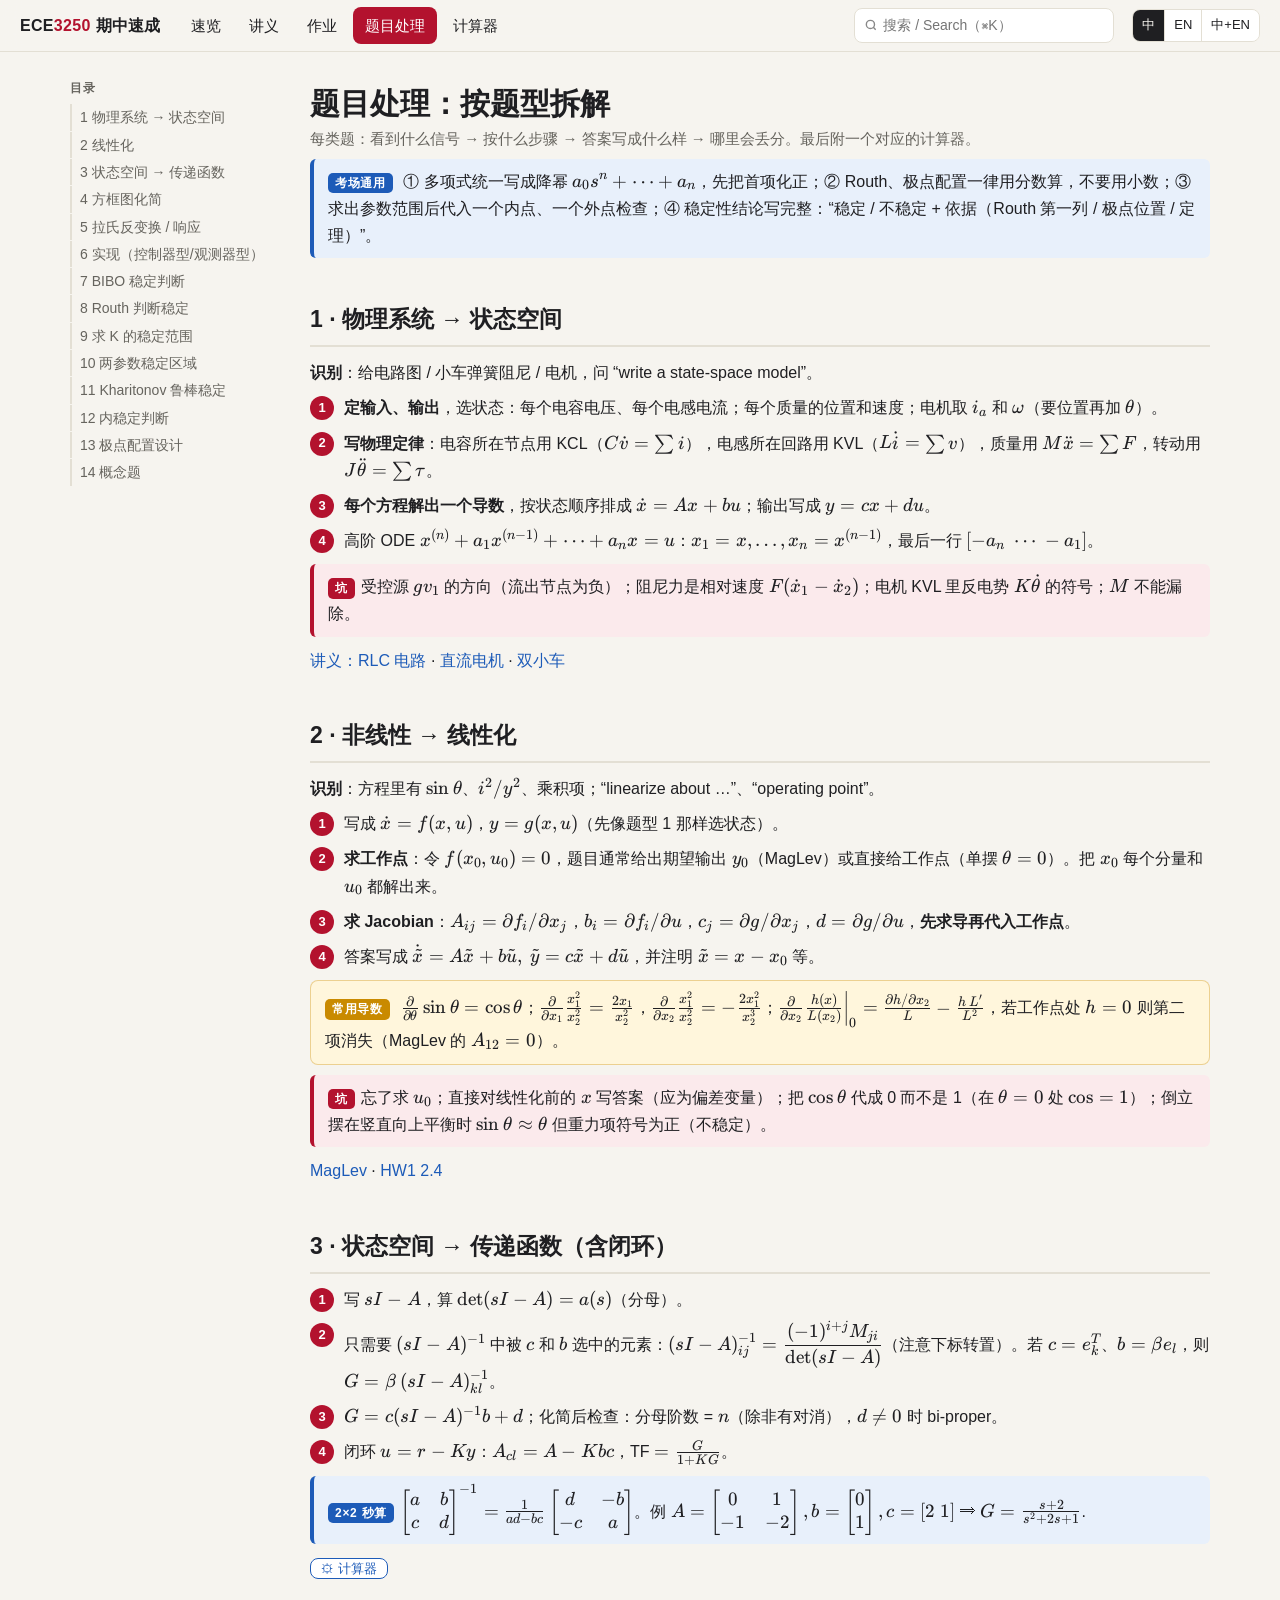
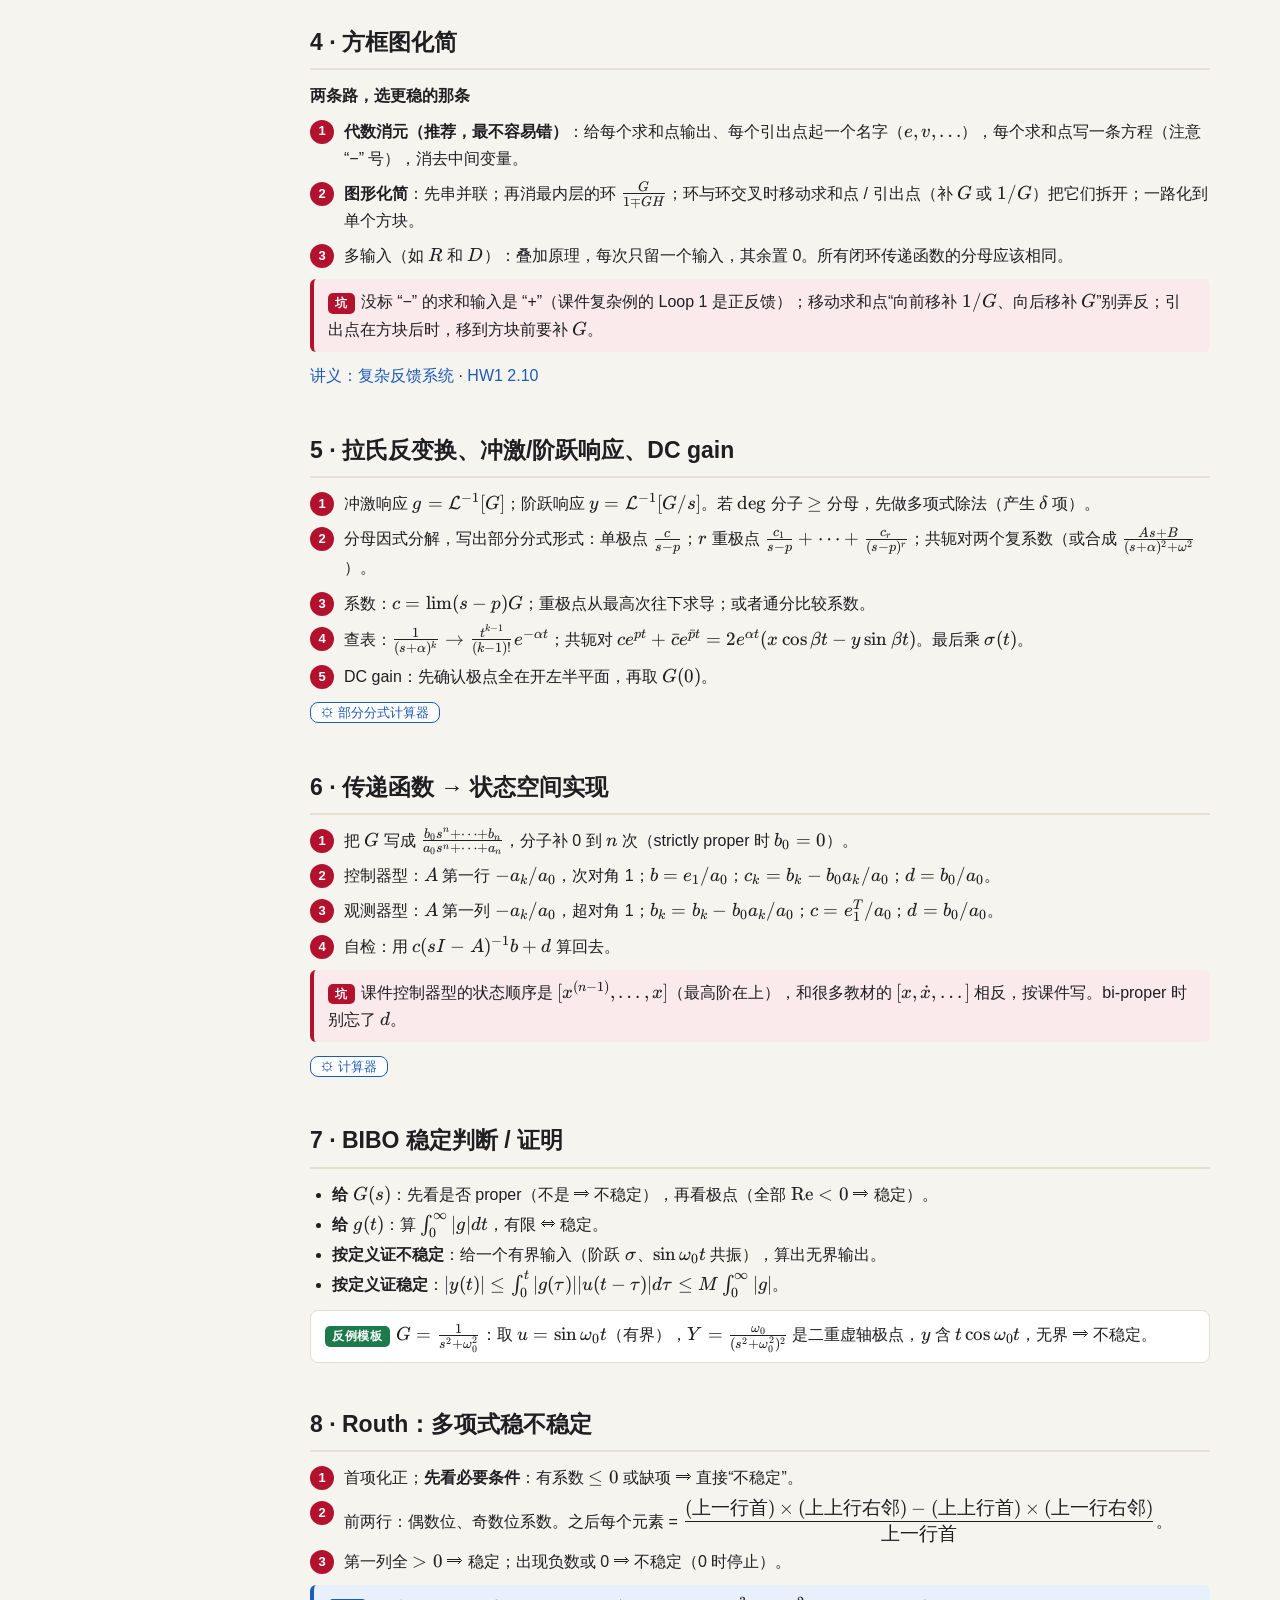
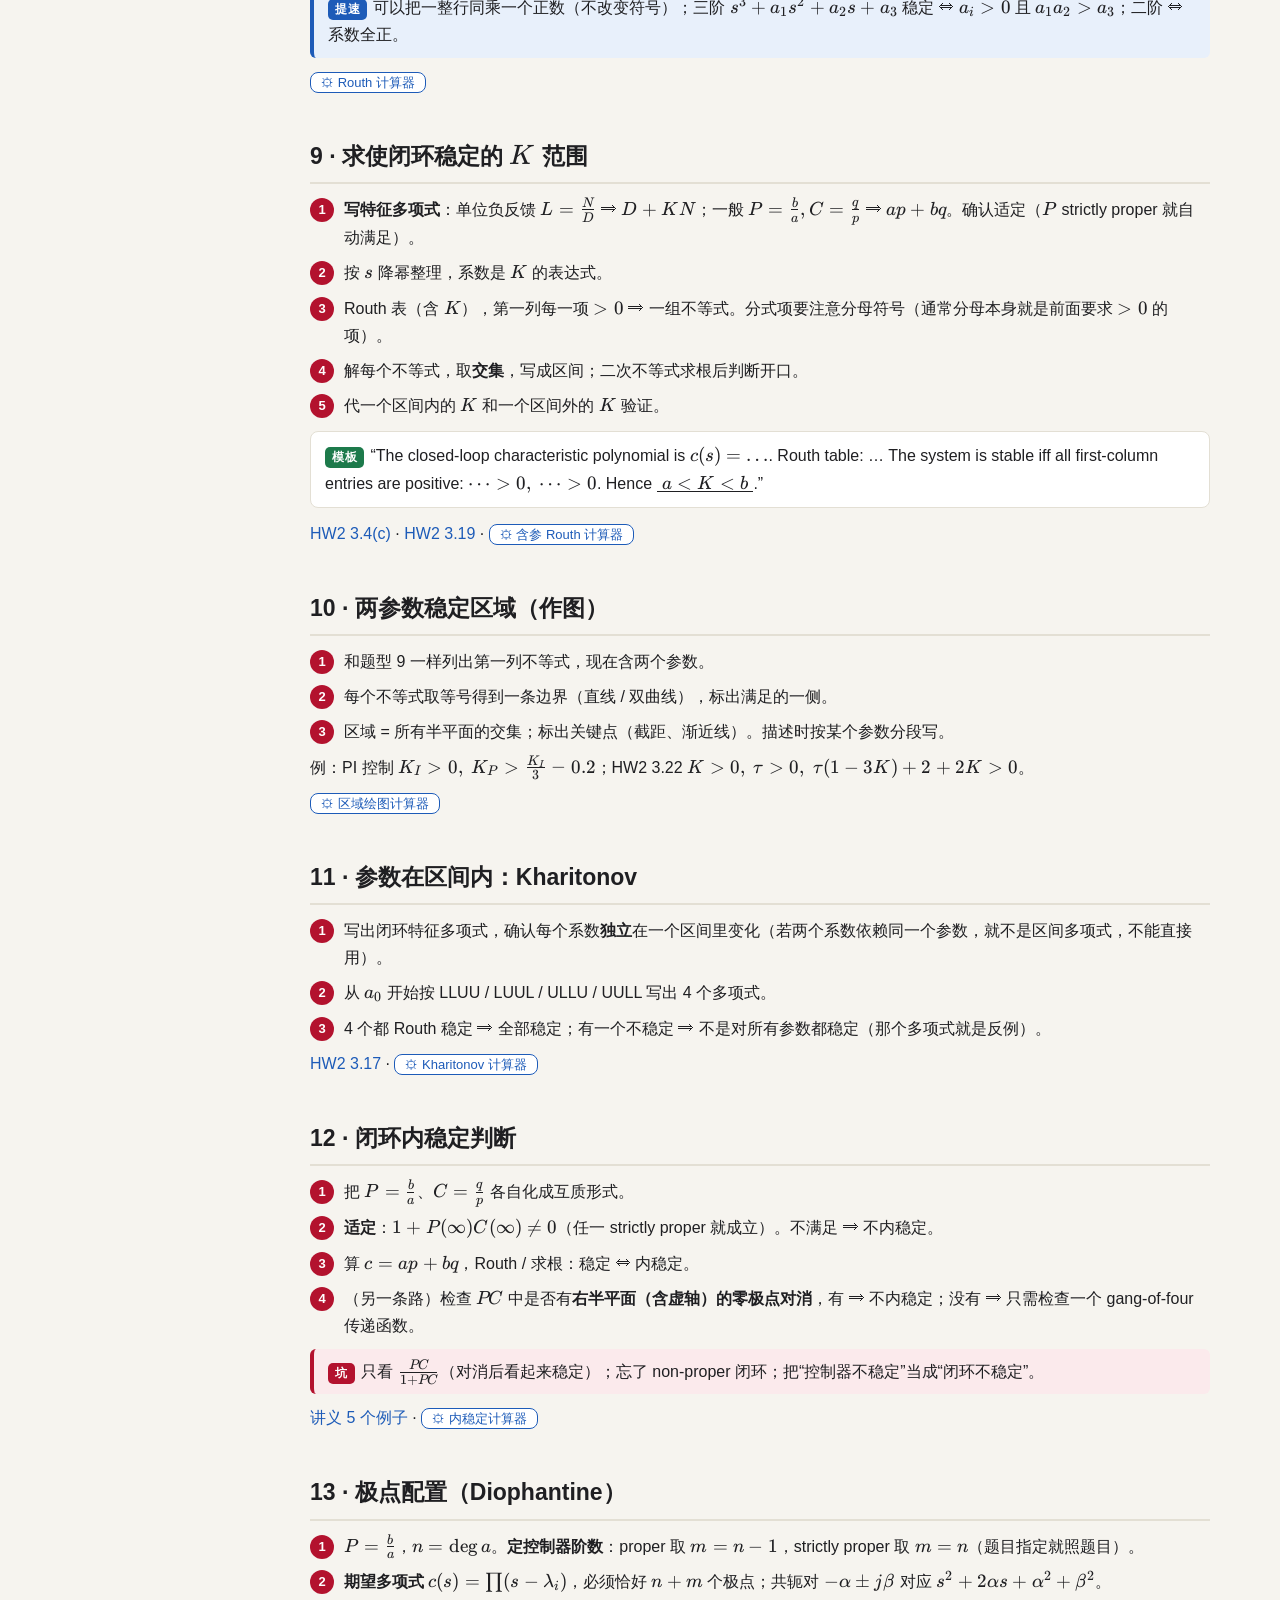
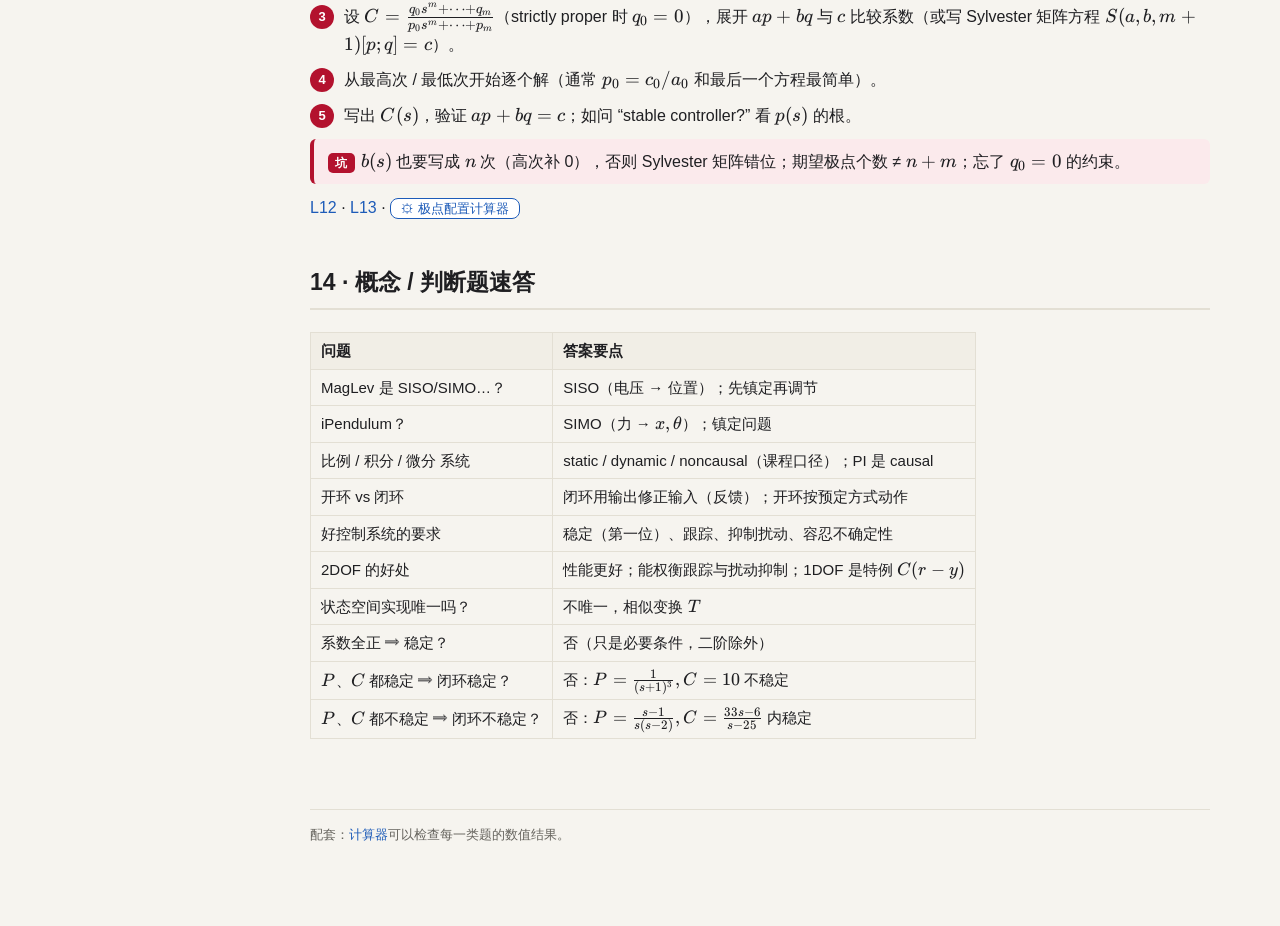
<file: methods.html>
<!doctype html>
<html lang="zh-CN">
<head>
<meta charset="utf-8">
<meta name="viewport" content="width=device-width, initial-scale=1">
<title>题目处理 Problem types · ECE3250 期中速成</title>
<script>try{document.documentElement.className='L-'+(localStorage.getItem('ece3250-lang')||'zh')}catch(e){}</script>
<link rel="stylesheet" href="assets/vendor/katex/katex.min.css">
<link rel="stylesheet" href="assets/style.css?v=4">
<script defer src="assets/vendor/katex/katex.min.js"></script>
<script defer src="assets/vendor/katex/auto-render.min.js"></script>
<script defer src="assets/search-index.js?v=4"></script>
<script defer src="assets/ui.js?v=4"></script>
</head>
<body>
<header id="topnav"></header>
<div class="wrap with-toc">
<aside class="toc" data-auto></aside>
<main>
<h1><span class="zh">题目处理：按题型拆解</span><span class="en">Problem types: how to attack each one</span>
<small><span class="zh">每类题：看到什么信号 → 按什么步骤 → 答案写成什么样 → 哪里会丢分。最后附一个对应的计算器。</span><span class="en">For each type: what to look for → the steps → what the answer should look like → where marks are lost, plus the matching calculator.</span></small></h1>

<div class="tip"><span class="lbl"><span class="zh">考场通用</span><span class="en">Exam habits</span></span>
<span class="zh">① 多项式统一写成降幂 $a_0s^n+\dots+a_n$，先把首项化正；② Routh、极点配置一律用分数算，不要用小数；③ 求出参数范围后代入一个内点、一个外点检查；④ 稳定性结论写完整：“稳定 / 不稳定 + 依据（Routh 第一列 / 极点位置 / 定理）”。</span>
<span class="en">① Always write polynomials in descending powers $a_0s^n+\dots+a_n$ with $a_0>0$; ② keep Routh and pole-placement arithmetic in fractions, not decimals; ③ after finding a parameter range, test one point inside and one outside; ④ state stability conclusions fully: “stable / unstable + reason (Routh first column / pole locations / theorem)”.</span></div>

<!-- 1 -->
<h2 id="t-model" data-zh="1 物理系统 → 状态空间" data-en="1 Physical system → state space" data-kw="modeling circuit rlc kcl kvl mechanical newton electromechanical motor state variables">1 · <span class="zh">物理系统 → 状态空间</span><span class="en">Physical system → state space</span></h2>
<p><b><span class="zh">识别</span><span class="en">Signals</span></b>：<span class="zh">给电路图 / 小车弹簧阻尼 / 电机，问 “write a state-space model”。</span><span class="en">A circuit, carts with springs/dampers, or a motor, and “write a state-space model”.</span></p>
<ol class="steps">
<li><span class="zh"><b>定输入、输出</b>，选状态：每个电容电压、每个电感电流；每个质量的位置和速度；电机取 $i_a$ 和 $\omega$（要位置再加 $\theta$）。</span><span class="en"><b>Fix input and output</b>, pick states: every capacitor voltage, every inductor current; position and velocity of every mass; for a motor $i_a$ and $\omega$ (add $\theta$ if position is needed).</span></li>
<li><span class="zh"><b>写物理定律</b>：电容所在节点用 KCL（$C\dot v=\sum i$），电感所在回路用 KVL（$L\dot i=\sum v$），质量用 $M\ddot x=\sum F$，转动用 $J\ddot\theta=\sum\tau$。</span><span class="en"><b>Write the laws</b>: KCL at capacitor nodes ($C\dot v=\sum i$), KVL around inductor loops ($L\dot i=\sum v$), $M\ddot x=\sum F$ for masses, $J\ddot\theta=\sum\tau$ for rotation.</span></li>
<li><span class="zh"><b>每个方程解出一个导数</b>，按状态顺序排成 $\dot x=Ax+bu$；输出写成 $y=cx+du$。</span><span class="en"><b>Solve each equation for one derivative</b>, stack them as $\dot x=Ax+bu$, and write $y=cx+du$.</span></li>
<li><span class="zh">高阶 ODE $x^{(n)}+a_1x^{(n-1)}+\dots+a_nx=u$：$x_1=x,\dots,x_n=x^{(n-1)}$，最后一行 $[-a_n\ \cdots\ -a_1]$。</span><span class="en">For $x^{(n)}+a_1x^{(n-1)}+\dots+a_nx=u$: $x_1=x,\dots,x_n=x^{(n-1)}$, last row $[-a_n\ \cdots\ -a_1]$.</span></li>
</ol>
<div class="trap"><span class="lbl"><span class="zh">坑</span><span class="en">Traps</span></span><span class="zh">受控源 $gv_1$ 的方向（流出节点为负）；阻尼力是相对速度 $F(\dot x_1-\dot x_2)$；电机 KVL 里反电势 $K\dot\theta$ 的符号；$M$ 不能漏除。</span><span class="en">Direction of the controlled source $gv_1$ (leaving the node is negative); damper force uses relative velocity $F(\dot x_1-\dot x_2)$; sign of the back-emf $K\dot\theta$; don't forget to divide by $M$.</span></div>
<p><a href="lectures.html#L3-rlc"><span class="zh">讲义：RLC 电路</span><span class="en">Notes: RLC circuit</span></a> · <a href="lectures.html#L4-motor"><span class="zh">直流电机</span><span class="en">DC motor</span></a> · <a href="lectures.html#L3-cart"><span class="zh">双小车</span><span class="en">two carts</span></a></p>

<!-- 2 -->
<h2 id="t-linear" data-zh="2 线性化" data-en="2 Linearization" data-kw="linearization operating point equilibrium jacobian deviation maglev pendulum nonlinear">2 · <span class="zh">非线性 → 线性化</span><span class="en">Nonlinear → linearize</span></h2>
<p><b><span class="zh">识别</span><span class="en">Signals</span></b>：<span class="zh">方程里有 $\sin\theta$、$i^2/y^2$、乘积项；“linearize about …”、“operating point”。</span><span class="en">$\sin\theta$, $i^2/y^2$ or product terms; “linearize about …”, “operating point”.</span></p>
<ol class="steps">
<li><span class="zh">写成 $\dot x=f(x,u)$，$y=g(x,u)$（先像题型 1 那样选状态）。</span><span class="en">Write $\dot x=f(x,u)$, $y=g(x,u)$ (choose states as in type 1).</span></li>
<li><span class="zh"><b>求工作点</b>：令 $f(x_0,u_0)=0$，题目通常给出期望输出 $y_0$（MagLev）或直接给工作点（单摆 $\theta=0$）。把 $x_0$ 每个分量和 $u_0$ 都解出来。</span><span class="en"><b>Operating point</b>: solve $f(x_0,u_0)=0$; usually the desired output $y_0$ is given (MagLev) or the point itself (pendulum $\theta=0$). Solve for every component of $x_0$ and for $u_0$.</span></li>
<li><span class="zh"><b>求 Jacobian</b>：$A_{ij}=\partial f_i/\partial x_j$，$b_i=\partial f_i/\partial u$，$c_j=\partial g/\partial x_j$，$d=\partial g/\partial u$，<b>先求导再代入工作点</b>。</span><span class="en"><b>Jacobians</b>: $A_{ij}=\partial f_i/\partial x_j$, $b_i=\partial f_i/\partial u$, $c_j=\partial g/\partial x_j$, $d=\partial g/\partial u$ — <b>differentiate first, then substitute</b>.</span></li>
<li><span class="zh">答案写成 $\dot{\tilde x}=A\tilde x+b\tilde u,\ \tilde y=c\tilde x+d\tilde u$，并注明 $\tilde x=x-x_0$ 等。</span><span class="en">Answer: $\dot{\tilde x}=A\tilde x+b\tilde u,\ \tilde y=c\tilde x+d\tilde u$ with $\tilde x=x-x_0$ etc. stated.</span></li>
</ol>
<div class="key"><span class="lbl"><span class="zh">常用导数</span><span class="en">Handy derivatives</span></span>
$\frac{\partial}{\partial\theta}\sin\theta=\cos\theta$；$\frac{\partial}{\partial x_1}\frac{x_1^2}{x_2^2}=\frac{2x_1}{x_2^2}$，$\frac{\partial}{\partial x_2}\frac{x_1^2}{x_2^2}=-\frac{2x_1^2}{x_2^3}$；$\frac{\partial}{\partial x_2}\frac{h(x)}{L(x_2)}\Big|_0=\frac{\partial h/\partial x_2}{L}-\frac{h\,L'}{L^2}$<span class="zh">，若工作点处 $h=0$ 则第二项消失（MagLev 的 $A_{12}=0$）。</span><span class="en">; if $h=0$ at the operating point the second term vanishes (MagLev's $A_{12}=0$).</span></div>
<div class="trap"><span class="lbl"><span class="zh">坑</span><span class="en">Traps</span></span><span class="zh">忘了求 $u_0$；直接对线性化前的 $x$ 写答案（应为偏差变量）；把 $\cos\theta$ 代成 0 而不是 1（在 $\theta=0$ 处 $\cos=1$）；倒立摆在竖直向上平衡时 $\sin\theta\approx\theta$ 但重力项符号为正（不稳定）。</span><span class="en">Forgetting $u_0$; writing the result in $x$ instead of deviation variables; substituting $\cos 0=0$ instead of 1; for an upright pendulum the gravity term keeps a positive sign (unstable).</span></div>
<p><a href="lectures.html#L5-maglev">MagLev</a> · <a href="homework.html#hw1-24">HW1 2.4</a></p>

<!-- 3 -->
<h2 id="t-ss2tf" data-zh="3 状态空间 → 传递函数" data-en="3 State space → TF" data-kw="state space to transfer function sI-A inverse cofactor determinant output feedback closed loop">3 · <span class="zh">状态空间 → 传递函数（含闭环）</span><span class="en">State space → transfer function (incl. closed loop)</span></h2>
<ol class="steps">
<li><span class="zh">写 $sI-A$，算 $\det(sI-A)=a(s)$（分母）。</span><span class="en">Form $sI-A$ and compute $\det(sI-A)=a(s)$ (denominator).</span></li>
<li><span class="zh">只需要 $(sI-A)^{-1}$ 中被 $c$ 和 $b$ 选中的元素：$(sI-A)^{-1}_{ij}=\dfrac{(-1)^{i+j}M_{ji}}{\det(sI-A)}$（注意下标转置）。若 $c=e_k^T$、$b=\beta e_l$，则 $G=\beta\,(sI-A)^{-1}_{kl}$。</span><span class="en">Only the entries picked by $c$ and $b$ are needed: $(sI-A)^{-1}_{ij}=\dfrac{(-1)^{i+j}M_{ji}}{\det(sI-A)}$ (note the transposed minor). If $c=e_k^T$, $b=\beta e_l$, then $G=\beta\,(sI-A)^{-1}_{kl}$.</span></li>
<li><span class="zh">$G=c(sI-A)^{-1}b+d$；化简后检查：分母阶数 = $n$（除非有对消），$d\ne0$ 时 bi-proper。</span><span class="en">$G=c(sI-A)^{-1}b+d$; check that the denominator has degree $n$ (unless something cancels) and that $d\ne0$ makes it bi-proper.</span></li>
<li><span class="zh">闭环 $u=r-Ky$：$A_{cl}=A-Kbc$，TF $=\frac{G}{1+KG}$。</span><span class="en">Closed loop $u=r-Ky$: $A_{cl}=A-Kbc$, TF $=\frac{G}{1+KG}$.</span></li>
</ol>
<div class="tip"><span class="lbl"><span class="zh">2×2 秒算</span><span class="en">2×2 shortcut</span></span>$\begin{bmatrix}a&b\\c&d\end{bmatrix}^{-1}=\frac{1}{ad-bc}\begin{bmatrix}d&-b\\-c&a\end{bmatrix}$。<span class="zh">例</span><span class="en">E.g.</span> $A=\begin{bmatrix}0&1\\-1&-2\end{bmatrix},b=\begin{bmatrix}0\\1\end{bmatrix},c=[2\ 1]$ ⟹ $G=\frac{s+2}{s^2+2s+1}$.</div>
<p><a class="btn calc" href="calc.html?A=0%201%3B-1%20-2&B=0%3B1&C=2%201&D=0#ss"><span class="zh">计算器</span><span class="en">Calculator</span></a></p>

<!-- 4 -->
<h2 id="t-block" data-zh="4 方框图化简" data-en="4 Block diagram reduction" data-kw="block diagram reduction summing junction pickoff loop feedback series parallel algebraic elimination mason">4 · <span class="zh">方框图化简</span><span class="en">Block-diagram reduction</span></h2>
<p><b><span class="zh">两条路，选更稳的那条</span><span class="en">Two routes — pick the safer one</span></b></p>
<ol class="steps">
<li><span class="zh"><b>代数消元（推荐，最不容易错）</b>：给每个求和点输出、每个引出点起一个名字（$e,v,\dots$），每个求和点写一条方程（注意 “−” 号），消去中间变量。</span><span class="en"><b>Algebraic elimination (recommended, hardest to get wrong)</b>: name the output of every summing junction and every pickoff ($e,v,\dots$), write one equation per junction (mind the “−”), eliminate the intermediates.</span></li>
<li><span class="zh"><b>图形化简</b>：先串并联；再消最内层的环 $\frac{G}{1\mp GH}$；环与环交叉时移动求和点 / 引出点（补 $G$ 或 $1/G$）把它们拆开；一路化到单个方块。</span><span class="en"><b>Graphical reduction</b>: combine series/parallel; close the innermost loops $\frac{G}{1\mp GH}$; if loops overlap, move summing/pickoff points (inserting $G$ or $1/G$) to separate them; repeat until one block remains.</span></li>
<li><span class="zh">多输入（如 $R$ 和 $D$）：叠加原理，每次只留一个输入，其余置 0。所有闭环传递函数的分母应该相同。</span><span class="en">Several inputs (e.g. $R$ and $D$): superposition — keep one input at a time. All closed-loop TFs must share the same denominator.</span></li>
</ol>
<div class="trap"><span class="lbl"><span class="zh">坑</span><span class="en">Traps</span></span><span class="zh">没标 “−” 的求和输入是 “+”（课件复杂例的 Loop 1 是正反馈）；移动求和点“向前移补 $1/G$、向后移补 $G$”别弄反；引出点在方块后时，移到方块前要补 $G$。</span><span class="en">Unmarked summing inputs are “+” (Loop 1 in the slide example is positive feedback); moving a junction backwards inserts $1/G$, forwards inserts $G$ — don't swap; moving a pickoff from after a block to before it inserts $G$.</span></div>
<p><a href="lectures.html#L8-big"><span class="zh">讲义：复杂反馈系统</span><span class="en">Notes: complicated system</span></a> · <a href="homework.html#hw1-210">HW1 2.10</a></p>

<!-- 5 -->
<h2 id="t-pf" data-zh="5 拉氏反变换 / 响应" data-en="5 Inverse Laplace / responses" data-kw="inverse laplace partial fraction residue impulse response step response dc gain final value theorem">5 · <span class="zh">拉氏反变换、冲激/阶跃响应、DC gain</span><span class="en">Inverse Laplace, impulse/step responses, DC gain</span></h2>
<ol class="steps">
<li><span class="zh">冲激响应 $g=\L^{-1}[G]$；阶跃响应 $y=\L^{-1}[G/s]$。若 $\deg$ 分子 $\ge$ 分母，先做多项式除法（产生 $\delta$ 项）。</span><span class="en">Impulse response $g=\L^{-1}[G]$; step response $y=\L^{-1}[G/s]$. If the numerator degree $\ge$ denominator degree, divide first (gives $\delta$ terms).</span></li>
<li><span class="zh">分母因式分解，写出部分分式形式：单极点 $\frac{c}{s-p}$；$r$ 重极点 $\frac{c_1}{s-p}+\dots+\frac{c_r}{(s-p)^r}$；共轭对两个复系数（或合成 $\frac{As+B}{(s+\alpha)^2+\omega^2}$）。</span><span class="en">Factor the denominator and set up the expansion: simple pole $\frac{c}{s-p}$; $r$-fold pole $\frac{c_1}{s-p}+\dots+\frac{c_r}{(s-p)^r}$; a conjugate pair either with two complex coefficients or combined as $\frac{As+B}{(s+\alpha)^2+\omega^2}$.</span></li>
<li><span class="zh">系数：$c=\lim(s-p)G$；重极点从最高次往下求导；或者通分比较系数。</span><span class="en">Coefficients: $c=\lim(s-p)G$; for repeated poles differentiate downward from the highest power; or clear denominators and compare coefficients.</span></li>
<li><span class="zh">查表：$\frac{1}{(s+\alpha)^{k}}\to\frac{t^{k-1}}{(k-1)!}e^{-\alpha t}$；共轭对 $ce^{pt}+\bar ce^{\bar pt}=2e^{\alpha t}(x\cos\beta t-y\sin\beta t)$。最后乘 $\sigma(t)$。</span><span class="en">Table: $\frac{1}{(s+\alpha)^{k}}\to\frac{t^{k-1}}{(k-1)!}e^{-\alpha t}$; conjugate pair $ce^{pt}+\bar ce^{\bar pt}=2e^{\alpha t}(x\cos\beta t-y\sin\beta t)$. Multiply by $\sigma(t)$.</span></li>
<li><span class="zh">DC gain：先确认极点全在开左半平面，再取 $G(0)$。</span><span class="en">DC gain: first confirm all poles are in the OLHP, then take $G(0)$.</span></li>
</ol>
<p><a class="btn calc" href="calc.html?pfn=2&pfd=s(s%5E2%2B2s%2B2)#pf"><span class="zh">部分分式计算器</span><span class="en">Partial-fraction calculator</span></a></p>

<!-- 6 -->
<h2 id="t-real" data-zh="6 实现（控制器型/观测器型）" data-en="6 Realization" data-kw="realization controller form observer form controllable canonical form companion">6 · <span class="zh">传递函数 → 状态空间实现</span><span class="en">Transfer function → state-space realization</span></h2>
<ol class="steps">
<li><span class="zh">把 $G$ 写成 $\frac{b_0s^n+\dots+b_n}{a_0s^n+\dots+a_n}$，分子补 0 到 $n$ 次（strictly proper 时 $b_0=0$）。</span><span class="en">Write $G=\frac{b_0s^n+\dots+b_n}{a_0s^n+\dots+a_n}$, padding the numerator with zeros up to degree $n$ ($b_0=0$ if strictly proper).</span></li>
<li><span class="zh">控制器型：$A$ 第一行 $-a_k/a_0$，次对角 1；$b=e_1/a_0$；$c_k=b_k-b_0a_k/a_0$；$d=b_0/a_0$。</span><span class="en">Controller form: first row of $A$ is $-a_k/a_0$, ones on the subdiagonal; $b=e_1/a_0$; $c_k=b_k-b_0a_k/a_0$; $d=b_0/a_0$.</span></li>
<li><span class="zh">观测器型：$A$ 第一列 $-a_k/a_0$，超对角 1；$b_k=b_k-b_0a_k/a_0$；$c=e_1^T/a_0$；$d=b_0/a_0$。</span><span class="en">Observer form: first column of $A$ is $-a_k/a_0$, ones on the superdiagonal; $b_k=b_k-b_0a_k/a_0$; $c=e_1^T/a_0$; $d=b_0/a_0$.</span></li>
<li><span class="zh">自检：用 $c(sI-A)^{-1}b+d$ 算回去。</span><span class="en">Check: recompute $c(sI-A)^{-1}b+d$.</span></li>
</ol>
<div class="trap"><span class="lbl"><span class="zh">坑</span><span class="en">Traps</span></span><span class="zh">课件控制器型的状态顺序是 $[x^{(n-1)},\dots,x]$（最高阶在上），和很多教材的 $[x,\dot x,\dots]$ 相反，按课件写。bi-proper 时别忘了 $d$。</span><span class="en">The slides order the states $[x^{(n-1)},\dots,x]$ (highest derivative first), opposite to many textbooks — follow the slides. For bi-proper $G$ don't forget $d$.</span></div>
<p><a class="btn calc" href="calc.html?tfn=s%2B2&tfd=s%5E2%2B2s%2B1#ss"><span class="zh">计算器</span><span class="en">Calculator</span></a></p>

<!-- 7 -->
<h2 id="t-bibo" data-zh="7 BIBO 稳定判断" data-en="7 BIBO stability" data-kw="bibo bounded input bounded output absolutely integrable impulse response counterexample">7 · <span class="zh">BIBO 稳定判断 / 证明</span><span class="en">BIBO stability: decide / prove</span></h2>
<ul>
<li><span class="zh"><b>给 $G(s)$</b>：先看是否 proper（不是 ⟹ 不稳定），再看极点（全部 $\operatorname{Re}\lt 0$ ⟹ 稳定）。</span><span class="en"><b>Given $G(s)$</b>: check properness first (non-proper ⟹ unstable), then poles (all $\operatorname{Re}\lt 0$ ⟹ stable).</span></li>
<li><span class="zh"><b>给 $g(t)$</b>：算 $\int_0^\infty|g|dt$，有限 ⟺ 稳定。</span><span class="en"><b>Given $g(t)$</b>: compute $\int_0^\infty|g|dt$; finite ⟺ stable.</span></li>
<li><span class="zh"><b>按定义证不稳定</b>：给一个有界输入（阶跃 $\sigma$、$\sin\omega_0 t$ 共振），算出无界输出。</span><span class="en"><b>Disprove by definition</b>: exhibit a bounded input (step $\sigma$, resonant $\sin\omega_0 t$) with an unbounded output.</span></li>
<li><span class="zh"><b>按定义证稳定</b>：$|y(t)|\le\int_0^t|g(\tau)||u(t-\tau)|d\tau\le M\int_0^\infty|g|$。</span><span class="en"><b>Prove by definition</b>: $|y(t)|\le\int_0^t|g(\tau)||u(t-\tau)|d\tau\le M\int_0^\infty|g|$.</span></li>
</ul>
<div class="ex"><span class="lbl"><span class="zh">反例模板</span><span class="en">Counterexample template</span></span><span class="zh">$G=\frac{1}{s^2+\omega_0^2}$：取 $u=\sin\omega_0t$（有界），$Y=\frac{\omega_0}{(s^2+\omega_0^2)^2}$ 是二重虚轴极点，$y$ 含 $t\cos\omega_0t$，无界 ⟹ 不稳定。</span><span class="en">$G=\frac{1}{s^2+\omega_0^2}$: take $u=\sin\omega_0t$ (bounded); $Y=\frac{\omega_0}{(s^2+\omega_0^2)^2}$ has double imaginary-axis poles, $y$ contains $t\cos\omega_0t$, unbounded ⟹ unstable.</span></div>

<!-- 8 -->
<h2 id="t-routh" data-zh="8 Routh 判断稳定" data-en="8 Routh: is it stable?" data-kw="routh table polynomial stability first column necessary condition zero row">8 · <span class="zh">Routh：多项式稳不稳定</span><span class="en">Routh: is the polynomial stable?</span></h2>
<ol class="steps">
<li><span class="zh">首项化正；<b>先看必要条件</b>：有系数 $\le0$ 或缺项 ⟹ 直接“不稳定”。</span><span class="en">Make $a_0>0$; <b>check the necessary condition</b>: any coefficient $\le0$ or missing ⟹ unstable immediately.</span></li>
<li><span class="zh">前两行：偶数位、奇数位系数。之后每个元素 = $\dfrac{(\text{上一行首})\times(\text{上上行右邻})-(\text{上上行首})\times(\text{上一行右邻})}{\text{上一行首}}$。</span><span class="en">First two rows: even- and odd-indexed coefficients. Each new entry $=\dfrac{(\text{first of row above})\times(\text{right neighbour two rows up})-(\text{first two rows up})\times(\text{right neighbour of row above})}{\text{first of row above}}$.</span></li>
<li><span class="zh">第一列全 $>0$ ⟹ 稳定；出现负数或 0 ⟹ 不稳定（0 时停止）。</span><span class="en">First column all $>0$ ⟹ stable; a negative or zero ⟹ unstable (stop at a zero).</span></li>
</ol>
<div class="tip"><span class="lbl"><span class="zh">提速</span><span class="en">Speed-ups</span></span><span class="zh">可以把一整行同乘一个正数（不改变符号）；三阶 $s^3+a_1s^2+a_2s+a_3$ 稳定 ⟺ $a_i>0$ 且 $a_1a_2>a_3$；二阶 ⟺ 系数全正。</span><span class="en">You may scale a whole row by a positive number; cubic $s^3+a_1s^2+a_2s+a_3$ is stable ⟺ all $a_i>0$ and $a_1a_2>a_3$; quadratic ⟺ all coefficients positive.</span></div>
<p><a class="btn calc" href="calc.html?routh=s%5E4%2B2s%5E3%2B9s%5E2%2B2s%2B5#routh"><span class="zh">Routh 计算器</span><span class="en">Routh calculator</span></a></p>

<!-- 9 -->
<h2 id="t-routh-k" data-zh="9 求 K 的稳定范围" data-en="9 Range of K" data-kw="range of K gain stability routh parameter inequality closed loop characteristic polynomial">9 · <span class="zh">求使闭环稳定的 $K$ 范围</span><span class="en">Range of $K$ for closed-loop stability</span></h2>
<ol class="steps">
<li><span class="zh"><b>写特征多项式</b>：单位负反馈 $L=\frac{N}{D}$ ⟹ $D+KN$；一般 $P=\frac ba, C=\frac qp$ ⟹ $ap+bq$。确认适定（$P$ strictly proper 就自动满足）。</span><span class="en"><b>Characteristic polynomial</b>: unity feedback $L=\frac{N}{D}$ ⟹ $D+KN$; in general $P=\frac ba, C=\frac qp$ ⟹ $ap+bq$. Confirm well-posedness (automatic if $P$ is strictly proper).</span></li>
<li><span class="zh">按 $s$ 降幂整理，系数是 $K$ 的表达式。</span><span class="en">Collect in descending powers of $s$; coefficients are expressions in $K$.</span></li>
<li><span class="zh">Routh 表（含 $K$），第一列每一项 $>0$ ⟹ 一组不等式。分式项要注意分母符号（通常分母本身就是前面要求 $>0$ 的项）。</span><span class="en">Routh table with $K$; require every first-column entry $>0$ ⟹ a set of inequalities. For fractions mind the denominator's sign (usually it is an earlier entry already required $>0$).</span></li>
<li><span class="zh">解每个不等式，取<b>交集</b>，写成区间；二次不等式求根后判断开口。</span><span class="en">Solve each inequality and take the <b>intersection</b>; for quadratics find the roots and check the sign pattern.</span></li>
<li><span class="zh">代一个区间内的 $K$ 和一个区间外的 $K$ 验证。</span><span class="en">Verify with one $K$ inside and one outside the interval.</span></li>
</ol>
<div class="ex"><span class="lbl"><span class="zh">模板</span><span class="en">Template</span></span><span class="zh">“The closed-loop characteristic polynomial is $c(s)=\dots$. Routh table: … The system is stable iff all first-column entries are positive: $\dots>0,\ \dots>0$. Hence $\underline{\ a\lt K\lt b\ }$.”</span><span class="en">“The closed-loop characteristic polynomial is $c(s)=\dots$. Routh table: … The system is stable iff all first-column entries are positive: $\dots>0,\ \dots>0$. Hence $\underline{\ a\lt K\lt b\ }$.”</span></div>
<p><a href="homework.html#hw2-34">HW2 3.4(c)</a> · <a href="homework.html#hw2-319">HW2 3.19</a> · <a class="btn calc" href="calc.html?routh=s%5E4%2B2s%5E3%2B4s%5E2%2B4s%2BK&param=K#routh"><span class="zh">含参 Routh 计算器</span><span class="en">Parametric Routh</span></a></p>

<!-- 10 -->
<h2 id="t-region" data-zh="10 两参数稳定区域" data-en="10 Two-parameter region" data-kw="stability region two parameters plane plot pi controller kp ki tau boundary curve">10 · <span class="zh">两参数稳定区域（作图）</span><span class="en">Two-parameter stability region (sketch)</span></h2>
<ol class="steps">
<li><span class="zh">和题型 9 一样列出第一列不等式，现在含两个参数。</span><span class="en">As in type 9, list the first-column inequalities — now in two parameters.</span></li>
<li><span class="zh">每个不等式取等号得到一条边界（直线 / 双曲线），标出满足的一侧。</span><span class="en">Turn each inequality into its boundary (line / hyperbola) and mark the satisfying side.</span></li>
<li><span class="zh">区域 = 所有半平面的交集；标出关键点（截距、渐近线）。描述时按某个参数分段写。</span><span class="en">The region is the intersection; label key points (intercepts, asymptotes). Describe it piecewise in one parameter.</span></li>
</ol>
<p><span class="zh">例：PI 控制</span><span class="en">E.g. PI control</span> $K_I>0,\ K_P>\frac{K_I}{3}-0.2$；HW2 3.22 $K>0,\ \tau>0,\ \tau(1-3K)+2+2K>0$。</p>
<p><a class="btn calc" href="calc.html?preset=hw322#region"><span class="zh">区域绘图计算器</span><span class="en">Region plotter</span></a></p>

<!-- 11 -->
<h2 id="t-khar" data-zh="11 Kharitonov 鲁棒稳定" data-en="11 Kharitonov" data-kw="kharitonov robust stability interval polynomial uncertain parameters vertex">11 · <span class="zh">参数在区间内：Kharitonov</span><span class="en">Parameters in intervals: Kharitonov</span></h2>
<ol class="steps">
<li><span class="zh">写出闭环特征多项式，确认每个系数<b>独立</b>在一个区间里变化（若两个系数依赖同一个参数，就不是区间多项式，不能直接用）。</span><span class="en">Write the closed-loop characteristic polynomial and check that each coefficient varies <b>independently</b> in an interval (if two coefficients share a parameter it is not an interval polynomial).</span></li>
<li><span class="zh">从 $a_0$ 开始按 LLUU / LUUL / ULLU / UULL 写出 4 个多项式。</span><span class="en">Starting at $a_0$, write the four polynomials with LLUU / LUUL / ULLU / UULL.</span></li>
<li><span class="zh">4 个都 Routh 稳定 ⟹ 全部稳定；有一个不稳定 ⟹ 不是对所有参数都稳定（那个多项式就是反例）。</span><span class="en">All four Routh-stable ⟹ all members stable; one unstable ⟹ not robustly stable (that polynomial is a counterexample).</span></li>
</ol>
<p><a href="homework.html#hw2-317">HW2 3.17</a> · <a class="btn calc" href="calc.html?kh=1,1;3,4;3,4;2,3;0.5,1#khar"><span class="zh">Kharitonov 计算器</span><span class="en">Kharitonov calculator</span></a></p>

<!-- 12 -->
<h2 id="t-internal" data-zh="12 内稳定判断" data-en="12 Internal stability" data-kw="internal stability gang of four unstable pole zero cancellation well posed characteristic polynomial">12 · <span class="zh">闭环内稳定判断</span><span class="en">Is the closed loop internally stable?</span></h2>
<ol class="steps">
<li><span class="zh">把 $P=\frac ba$、$C=\frac qp$ 各自化成互质形式。</span><span class="en">Reduce $P=\frac ba$ and $C=\frac qp$ to coprime form.</span></li>
<li><span class="zh"><b>适定</b>：$1+P(\infty)C(\infty)\ne0$（任一 strictly proper 就成立）。不满足 ⟹ 不内稳定。</span><span class="en"><b>Well-posed</b>: $1+P(\infty)C(\infty)\ne0$ (automatic if either is strictly proper). Otherwise ⟹ not internally stable.</span></li>
<li><span class="zh">算 $c=ap+bq$，Routh / 求根：稳定 ⟺ 内稳定。</span><span class="en">Compute $c=ap+bq$; Routh / roots: stable ⟺ internally stable.</span></li>
<li><span class="zh">（另一条路）检查 $PC$ 中是否有<b>右半平面（含虚轴）的零极点对消</b>，有 ⟹ 不内稳定；没有 ⟹ 只需检查一个 gang-of-four 传递函数。</span><span class="en">(Alternative) look for <b>pole/zero cancellations in the closed RHP</b> within $PC$: any ⟹ not internally stable; none ⟹ checking one gang-of-four entry suffices.</span></li>
</ol>
<div class="trap"><span class="lbl"><span class="zh">坑</span><span class="en">Traps</span></span><span class="zh">只看 $\frac{PC}{1+PC}$（对消后看起来稳定）；忘了 non-proper 闭环；把“控制器不稳定”当成“闭环不稳定”。</span><span class="en">Checking only $\frac{PC}{1+PC}$ (looks stable after cancellation); missing a non-proper closed loop; confusing “unstable controller” with “unstable closed loop”.</span></div>
<p><a href="lectures.html#L11-int"><span class="zh">讲义 5 个例子</span><span class="en">5 examples in the notes</span></a> · <a class="btn calc" href="calc.html?ib=1&ia=s-1&iq=s-1&ip=s%2B1#internal"><span class="zh">内稳定计算器</span><span class="en">Internal-stability calculator</span></a></p>

<!-- 13 -->
<h2 id="t-pole" data-zh="13 极点配置设计" data-en="13 Pole placement" data-kw="pole placement diophantine sylvester controller design desired poles proper strictly proper order">13 · <span class="zh">极点配置（Diophantine）</span><span class="en">Pole placement (Diophantine)</span></h2>
<ol class="steps">
<li><span class="zh">$P=\frac{b}{a}$，$n=\deg a$。<b>定控制器阶数</b>：proper 取 $m=n-1$，strictly proper 取 $m=n$（题目指定就照题目）。</span><span class="en">$P=\frac{b}{a}$, $n=\deg a$. <b>Controller order</b>: proper $m=n-1$, strictly proper $m=n$ (unless the problem specifies).</span></li>
<li><span class="zh"><b>期望多项式</b> $c(s)=\prod(s-\lambda_i)$，必须恰好 $n+m$ 个极点；共轭对 $-\alpha\pm j\beta$ 对应 $s^2+2\alpha s+\alpha^2+\beta^2$。</span><span class="en"><b>Desired polynomial</b> $c(s)=\prod(s-\lambda_i)$ with exactly $n+m$ poles; a pair $-\alpha\pm j\beta$ gives $s^2+2\alpha s+\alpha^2+\beta^2$.</span></li>
<li><span class="zh">设 $C=\frac{q_0s^m+\dots+q_m}{p_0s^m+\dots+p_m}$（strictly proper 时 $q_0=0$），展开 $a p+b q$ 与 $c$ 比较系数（或写 Sylvester 矩阵方程 $S(a,b,m+1)[p;q]=c$）。</span><span class="en">Let $C=\frac{q_0s^m+\dots+q_m}{p_0s^m+\dots+p_m}$ ($q_0=0$ if strictly proper); expand $ap+bq$ and match coefficients with $c$ (or write $S(a,b,m+1)[p;q]=c$).</span></li>
<li><span class="zh">从最高次 / 最低次开始逐个解（通常 $p_0=c_0/a_0$ 和最后一个方程最简单）。</span><span class="en">Solve from the top and bottom equations first ($p_0=c_0/a_0$ and the constant-term equation are usually trivial).</span></li>
<li><span class="zh">写出 $C(s)$，验证 $ap+bq=c$；如问 “stable controller?” 看 $p(s)$ 的根。</span><span class="en">Write $C(s)$ and verify $ap+bq=c$; for “stable controller?” check the roots of $p(s)$.</span></li>
</ol>
<div class="trap"><span class="lbl"><span class="zh">坑</span><span class="en">Traps</span></span><span class="zh">$b(s)$ 也要写成 $n$ 次（高次补 0），否则 Sylvester 矩阵错位；期望极点个数 ≠ $n+m$；忘了 $q_0=0$ 的约束。</span><span class="en">Pad $b(s)$ to degree $n$ or the Sylvester matrix misaligns; desired pole count ≠ $n+m$; forgetting $q_0=0$ for strictly proper controllers.</span></div>
<p><a href="lectures.html#L12">L12</a> · <a href="lectures.html#L13-sp">L13</a> · <a class="btn calc" href="calc.html?pb=s-1&pa=s(s-2)&pm=1&pc=-1,-2,-3#pole"><span class="zh">极点配置计算器</span><span class="en">Pole-placement calculator</span></a></p>

<!-- 14 -->
<h2 id="t-concept" data-zh="14 概念题" data-en="14 Concept questions" data-kw="concept siso simo miso mimo causal noncausal static dynamic stabilization regulation proper 2dof open loop closed loop">14 · <span class="zh">概念 / 判断题速答</span><span class="en">Concept / true-false quick answers</span></h2>
<div class="tbl-wrap"><table>
<tr><th><span class="zh">问题</span><span class="en">Question</span></th><th><span class="zh">答案要点</span><span class="en">Key answer</span></th></tr>
<tr><td><span class="zh">MagLev 是 SISO/SIMO…？</span><span class="en">MagLev: SISO/SIMO…?</span></td><td><span class="zh">SISO（电压 → 位置）；先镇定再调节</span><span class="en">SISO (voltage → position); stabilize, then regulate</span></td></tr>
<tr><td><span class="zh">iPendulum？</span><span class="en">iPendulum?</span></td><td><span class="zh">SIMO（力 → $x,\theta$）；镇定问题</span><span class="en">SIMO (force → $x,\theta$); a stabilization problem</span></td></tr>
<tr><td><span class="zh">比例 / 积分 / 微分 系统</span><span class="en">Proportional / integral / derivative</span></td><td><span class="zh">static / dynamic / noncausal（课程口径）；PI 是 causal</span><span class="en">static / dynamic / noncausal (course convention); PI is causal</span></td></tr>
<tr><td><span class="zh">开环 vs 闭环</span><span class="en">Open vs closed loop</span></td><td><span class="zh">闭环用输出修正输入（反馈）；开环按预定方式动作</span><span class="en">Closed loop corrects the input using the output (feedback); open loop follows a preset plan</span></td></tr>
<tr><td><span class="zh">好控制系统的要求</span><span class="en">Goals of a good control system</span></td><td><span class="zh">稳定（第一位）、跟踪、抑制扰动、容忍不确定性</span><span class="en">Stability (first), tracking, disturbance rejection, robustness to uncertainty</span></td></tr>
<tr><td><span class="zh">2DOF 的好处</span><span class="en">Why 2DOF</span></td><td><span class="zh">性能更好；能权衡跟踪与扰动抑制；1DOF 是特例 $C(r-y)$</span><span class="en">Better performance; trades off tracking vs disturbance rejection; 1DOF is the special case $C(r-y)$</span></td></tr>
<tr><td><span class="zh">状态空间实现唯一吗？</span><span class="en">Is a realization unique?</span></td><td><span class="zh">不唯一，相似变换 $T$</span><span class="en">No — similarity transforms $T$</span></td></tr>
<tr><td><span class="zh">系数全正 ⟹ 稳定？</span><span class="en">All coefficients positive ⟹ stable?</span></td><td><span class="zh">否（只是必要条件，二阶除外）</span><span class="en">No (necessary only, except for degree ≤ 2)</span></td></tr>
<tr><td><span class="zh">$P$、$C$ 都稳定 ⟹ 闭环稳定？</span><span class="en">$P$, $C$ stable ⟹ closed loop stable?</span></td><td><span class="zh">否：$P=\frac1{(s+1)^3},C=10$ 不稳定</span><span class="en">No: $P=\frac1{(s+1)^3},C=10$ is unstable</span></td></tr>
<tr><td><span class="zh">$P$、$C$ 都不稳定 ⟹ 闭环不稳定？</span><span class="en">$P$, $C$ unstable ⟹ closed loop unstable?</span></td><td><span class="zh">否：$P=\frac{s-1}{s(s-2)},C=\frac{33s-6}{s-25}$ 内稳定</span><span class="en">No: $P=\frac{s-1}{s(s-2)},C=\frac{33s-6}{s-25}$ is internally stable</span></td></tr>
</table></div>

<div class="foot"><span class="zh">配套：<a href="calc.html">计算器</a>可以检查每一类题的数值结果。</span><span class="en">Use the <a href="calc.html">calculators</a> to check the numbers for each type.</span></div>
</main>
</div>
</body>
</html>
</file>
<file: assets/style.css>
:root {
  --bg: #f6f4ef;
  --card: #ffffff;
  --ink: #1f1f22;
  --muted: #66645e;
  --line: #e3dfd4;
  --red: #b3122e;
  --red-soft: #fbeaec;
  --amber: #c98a00;
  --amber-soft: #fff6dc;
  --blue: #1d5bb8;
  --blue-soft: #e8f0fb;
  --green: #1d7a4b;
  --green-soft: #e6f4ec;
  --code: #f1eee6;
  --shadow: 0 1px 2px rgba(0, 0, 0, .05), 0 4px 14px rgba(0, 0, 0, .04);
  --radius: 10px;
  --nav-h: 52px;
}
@media (prefers-color-scheme: dark) {
  :root {
    --bg: #17171a; --card: #202024; --ink: #ecebe6; --muted: #a29f97; --line: #34343a;
    --red: #ff6b7f; --red-soft: #3a1c22; --amber: #f0b84a; --amber-soft: #3a3020;
    --blue: #7fb0ff; --blue-soft: #1c2738; --green: #6fd19c; --green-soft: #1b2e25; --code: #2a2a2f;
    --shadow: 0 1px 2px rgba(0, 0, 0, .4);
  }
  .katex { color: var(--ink); }
  svg.bd { filter: invert(.88) hue-rotate(180deg); }
}
* { box-sizing: border-box; }
html { scroll-padding-top: calc(var(--nav-h) + 14px); }
body {
  margin: 0; background: var(--bg); color: var(--ink);
  font: 16px/1.7 -apple-system, BlinkMacSystemFont, "PingFang SC", "Hiragino Sans GB", "Noto Sans CJK SC", "Microsoft YaHei", sans-serif;
  -webkit-font-smoothing: antialiased;
}
a { color: var(--blue); text-decoration: none; }
a:hover { text-decoration: underline; }
code, kbd { font-family: "SF Mono", Menlo, Consolas, monospace; font-size: .88em; background: var(--code); padding: .08em .35em; border-radius: 4px; }

/* ---------- 顶部导航 ---------- */
.topnav {
  position: sticky; top: 0; z-index: 50; height: var(--nav-h);
  display: flex; align-items: center; gap: 18px; padding: 0 20px;
  background: color-mix(in srgb, var(--bg) 88%, transparent); backdrop-filter: blur(10px);
  border-bottom: 1px solid var(--line);
}
.brand { font-weight: 700; letter-spacing: .02em; white-space: nowrap; color: var(--ink); }
.brand b { color: var(--red); }
.topnav nav { display: flex; gap: 4px; overflow-x: auto; scrollbar-width: none; }
.topnav nav a {
  padding: 6px 12px; border-radius: 8px; color: var(--ink); white-space: nowrap; font-size: 15px;
}
.topnav nav a:hover { background: var(--card); text-decoration: none; }
.topnav nav a.on { background: var(--red); color: #fff; }
.exam-chip { margin-left: auto; font-size: 13px; color: var(--muted); white-space: nowrap; }
.exam-chip b { color: var(--red); }

/* ---------- 布局 ---------- */
.wrap { max-width: 1060px; margin: 0 auto; padding: 26px 20px 80px; }
.with-toc { display: grid; grid-template-columns: 210px minmax(0, 1fr); gap: 30px; max-width: 1180px; }
.toc { position: sticky; top: calc(var(--nav-h) + 18px); align-self: start; max-height: calc(100vh - var(--nav-h) - 36px); overflow: auto; font-size: 14px; padding-right: 6px; }
.toc .toc-title { font-weight: 700; color: var(--muted); font-size: 12px; letter-spacing: .1em; margin-bottom: 6px; }
.toc a { display: block; padding: 3px 8px; border-left: 2px solid var(--line); color: var(--muted); line-height: 1.45; margin: 1px 0; }
.toc a:hover { color: var(--ink); text-decoration: none; border-color: var(--amber); }
.toc a.on { color: var(--red); border-color: var(--red); font-weight: 600; }
.toc a.sub { padding-left: 18px; font-size: 13px; }
@media (max-width: 860px) {
  .with-toc { grid-template-columns: minmax(0, 1fr); }
  .toc { position: static; max-height: none; border: 1px solid var(--line); border-radius: var(--radius); padding: 10px; background: var(--card); }
  .exam-chip { display: none; }
}

h1 { font-size: 30px; line-height: 1.3; margin: 6px 0 6px; }
h1 small { display: block; font-size: 15px; color: var(--muted); font-weight: 400; margin-top: 6px; }
h2 { font-size: 23px; margin: 42px 0 12px; padding-bottom: 6px; border-bottom: 2px solid var(--line); }
h2 .lno { display: inline-block; font-size: 14px; background: var(--red); color: #fff; border-radius: 6px; padding: 1px 8px; margin-right: 8px; vertical-align: 3px; }
h3 { font-size: 18px; margin: 26px 0 8px; }
h4 { font-size: 16px; margin: 18px 0 6px; color: var(--muted); }
p { margin: 8px 0; }
ul, ol { padding-left: 1.4em; margin: 6px 0; }
li { margin: 3px 0; }
hr { border: 0; border-top: 1px dashed var(--line); margin: 26px 0; }
.muted { color: var(--muted); }
.small { font-size: 14px; }
.lead { font-size: 17px; color: var(--muted); }

/* ---------- 卡片与提示框 ---------- */
.card { background: var(--card); border: 1px solid var(--line); border-radius: var(--radius); padding: 16px 18px; box-shadow: var(--shadow); margin: 14px 0; }
.grid { display: grid; gap: 14px; grid-template-columns: repeat(auto-fill, minmax(300px, 1fr)); }
.grid .card { margin: 0; }
.card h3 { margin-top: 0; }
.card .links { margin-top: 10px; display: flex; flex-wrap: wrap; gap: 6px; font-size: 13px; }
.card .links a { border: 1px solid var(--line); padding: 1px 8px; border-radius: 999px; }
.key { background: var(--amber-soft); border: 1px solid color-mix(in srgb, var(--amber) 35%, transparent); border-radius: 8px; padding: 10px 14px; margin: 10px 0; overflow-x: auto; }
.key > .lbl, .trap > .lbl, .tip > .lbl, .ex > .lbl { display: inline-block; font-size: 12px; font-weight: 700; letter-spacing: .06em; border-radius: 5px; padding: 0 7px; margin-right: 6px; }
.key > .lbl { background: var(--amber); color: #fff; }
.trap { background: var(--red-soft); border-left: 4px solid var(--red); border-radius: 6px; padding: 9px 14px; margin: 10px 0; }
.trap > .lbl { background: var(--red); color: #fff; }
.tip { background: var(--blue-soft); border-left: 4px solid var(--blue); border-radius: 6px; padding: 9px 14px; margin: 10px 0; }
.tip > .lbl { background: var(--blue); color: #fff; }
.ex { border: 1px solid var(--line); border-radius: 8px; padding: 10px 14px; margin: 12px 0; background: var(--card); }
.ex > .lbl { background: var(--green); color: #fff; }
.math-scroll, .katex-display { overflow-x: auto; overflow-y: hidden; padding: 2px 0; }
.katex-display { margin: .6em 0; }

details { border: 1px solid var(--line); border-radius: 8px; margin: 10px 0; background: var(--card); }
details > summary { cursor: pointer; padding: 8px 14px; font-weight: 600; list-style: none; user-select: none; }
details > summary::-webkit-details-marker { display: none; }
details > summary::before { content: "▸"; display: inline-block; width: 1.1em; color: var(--red); transition: transform .15s; }
details[open] > summary::before { transform: rotate(90deg); }
details > .body { padding: 2px 16px 12px; border-top: 1px dashed var(--line); }
details.sol > summary { color: var(--green); }

table { border-collapse: collapse; margin: 10px 0; font-size: 15px; }
th, td { border: 1px solid var(--line); padding: 5px 10px; text-align: left; vertical-align: middle; }
th { background: var(--code); font-weight: 600; }
.tbl-wrap { overflow-x: auto; }

.tags { display: inline-flex; gap: 4px; margin-left: 6px; vertical-align: 2px; }
.tag { font-size: 12px; border-radius: 999px; padding: 0 8px; background: var(--code); color: var(--muted); font-weight: 500; }
.tag.hot { background: var(--red); color: #fff; }
.btn, button {
  font: inherit; font-size: 14px; cursor: pointer; border-radius: 8px; border: 1px solid var(--line);
  background: var(--card); color: var(--ink); padding: 5px 12px;
}
.btn:hover, button:hover { border-color: var(--amber); text-decoration: none; }
.btn.primary, button.primary { background: var(--red); border-color: var(--red); color: #fff; }
.btn.calc { font-size: 13px; padding: 2px 10px; border-color: var(--blue); color: var(--blue); }
.btn.calc::before { content: "⚙ "; }
.toolbar { display: flex; gap: 8px; flex-wrap: wrap; margin: 10px 0; }

.steps { counter-reset: st; list-style: none; padding-left: 0; }
.steps > li { counter-increment: st; position: relative; padding-left: 34px; margin: 8px 0; }
.steps > li::before { content: counter(st); position: absolute; left: 0; top: 2px; width: 24px; height: 24px; border-radius: 50%; background: var(--red); color: #fff; font-size: 13px; font-weight: 700; display: grid; place-items: center; }

.hero { display: grid; grid-template-columns: 1fr auto; gap: 18px; align-items: end; margin-bottom: 10px; }
.hero .facts { display: flex; gap: 10px; flex-wrap: wrap; margin-top: 10px; }
.fact { background: var(--card); border: 1px solid var(--line); border-radius: 8px; padding: 6px 12px; font-size: 14px; }
.fact b { color: var(--red); }

svg.bd { display: block; max-width: 100%; height: auto; margin: 8px auto; }
svg.bd text { font-family: "Times New Roman", serif; font-style: italic; font-size: 15px; }
svg.bd .blk { fill: #fff; stroke: #222; stroke-width: 1.4; }
svg.bd .sum { fill: #fff; stroke: #222; stroke-width: 1.4; }
svg.bd .w { fill: none; stroke: #222; stroke-width: 1.4; marker-end: url(#arw); }
svg.bd .wn { fill: none; stroke: #222; stroke-width: 1.4; }
svg.bd .dot { fill: #222; }
svg.bd .up { font-style: normal; font-family: -apple-system, sans-serif; font-size: 13px; }
figure { margin: 10px 0; }
figcaption { text-align: center; font-size: 13px; color: var(--muted); }

/* ---------- 计算器 ---------- */
.calc-nav { display: flex; flex-wrap: wrap; gap: 6px; margin: 12px 0 4px; }
.calc-nav a { border: 1px solid var(--line); background: var(--card); border-radius: 999px; padding: 3px 12px; font-size: 14px; color: var(--ink); }
.calc-nav a:hover { border-color: var(--red); text-decoration: none; }
section.calc { background: var(--card); border: 1px solid var(--line); border-radius: 12px; padding: 4px 20px 18px; margin: 22px 0; box-shadow: var(--shadow); }
section.calc h2 { border-bottom: none; margin: 16px 0 4px; }
.form { display: grid; grid-template-columns: max-content 1fr; gap: 8px 12px; align-items: center; margin: 10px 0; }
.form label { font-size: 14px; color: var(--muted); text-align: right; }
.form input[type=text], .form textarea, .form select {
  font: 15px/1.4 "SF Mono", Menlo, Consolas, monospace; padding: 6px 9px; border: 1px solid var(--line); border-radius: 7px; background: var(--bg); color: var(--ink); width: 100%;
}
.form textarea { min-height: 70px; resize: vertical; }
.form .row { display: flex; gap: 10px; align-items: center; flex-wrap: wrap; }
.form .row input[type=text] { width: auto; flex: 1 1 140px; }
.form .row input.short { flex: 0 0 90px; width: 90px; }
@media (max-width: 640px) { .form { grid-template-columns: 1fr; } .form label { text-align: left; } }
.presets { display: flex; flex-wrap: wrap; gap: 6px; align-items: center; font-size: 13px; margin: 8px 0; }
.presets span { color: var(--muted); }
.presets button { font-size: 13px; padding: 2px 10px; border-radius: 999px; }
.out { margin-top: 12px; }
.out:empty { display: none; }
.verdict { display: inline-block; font-weight: 700; padding: 3px 12px; border-radius: 8px; margin: 6px 0; }
.verdict.ok { background: var(--green-soft); color: var(--green); }
.verdict.bad { background: var(--red-soft); color: var(--red); }
.verdict.warn { background: var(--amber-soft); color: var(--amber); }
.err { color: var(--red); font-weight: 600; }
table.routh td { font-family: "SF Mono", Menlo, monospace; text-align: center; min-width: 54px; }
table.routh td.row-h { color: var(--muted); font-style: italic; border-right: 2px solid var(--ink); }
table.routh td.badcell { background: var(--red-soft); color: var(--red); font-weight: 700; }
table.routh td.first { background: color-mix(in srgb, var(--amber-soft) 70%, transparent); }
.out .lbl2 { font-weight: 700; margin: 12px 0 4px; }
canvas.region { width: 100%; max-width: 560px; aspect-ratio: 1 / .78; display: block; border: 1px solid var(--line); border-radius: 8px; background: var(--bg); cursor: crosshair; }
.readout { font-family: "SF Mono", Menlo, monospace; font-size: 13px; color: var(--muted); min-height: 1.4em; }

.foot { margin-top: 60px; padding-top: 14px; border-top: 1px solid var(--line); font-size: 13px; color: var(--muted); }
@media print {
  .topnav, .toc, .toolbar, .btn.calc { display: none !important; }
  .with-toc { display: block; }
  details { border: none; }
  details > .body { display: block !important; }
  body { background: #fff; }
}

/* ---------- 中 / EN / 对照 ---------- */
html:not(.L-en):not(.L-both) .en { display: none !important; }
html.L-en .zh { display: none !important; }
html.L-both .en { color: color-mix(in srgb, var(--ink) 78%, var(--blue)); }
html.L-both span.zh + span.en::before { content: " · "; color: var(--muted); }
html.L-both h1 span.zh + span.en::before, html.L-both h2 span.zh + span.en::before, html.L-both h3 span.zh + span.en::before { content: " / "; }
html.L-both p.en, html.L-both li.en, html.L-both div.en, html.L-both ul.en, html.L-both ol.en { border-left: 2px solid color-mix(in srgb, var(--blue) 40%, transparent); padding-left: 8px; }
html.L-both .topnav span.zh + span.en::before { content: " "; }
html.L-both .topnav nav span.en, html.L-both .brand span.en { font-size: 12px; color: var(--muted); }
.langsw { display: flex; border: 1px solid var(--line); border-radius: 8px; overflow: hidden; flex: 0 0 auto; }
.langsw button { border: 0; border-radius: 0; padding: 4px 9px; font-size: 13px; background: var(--card); }
.langsw button + button { border-left: 1px solid var(--line); }
.langsw button.on { background: var(--ink); color: var(--bg); }

/* ---------- 搜索 ---------- */
.search { position: relative; margin-left: auto; flex: 0 1 260px; min-width: 120px; }
.search input { width: 100%; font: inherit; font-size: 14px; padding: 5px 10px 5px 28px; border: 1px solid var(--line); border-radius: 8px; background: var(--card) url("data:image/svg+xml,%3Csvg xmlns='http://www.w3.org/2000/svg' width='14' height='14' viewBox='0 0 24 24' fill='none' stroke='%23888' stroke-width='2.4'%3E%3Ccircle cx='11' cy='11' r='7'/%3E%3Cpath d='M20 20l-4-4'/%3E%3C/svg%3E") no-repeat 9px 50%; color: var(--ink); }
.search input:focus { outline: 2px solid color-mix(in srgb, var(--amber) 60%, transparent); border-color: var(--amber); }
.search .results { position: absolute; right: 0; top: calc(100% + 6px); width: min(560px, 92vw); max-height: 70vh; overflow: auto; background: var(--card); border: 1px solid var(--line); border-radius: 10px; box-shadow: 0 10px 30px rgba(0,0,0,.16); padding: 6px; z-index: 80; }
.search .r { display: grid; grid-template-columns: auto 1fr; gap: 0 10px; padding: 7px 10px; border-radius: 7px; color: var(--ink); }
.search .r:hover, .search .r.sel { background: var(--amber-soft); text-decoration: none; }
.search .r-page { grid-row: span 2; font-size: 11px; color: #fff; background: var(--red); border-radius: 5px; padding: 1px 6px; align-self: start; margin-top: 3px; white-space: nowrap; }
.search .r-title { font-weight: 600; font-size: 14px; }
.search .r-snip { font-size: 12.5px; color: var(--muted); line-height: 1.45; }
.search mark { background: color-mix(in srgb, var(--amber) 45%, transparent); color: inherit; border-radius: 2px; }
.search .r-empty { padding: 10px; color: var(--muted); font-size: 14px; }
.exam-chip { margin-left: 0; }
@media (max-width: 1100px) { .exam-chip { display: none; } }
@media (max-width: 720px) {
  .topnav { flex-wrap: wrap; height: auto; padding: 6px 12px; gap: 8px; }
  .topnav nav { order: 3; width: 100%; }
  .search { flex: 1 1 140px; }
  :root { --nav-h: 96px; }
}
@keyframes flash { 0% { background: var(--amber-soft); } 100% { background: transparent; } }
.flash { animation: flash 1.6s ease-out; border-radius: 6px; }
body[data-zh-only] .langsw { display: none; }
/* 对照模式：长段落里英文另起一行 */
html.L-both :is(li, .tip, .trap, .key, .card, details .body, td, figcaption, .foot, h1 > small, .fact) > span.en { display: block; margin-top: 3px; }
html.L-both :is(li, .tip, .trap, .key, .card, details .body, td, figcaption, .foot, h1 > small, .fact) > span.zh + span.en::before { content: none; }
html.L-both .tip > .lbl span.en, html.L-both .trap > .lbl span.en, html.L-both .key > .lbl span.en { display: inline; }
html.L-both .topnav nav a.on span.en { color: rgba(255, 255, 255, .85); }
html.L-both .fact > span.en { font-size: 13px; }
@media (max-width: 1000px) and (min-width: 721px) {
  .topnav { gap: 10px; padding: 0 12px; }
  .topnav nav a { padding: 6px 8px; font-size: 14px; }
  .search { flex-basis: 170px; }
  html.L-both .topnav nav span.en { display: none; }
}
@media (max-width: 720px) {
  .topnav { position: static; backdrop-filter: none; }
  :root { --nav-h: 0px; }
  .topnav .brand { order: 0; flex: 1 1 auto; }
  .langsw { order: 1; }
  .search { order: 2; flex: 1 1 100%; margin-left: 0; }
  .topnav nav { order: 3; }
  .search .results { left: 0; right: auto; width: 100%; }
}

/* 长的行内公式在窄屏时不撑破版面 */
main .katex.wide { display: inline-block; max-width: 100%; overflow-x: auto; overflow-y: hidden; vertical-align: middle; padding: 3px 0; }

pre { overflow-x: auto; max-width: 100%; background: var(--code); padding: 10px 12px; border-radius: 8px; font-size: 13px; line-height: 1.5; }
pre code { background: none; padding: 0; }
</file>
